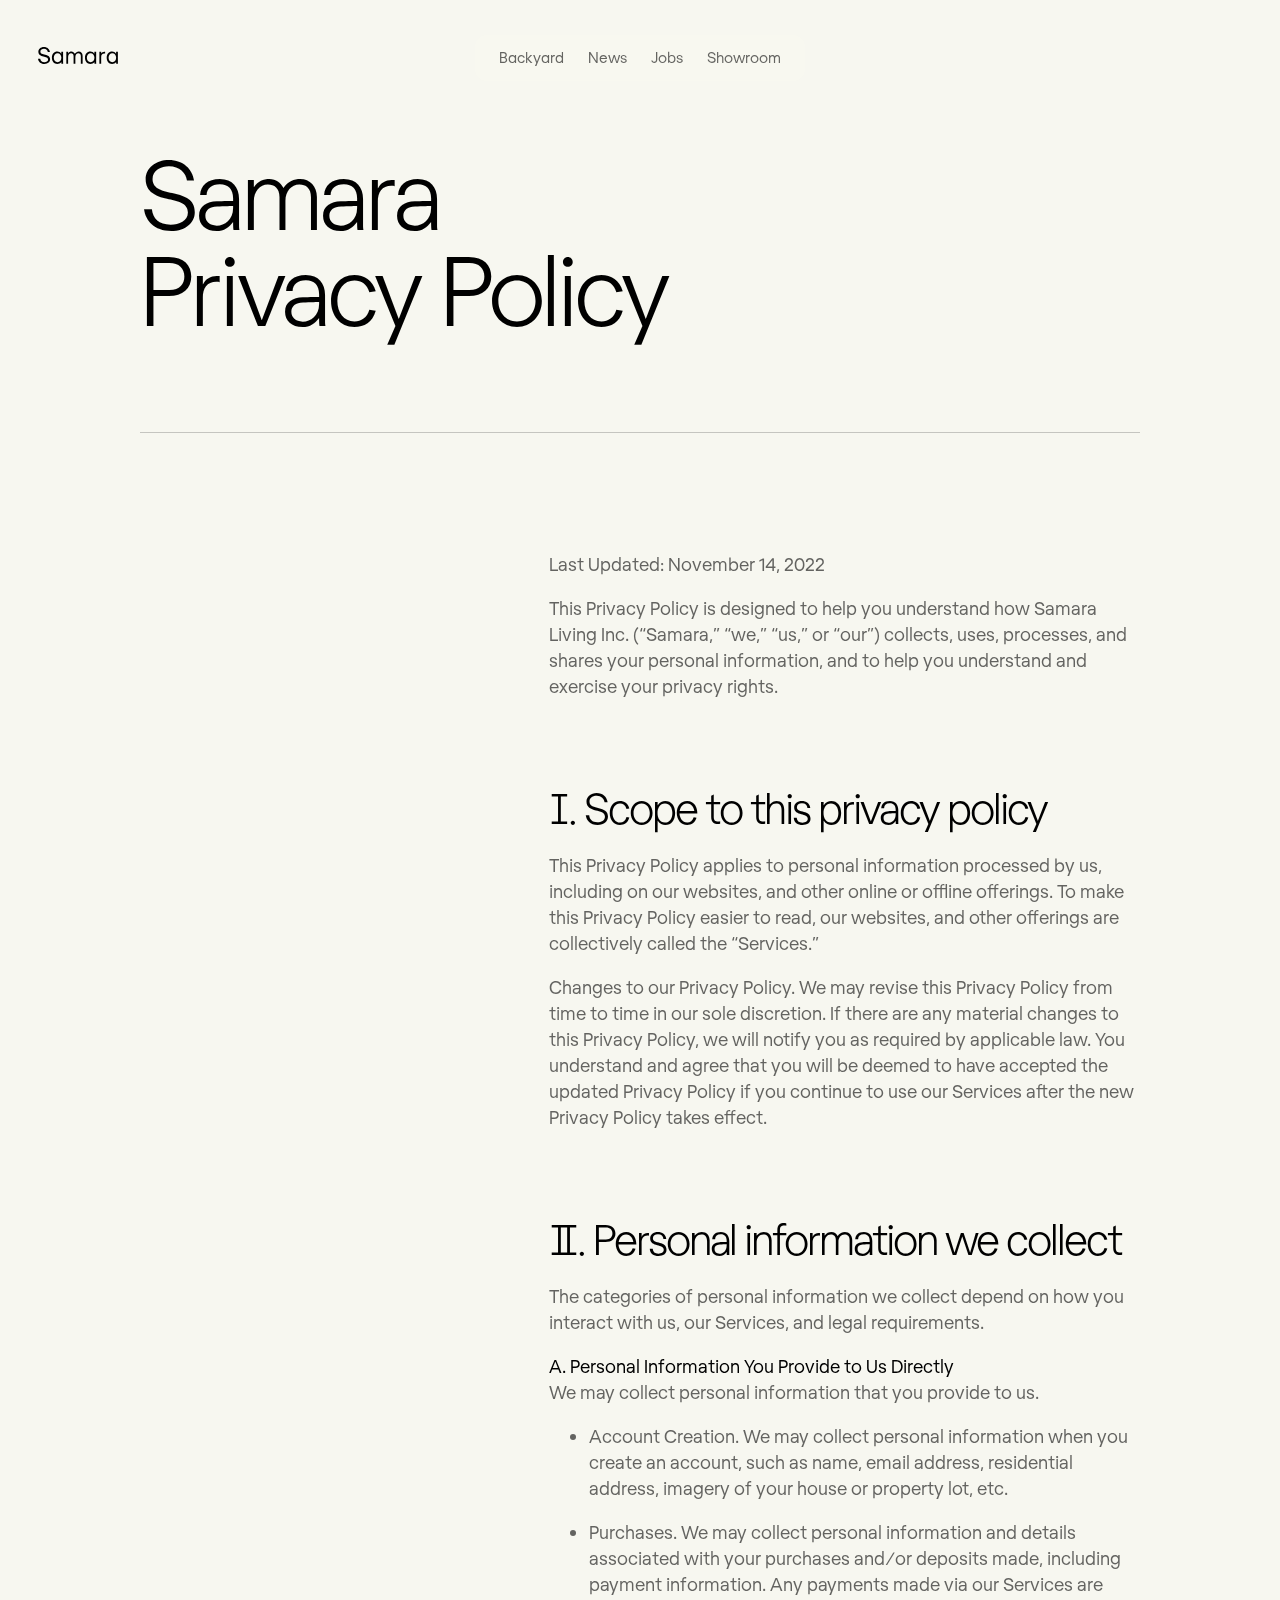
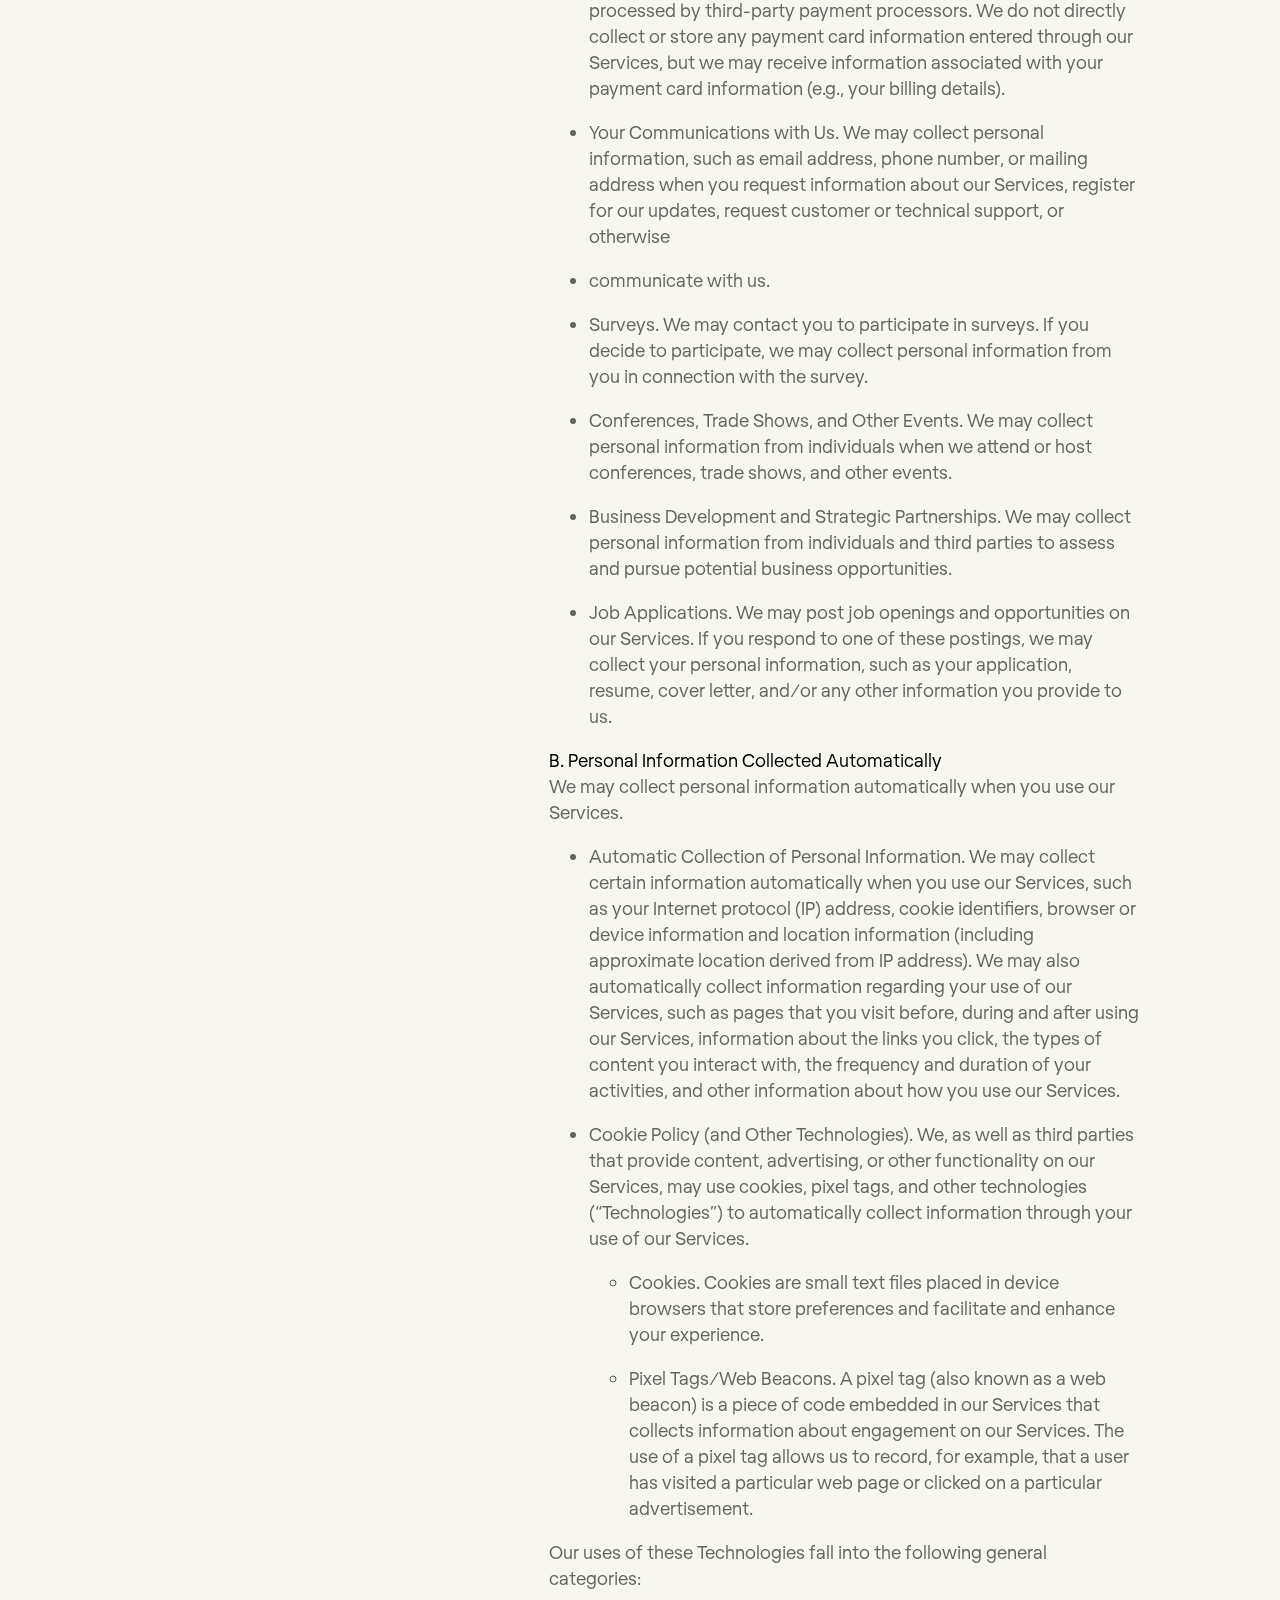
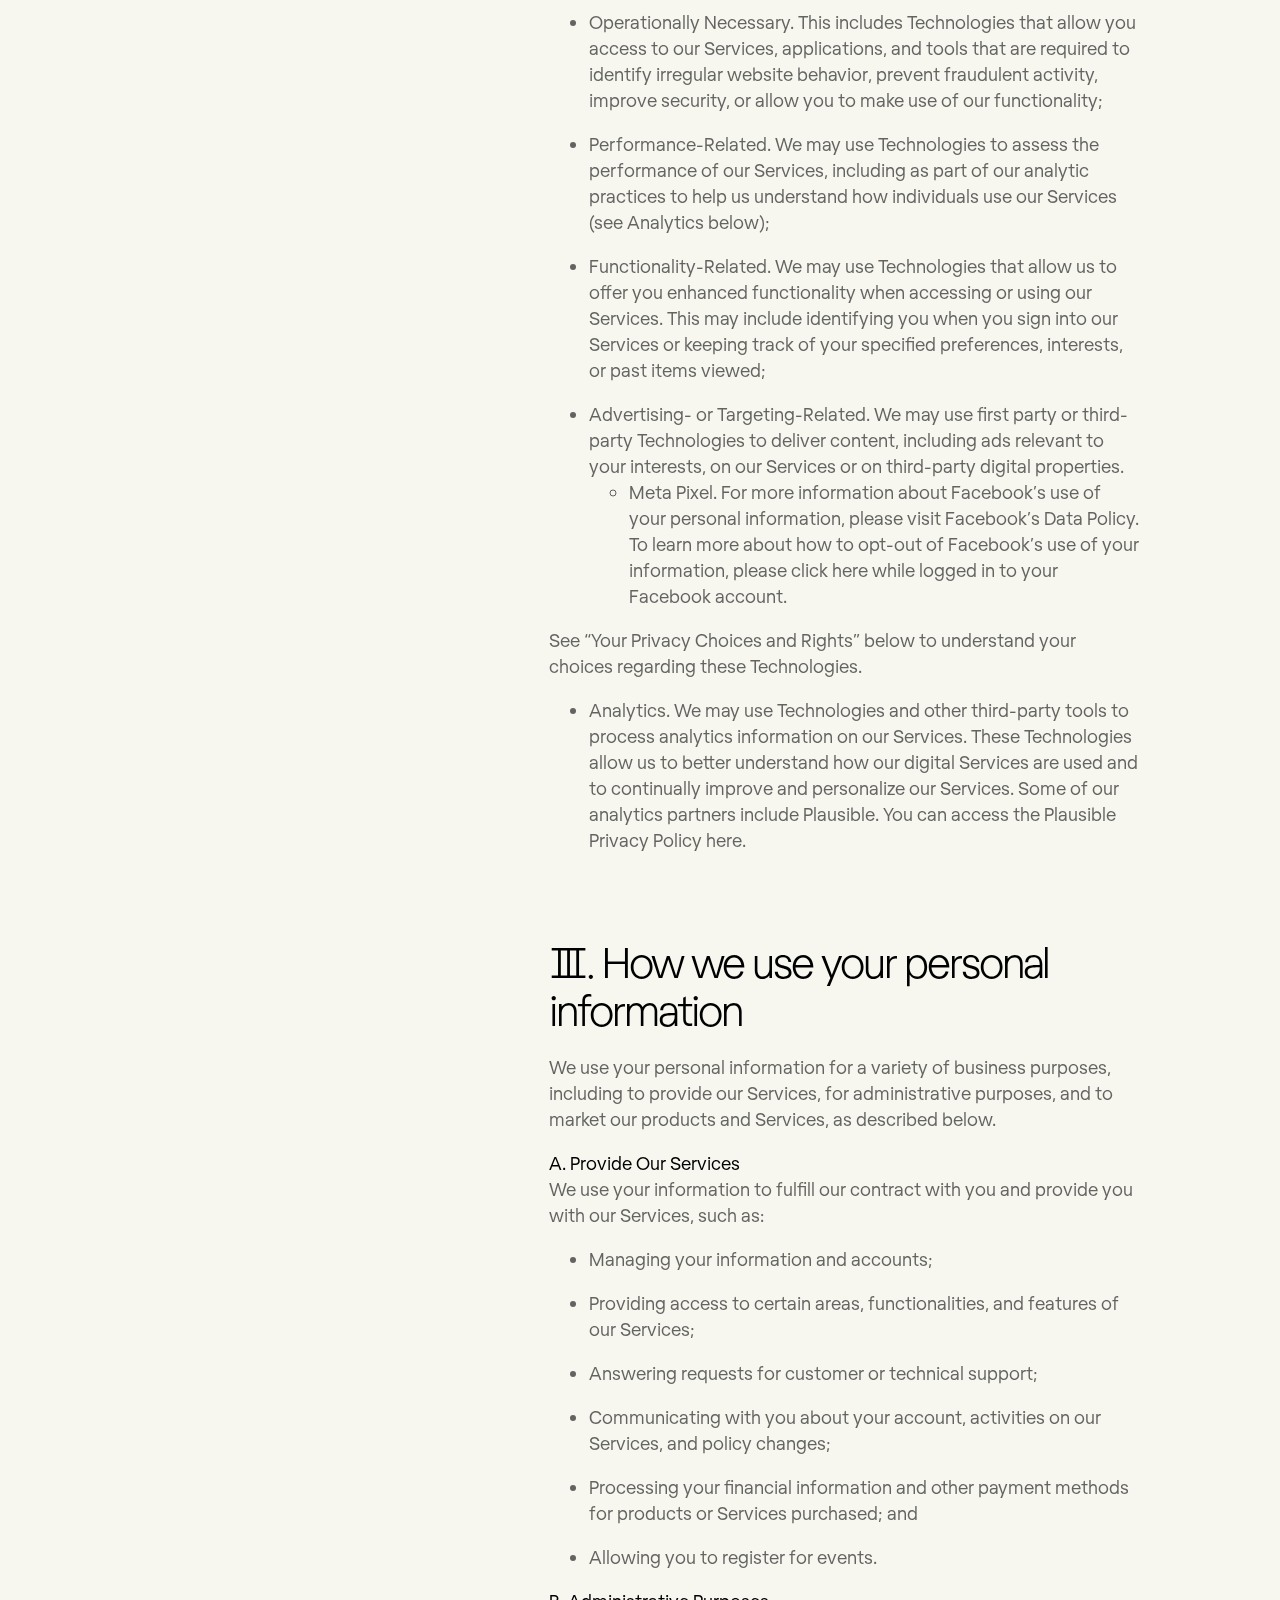
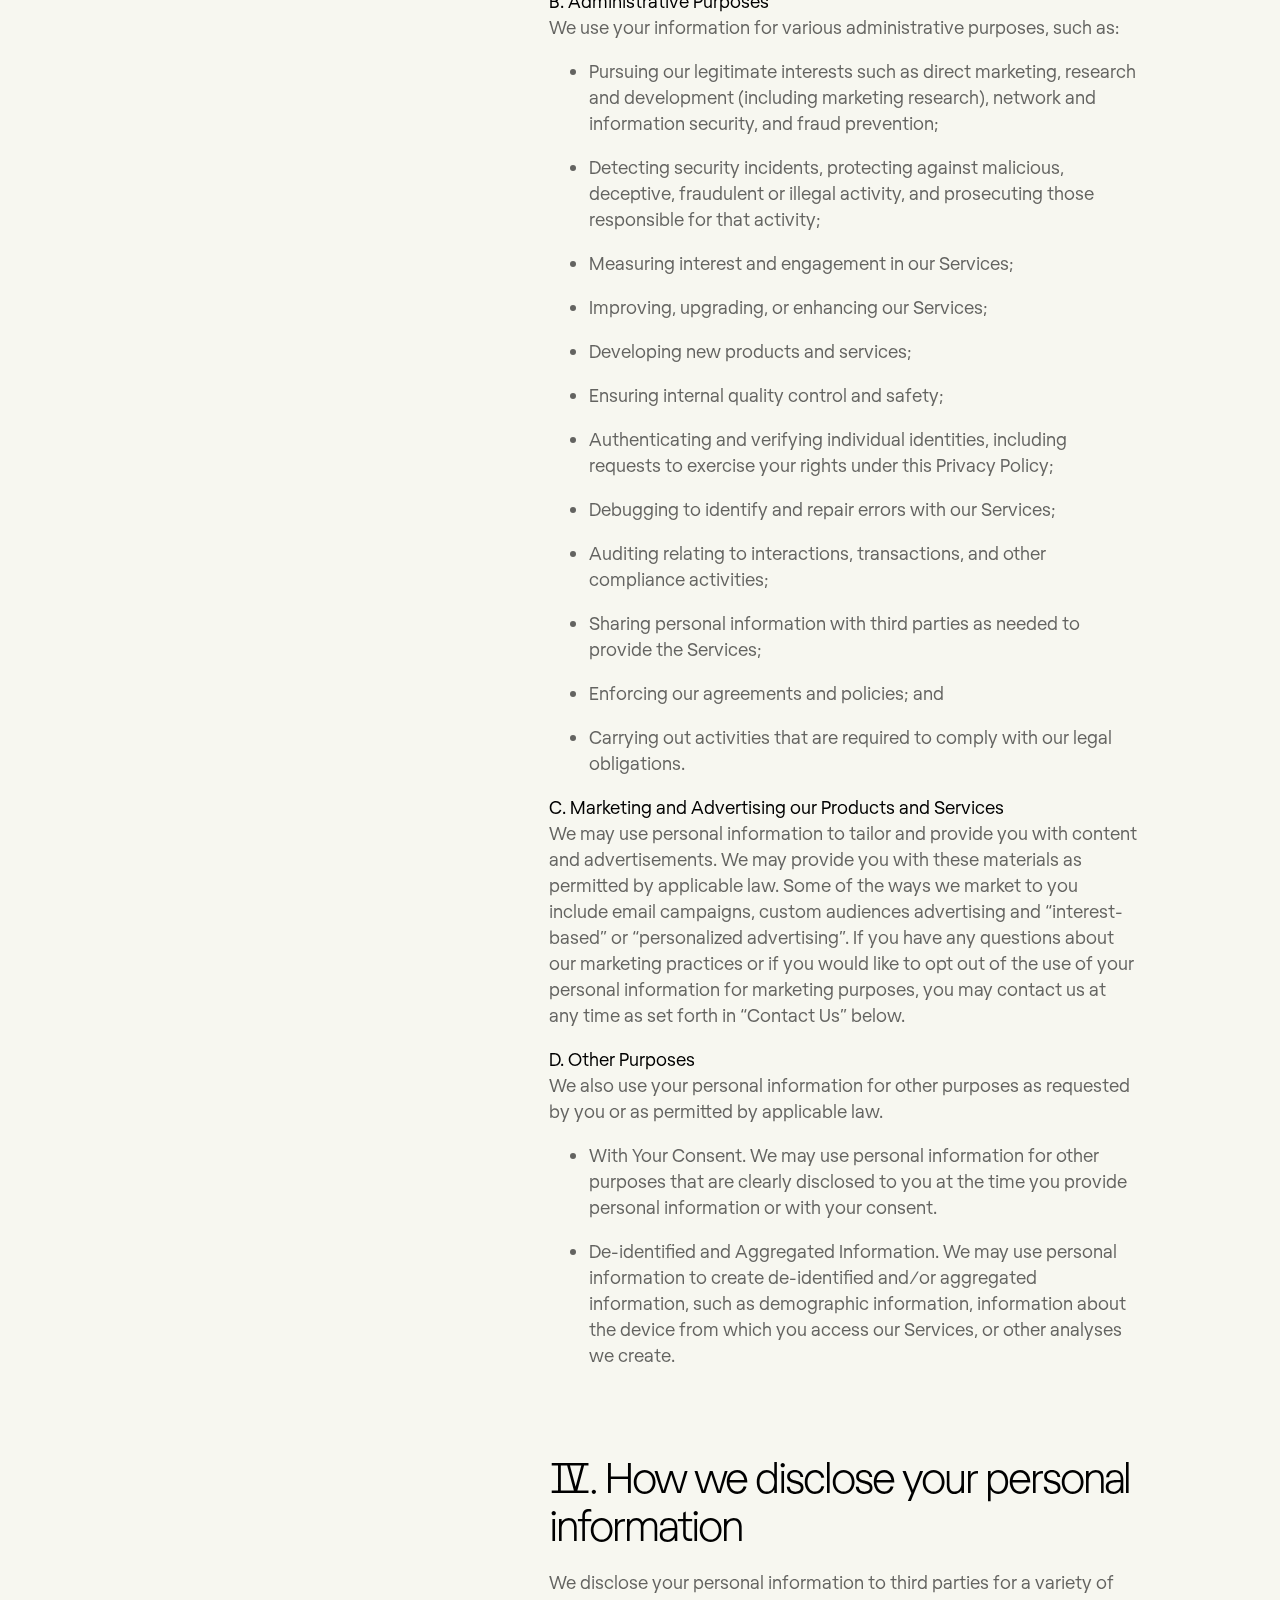
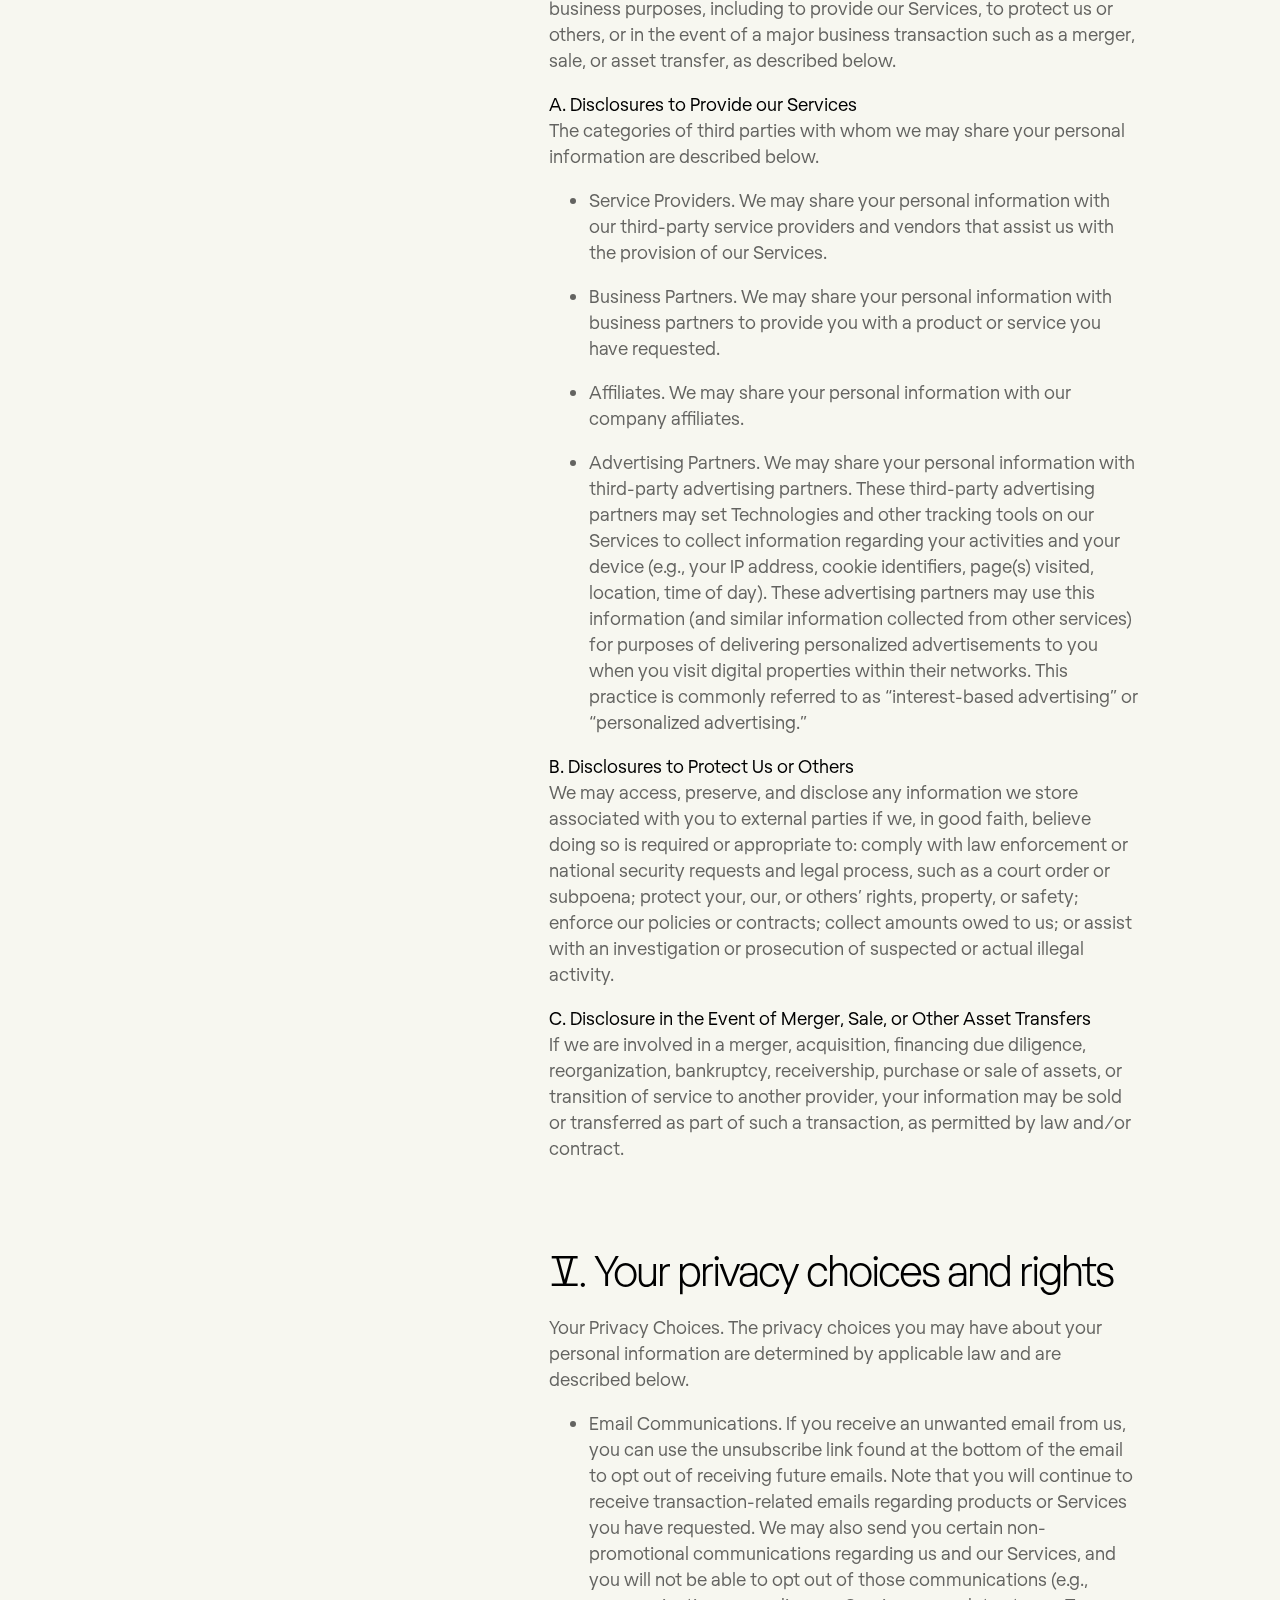
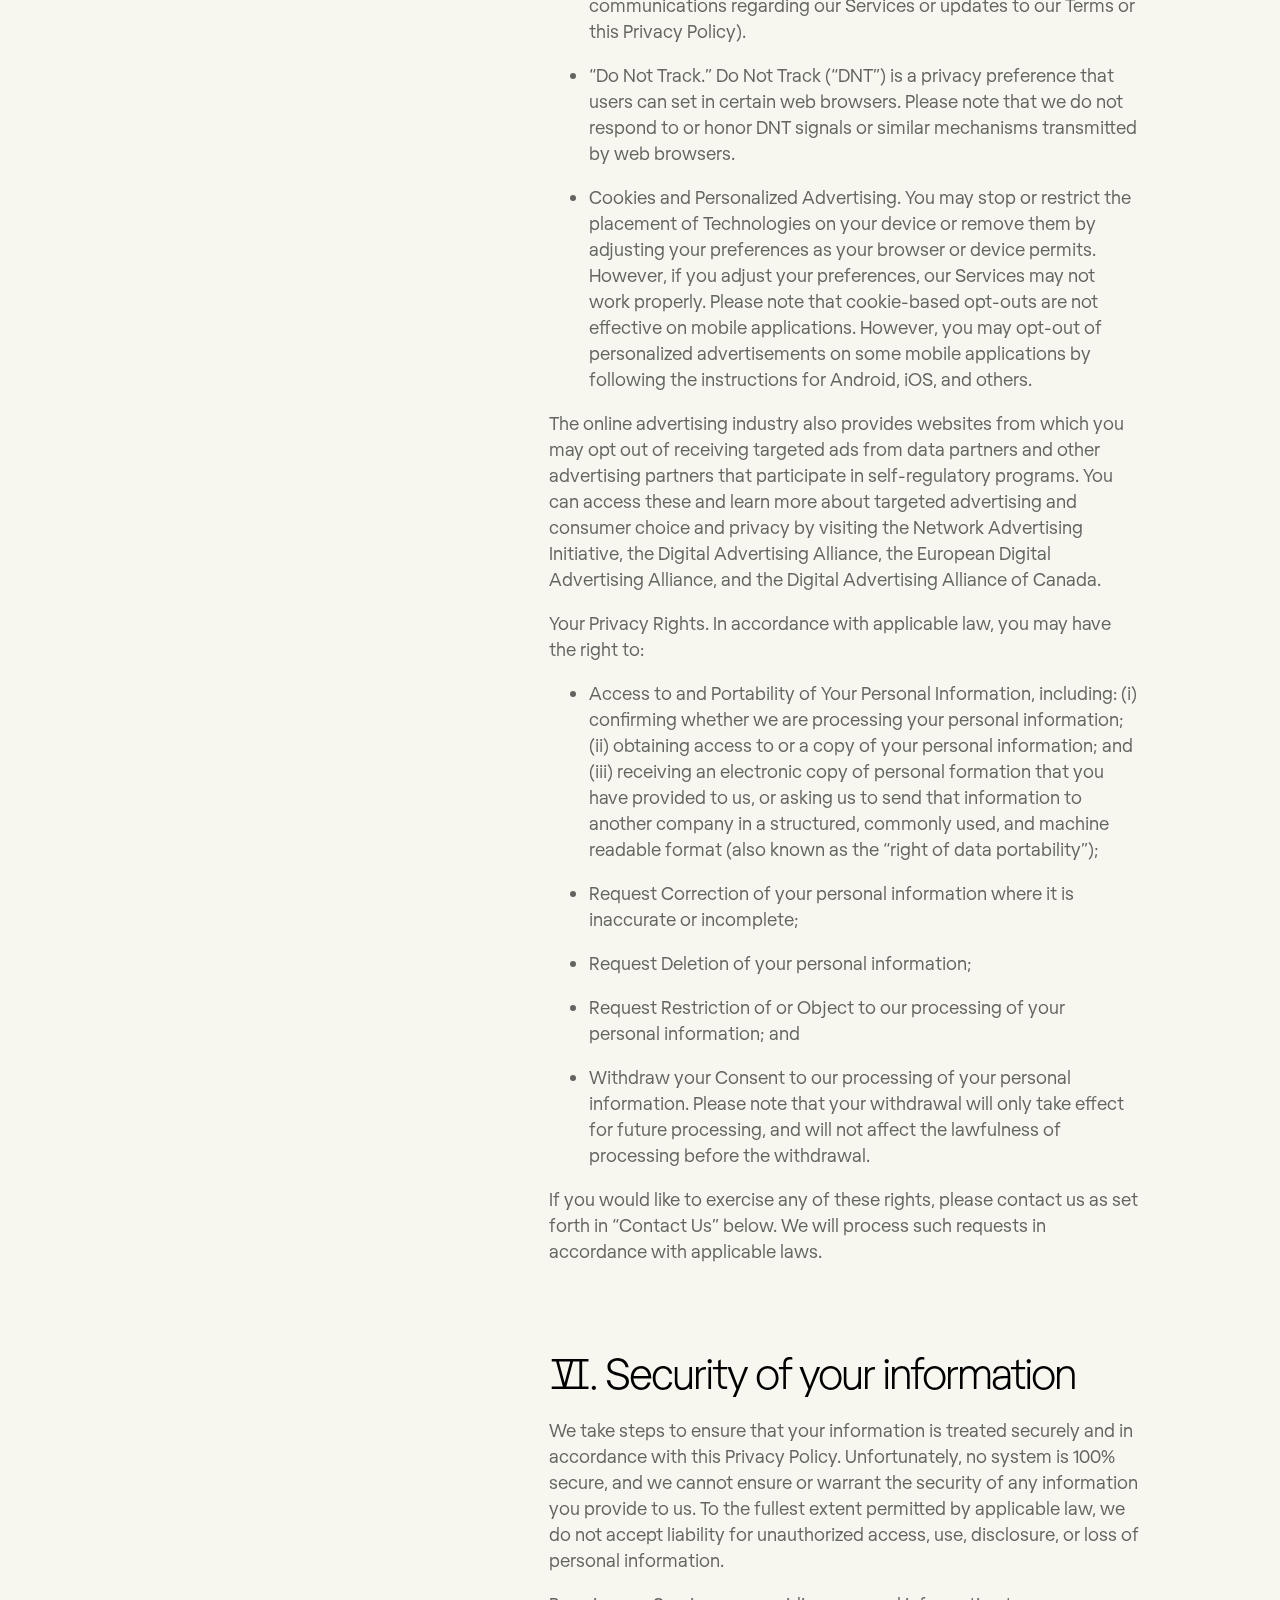
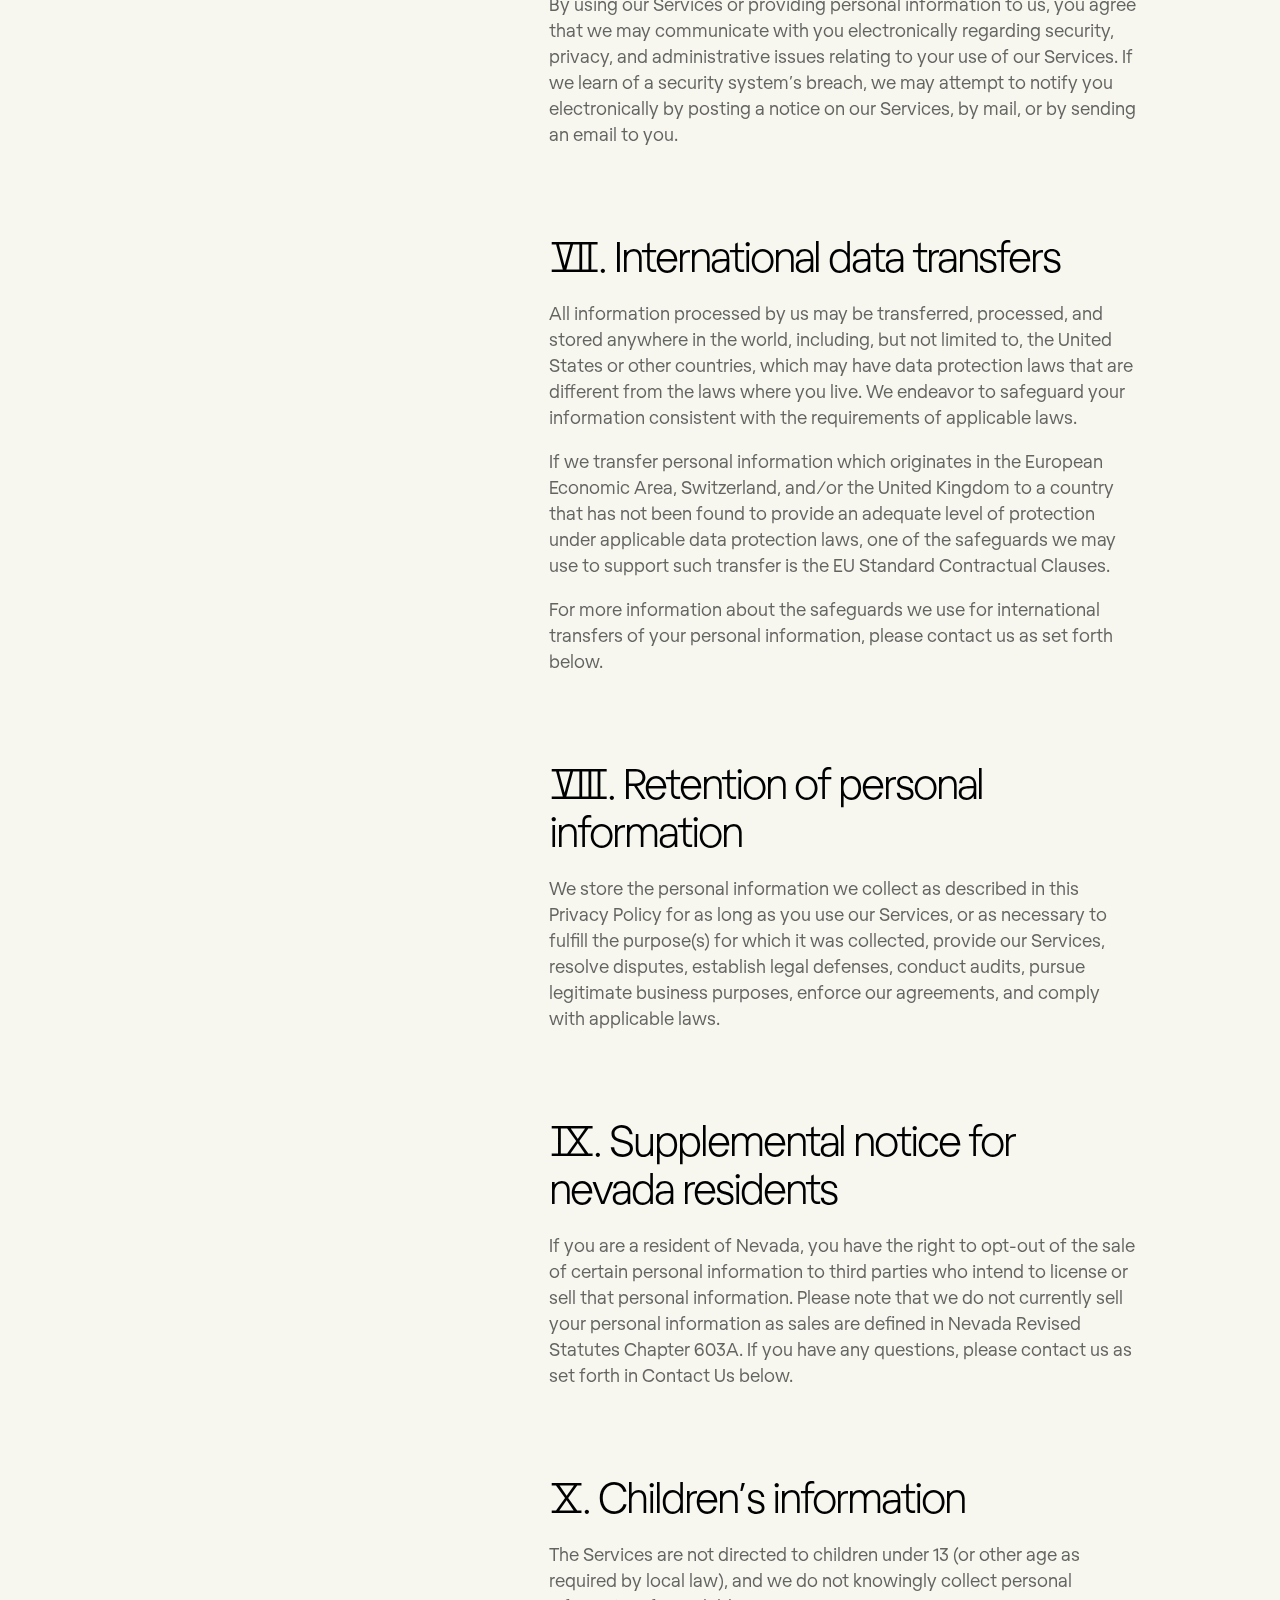
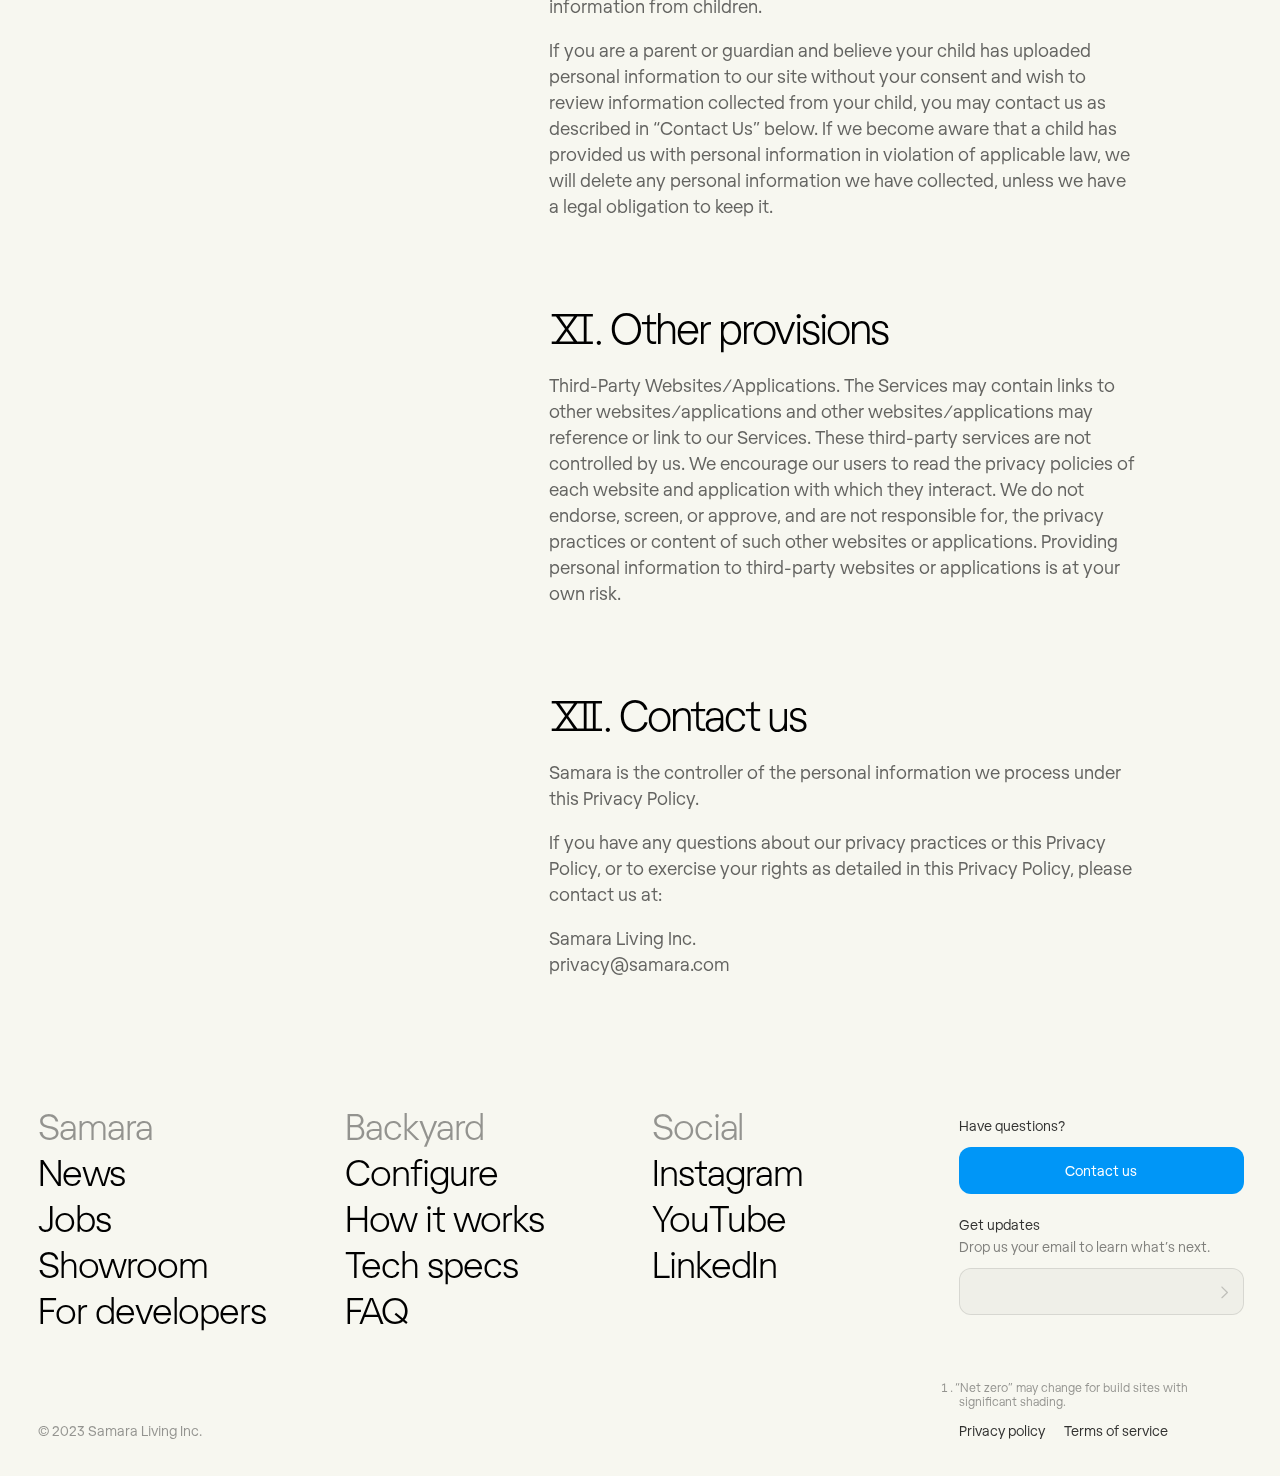
<file: privacy-policy.html>
<!DOCTYPE html>
<html xmlns="http://www.w3.org/1999/xhtml" lang="en">
    <!-- Added by HTTrack --><meta http-equiv="content-type" content="text/html;charset=utf-8" /><!-- /Added by HTTrack -->
<head>
        <meta charset="utf-8" />
        <meta
            name="viewport"
            content="initial-scale=1, width=device-width, viewport-fit=cover"
        />


        <meta name="author" content="Samara" />
        <meta name="copyright" content="Samara, Inc." />

        <meta property="og:site_name" content="Samara" />
        <meta property="og:title" content="Privacy Policy – Samara" />
        <meta property="og:type" content="website" />
        <meta property="og:image" content="https://samara.com/assets/images/banner.jpg?-858947523128953736" />
        <meta
            property="og:url"
            content="https://samara.com/privacy-policy/"
        />


        <meta property="fb:app_id" content="495582180645280" />

        <meta name="twitter:card" content="summary_large_image" />
        <meta name="twitter:site" content="@samara" />
        <meta name="twitter:title" content="Privacy Policy – Samara" />


        <meta name="twitter:image" content="https://samara.com/assets/images/banner.jpg?-858947523128953736" />

        <meta name="theme-color" content="#000000" />

        <link
            rel="apple-touch-icon"
            href="assets/images/favicons/icon76x.png"
        />
        <link
            rel="apple-touch-icon"
            href="assets/images/favicons/icon180x.png"
            sizes="180x180"
        />
        <link
            rel="apple-touch-icon"
            href="assets/images/favicons/icon152x.png"
            sizes="152x152"
        />
        <link
            rel="apple-touch-icon"
            href="assets/images/favicons/icon120x.png"
            sizes="120x120"
        />
        <link
            rel="shortcut icon"
            href="assets/images/favicons/icon64x.png"
            sizes="64x64"
            type="image/png"
        />
        <link
            rel="icon"
            type="image/png"
            href="assets/images/favicons/favicon.png"
        />
        <link
            rel="preload"
            href="assets/fonts/regola-book.woff2"
            as="font"
            type="font/woff2"
            crossorigin
        />
        <link
            rel="preload"
            href="assets/fonts/regola-light.woff2"
            as="font"
            type="font/woff2"
            crossorigin
        />

        <title>Privacy Policy – Samara</title>

        <style>
            html {
                opacity: 0;
            }
        </style>

        <link href="assets/stylesheets/index.css" rel="stylesheet" />

            <script
                src="https://js.sentry-cdn.com/0fccc211890a4ab5be5384d5d01f2041.min.js"
                crossorigin="anonymous"
            ></script>

            <script src="assets/javascripts/index.js"></script>
            <script src="assets/javascripts/calculator/bundle.js" defer="defer"></script>
            <script src="assets/javascripts/contact/bundle.js" defer="defer"></script>

            <script src="assets/javascripts/trackers.js" defer="defer"></script>
            <script
                defer
                src="https://www.googletagmanager.com/gtag/js?id=G-Y1SW8E75MN"
            ></script>
    </head>

    <body class="no-javascript legal">
    <nav class="main-navigation collapsed" data-tooltip-disabled>
        <button class="toggle">
            <span class="top">
                <span></span>
            </span>
            <span class="bottom">
                <span></span>
            </span>
        </button>

    <a href="index.html" class="logo">
        <img
            src="assets/images/logo.svg"
            width="116"
            height="24"
            alt="Samara"
            loading="lazy"
        />
    </a>

    <img
        class="multiunit logo"
        src="assets/images/logo-multiunit.svg"
        loading="lazy"
        width="265"
        height="23"
        alt="Samara for developers"
    />

    <div class="main-navigation-list">
        <ul>
            <li><a href="backyard" class="alt">Backyard</a></li>
            <li class="backyard-menu-item"><a href="backyard/how-it-works">How it works</a></li>
            <li class="backyard-menu-item"><a href="backyard/tech-specs">Tech specs</a></li>
            <li class="backyard-menu-item"><a href="backyard/faq">FAQ</a></li>
            <li class="pages-menu-item"><a href="newsroom">News</a></li>
            <li class="pages-menu-item"><a href="jobs">Jobs</a></li>
            <li class="pages-menu-item"><a href="showroom">Showroom</a></li>
        </ul>
    </div>

    <a href="backyard/configure" class="backyard-configure button-rounded button-rounded-blue m-type-12">Configure now</a>

    <a href="developers" class="multiunit backyard-configure button-rounded button-rounded-blue">
        <img src="assets/images/icons/phone-white.svg" loading="lazy" />
        <span>Get in touch</span>
    </a>
</nav>


    <main>
        <div class="page">
                <div class="row">
<h1>Samara<br>Privacy Policy</h1>

<div class="text">
<p>Last Updated: November 14, 2022</p>

<p>This Privacy Policy is designed to help you understand how Samara Living Inc. (“Samara,” “we,” “us,” or “our”) collects, uses, processes, and shares your personal information, and to help you understand and exercise your privacy rights.</p>

<h2>Ⅰ. Scope to this privacy policy</h2>

<p>This Privacy Policy applies to personal information processed by us, including on our websites, and other online or offline offerings. To make this Privacy Policy easier to read, our websites, and other offerings are collectively called the “Services.”</p>





<p>Changes to our Privacy Policy. We may revise this Privacy Policy from time to time in our sole discretion. If there are any material changes to this Privacy Policy, we will notify you as required by applicable law. You understand and agree that you will be deemed to have accepted the updated Privacy Policy if you continue to use our Services after the new Privacy Policy takes effect.</p>

<h2>Ⅱ. Personal information we collect</h2>

<p>The categories of personal information we collect depend on how you interact with us, our Services, and legal requirements.</p>

<h3>A. Personal Information You Provide to Us Directly</h3>

<p>We may collect personal information that you provide to us.</p>

<ul>
<li>Account Creation. We may collect personal information when you create an account, such as name, email address, residential address, imagery of your house or property lot, etc.</li>
<li>Purchases. We may collect personal information and details associated with your purchases and/or deposits made, including payment information. Any payments made via our Services are processed by third-party payment processors. We do not directly collect or store any payment card information entered through our Services, but we may receive information associated with your payment card information (e.g., your billing details).</li>
<li>Your Communications with Us. We may collect personal information, such as email address, phone number, or mailing address when you request information about our Services, register for our updates, request customer or technical support, or otherwise <li>communicate with us.</li>
<li>Surveys. We may contact you to participate in surveys. If you decide to participate, we may collect personal information from you in connection with the survey.</li>
<li>Conferences, Trade Shows, and Other Events. We may collect personal information from individuals when we attend or host conferences, trade shows, and other events.</li>
<li>Business Development and Strategic Partnerships. We may collect personal information from individuals and third parties to assess and pursue potential business opportunities.</li>
<li>Job Applications. We may post job openings and opportunities on our Services. If you respond to one of these postings, we may collect your personal information, such as your application, resume, cover letter, and/or any other information you provide to us.</li>
</ul>

<h3>B. Personal Information Collected Automatically</h3>

<p>We may collect personal information automatically when you use our Services.</p>

<ul>
<li>Automatic Collection of Personal Information. We may collect certain information automatically when you use our Services, such as your Internet protocol (IP) address, cookie identifiers, browser or device information and location information (including approximate location derived from IP address). We may also automatically collect information regarding your use of our Services, such as pages that you visit before, during and after using our Services, information about the links you click, the types of content you interact with, the frequency and duration of your activities, and other information about how you use our Services.</li>

<li>Cookie Policy (and Other Technologies). We, as well as third parties that provide content, advertising, or other functionality on our Services, may use cookies, pixel tags, and other technologies (“Technologies”) to automatically collect information through your use of our Services.</li>

<ul>
    <li>Cookies. Cookies are small text files placed in device browsers that store preferences and facilitate and enhance your experience.

    <li>Pixel Tags/Web Beacons. A pixel tag (also known as a web beacon) is a piece of code embedded in our Services that collects information about engagement on our Services. The use of a pixel tag allows us to record, for example, that a user has visited a particular web page or clicked on a particular advertisement.
    </li></ul></li>
</ul>

<p>Our uses of these Technologies fall into the following general categories:</p>

<ul>
<li>Operationally Necessary. This includes Technologies that allow you access to our Services, applications, and tools that are required to identify irregular website behavior, prevent fraudulent activity, improve security, or allow you to make use of our functionality;</li>

<li>Performance-Related. We may use Technologies to assess the performance of our Services, including as part of our analytic practices to help us understand how individuals use our Services (see Analytics below);</li>

<li>Functionality-Related. We may use Technologies that allow us to offer you enhanced functionality when accessing or using our Services. This may include identifying you when you sign into our Services or keeping track of your specified preferences, interests, or past items viewed;</li>

<li>Advertising- or Targeting-Related. We may use first party or third-party Technologies to deliver content, including ads relevant to your interests, on our Services or on third-party digital properties.

<ul>
<li>Meta Pixel. For more information about Facebook’s use of your personal information, please visit Facebook’s <a href="https://www.facebook.com/policy.php">Data Policy</a>. To learn more about how to opt-out of Facebook’s use of your information, please click <a href="https://www.facebook.com/settings?tab=ads">here</a> while logged in to your Facebook account.</li>
</ul></li></ul>

<p>See “Your Privacy Choices and Rights” below to understand your choices regarding these Technologies.</p>

<ul>
<li>Analytics. We may use Technologies and other third-party tools to process analytics information on our Services. These Technologies allow us to better understand how our digital Services are used and to continually improve and personalize our Services. Some of our analytics partners include Plausible. You can access the Plausible Privacy Policy <a href="https://plausible.io/data-policy">here</a>.</li></ul>

<h2>Ⅲ. How we use your personal information</h2>

<p>We use your personal information for a variety of business purposes, including to provide our Services, for administrative purposes, and to market our products and Services, as described below.</p>

<h3>A. Provide Our Services</h3>

<p>We use your information to fulfill our contract with you and provide you with our Services, such as:</p>

<ul>
<li>Managing your information and accounts;</li>
<li>Providing access to certain areas, functionalities, and features of our Services;</li>
<li>Answering requests for customer or technical support;</li>
<li>Communicating with you about your account, activities on our Services, and policy changes;</li>
<li>Processing your financial information and other payment methods for products or Services purchased; and</li>
<li>Allowing you to register for events.</li>
</ul>

<h3>B. Administrative Purposes</h3>

<p>We use your information for various administrative purposes, such as:</p>

<ul>
<li>Pursuing our legitimate interests such as direct marketing, research and development (including marketing research), network and information security, and fraud prevention;</li>
<li>Detecting security incidents, protecting against malicious, deceptive, fraudulent or illegal activity, and prosecuting those responsible for that activity;</li>
<li>Measuring interest and engagement in our Services;</li>
<li>Improving, upgrading, or enhancing our Services;</li>
<li>Developing new products and services;</li>
<li>Ensuring internal quality control and safety;</li>
<li>Authenticating and verifying individual identities, including requests to exercise your rights under this Privacy Policy;</li>
<li>Debugging to identify and repair errors with our Services;</li>
<li>Auditing relating to interactions, transactions, and other compliance activities;</li>
<li>Sharing personal information with third parties as needed to provide the Services;</li>
<li>Enforcing our agreements and policies; and</li>
<li>Carrying out activities that are required to comply with our legal obligations.</li>
</ul>

<h3>C. Marketing and Advertising our Products and Services</h3>

<p>We may use personal information to tailor and provide you with content and advertisements. We may provide you with these materials as permitted by applicable law. Some of the ways we market to you include email campaigns, custom audiences advertising and “interest-based” or “personalized advertising”. If you have any questions about our marketing practices or if you would like to opt out of the use of your personal information for marketing purposes, you may contact us at any time as set forth in “Contact Us” below.</p>

<h3>D. Other Purposes</h3>

<p>We also use your personal information for other purposes as requested by you or as permitted by applicable law.</p>

<ul>
<li>With Your Consent. We may use personal information for other purposes that are clearly disclosed to you at the time you provide personal information or with your consent.</li>
<li>De-identified and Aggregated Information. We may use personal information to create de-identified and/or aggregated information, such as demographic information, information about the device from which you access our Services, or other analyses we create.</li>
</ul>

<h2>Ⅳ. How we disclose your personal information</h2>

<p>We disclose your personal information to third parties for a variety of business purposes, including to provide our Services, to protect us or others, or in the event of a major business transaction such as a merger, sale, or asset transfer, as described below.</p>

<h3>A. Disclosures to Provide our Services</h3>

<p>The categories of third parties with whom we may share your personal information are described below.</p>

<ul>
<li>Service Providers. We may share your personal information with our third-party service providers and vendors that assist us with the provision of our Services.</li>
<li>Business Partners. We may share your personal information with business partners to provide you with a product or service you have requested.</li>
<li>Affiliates. We may share your personal information with our company affiliates.</li>
<li>Advertising Partners. We may share your personal information with third-party advertising partners. These third-party advertising partners may set Technologies and other tracking tools on our Services to collect information regarding your activities and your device (e.g., your IP address, cookie identifiers, page(s) visited, location, time of day). These advertising partners may use this information (and similar information collected from other services) for purposes of delivering personalized advertisements to you when you visit digital properties within their networks. This practice is commonly referred to as “interest-based advertising” or “personalized advertising.”</li>
</ul>

<h3>B. Disclosures to Protect Us or Others</h3>

<p>We may access, preserve, and disclose any information we store associated with you to external parties if we, in good faith, believe doing so is required or appropriate to: comply with law enforcement or national security requests and legal process, such as a court order or subpoena; protect your, our, or others’ rights, property, or safety; enforce our policies or contracts; collect amounts owed to us; or assist with an investigation or prosecution of suspected or actual illegal activity.</p>

<h3>C. Disclosure in the Event of Merger, Sale, or Other Asset Transfers</h3>

<p>If we are involved in a merger, acquisition, financing due diligence, reorganization, bankruptcy, receivership, purchase or sale of assets, or transition of service to another provider, your information may be sold or transferred as part of such a transaction, as permitted by law and/or contract.</p>

<h2>Ⅴ. Your privacy choices and rights</h2>

<p>Your Privacy Choices. The privacy choices you may have about your personal information are determined by applicable law and are described below.</p>

<ul>
<li>Email Communications. If you receive an unwanted email from us, you can use the unsubscribe link found at the bottom of the email to opt out of receiving future emails. Note that you will continue to receive transaction-related emails regarding products or Services you have requested. We may also send you certain non-promotional communications regarding us and our Services, and you will not be able to opt out of those communications (e.g., communications regarding our Services or updates to our Terms or this Privacy Policy).</li>
<li>“Do Not Track.” Do Not Track (“DNT”) is a privacy preference that users can set in certain web browsers. Please note that we do not respond to or honor DNT signals or similar mechanisms transmitted by web browsers.</li>
<li>Cookies and Personalized Advertising. You may stop or restrict the placement of Technologies on your device or remove them by adjusting your preferences as your browser or device permits. However, if you adjust your preferences, our Services may not work properly. Please note that cookie-based opt-outs are not effective on mobile applications. However, you may opt-out of personalized advertisements on some mobile applications by following the instructions for Android, iOS, and others.</li>
</ul>

<p>The online advertising industry also provides websites from which you may opt out of receiving targeted ads from data partners and other advertising partners that participate in self-regulatory programs. You can access these and learn more about targeted advertising and consumer choice and privacy by visiting the <a href="https://www.networkadvertising.org/managing/opt_out.asp">Network Advertising Initiative</a>, the <a href="https://www.aboutads.info/choices/">Digital Advertising Alliance</a>, the <a href="https://www.youronlinechoices.eu/">European Digital Advertising Alliance</a>, and the <a href="https://youradchoices.ca/choices/">Digital Advertising Alliance of Canada</a>.</p>

<p>Your Privacy Rights. In accordance with applicable law, you may have the right to:</p>

<ul>
<li>Access to and Portability of Your Personal Information, including: (i) confirming whether we are processing your personal information; (ii) obtaining access to or a copy of your personal information; and (iii) receiving an electronic copy of personal formation that you have provided to us, or asking us to send that information to another company in a structured, commonly used, and machine readable format (also known as the “right of data portability”);</li>
<li>Request Correction of your personal information where it is inaccurate or incomplete;</li>
<li>Request Deletion of your personal information;</li>
<li>Request Restriction of or Object to our processing of your personal information; and</li>
<li>Withdraw your Consent to our processing of your personal information. Please note that your withdrawal will only take effect for future processing, and will not affect the lawfulness of processing before the withdrawal.</li>
</ul>

<p>If you would like to exercise any of these rights, please contact us as set forth in “Contact Us” below. We will process such requests in accordance with applicable laws.</p>

<h2>Ⅵ. Security of your information</h2>

<p>We take steps to ensure that your information is treated securely and in accordance with this Privacy Policy. Unfortunately, no system is 100% secure, and we cannot ensure or warrant the security of any information you provide to us. To the fullest extent permitted by applicable law, we do not accept liability for unauthorized access, use, disclosure, or loss of personal information.</p>

<p>By using our Services or providing personal information to us, you agree that we may communicate with you electronically regarding security, privacy, and administrative issues relating to your use of our Services. If we learn of a security system’s breach, we may attempt to notify you electronically by posting a notice on our Services, by mail, or by sending an email to you.</p>

<h2>Ⅶ. International data transfers</h2>

<p>All information processed by us may be transferred, processed, and stored anywhere in the world, including, but not limited to, the United States or other countries, which may have data protection laws that are different from the laws where you live. We endeavor to safeguard your information consistent with the requirements of applicable laws.</p>

<p>If we transfer personal information which originates in the European Economic Area, Switzerland, and/or the United Kingdom to a country that has not been found to provide an adequate level of protection under applicable data protection laws, one of the safeguards we may use to support such transfer is the <a href="https://ec.europa.eu/info/law/law-topic/data-protection/international-dimension-data-protection/standard-contractual-clauses-scc/standard-contractual-clauses-international-transfers_en">EU Standard Contractual Clauses</a>.</p>

<p>For more information about the safeguards we use for international transfers of your personal information, please contact us as set forth below.</p>

<h2>Ⅷ. Retention of personal information</h2>

<p>We store the personal information we collect as described in this Privacy Policy for as long as you use our Services, or as necessary to fulfill the purpose(s) for which it was collected, provide our Services, resolve disputes, establish legal defenses, conduct audits, pursue legitimate business purposes, enforce our agreements, and comply with applicable laws.</p>

<h2>Ⅸ. Supplemental notice for nevada residents</h2>

<p>If you are a resident of Nevada, you have the right to opt-out of the sale of certain personal information to third parties who intend to license or sell that personal information. Please note that we do not currently sell your personal information as sales are defined in Nevada Revised Statutes Chapter 603A. If you have any questions, please contact us as set forth in Contact Us below.</p>

<h2>Ⅹ. Children’s information</h2>

<p>The Services are not directed to children under 13 (or other age as required by local law), and we do not knowingly collect personal information from children.</p>

<p>If you are a parent or guardian and believe your child has uploaded personal information to our site without your consent and wish to review information collected from your child, you may contact us as described in “Contact Us” below. If we become aware that a child has provided us with personal information in violation of applicable law, we will delete any personal information we have collected, unless we have a legal obligation to keep it.</p>

<h2>Ⅺ. Other provisions</h2>

<p>Third-Party Websites/Applications. The Services may contain links to other websites/applications and other websites/applications may reference or link to our Services. These third-party services are not controlled by us. We encourage our users to read the privacy policies of each website and application with which they interact. We do not endorse, screen, or approve, and are not responsible for, the privacy practices or content of such other websites or applications. Providing personal information to third-party websites or applications is at your own risk.</p>

<h2>Ⅻ. Contact us</h2>

<p>Samara is the controller of the personal information we process under this Privacy Policy.</p>

<p>If you have any questions about our privacy practices or this Privacy Policy, or to exercise your rights as detailed in this Privacy Policy, please contact us at:</p>

<p>
Samara Living Inc.<br>privacy@samara.com
</p>
</div>
</div>

<div class="footer-nav footer-nav-variant-light">
    <div class="modern-grid">
        <ul class="column-3">
                <li><a href="index.html">Samara</a></li>
                <li><a href="newsroom">News</a></li>
                <li><a href="jobs">Jobs</a></li>
                <li><a href="showroom">Showroom</a></li>
                <li><a href="developers">For developers</a></li>
        </ul>
        <ul class="column-3">
                <li><a href="backyard">Backyard</a></li>
                <li><a href="backyard/configure">Configure</a></li>
                <li><a href="backyard/how-it-works">How it works</a></li>
                <li><a href="backyard/tech-specs">Tech specs</a></li>
                <li><a href="backyard/faq">FAQ</a></li>
        </ul>
        <ul class="column-3">
                <li><div class="m-spacer-24"></div>Social</li>
                <li><a href="https://instagram.com/meetsamara" target="_blank">Instagram</a></li>
                <li><a href="https://www.youtube.com/@meetsamara/" target="_blank">YouTube</a></li>
                <li><a href="https://www.linkedin.com/company/meetsamara" target="_blank">LinkedIn</a></li>
        </ul>

        <div class="column-3 m-column-6 footer-contact">
            <div class="m-spacer-32"></div>
            <div class="m-spacer-16"></div>
            <div class="type-14">Have questions?</div>
            <button class="type-14" onclick="Contact.show({ variant: 'default' })">Contact us</button>
            <div class="spacer-8"></div>
            <div class="footer-contact-subscription">
                <div class="type-14">Get updates</div>
                <div class="type-14 footer-contact-secondary">Drop us your email to learn what’s next.</div>
                <form class="footer-contact-input" action="https://www.samara.com/">
                    <input type="email" class="type-14 m-type-16" required name="email" aria-label="Your email" />
                    <input loading="lazy" type="image" src="assets/images/icons/chevron-white.svg" alt="Submit">
                    <div class="loader">
                        <div></div>
                        <div></div>
                        <div></div>
                    </div>
                </form>
                <div class="type-14 footer-contact-secondary footer-contact-subscription-success-note">
                    <img loading="lazy" src="assets/images/icons/checkmark-white.svg" width="12" height="12" alt="Checkmark"> You’ve subscribed to Samara updates.
                </div>
            </div>
        </div>
    </div>
    <div class="spacer-32"></div>
    <div class="modern-grid type-14 footer-legal">
        <div class="column-9 m-column-6">
            © 2023 Samara Living Inc.
            <div class="m-spacer-8"></div>
        </div>
        <div class="column-3 m-column-6">
            <ol class="footnotes">
                <li>“Net zero” may change for build sites with significant shading.</li>
            </ol>
            <a href="privacy-policy">Privacy policy</a>
            <a href="terms-of-service">Terms of service</a>
        </div>
    </div>
    <div class="m-spacer-16"></div>
</div>


        </div>
    </main>

    <div id="calculator"></div>
    <div id="contact"></div>

    <div id="tooltip" >
    <div class="tooltip-container">
        <svg class="arrow-left" width="15" height="11" viewBox="0 0 15 11" fill="none" xmlns="http://www.w3.org/2000/svg">
            <path d="M4.87021 0.000151566L5.8403 1.01123L2.57369 4.46575L15 4.46575L15 5.89811L2.57369 5.89811L5.8601 9.37369L4.89001 10.3848L-4.54847e-07 5.18193L4.87021 0.000151566Z" fill="black" style="fill:black;fill:black;fill-opacity:1;"/>
        </svg>
        <span class="type-18"></span>
        <svg class="arrow-right" width="15" height="11" viewBox="0 0 15 11" fill="none" xmlns="http://www.w3.org/2000/svg">
            <path d="M10.1298 10.3846L9.1597 9.37354L12.4263 5.91902H0V4.48666H12.4263L9.1399 1.01108L10.11 0L15 5.20284L10.1298 10.3846Z" fill="black" style="fill:black;fill:black;fill-opacity:1;"/>
        </svg>
    </div>
</div>

</body>

</html>
</file>
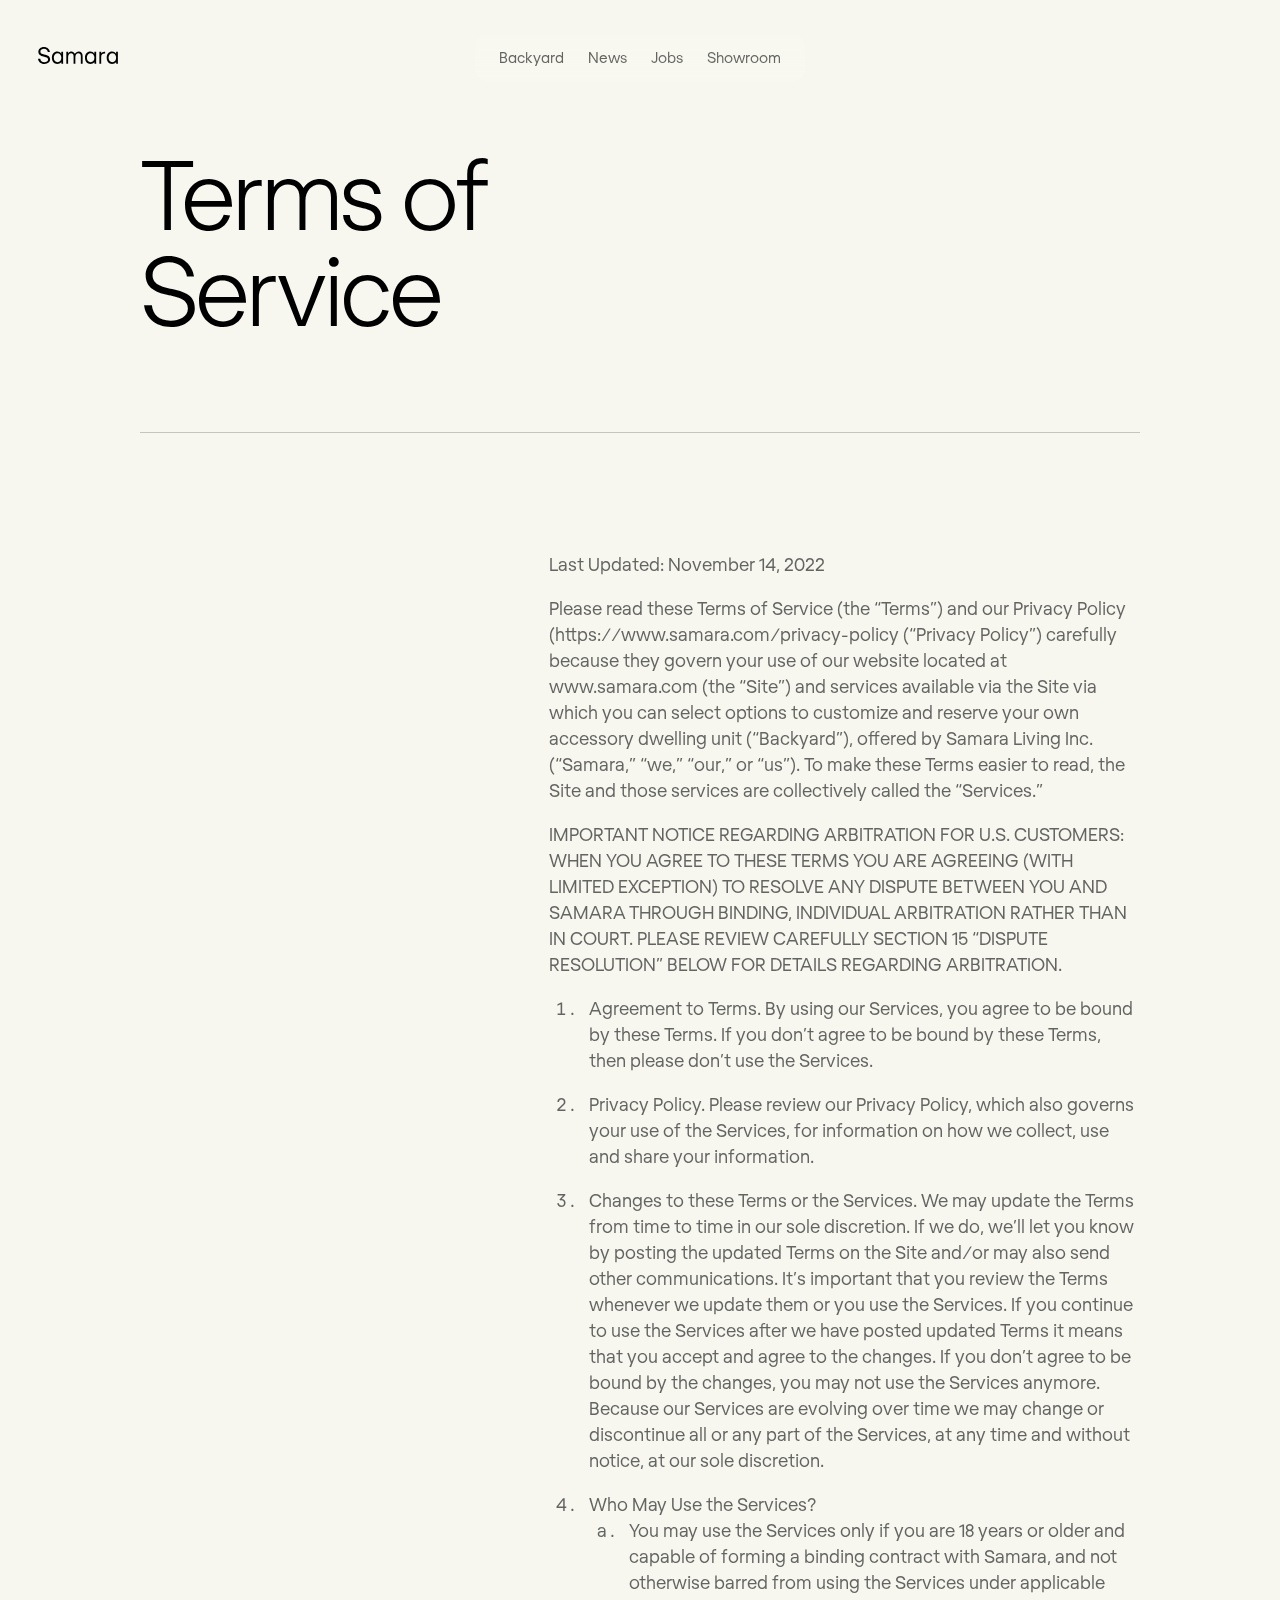
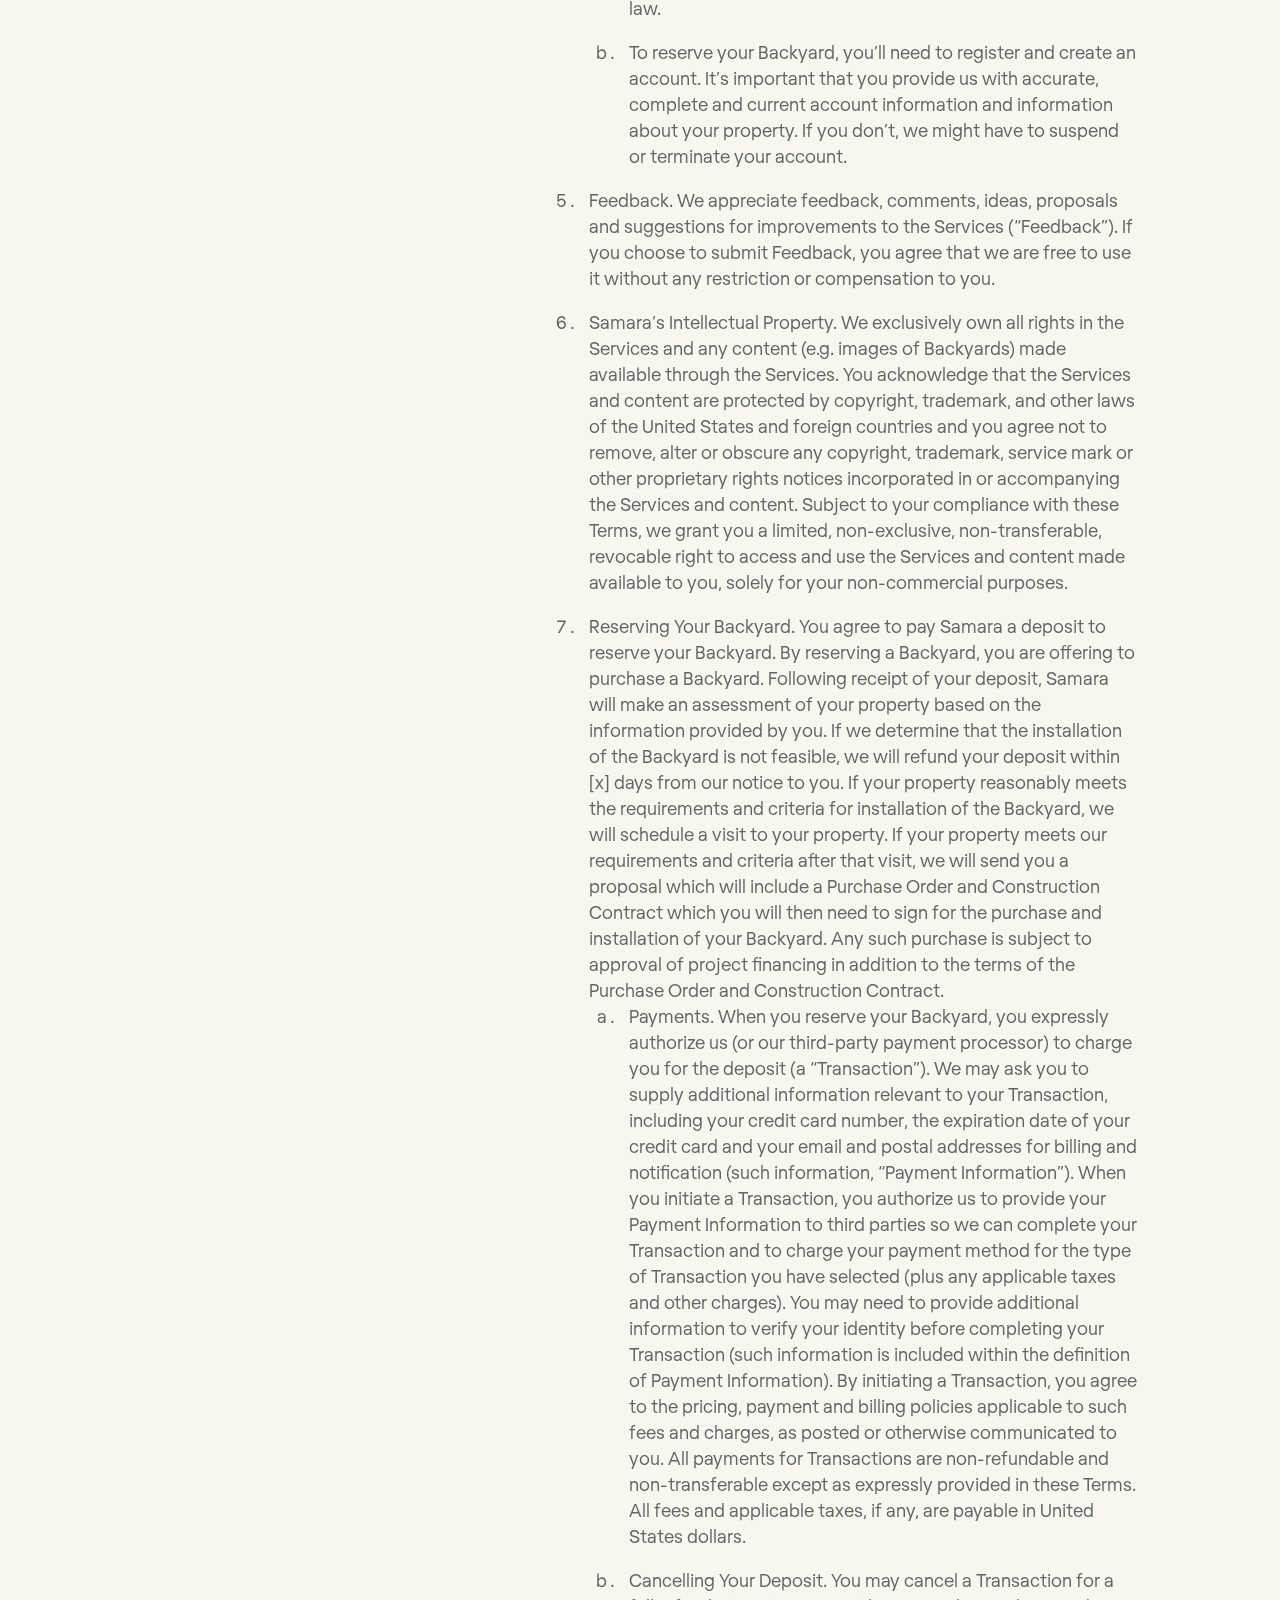
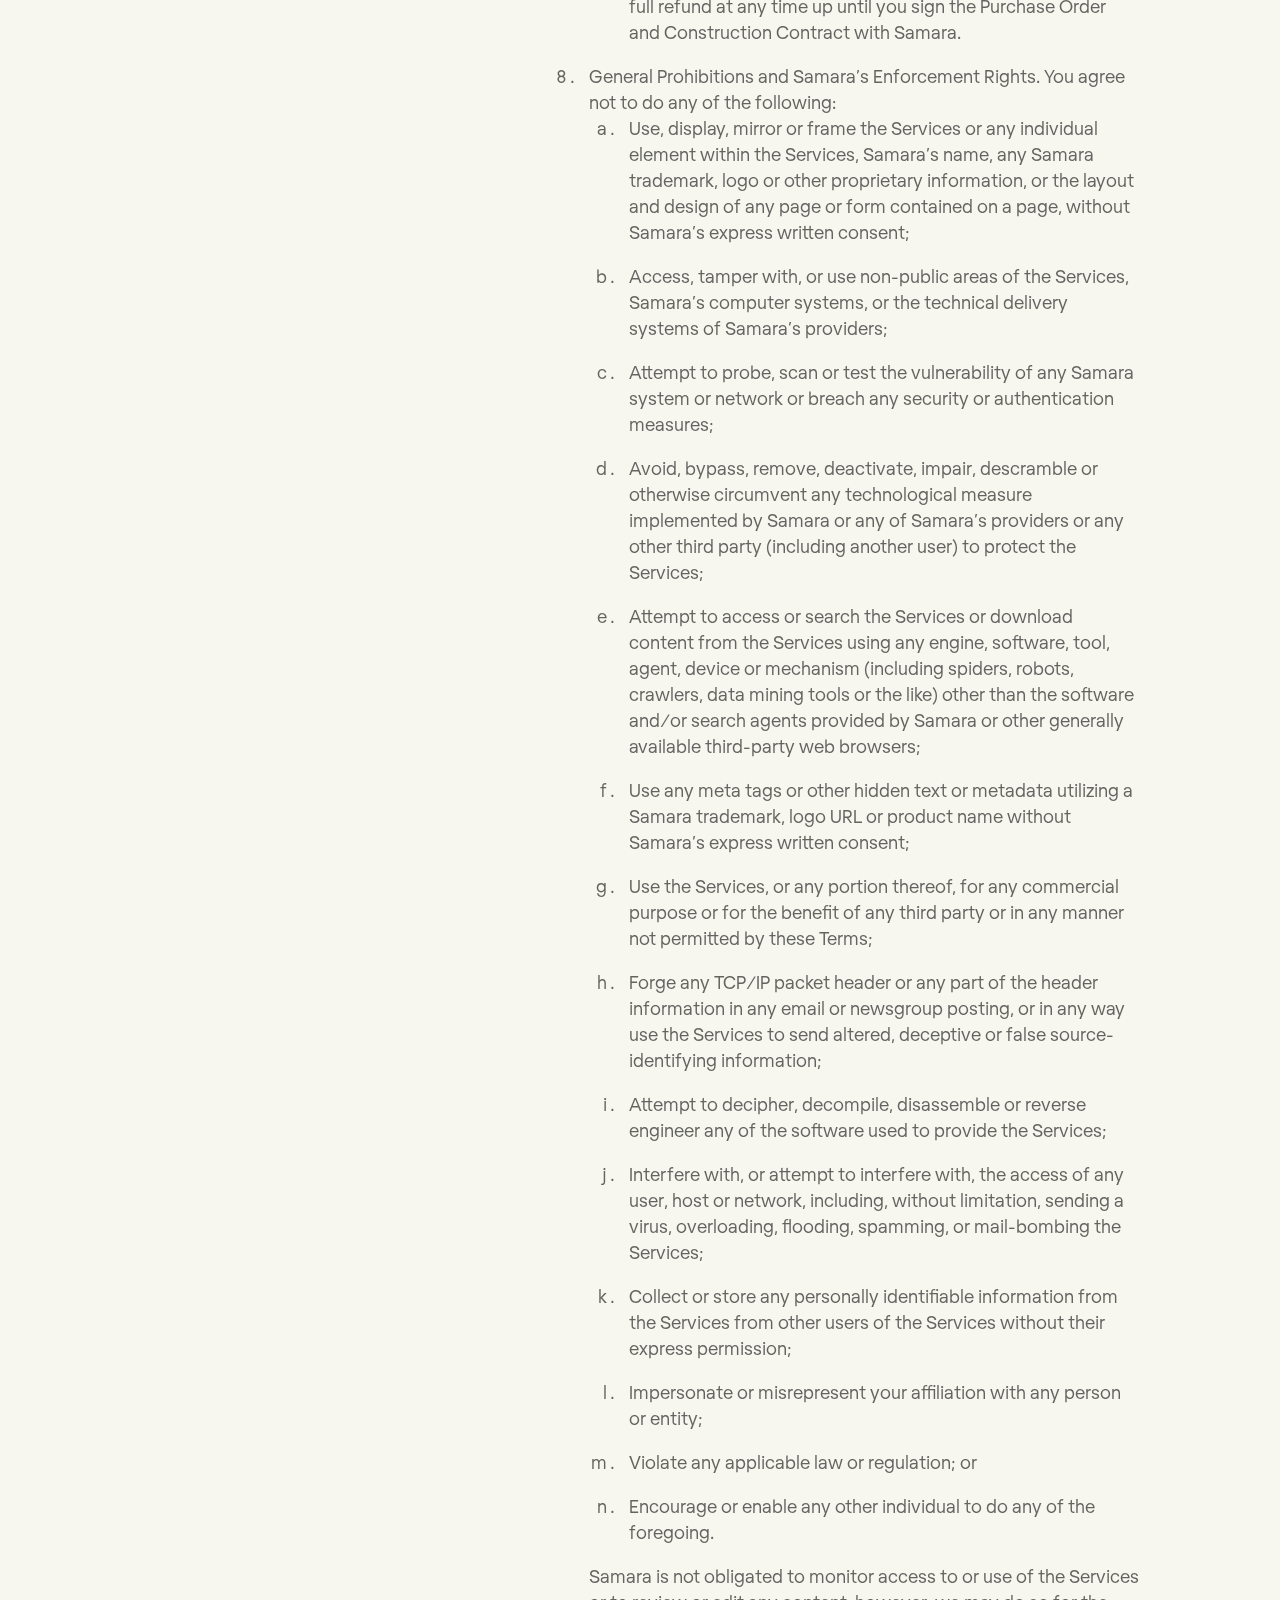
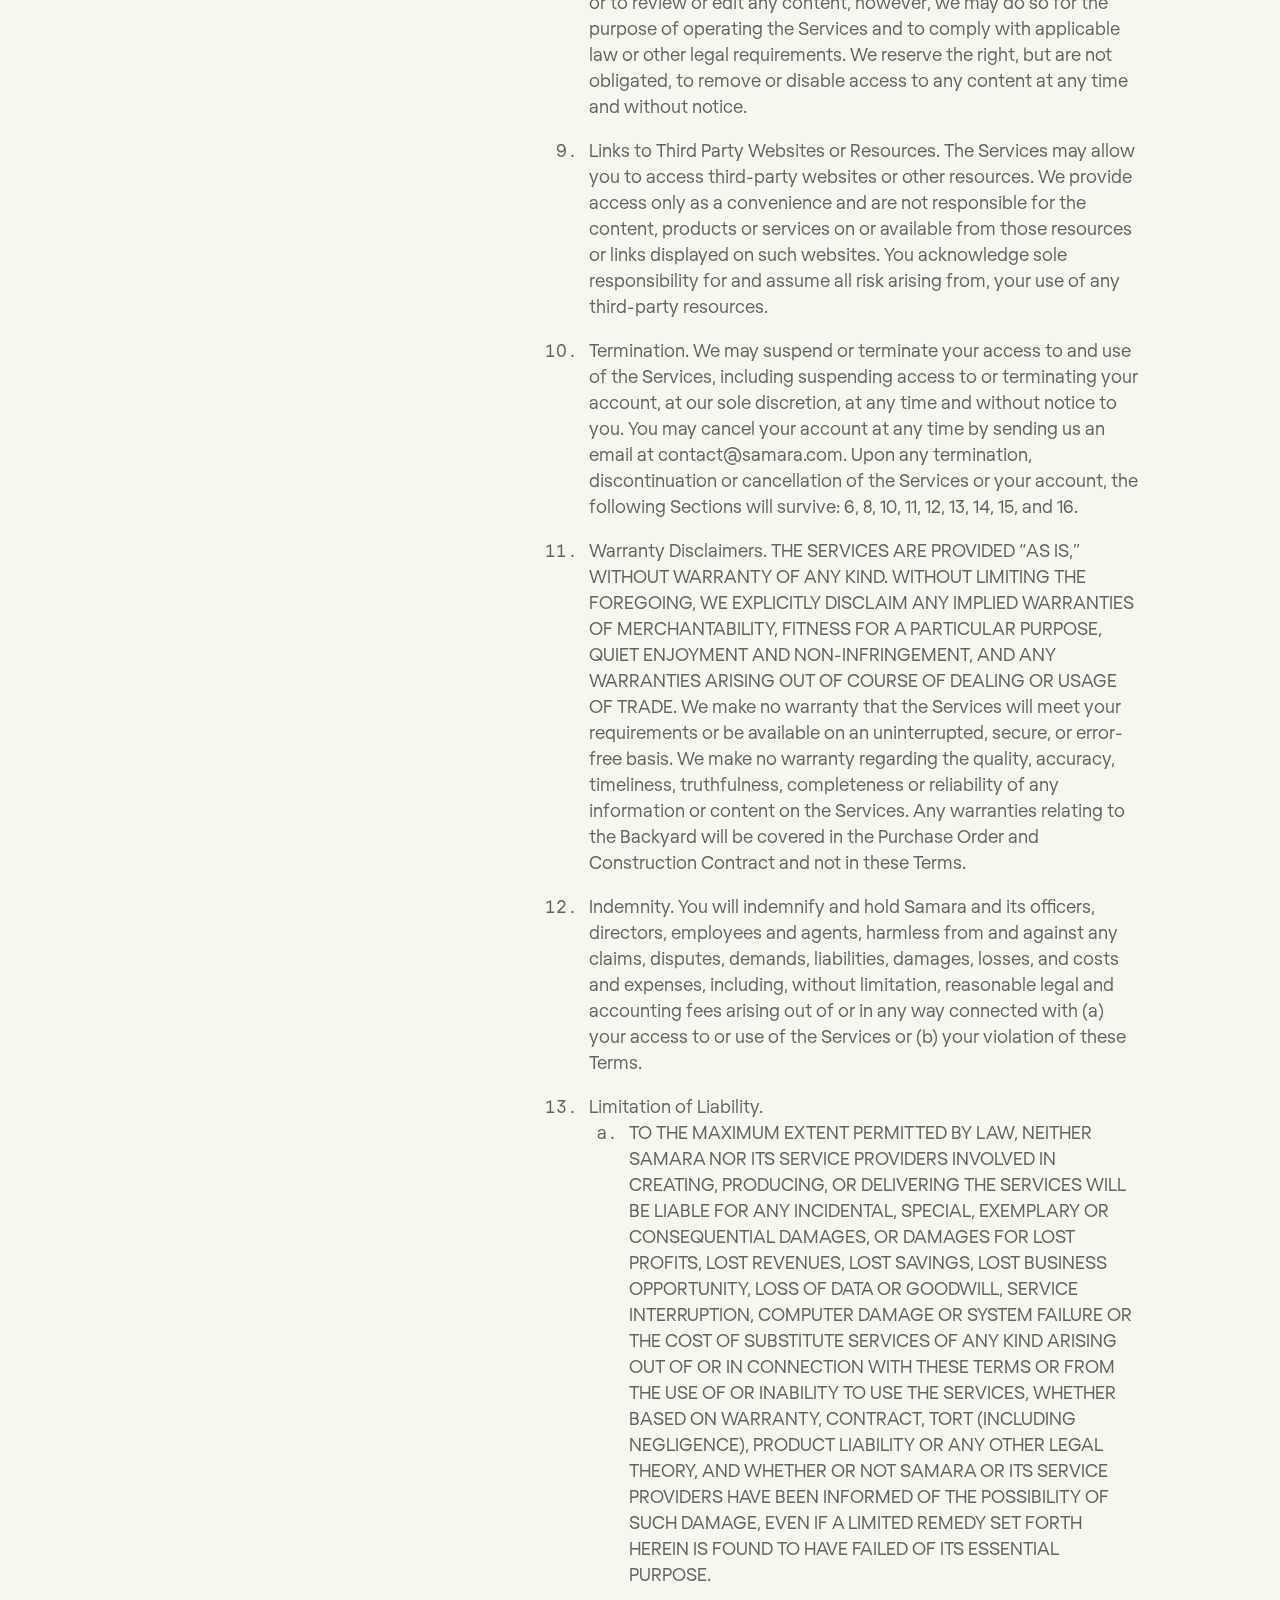
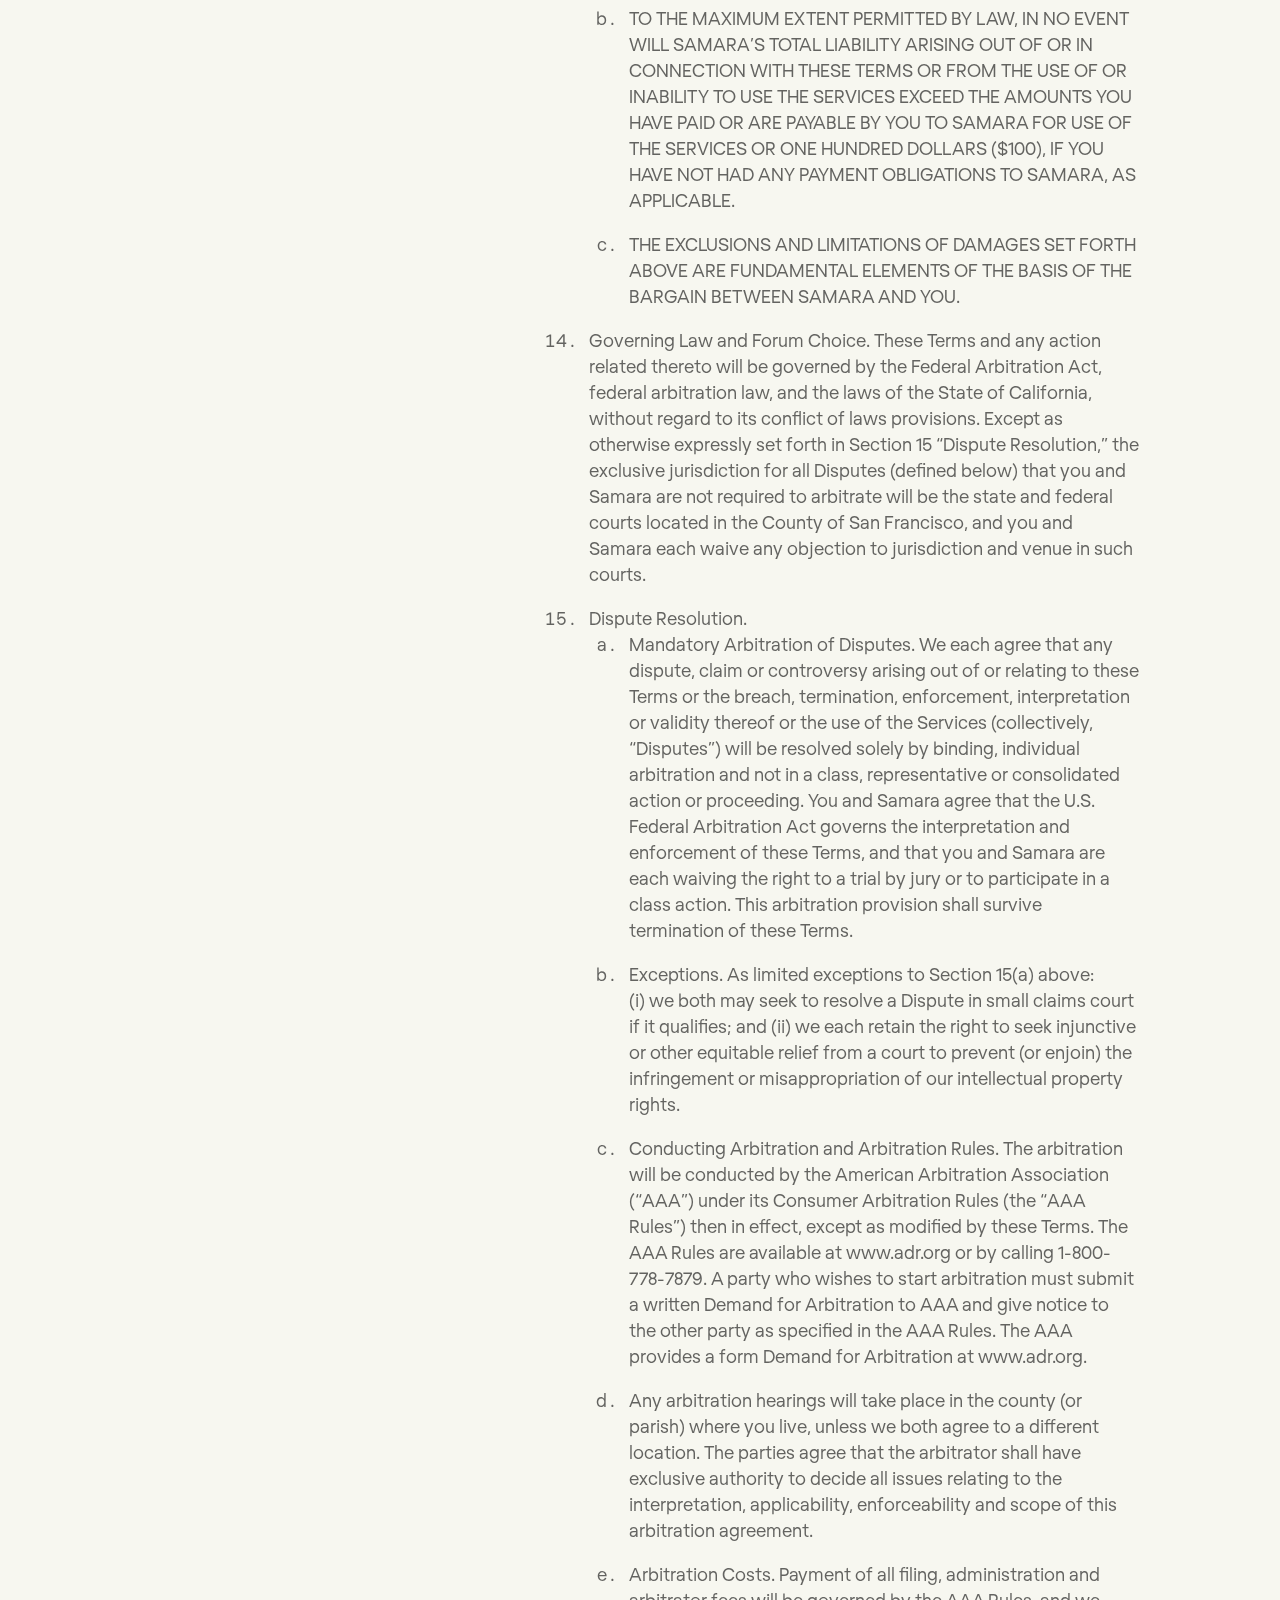
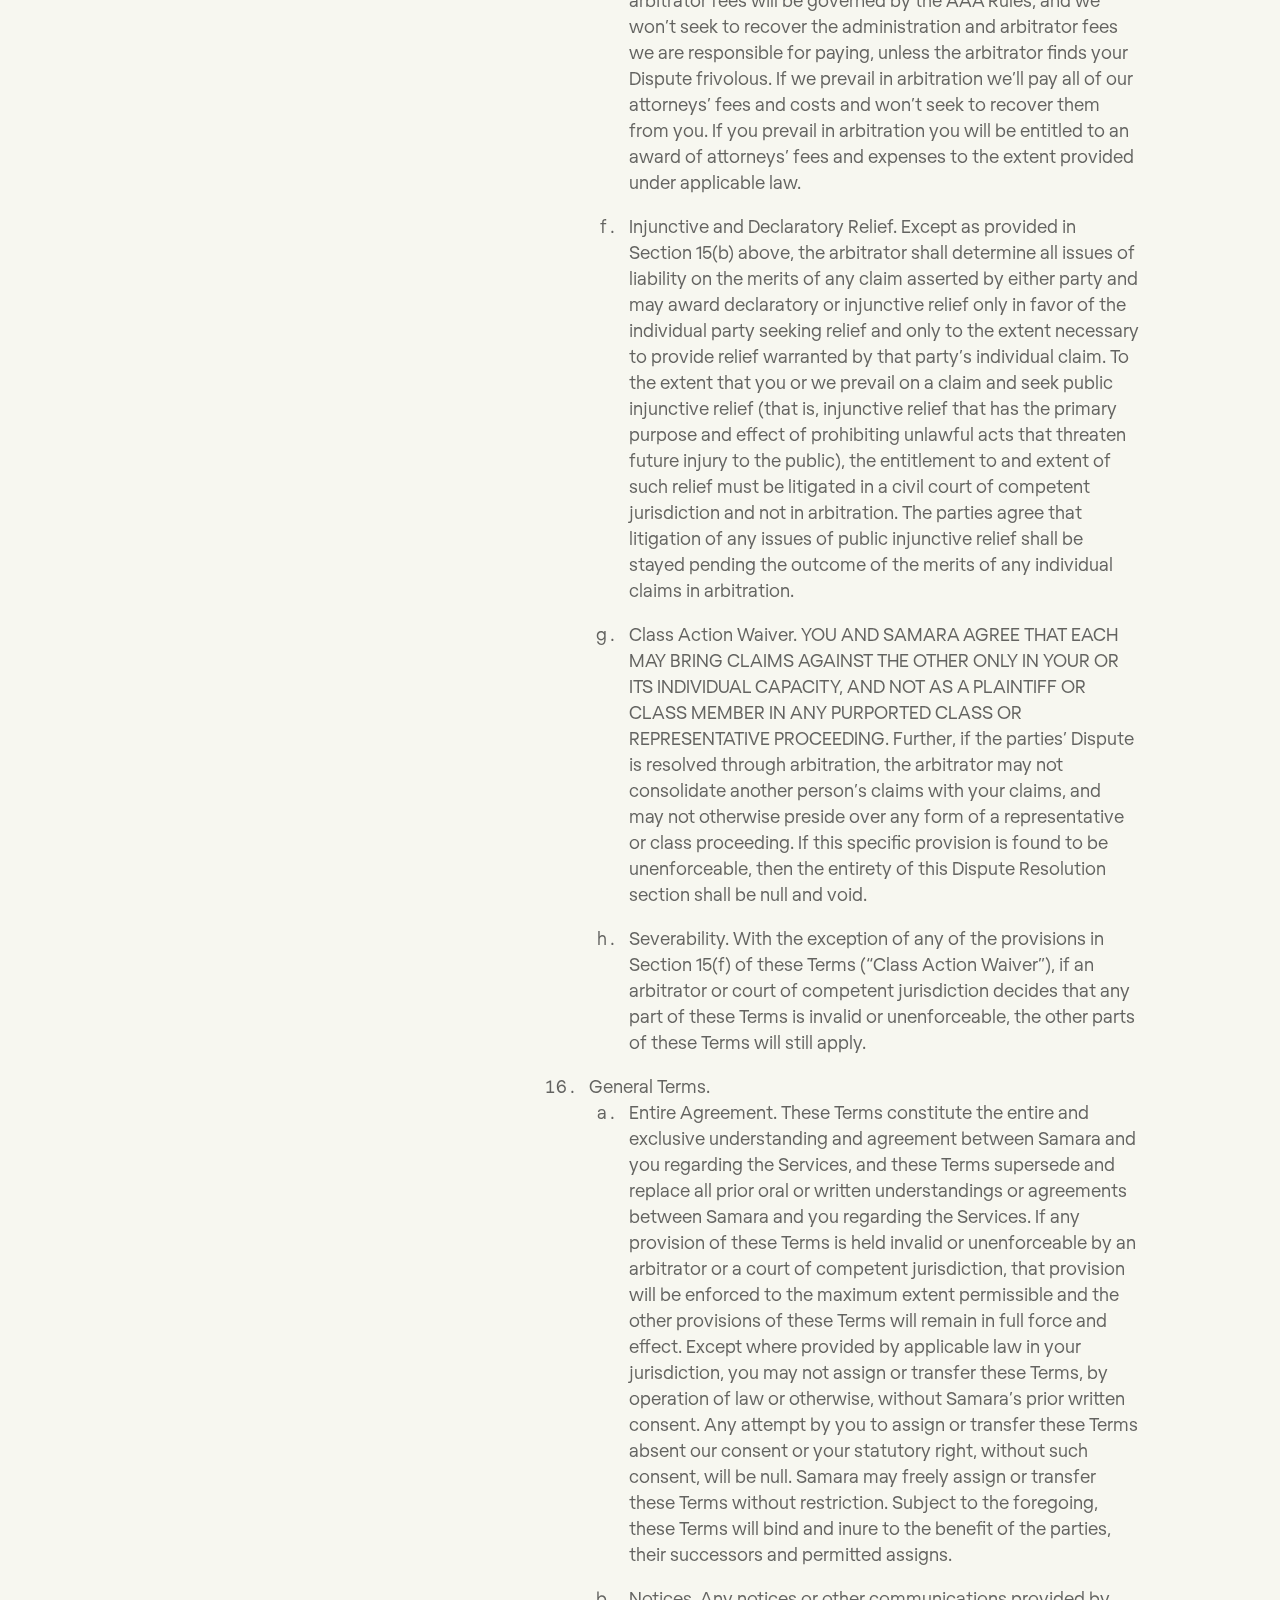
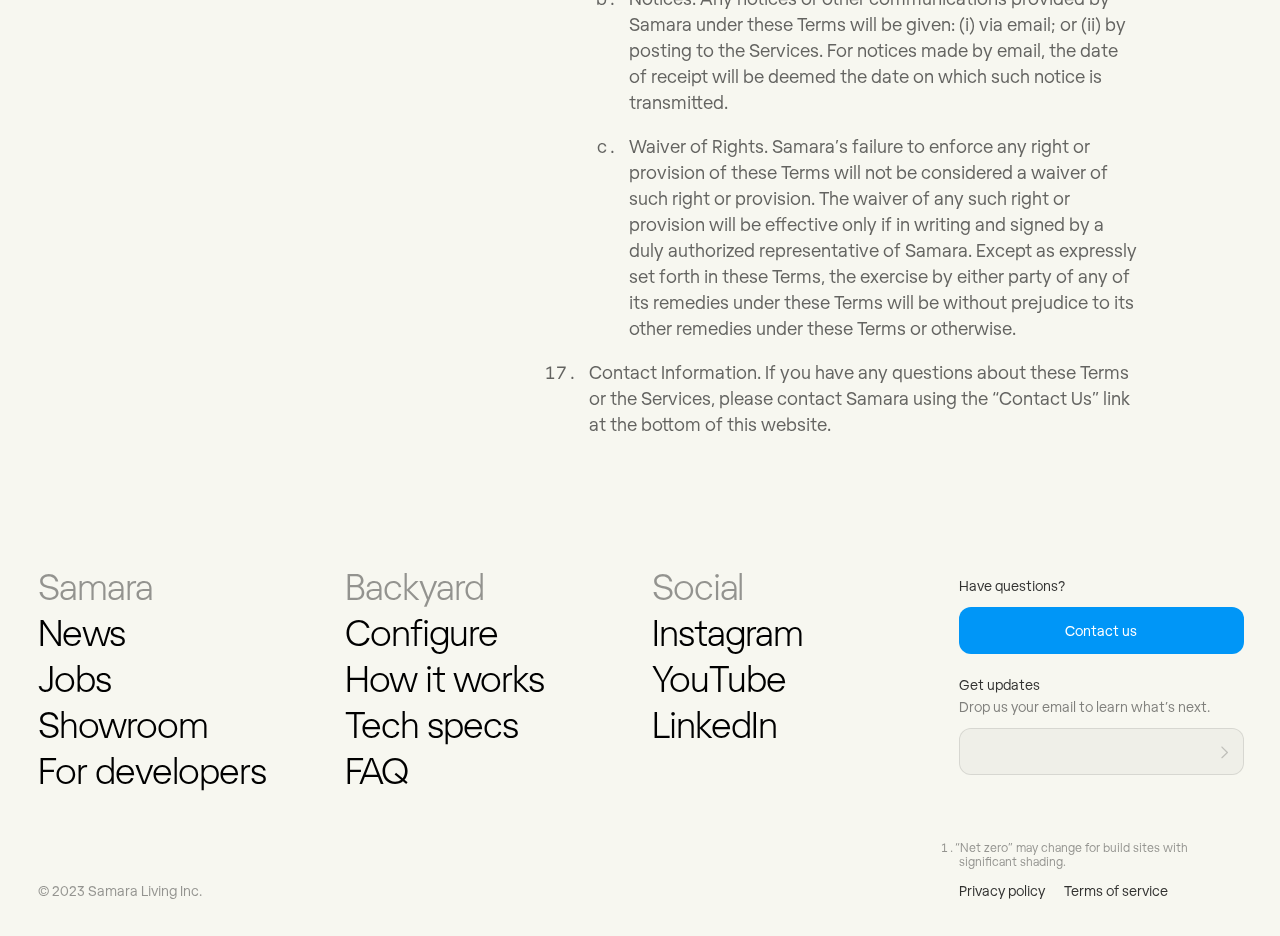
<file: terms-of-service.html>
<!DOCTYPE html>
<html xmlns="http://www.w3.org/1999/xhtml" lang="en">
    <!-- Added by HTTrack --><meta http-equiv="content-type" content="text/html;charset=utf-8" /><!-- /Added by HTTrack -->
<head>
        <meta charset="utf-8" />
        <meta
            name="viewport"
            content="initial-scale=1, width=device-width, viewport-fit=cover"
        />


        <meta name="author" content="Samara" />
        <meta name="copyright" content="Samara, Inc." />

        <meta property="og:site_name" content="Samara" />
        <meta property="og:title" content="Terms of Service – Samara" />
        <meta property="og:type" content="website" />
        <meta property="og:image" content="https://samara.com/assets/images/banner.jpg?-1891203968750214485" />
        <meta
            property="og:url"
            content="https://samara.com/terms-of-service/"
        />


        <meta property="fb:app_id" content="495582180645280" />

        <meta name="twitter:card" content="summary_large_image" />
        <meta name="twitter:site" content="@samara" />
        <meta name="twitter:title" content="Terms of Service – Samara" />


        <meta name="twitter:image" content="https://samara.com/assets/images/banner.jpg?-1891203968750214485" />

        <meta name="theme-color" content="#000000" />

        <link
            rel="apple-touch-icon"
            href="assets/images/favicons/icon76x.png"
        />
        <link
            rel="apple-touch-icon"
            href="assets/images/favicons/icon180x.png"
            sizes="180x180"
        />
        <link
            rel="apple-touch-icon"
            href="assets/images/favicons/icon152x.png"
            sizes="152x152"
        />
        <link
            rel="apple-touch-icon"
            href="assets/images/favicons/icon120x.png"
            sizes="120x120"
        />
        <link
            rel="shortcut icon"
            href="assets/images/favicons/icon64x.png"
            sizes="64x64"
            type="image/png"
        />
        <link
            rel="icon"
            type="image/png"
            href="assets/images/favicons/favicon.png"
        />
        <link
            rel="preload"
            href="assets/fonts/regola-book.woff2"
            as="font"
            type="font/woff2"
            crossorigin
        />
        <link
            rel="preload"
            href="assets/fonts/regola-light.woff2"
            as="font"
            type="font/woff2"
            crossorigin
        />

        <title>Terms of Service – Samara</title>

        <style>
            html {
                opacity: 0;
            }
        </style>

        <link href="assets/stylesheets/index.css" rel="stylesheet" />

            <script
                src="https://js.sentry-cdn.com/0fccc211890a4ab5be5384d5d01f2041.min.js"
                crossorigin="anonymous"
            ></script>

            <script src="assets/javascripts/index.js"></script>
            <script src="assets/javascripts/calculator/bundle.js" defer="defer"></script>
            <script src="assets/javascripts/contact/bundle.js" defer="defer"></script>

            <script src="assets/javascripts/trackers.js" defer="defer"></script>
            <script
                defer
                src="https://www.googletagmanager.com/gtag/js?id=G-Y1SW8E75MN"
            ></script>
    </head>

    <body class="no-javascript legal">
    <nav class="main-navigation collapsed" data-tooltip-disabled>
        <button class="toggle">
            <span class="top">
                <span></span>
            </span>
            <span class="bottom">
                <span></span>
            </span>
        </button>

    <a href="index.html" class="logo">
        <img
            src="assets/images/logo.svg"
            width="116"
            height="24"
            alt="Samara"
            loading="lazy"
        />
    </a>

    <img
        class="multiunit logo"
        src="assets/images/logo-multiunit.svg"
        loading="lazy"
        width="265"
        height="23"
        alt="Samara for developers"
    />

    <div class="main-navigation-list">
        <ul>
            <li><a href="backyard" class="alt">Backyard</a></li>
            <li class="backyard-menu-item"><a href="backyard/how-it-works">How it works</a></li>
            <li class="backyard-menu-item"><a href="backyard/tech-specs">Tech specs</a></li>
            <li class="backyard-menu-item"><a href="backyard/faq">FAQ</a></li>
            <li class="pages-menu-item"><a href="newsroom">News</a></li>
            <li class="pages-menu-item"><a href="jobs">Jobs</a></li>
            <li class="pages-menu-item"><a href="showroom">Showroom</a></li>
        </ul>
    </div>

    <a href="backyard/configure" class="backyard-configure button-rounded button-rounded-blue m-type-12">Configure now</a>

    <a href="developers" class="multiunit backyard-configure button-rounded button-rounded-blue">
        <img src="assets/images/icons/phone-white.svg" loading="lazy" />
        <span>Get in touch</span>
    </a>
</nav>


    <main>
        <div class="page">
                <div class="row">
  <h1>Terms of <br>Service </h1>
  <div class="text">
    <p>Last Updated: November 14, 2022</p>
    <p>Please read these Terms of Service (the “Terms”) and our Privacy Policy (https://www.samara.com/privacy-policy (“Privacy Policy”) carefully because they govern your use of our website located at www.samara.com (the “Site”) and services available via the Site via which you can select options to customize and reserve your own accessory dwelling unit (“Backyard”), offered by Samara Living Inc. (“Samara,” “we,” “our,” or “us”). To make these Terms easier to read, the Site and those services are collectively called the “Services.”</p>
    <p>IMPORTANT NOTICE REGARDING ARBITRATION FOR U.S. CUSTOMERS: WHEN YOU AGREE TO THESE TERMS YOU ARE AGREEING (WITH LIMITED EXCEPTION) TO RESOLVE ANY DISPUTE BETWEEN YOU AND SAMARA THROUGH BINDING, INDIVIDUAL ARBITRATION RATHER THAN IN COURT. PLEASE REVIEW CAREFULLY SECTION 15 “DISPUTE RESOLUTION” BELOW FOR DETAILS REGARDING ARBITRATION.</p>
    <ol>
      <li>Agreement to Terms. By using our Services, you agree to be bound by these Terms. If you don’t agree to be bound by these Terms, then please don’t use the Services.</li>
      <li>Privacy Policy. Please review our Privacy Policy, which also governs your use of the Services, for information on how we collect, use and share your information.</li>
      <li>Changes to these Terms or the Services. We may update the Terms from time to time in our sole discretion. If we do, we’ll let you know by posting the updated Terms on the Site and/or may also send other communications. It’s important that you review the Terms whenever we update them or you use the Services. If you continue to use the Services after we have posted updated Terms it means that you accept and agree to the changes. If you don’t agree to be bound by the changes, you may not use the Services anymore. Because our Services are evolving over time we may change or discontinue all or any part of the Services, at any time and without notice, at our sole discretion.</li>
      <li>Who May Use the Services? <ol type="a">
          <li>You may use the Services only if you are 18 years or older and capable of forming a binding contract with Samara, and not otherwise barred from using the Services under applicable law.</li>
          <li>To reserve your Backyard, you’ll need to register and create an account. It’s important that you provide us with accurate, complete and current account information and information about your property. If you don’t, we might have to suspend or terminate your account.</li>
        </ol>
      </li>
      <li>Feedback. We appreciate feedback, comments, ideas, proposals and suggestions for improvements to the Services (“Feedback”). If you choose to submit Feedback, you agree that we are free to use it without any restriction or compensation to you.</li>
      <li>Samara’s Intellectual Property. We exclusively own all rights in the Services and any content (e.g. images of Backyards) made available through the Services. You acknowledge that the Services and content are protected by copyright, trademark, and other laws of the United States and foreign countries and you agree not to remove, alter or obscure any copyright, trademark, service mark or other proprietary rights notices incorporated in or accompanying the Services and content. Subject to your compliance with these Terms, we grant you a limited, non-exclusive, non-transferable, revocable right to access and use the Services and content made available to you, solely for your non-commercial purposes.</li>
      <li>Reserving Your Backyard. You agree to pay Samara a deposit to reserve your Backyard. By reserving a Backyard, you are offering to purchase a Backyard. Following receipt of your deposit, Samara will make an assessment of your property based on the information provided by you. If we determine that the installation of the Backyard is not feasible, we will refund your deposit within [x] days from our notice to you. If your property reasonably meets the requirements and criteria for installation of the Backyard, we will schedule a visit to your property. If your property meets our requirements and criteria after that visit, we will send you a proposal which will include a Purchase Order and Construction Contract which you will then need to sign for the purchase and installation of your Backyard. Any such purchase is subject to approval of project financing in addition to the terms of the Purchase Order and Construction Contract. <ol type="a">
          <li>Payments. When you reserve your Backyard, you expressly authorize us (or our third-party payment processor) to charge you for the deposit (a “Transaction”). We may ask you to supply additional information relevant to your Transaction, including your credit card number, the expiration date of your credit card and your email and postal addresses for billing and notification (such information, “Payment Information”). When you initiate a Transaction, you authorize us to provide your Payment Information to third parties so we can complete your Transaction and to charge your payment method for the type of Transaction you have selected (plus any applicable taxes and other charges). You may need to provide additional information to verify your identity before completing your Transaction (such information is included within the definition of Payment Information). By initiating a Transaction, you agree to the pricing, payment and billing policies applicable to such fees and charges, as posted or otherwise communicated to you. All payments for Transactions are non-refundable and non-transferable except as expressly provided in these Terms. All fees and applicable taxes, if any, are payable in United States dollars.</li>
          <li>Cancelling Your Deposit. You may cancel a Transaction for a full refund at any time up until you sign the Purchase Order and Construction Contract with Samara.</li>
        </ol>
      </li>
      <li>General Prohibitions and Samara’s Enforcement Rights. You agree not to do any of the following: <ol type="a">
          <li>Use, display, mirror or frame the Services or any individual element within the Services, Samara’s name, any Samara trademark, logo or other proprietary information, or the layout and design of any page or form contained on a page, without Samara’s express written consent;</li>
          <li>Access, tamper with, or use non-public areas of the Services, Samara’s computer systems, or the technical delivery systems of Samara’s providers;</li>
          <li>Attempt to probe, scan or test the vulnerability of any Samara system or network or breach any security or authentication measures;</li>
          <li>Avoid, bypass, remove, deactivate, impair, descramble or otherwise circumvent any technological measure implemented by Samara or any of Samara’s providers or any other third party (including another user) to protect the Services;</li>
          <li>Attempt to access or search the Services or download content from the Services using any engine, software, tool, agent, device or mechanism (including spiders, robots, crawlers, data mining tools or the like) other than the software and/or search agents provided by Samara or other generally available third-party web browsers;</li>
          <li>Use any meta tags or other hidden text or metadata utilizing a Samara trademark, logo URL or product name without Samara’s express written consent;</li>
          <li>Use the Services, or any portion thereof, for any commercial purpose or for the benefit of any third party or in any manner not permitted by these Terms;</li>
          <li>Forge any TCP/IP packet header or any part of the header information in any email or newsgroup posting, or in any way use the Services to send altered, deceptive or false source-identifying information;</li>
          <li>Attempt to decipher, decompile, disassemble or reverse engineer any of the software used to provide the Services;</li>
          <li>Interfere with, or attempt to interfere with, the access of any user, host or network, including, without limitation, sending a virus, overloading, flooding, spamming, or mail-bombing the Services;</li>
          <li>Collect or store any personally identifiable information from the Services from other users of the Services without their express permission;</li>
          <li>Impersonate or misrepresent your affiliation with any person or entity;</li>
          <li>Violate any applicable law or regulation; or</li>
          <li>Encourage or enable any other individual to do any of the foregoing.</li>
        </ol>
        <p>Samara is not obligated to monitor access to or use of the Services or to review or edit any content, however, we may do so for the purpose of operating the Services and to comply with applicable law or other legal requirements. We reserve the right, but are not obligated, to remove or disable access to any content at any time and without notice.</p>
      </li>
      <li>Links to Third Party Websites or Resources. The Services may allow you to access third-party websites or other resources. We provide access only as a convenience and are not responsible for the content, products or services on or available from those resources or links displayed on such websites. You acknowledge sole responsibility for and assume all risk arising from, your use of any third-party resources.</li>
      <li>Termination. We may suspend or terminate your access to and use of the Services, including suspending access to or terminating your account, at our sole discretion, at any time and without notice to you. You may cancel your account at any time by sending us an email at contact@samara.com. Upon any termination, discontinuation or cancellation of the Services or your account, the following Sections will survive: 6, 8, 10, 11, 12, 13, 14, 15, and 16.</li>
      <li>Warranty Disclaimers. THE SERVICES ARE PROVIDED “AS IS,” WITHOUT WARRANTY OF ANY KIND. WITHOUT LIMITING THE FOREGOING, WE EXPLICITLY DISCLAIM ANY IMPLIED WARRANTIES OF MERCHANTABILITY, FITNESS FOR A PARTICULAR PURPOSE, QUIET ENJOYMENT AND NON-INFRINGEMENT, AND ANY WARRANTIES ARISING OUT OF COURSE OF DEALING OR USAGE OF TRADE. We make no warranty that the Services will meet your requirements or be available on an uninterrupted, secure, or error-free basis. We make no warranty regarding the quality, accuracy, timeliness, truthfulness, completeness or reliability of any information or content on the Services. Any warranties relating to the Backyard will be covered in the Purchase Order and Construction Contract and not in these Terms.</li>
      <li>Indemnity. You will indemnify and hold Samara and its officers, directors, employees and agents, harmless from and against any claims, disputes, demands, liabilities, damages, losses, and costs and expenses, including, without limitation, reasonable legal and accounting fees arising out of or in any way connected with (a) your access to or use of the Services or (b) your violation of these Terms.</li>
      <li>Limitation of Liability. <ol type="a">
          <li>TO THE MAXIMUM EXTENT PERMITTED BY LAW, NEITHER SAMARA NOR ITS SERVICE PROVIDERS INVOLVED IN CREATING, PRODUCING, OR DELIVERING THE SERVICES WILL BE LIABLE FOR ANY INCIDENTAL, SPECIAL, EXEMPLARY OR CONSEQUENTIAL DAMAGES, OR DAMAGES FOR LOST PROFITS, LOST REVENUES, LOST SAVINGS, LOST BUSINESS OPPORTUNITY, LOSS OF DATA OR GOODWILL, SERVICE INTERRUPTION, COMPUTER DAMAGE OR SYSTEM FAILURE OR THE COST OF SUBSTITUTE SERVICES OF ANY KIND ARISING OUT OF OR IN CONNECTION WITH THESE TERMS OR FROM THE USE OF OR INABILITY TO USE THE SERVICES, WHETHER BASED ON WARRANTY, CONTRACT, TORT (INCLUDING NEGLIGENCE), PRODUCT LIABILITY OR ANY OTHER LEGAL THEORY, AND WHETHER OR NOT SAMARA OR ITS SERVICE PROVIDERS HAVE BEEN INFORMED OF THE POSSIBILITY OF SUCH DAMAGE, EVEN IF A LIMITED REMEDY SET FORTH HEREIN IS FOUND TO HAVE FAILED OF ITS ESSENTIAL PURPOSE.</li>
          <li>TO THE MAXIMUM EXTENT PERMITTED BY LAW, IN NO EVENT WILL SAMARA’S TOTAL LIABILITY ARISING OUT OF OR IN CONNECTION WITH THESE TERMS OR FROM THE USE OF OR INABILITY TO USE THE SERVICES EXCEED THE AMOUNTS YOU HAVE PAID OR ARE PAYABLE BY YOU TO SAMARA FOR USE OF THE SERVICES OR ONE HUNDRED DOLLARS ($100), IF YOU HAVE NOT HAD ANY PAYMENT OBLIGATIONS TO SAMARA, AS APPLICABLE.</li>
          <li>THE EXCLUSIONS AND LIMITATIONS OF DAMAGES SET FORTH ABOVE ARE FUNDAMENTAL ELEMENTS OF THE BASIS OF THE BARGAIN BETWEEN SAMARA AND YOU.</li>
        </ol>
      </li>
      <li>Governing Law and Forum Choice. These Terms and any action related thereto will be governed by the Federal Arbitration Act, federal arbitration law, and the laws of the State of California, without regard to its conflict of laws provisions. Except as otherwise expressly set forth in Section 15 “Dispute Resolution,” the exclusive jurisdiction for all Disputes (defined below) that you and Samara are not required to arbitrate will be the state and federal courts located in the County of San Francisco, and you and Samara each waive any objection to jurisdiction and venue in such courts.</li>
      <li>Dispute Resolution. <ol type="a">
          <li>Mandatory Arbitration of Disputes. We each agree that any dispute, claim or controversy arising out of or relating to these Terms or the breach, termination, enforcement, interpretation or validity thereof or the use of the Services (collectively, “Disputes”) will be resolved solely by binding, individual arbitration and not in a class, representative or consolidated action or proceeding. You and Samara agree that the U.S. Federal Arbitration Act governs the interpretation and enforcement of these Terms, and that you and Samara are each waiving the right to a trial by jury or to participate in a class action. This arbitration provision shall survive termination of these Terms.</li>
          <li>Exceptions. As limited exceptions to Section 15(a) above: (i) we both may seek to resolve a Dispute in small claims court if it qualifies; and (ii) we each retain the right to seek injunctive or other equitable relief from a court to prevent (or enjoin) the infringement or misappropriation of our intellectual property rights.</li>
          <li>Conducting Arbitration and Arbitration Rules. The arbitration will be conducted by the American Arbitration Association (“AAA”) under its Consumer Arbitration Rules (the “AAA Rules”) then in effect, except as modified by these Terms. The AAA Rules are available at www.adr.org or by calling 1-800-778-7879. A party who wishes to start arbitration must submit a written Demand for Arbitration to AAA and give notice to the other party as specified in the AAA Rules. The AAA provides a form Demand for Arbitration at www.adr.org.</li>
          <li>Any arbitration hearings will take place in the county (or parish) where you live, unless we both agree to a different location. The parties agree that the arbitrator shall have exclusive authority to decide all issues relating to the interpretation, applicability, enforceability and scope of this arbitration agreement.</li>
          <li>Arbitration Costs. Payment of all filing, administration and arbitrator fees will be governed by the AAA Rules, and we won’t seek to recover the administration and arbitrator fees we are responsible for paying, unless the arbitrator finds your Dispute frivolous. If we prevail in arbitration we’ll pay all of our attorneys’ fees and costs and won’t seek to recover them from you. If you prevail in arbitration you will be entitled to an award of attorneys’ fees and expenses to the extent provided under applicable law.</li>
          <li>Injunctive and Declaratory Relief. Except as provided in Section 15(b) above, the arbitrator shall determine all issues of liability on the merits of any claim asserted by either party and may award declaratory or injunctive relief only in favor of the individual party seeking relief and only to the extent necessary to provide relief warranted by that party’s individual claim. To the extent that you or we prevail on a claim and seek public injunctive relief (that is, injunctive relief that has the primary purpose and effect of prohibiting unlawful acts that threaten future injury to the public), the entitlement to and extent of such relief must be litigated in a civil court of competent jurisdiction and not in arbitration. The parties agree that litigation of any issues of public injunctive relief shall be stayed pending the outcome of the merits of any individual claims in arbitration.</li>
          <li>Class Action Waiver. YOU AND SAMARA AGREE THAT EACH MAY BRING CLAIMS AGAINST THE OTHER ONLY IN YOUR OR ITS INDIVIDUAL CAPACITY, AND NOT AS A PLAINTIFF OR CLASS MEMBER IN ANY PURPORTED CLASS OR REPRESENTATIVE PROCEEDING. Further, if the parties’ Dispute is resolved through arbitration, the arbitrator may not consolidate another person’s claims with your claims, and may not otherwise preside over any form of a representative or class proceeding. If this specific provision is found to be unenforceable, then the entirety of this Dispute Resolution section shall be null and void.</li>
          <li>Severability. With the exception of any of the provisions in Section 15(f) of these Terms (“Class Action Waiver”), if an arbitrator or court of competent jurisdiction decides that any part of these Terms is invalid or unenforceable, the other parts of these Terms will still apply.</li>
        </ol>
      </li>
      <li>General Terms. <ol type="a">
          <li>Entire Agreement. These Terms constitute the entire and exclusive understanding and agreement between Samara and you regarding the Services, and these Terms supersede and replace all prior oral or written understandings or agreements between Samara and you regarding the Services. If any provision of these Terms is held invalid or unenforceable by an arbitrator or a court of competent jurisdiction, that provision will be enforced to the maximum extent permissible and the other provisions of these Terms will remain in full force and effect. Except where provided by applicable law in your jurisdiction, you may not assign or transfer these Terms, by operation of law or otherwise, without Samara’s prior written consent. Any attempt by you to assign or transfer these Terms absent our consent or your statutory right, without such consent, will be null. Samara may freely assign or transfer these Terms without restriction. Subject to the foregoing, these Terms will bind and inure to the benefit of the parties, their successors and permitted assigns.</li>
          <li>Notices. Any notices or other communications provided by Samara under these Terms will be given: (i) via email; or (ii) by posting to the Services. For notices made by email, the date of receipt will be deemed the date on which such notice is transmitted.</li>
          <li>Waiver of Rights. Samara’s failure to enforce any right or provision of these Terms will not be considered a waiver of such right or provision. The waiver of any such right or provision will be effective only if in writing and signed by a duly authorized representative of Samara. Except as expressly set forth in these Terms, the exercise by either party of any of its remedies under these Terms will be without prejudice to its other remedies under these Terms or otherwise.</li>
        </ol>
      </li>
      <li>Contact Information. If you have any questions about these Terms or the Services, please contact Samara using the “Contact Us” link at the bottom of this website.</li>
    </ol>
  </div>
</div>

<div class="footer-nav footer-nav-variant-light">
    <div class="modern-grid">
        <ul class="column-3">
                <li><a href="index.html">Samara</a></li>
                <li><a href="newsroom">News</a></li>
                <li><a href="jobs">Jobs</a></li>
                <li><a href="showroom">Showroom</a></li>
                <li><a href="developers">For developers</a></li>
        </ul>
        <ul class="column-3">
                <li><a href="backyard">Backyard</a></li>
                <li><a href="backyard/configure">Configure</a></li>
                <li><a href="backyard/how-it-works">How it works</a></li>
                <li><a href="backyard/tech-specs">Tech specs</a></li>
                <li><a href="backyard/faq">FAQ</a></li>
        </ul>
        <ul class="column-3">
                <li><div class="m-spacer-24"></div>Social</li>
                <li><a href="https://instagram.com/meetsamara" target="_blank">Instagram</a></li>
                <li><a href="https://www.youtube.com/@meetsamara/" target="_blank">YouTube</a></li>
                <li><a href="https://www.linkedin.com/company/meetsamara" target="_blank">LinkedIn</a></li>
        </ul>

        <div class="column-3 m-column-6 footer-contact">
            <div class="m-spacer-32"></div>
            <div class="m-spacer-16"></div>
            <div class="type-14">Have questions?</div>
            <button class="type-14" onclick="Contact.show({ variant: 'default' })">Contact us</button>
            <div class="spacer-8"></div>
            <div class="footer-contact-subscription">
                <div class="type-14">Get updates</div>
                <div class="type-14 footer-contact-secondary">Drop us your email to learn what’s next.</div>
                <form class="footer-contact-input" action="https://www.samara.com/">
                    <input type="email" class="type-14 m-type-16" required name="email" aria-label="Your email" />
                    <input loading="lazy" type="image" src="assets/images/icons/chevron-white.svg" alt="Submit">
                    <div class="loader">
                        <div></div>
                        <div></div>
                        <div></div>
                    </div>
                </form>
                <div class="type-14 footer-contact-secondary footer-contact-subscription-success-note">
                    <img loading="lazy" src="assets/images/icons/checkmark-white.svg" width="12" height="12" alt="Checkmark"> You’ve subscribed to Samara updates.
                </div>
            </div>
        </div>
    </div>
    <div class="spacer-32"></div>
    <div class="modern-grid type-14 footer-legal">
        <div class="column-9 m-column-6">
            © 2023 Samara Living Inc.
            <div class="m-spacer-8"></div>
        </div>
        <div class="column-3 m-column-6">
            <ol class="footnotes">
                <li>“Net zero” may change for build sites with significant shading.</li>
            </ol>
            <a href="privacy-policy">Privacy policy</a>
            <a href="terms-of-service">Terms of service</a>
        </div>
    </div>
    <div class="m-spacer-16"></div>
</div>


        </div>
    </main>

    <div id="calculator"></div>
    <div id="contact"></div>

    <div id="tooltip" >
    <div class="tooltip-container">
        <svg class="arrow-left" width="15" height="11" viewBox="0 0 15 11" fill="none" xmlns="http://www.w3.org/2000/svg">
            <path d="M4.87021 0.000151566L5.8403 1.01123L2.57369 4.46575L15 4.46575L15 5.89811L2.57369 5.89811L5.8601 9.37369L4.89001 10.3848L-4.54847e-07 5.18193L4.87021 0.000151566Z" fill="black" style="fill:black;fill:black;fill-opacity:1;"/>
        </svg>
        <span class="type-18"></span>
        <svg class="arrow-right" width="15" height="11" viewBox="0 0 15 11" fill="none" xmlns="http://www.w3.org/2000/svg">
            <path d="M10.1298 10.3846L9.1597 9.37354L12.4263 5.91902H0V4.48666H12.4263L9.1399 1.01108L10.11 0L15 5.20284L10.1298 10.3846Z" fill="black" style="fill:black;fill:black;fill-opacity:1;"/>
        </svg>
    </div>
</div>

</body>

</html>
</file>
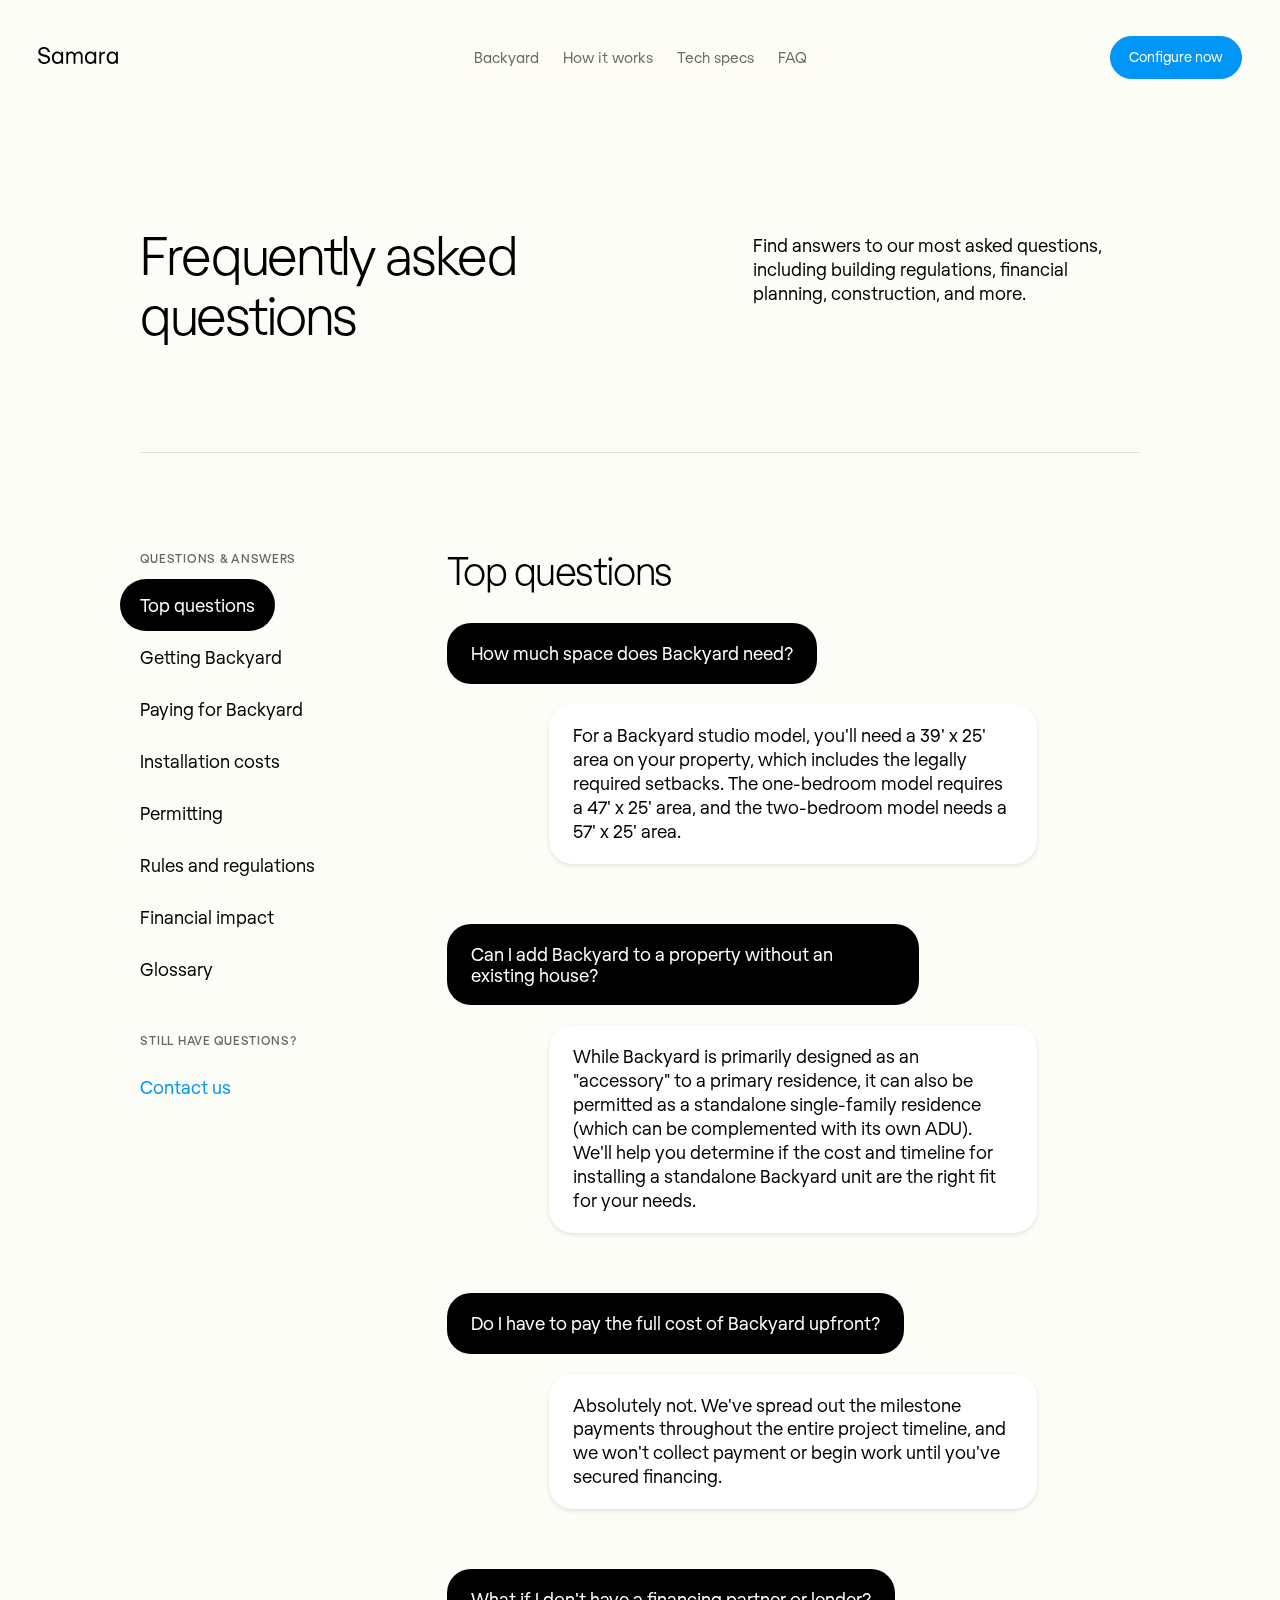
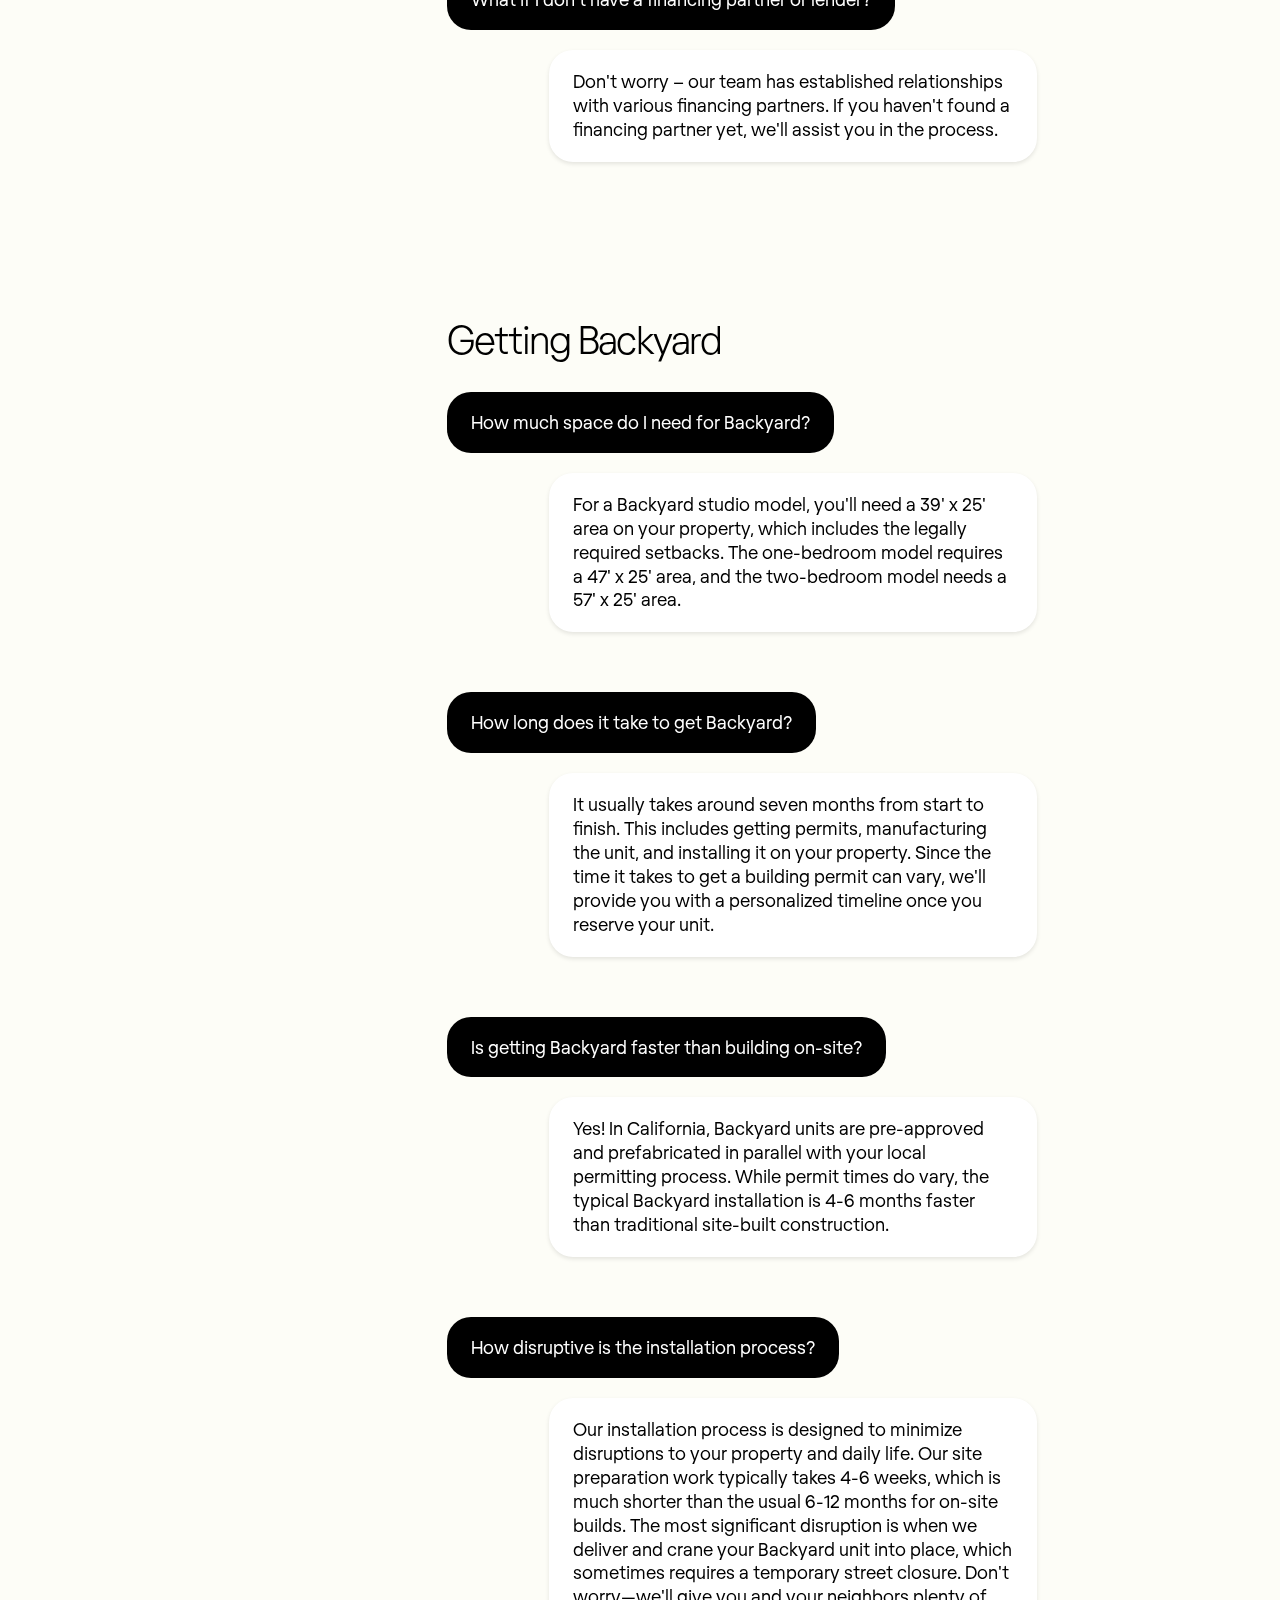
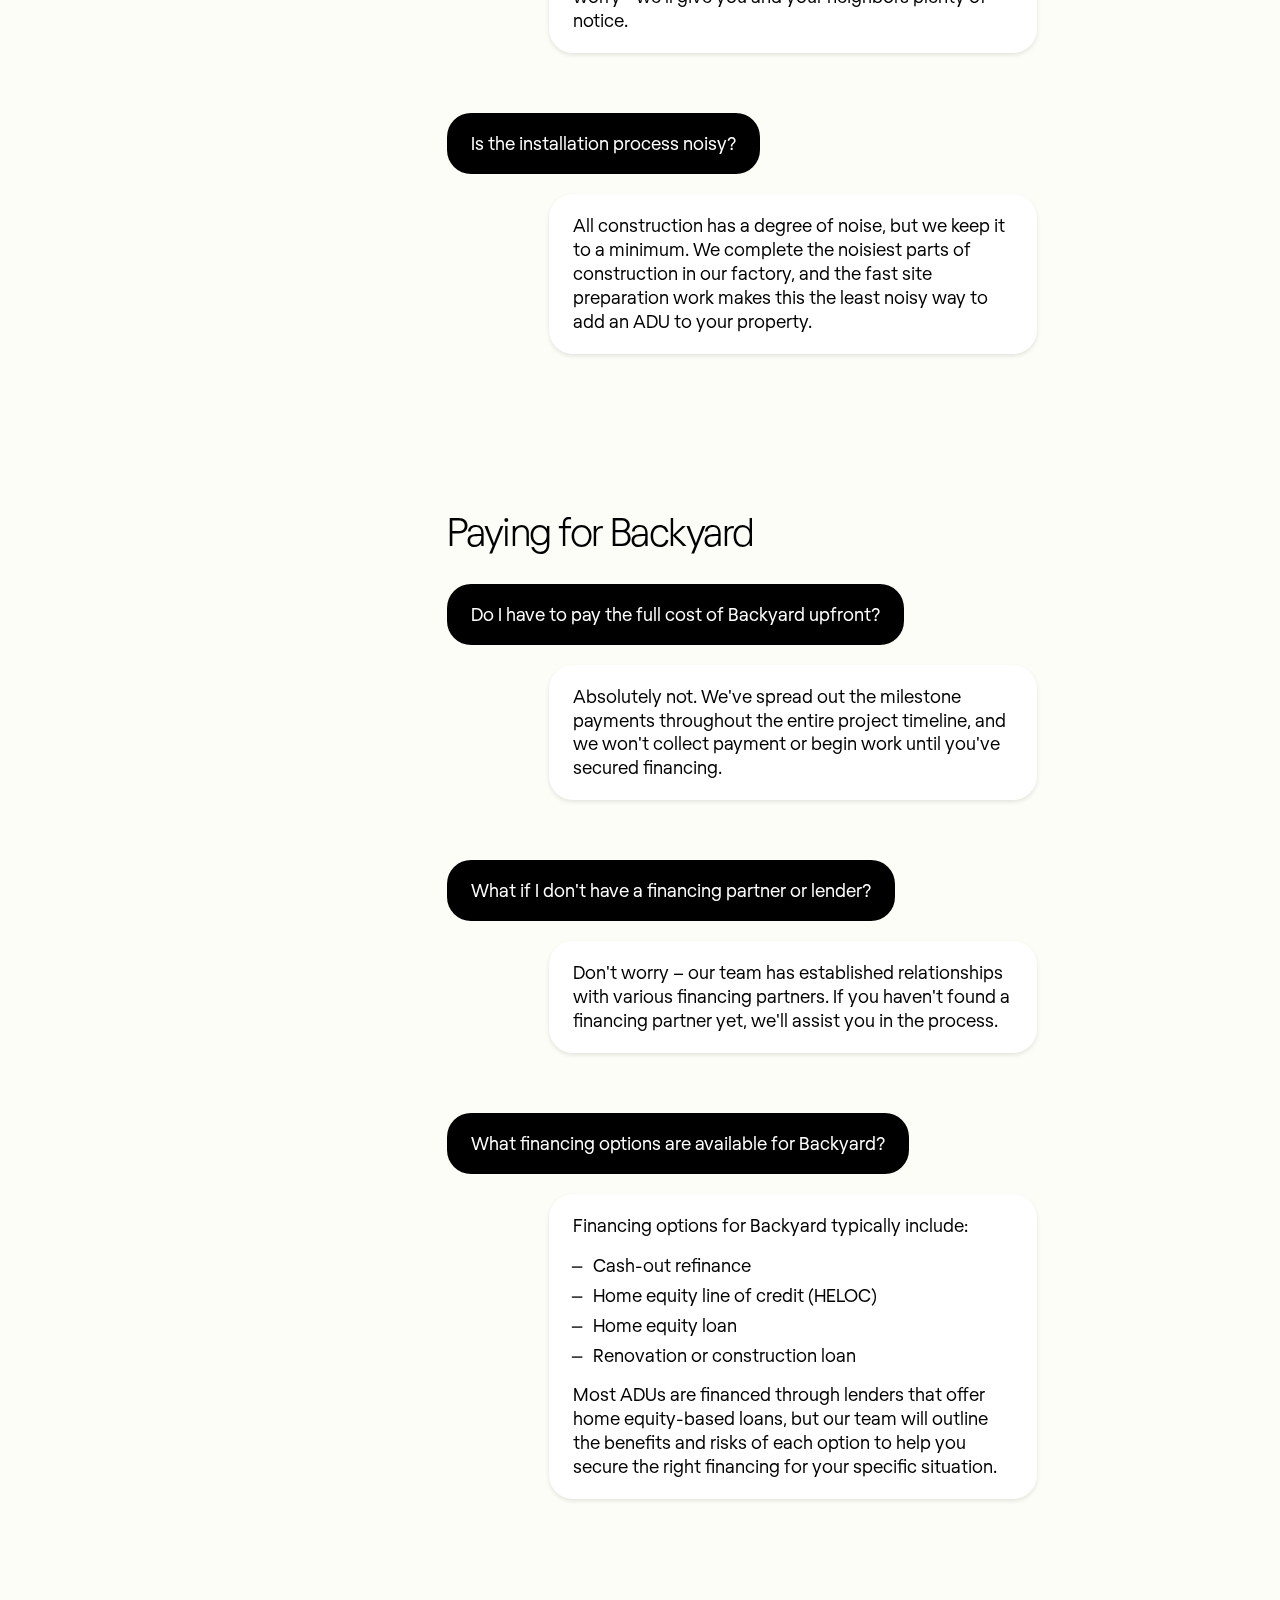
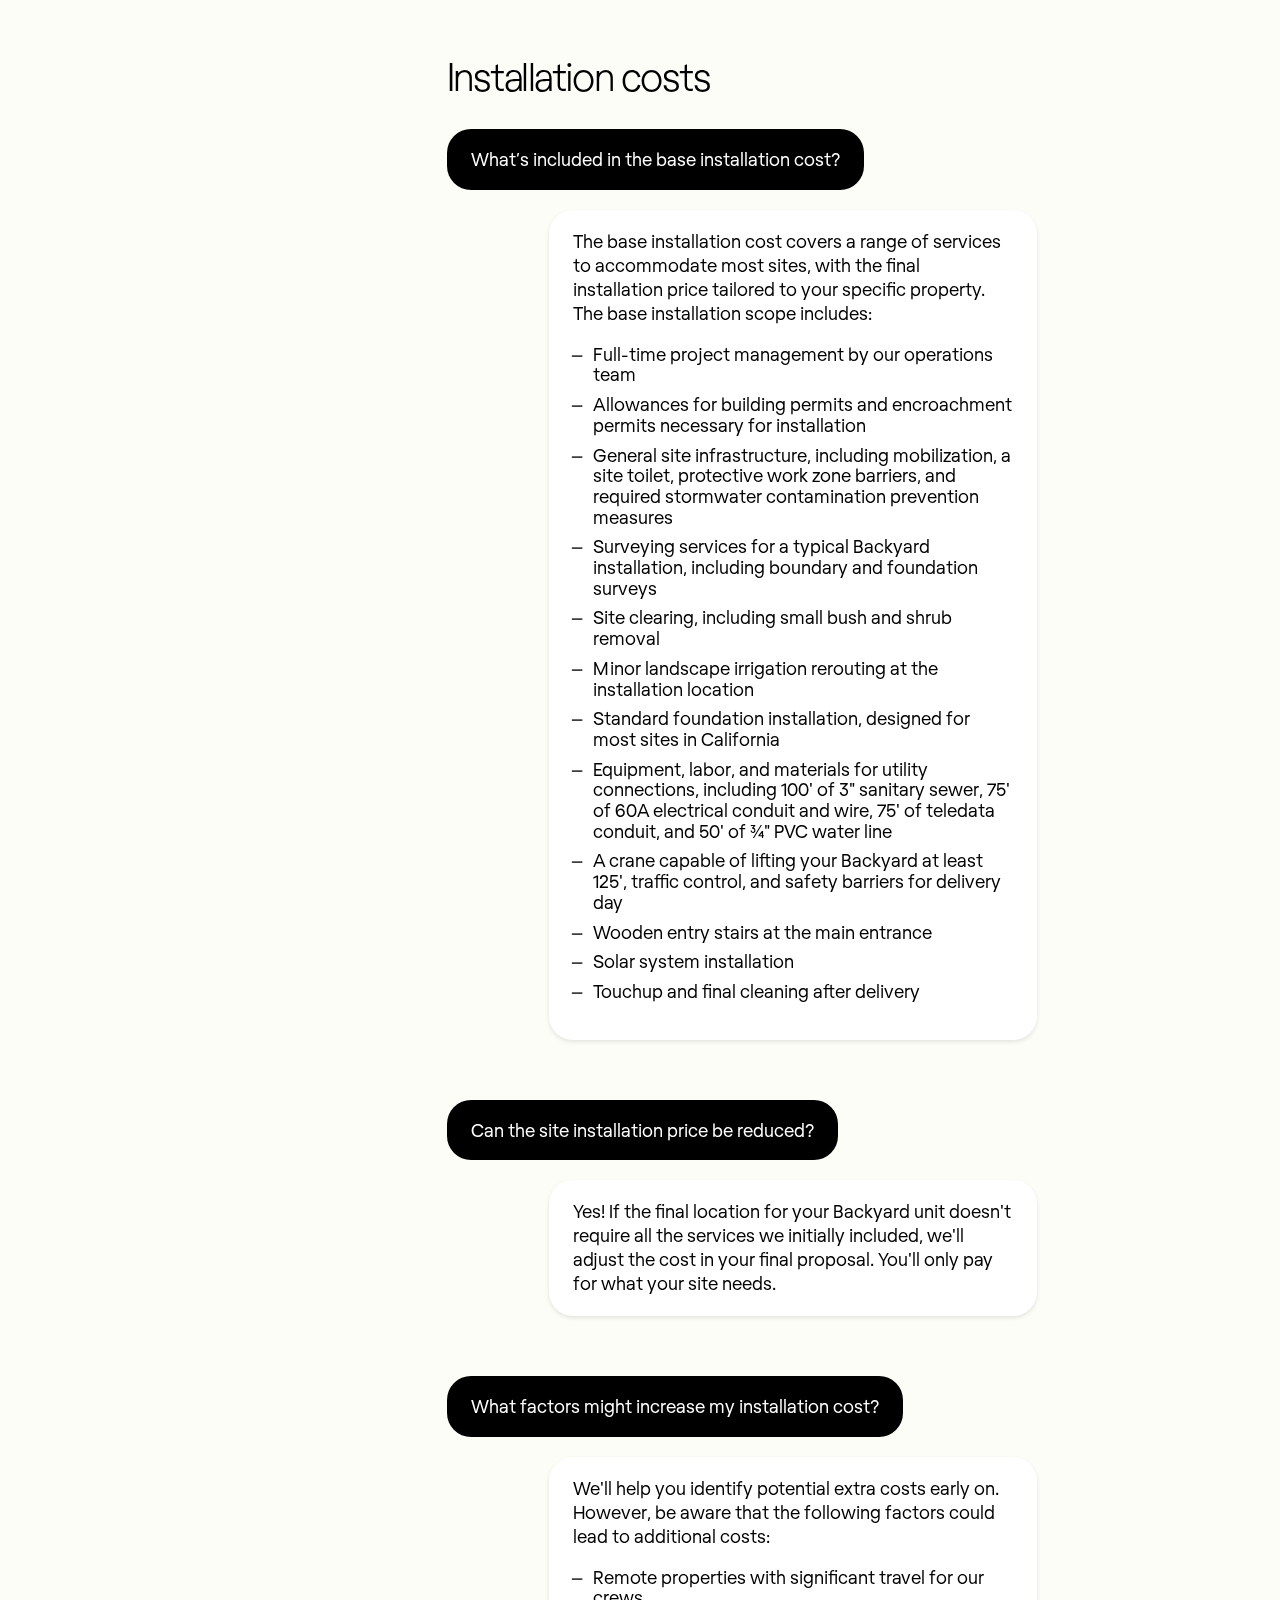
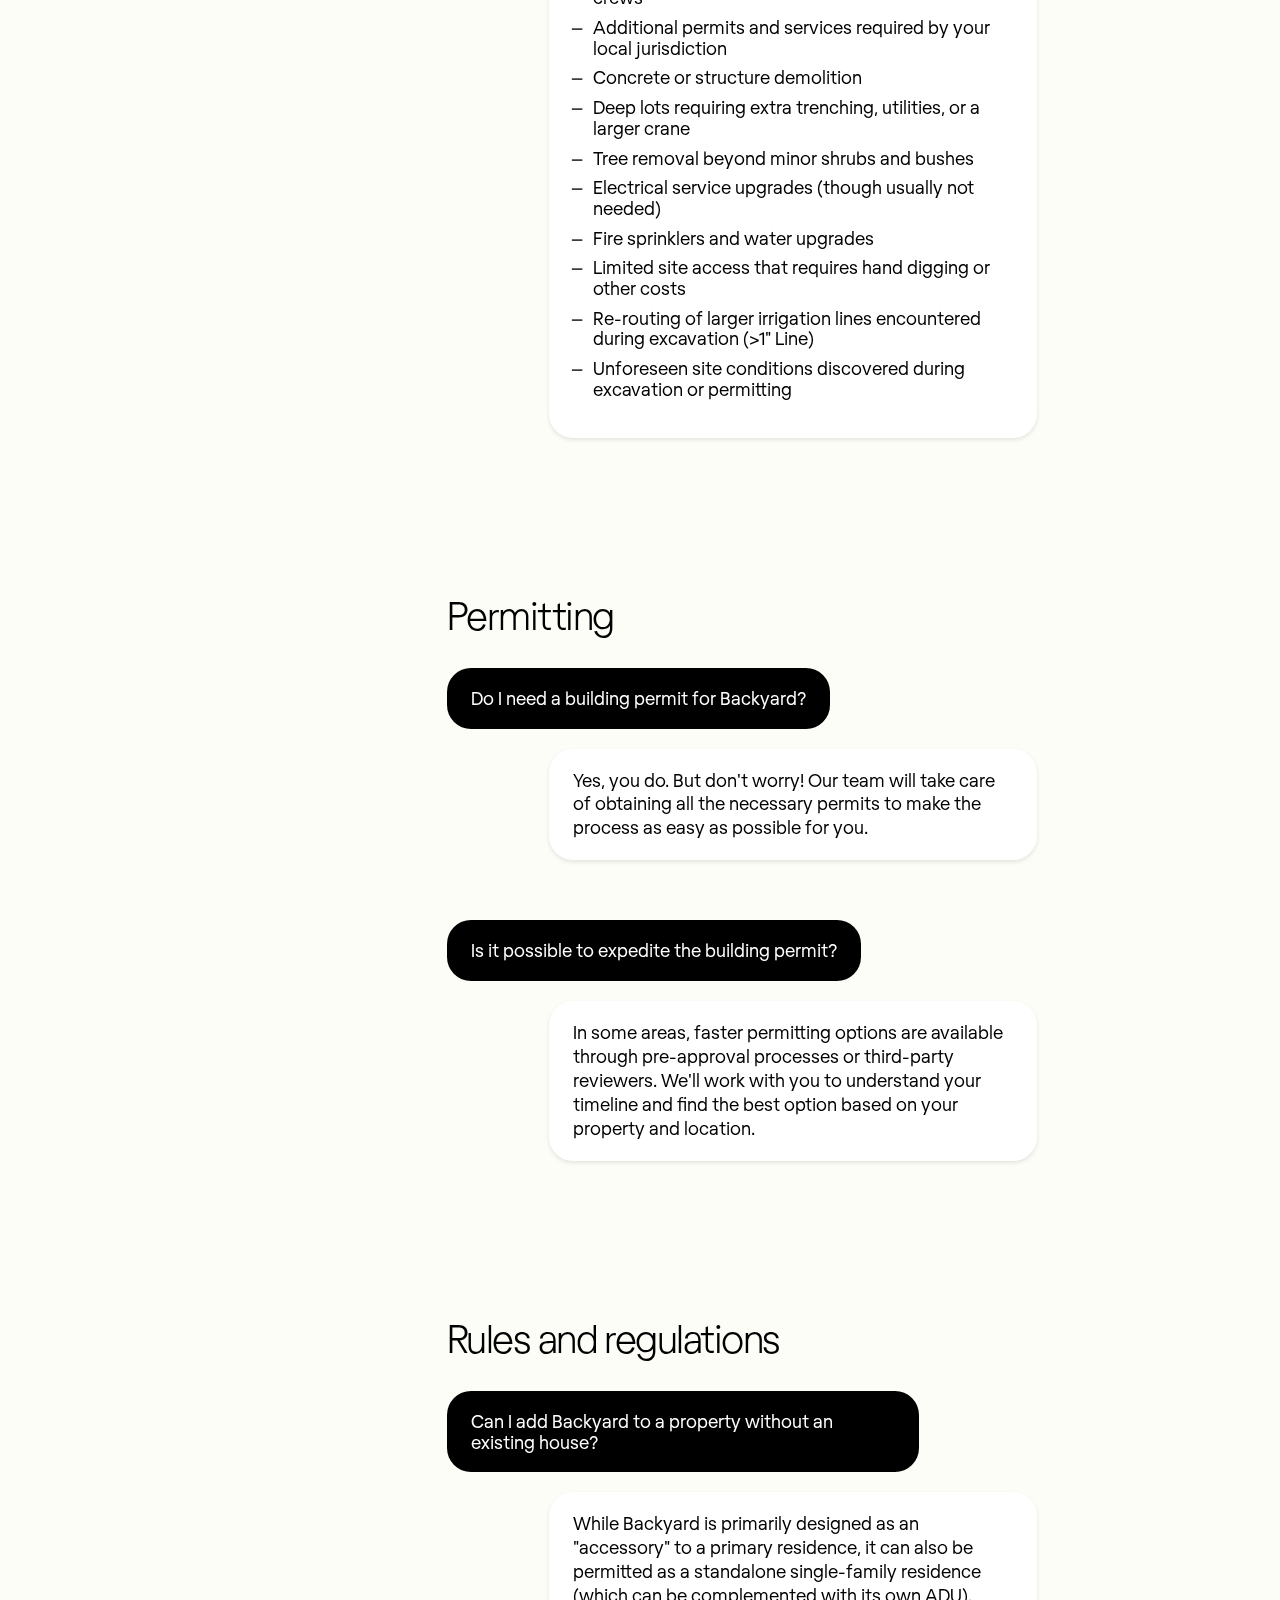
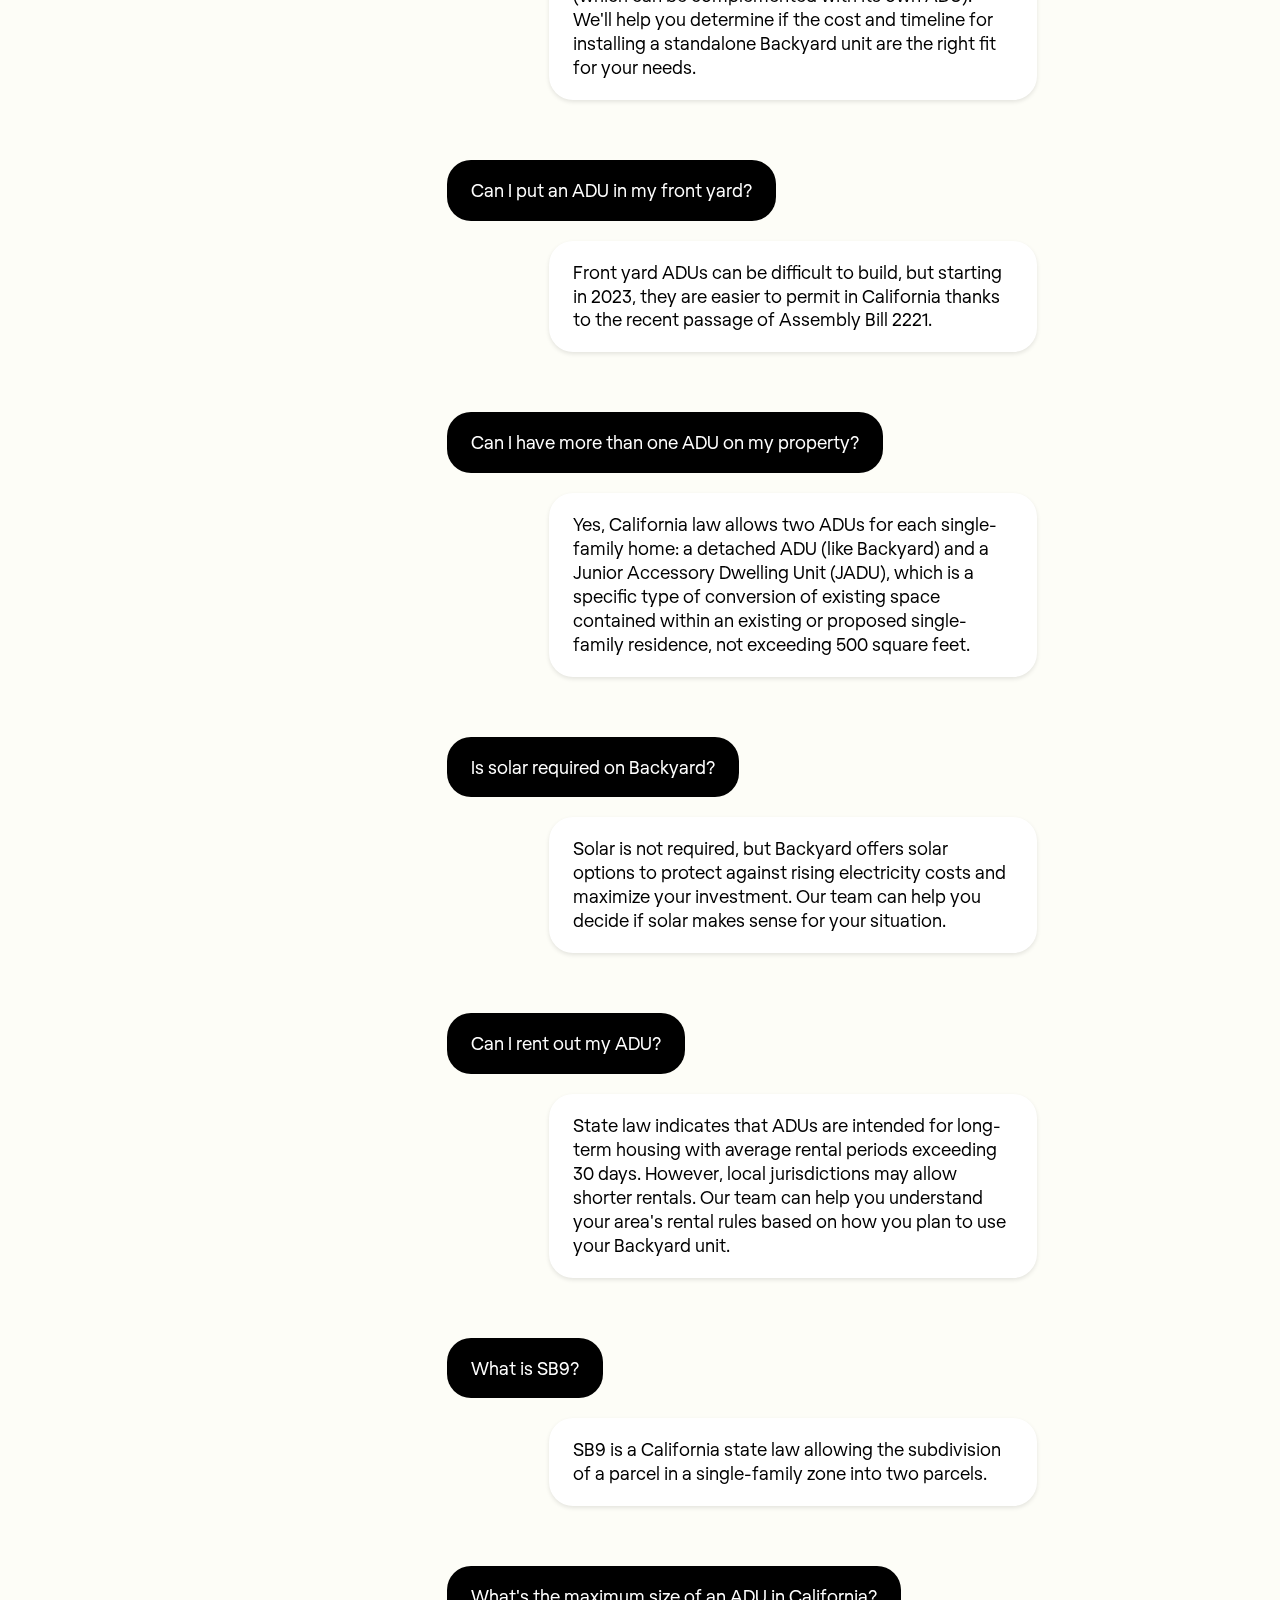
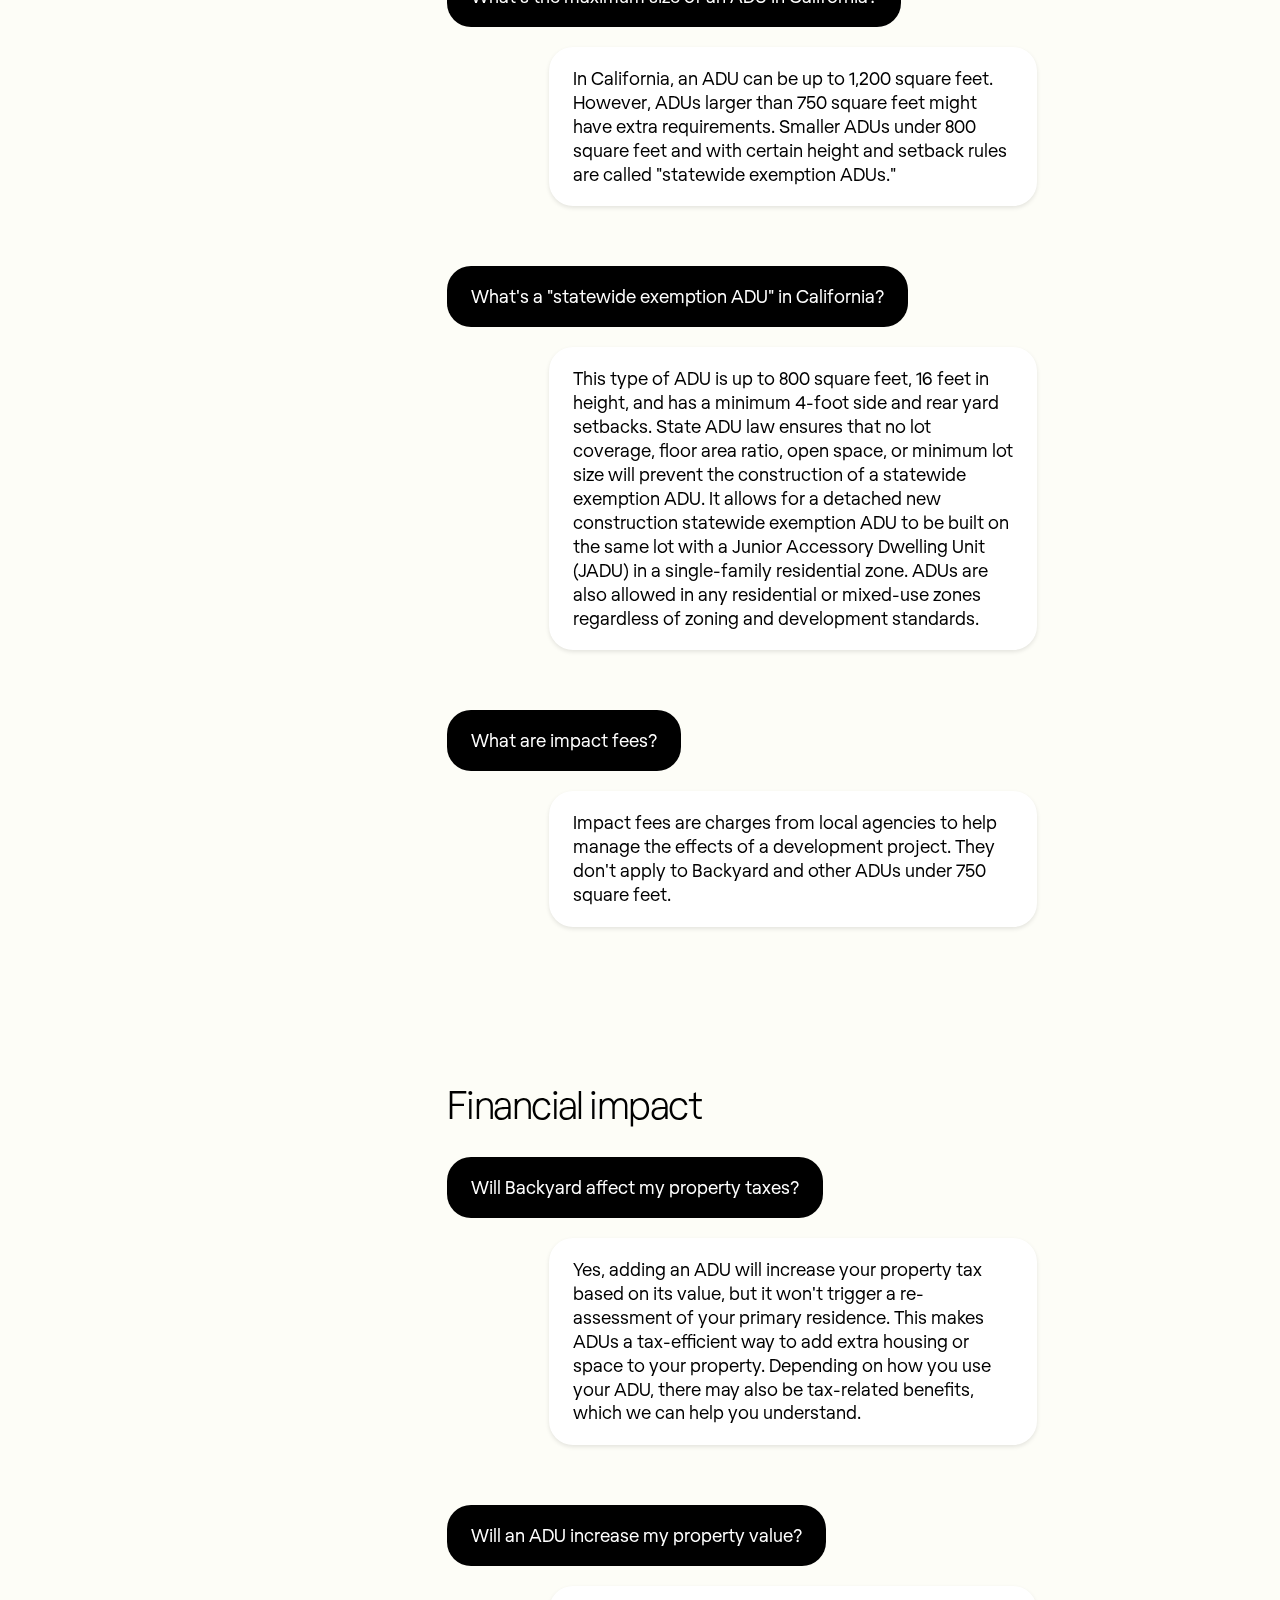
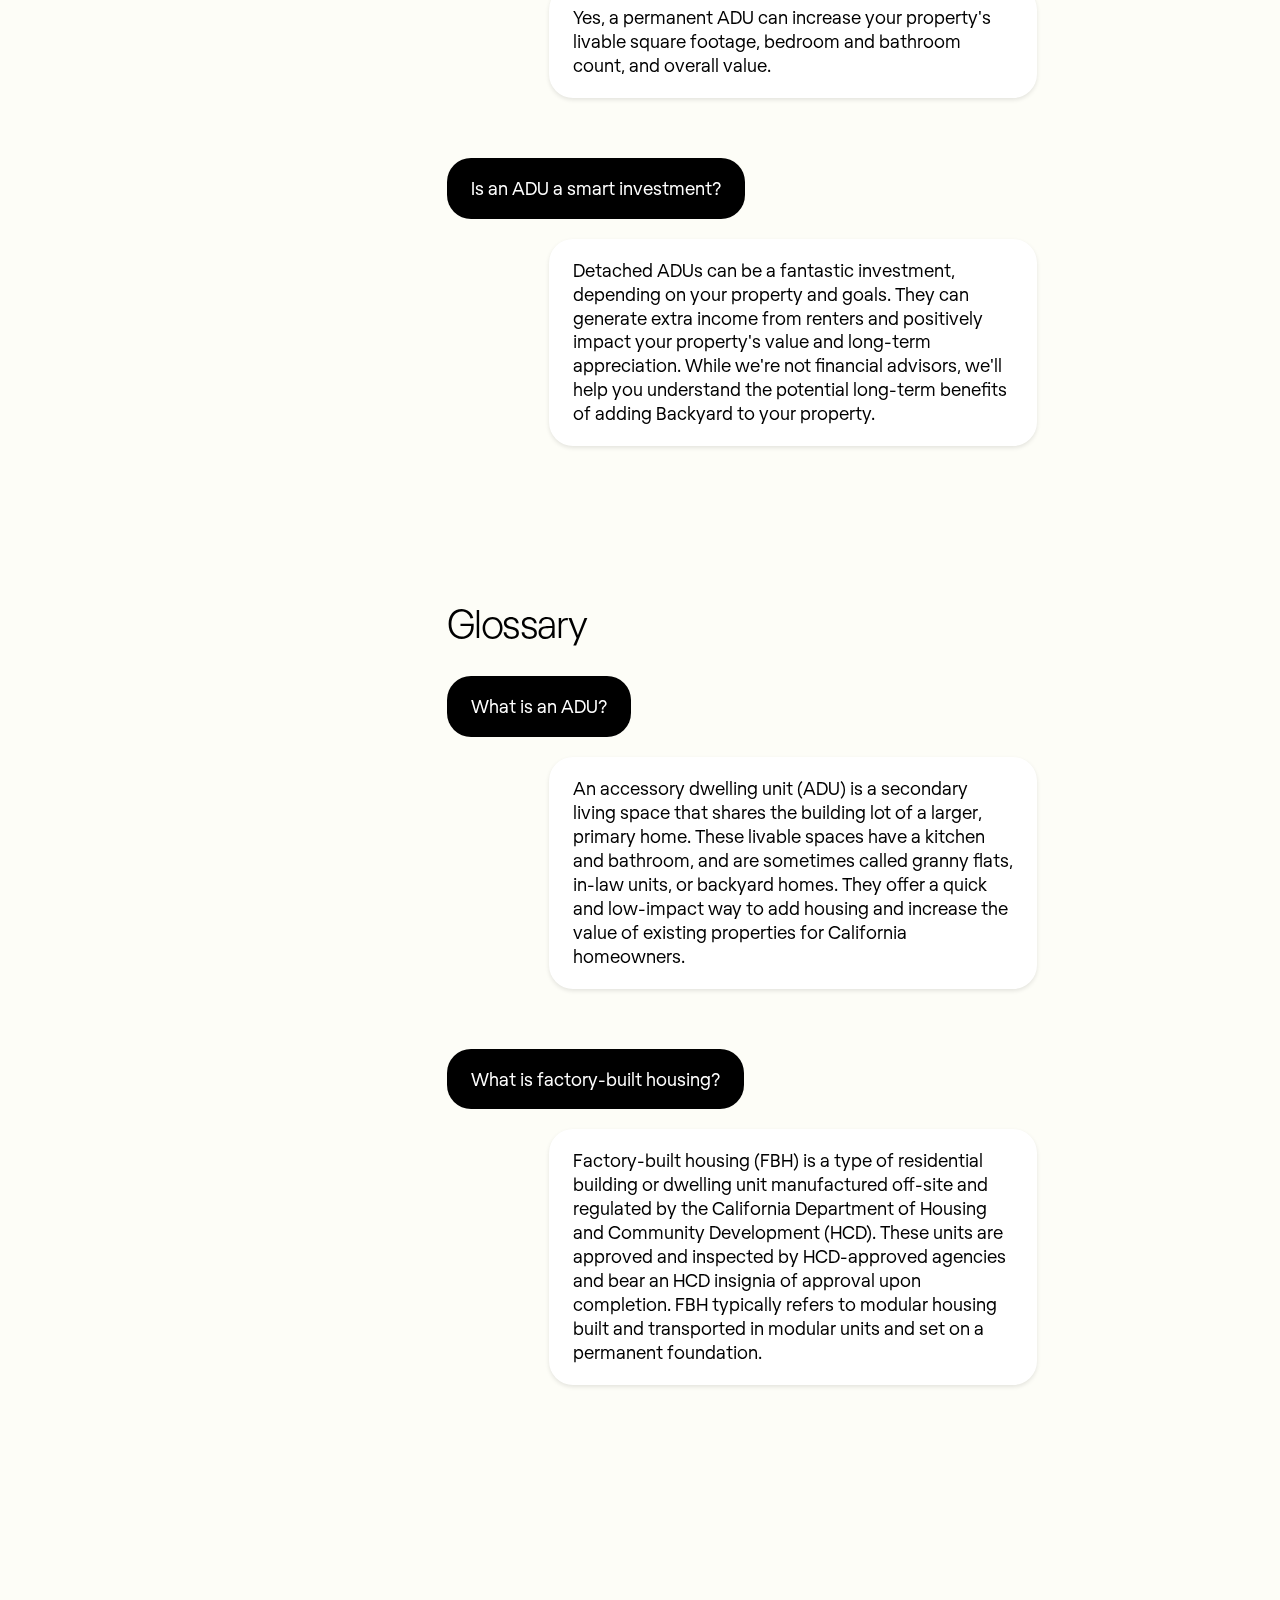
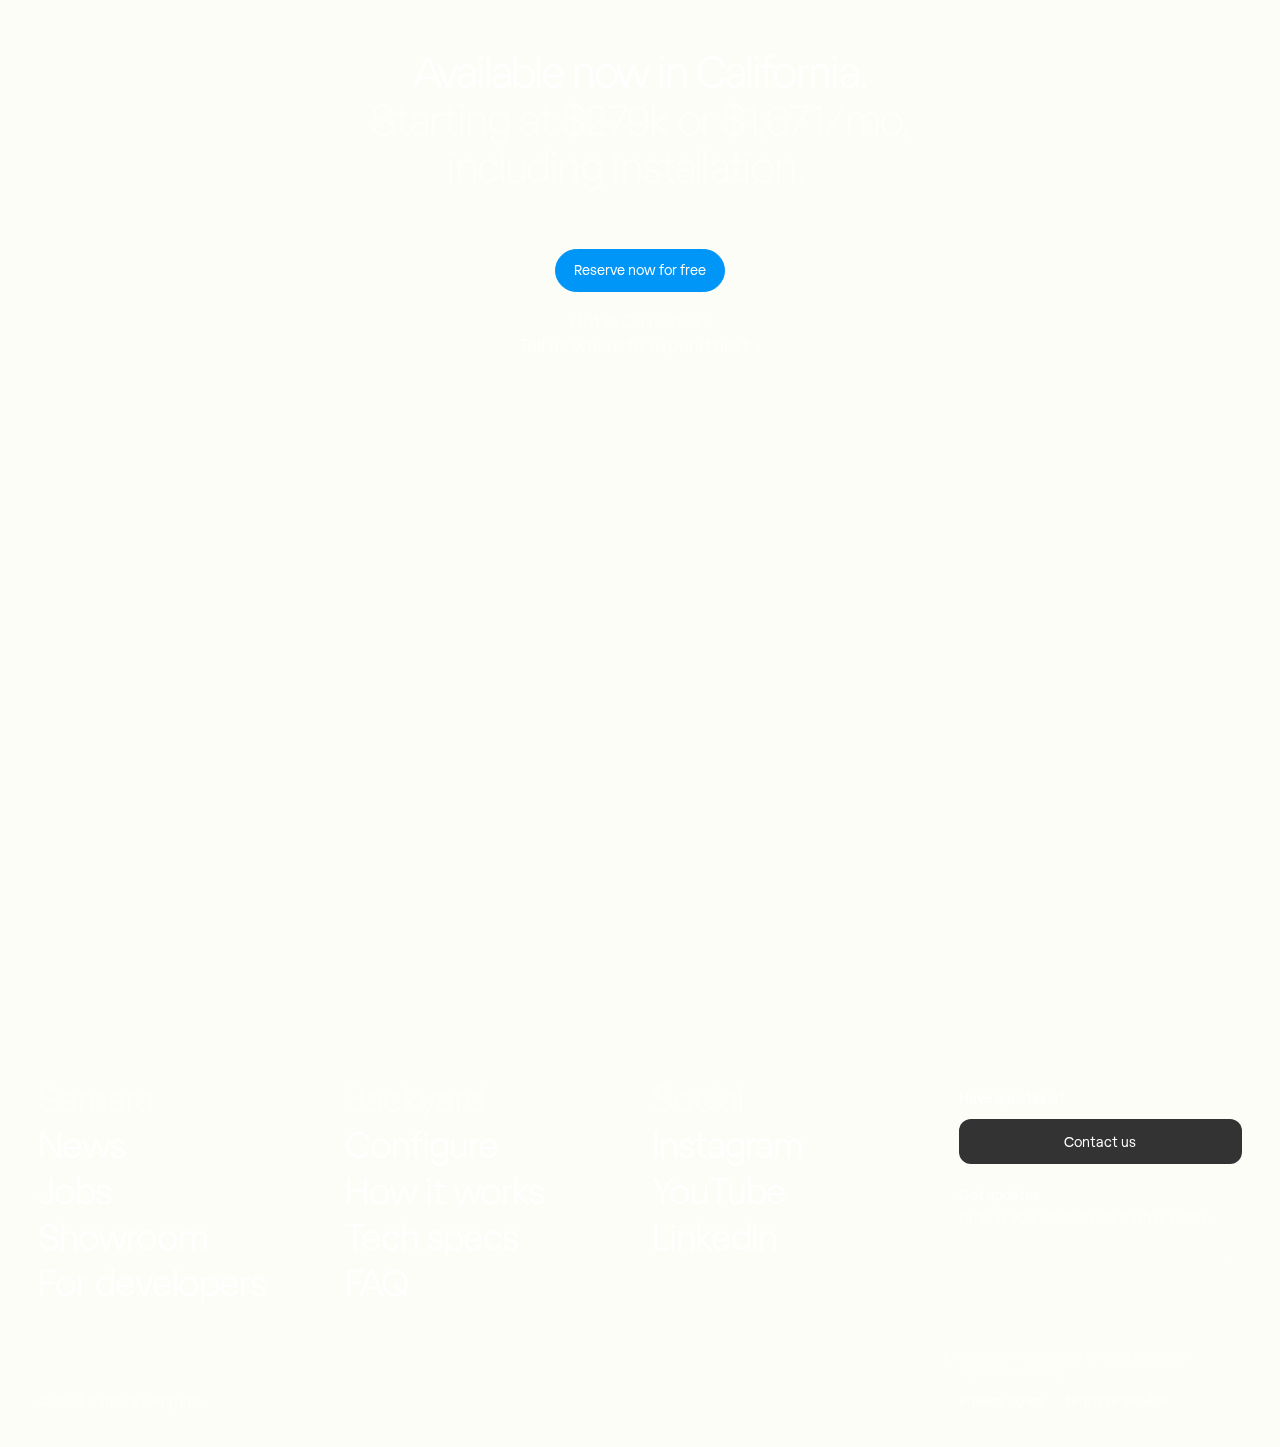
<file: backyard/faq.html>
<!DOCTYPE html>
<html xmlns="http://www.w3.org/1999/xhtml" lang="en">
    <!-- Added by HTTrack --><meta http-equiv="content-type" content="text/html;charset=utf-8" /><!-- /Added by HTTrack -->
<head>
        <meta charset="utf-8" />
        <meta
            name="viewport"
            content="initial-scale=1, width=device-width, viewport-fit=cover"
        />

            <meta name="description" content="Find answers to the most asked questions about Backyard: building regulations, financial planning, construction, and more." />

        <meta name="author" content="Samara" />
        <meta name="copyright" content="Samara, Inc." />

        <meta property="og:site_name" content="Samara" />
        <meta property="og:title" content="FAQ – Backyard" />
        <meta property="og:type" content="website" />
        <meta property="og:image" content="https://samara.com/assets/images/banner.jpg?-1891203968750214485" />
        <meta
            property="og:url"
            content="https://samara.com/backyard/faq/"
        />

            <meta property="og:description" content="Find answers to the most asked questions about Backyard: building regulations, financial planning, construction, and more." />

        <meta property="fb:app_id" content="495582180645280" />

        <meta name="twitter:card" content="summary_large_image" />
        <meta name="twitter:site" content="@samara" />
        <meta name="twitter:title" content="FAQ – Backyard" />

            <meta name="twitter:description" content="Find answers to the most asked questions about Backyard: building regulations, financial planning, construction, and more." />

        <meta name="twitter:image" content="https://samara.com/assets/images/banner.jpg?-1891203968750214485" />

        <meta name="theme-color" content="#000000" />

        <link
            rel="apple-touch-icon"
            href="../assets/images/favicons/icon76x.png"
        />
        <link
            rel="apple-touch-icon"
            href="../assets/images/favicons/icon180x.png"
            sizes="180x180"
        />
        <link
            rel="apple-touch-icon"
            href="../assets/images/favicons/icon152x.png"
            sizes="152x152"
        />
        <link
            rel="apple-touch-icon"
            href="../assets/images/favicons/icon120x.png"
            sizes="120x120"
        />
        <link
            rel="shortcut icon"
            href="../assets/images/favicons/icon64x.png"
            sizes="64x64"
            type="image/png"
        />
        <link
            rel="icon"
            type="image/png"
            href="../assets/images/favicons/favicon.png"
        />
        <link
            rel="preload"
            href="../assets/fonts/regola-book.woff2"
            as="font"
            type="font/woff2"
            crossorigin
        />
        <link
            rel="preload"
            href="../assets/fonts/regola-light.woff2"
            as="font"
            type="font/woff2"
            crossorigin
        />

        <title>FAQ – Backyard</title>

        <style>
            html {
                opacity: 0;
            }
        </style>

        <link href="../assets/stylesheets/index.css" rel="stylesheet" />

            <script
                src="https://js.sentry-cdn.com/0fccc211890a4ab5be5384d5d01f2041.min.js"
                crossorigin="anonymous"
            ></script>

            <script src="../assets/javascripts/index.js"></script>
            <script src="../assets/javascripts/calculator/bundle.js" defer="defer"></script>
            <script src="../assets/javascripts/contact/bundle.js" defer="defer"></script>

            <script src="../assets/javascripts/trackers.js" defer="defer"></script>
            <script
                defer
                src="https://www.googletagmanager.com/gtag/js?id=G-Y1SW8E75MN"
            ></script>
    </head>

    <body class="no-javascript backyard faq">
    <nav class="main-navigation collapsed" data-tooltip-disabled>
        <button class="toggle">
            <span class="top">
                <span></span>
            </span>
            <span class="bottom">
                <span></span>
            </span>
        </button>

    <a href="../index.html" class="logo">
        <img
            src="../assets/images/logo.svg"
            width="116"
            height="24"
            alt="Samara"
            loading="lazy"
        />
    </a>

    <img
        class="multiunit logo"
        src="../assets/images/logo-multiunit.svg"
        loading="lazy"
        width="265"
        height="23"
        alt="Samara for developers"
    />

    <div class="main-navigation-list">
        <ul>
            <li><a href="../backyard" class="alt">Backyard</a></li>
            <li class="backyard-menu-item"><a href="how-it-works">How it works</a></li>
            <li class="backyard-menu-item"><a href="tech-specs">Tech specs</a></li>
            <li class="backyard-menu-item"><a href="faq">FAQ</a></li>
            <li class="pages-menu-item"><a href="../newsroom">News</a></li>
            <li class="pages-menu-item"><a href="../jobs">Jobs</a></li>
            <li class="pages-menu-item"><a href="../showroom">Showroom</a></li>
        </ul>
    </div>

    <a href="configure" class="backyard-configure button-rounded button-rounded-blue m-type-12">Configure now</a>

    <a href="../developers" class="multiunit backyard-configure button-rounded button-rounded-blue">
        <img src="../assets/images/icons/phone-white.svg" loading="lazy" />
        <span>Get in touch</span>
    </a>
</nav>


    <main>
        <div class="page">
                
<div class="slides backyard-faq">
    <div class="slide faq-top">
        <div class="row">
            <h1 class="h3">Frequently asked questions</h1>
            <p>Find answers to our most asked questions, including building regulations, financial planning, construction, and more.</p>
        </div>
        <div class="row">
            <hr />
        </div>
    </div>

    <div class="slide faq-hr">
        <div class="row">
            <div class="sidebar visible">
                <div class="wrapper">
                    <h3>Questions & Answers</h3>
                    <ul class="menu">
                            <li class="active">
                                Top questions
                            </li>
                            <li class="">
                                Getting Backyard
                            </li>
                            <li class="">
                                Paying for Backyard
                            </li>
                            <li class="">
                                Installation costs
                            </li>
                            <li class="">
                                Permitting
                            </li>
                            <li class="">
                                Rules and regulations
                            </li>
                            <li class="">
                                Financial impact
                            </li>
                            <li class="">
                                Glossary
                            </li>
                    </ul>
                    <h3>Still have questions?</h3>
                    <ul>
                        <li>
                            <a onclick="Contact.show({ variant: 'default' })">
                                Contact us
                            </a>
                        </li>
                    </ul>
                </div>
            </div>
        </div>
    </div>

        <div class="slide faq-group visible">
            <div class="row">
                <h2 class="h5">
                    <input type="checkbox" />
                    Top questions
                </h2>
            </div>

            <div class="items">
                    <div class="item">
                        <div class="row">
                            <div class="question">
                                <div class="bubble">
                                    How much space does Backyard need?
                                </div>
                            </div>
                        </div>
                        <div class="row">
                            <div class="answer">
                                <div class="bubble">
                                    <p>For a Backyard studio model, you'll need a 39' x 25' area on your property, which includes the legally required setbacks. The one-bedroom model requires a 47' x 25' area, and the two-bedroom model needs a 57' x 25' area.</p>
                                </div>
                            </div>
                        </div>
                    </div>
                    <div class="item">
                        <div class="row">
                            <div class="question">
                                <div class="bubble">
                                    Can I add Backyard to a property without an existing house?
                                </div>
                            </div>
                        </div>
                        <div class="row">
                            <div class="answer">
                                <div class="bubble">
                                    <p>While Backyard is primarily designed as an "accessory" to a primary residence, it can also be permitted as a standalone single-family residence (which can be complemented with its own ADU). We'll help you determine if the cost and timeline for installing a standalone Backyard unit are the right fit for your needs.</p>
                                </div>
                            </div>
                        </div>
                    </div>
                    <div class="item">
                        <div class="row">
                            <div class="question">
                                <div class="bubble">
                                    Do I have to pay the full cost of Backyard upfront?
                                </div>
                            </div>
                        </div>
                        <div class="row">
                            <div class="answer">
                                <div class="bubble">
                                    <p>Absolutely not. We've spread out the milestone payments throughout the entire project timeline, and we won't collect payment or begin work until you've secured financing.</p>
                                </div>
                            </div>
                        </div>
                    </div>
                    <div class="item">
                        <div class="row">
                            <div class="question">
                                <div class="bubble">
                                    What if I don't have a financing partner or lender?
                                </div>
                            </div>
                        </div>
                        <div class="row">
                            <div class="answer">
                                <div class="bubble">
                                    <p>Don't worry – our team has established relationships with various financing partners. If you haven't found a financing partner yet, we'll assist you in the process.</p>
                                </div>
                            </div>
                        </div>
                    </div>
            </div>
        </div>
        <div class="slide faq-group visible">
            <div class="row">
                <h2 class="h5">
                    <input type="checkbox" />
                    Getting Backyard
                </h2>
            </div>

            <div class="items">
                    <div class="item">
                        <div class="row">
                            <div class="question">
                                <div class="bubble">
                                    How much space do I need for Backyard?
                                </div>
                            </div>
                        </div>
                        <div class="row">
                            <div class="answer">
                                <div class="bubble">
                                    <p>For a Backyard studio model, you'll need a 39' x 25' area on your property, which includes the legally required setbacks. The one-bedroom model requires a 47' x 25' area, and the two-bedroom model needs a 57' x 25' area.</p>
                                </div>
                            </div>
                        </div>
                    </div>
                    <div class="item">
                        <div class="row">
                            <div class="question">
                                <div class="bubble">
                                    How long does it take to get Backyard?
                                </div>
                            </div>
                        </div>
                        <div class="row">
                            <div class="answer">
                                <div class="bubble">
                                    <p>It usually takes around seven months from start to finish. This includes getting permits, manufacturing the unit, and installing it on your property. Since the time it takes to get a building permit can vary, we'll provide you with a personalized timeline once you reserve your unit.</p>
                                </div>
                            </div>
                        </div>
                    </div>
                    <div class="item">
                        <div class="row">
                            <div class="question">
                                <div class="bubble">
                                    Is getting Backyard faster than building on-site?
                                </div>
                            </div>
                        </div>
                        <div class="row">
                            <div class="answer">
                                <div class="bubble">
                                    <p>Yes! In California, Backyard units are pre-approved and prefabricated in parallel with your local permitting process. While permit times do vary, the typical Backyard installation is 4-6 months faster than traditional site-built construction.</p>
                                </div>
                            </div>
                        </div>
                    </div>
                    <div class="item">
                        <div class="row">
                            <div class="question">
                                <div class="bubble">
                                    How disruptive is the installation process?
                                </div>
                            </div>
                        </div>
                        <div class="row">
                            <div class="answer">
                                <div class="bubble">
                                    <p>Our installation process is designed to minimize disruptions to your property and daily life. Our site preparation work typically takes 4-6 weeks, which is much shorter than the usual 6-12 months for on-site builds. The most significant disruption is when we deliver and crane your Backyard unit into place, which sometimes requires a temporary street closure. Don't worry—we'll give you and your neighbors plenty of notice.</p>
                                </div>
                            </div>
                        </div>
                    </div>
                    <div class="item">
                        <div class="row">
                            <div class="question">
                                <div class="bubble">
                                    Is the installation process noisy?
                                </div>
                            </div>
                        </div>
                        <div class="row">
                            <div class="answer">
                                <div class="bubble">
                                    <p>All construction has a degree of noise, but we keep it to a minimum. We complete the noisiest parts of construction in our factory, and the fast site preparation work makes this the least noisy way to add an ADU to your property.</p>
                                </div>
                            </div>
                        </div>
                    </div>
            </div>
        </div>
        <div class="slide faq-group visible">
            <div class="row">
                <h2 class="h5">
                    <input type="checkbox" />
                    Paying for Backyard
                </h2>
            </div>

            <div class="items">
                    <div class="item">
                        <div class="row">
                            <div class="question">
                                <div class="bubble">
                                    Do I have to pay the full cost of Backyard upfront?
                                </div>
                            </div>
                        </div>
                        <div class="row">
                            <div class="answer">
                                <div class="bubble">
                                    <p>Absolutely not. We've spread out the milestone payments throughout the entire project timeline, and we won't collect payment or begin work until you've secured financing.</p>
                                </div>
                            </div>
                        </div>
                    </div>
                    <div class="item">
                        <div class="row">
                            <div class="question">
                                <div class="bubble">
                                    What if I don't have a financing partner or lender?
                                </div>
                            </div>
                        </div>
                        <div class="row">
                            <div class="answer">
                                <div class="bubble">
                                    <p>Don't worry – our team has established relationships with various financing partners. If you haven't found a financing partner yet, we'll assist you in the process.</p>
                                </div>
                            </div>
                        </div>
                    </div>
                    <div class="item">
                        <div class="row">
                            <div class="question">
                                <div class="bubble">
                                    What financing options are available for Backyard?
                                </div>
                            </div>
                        </div>
                        <div class="row">
                            <div class="answer">
                                <div class="bubble">
                                    <p>Financing options for Backyard typically include:</p><ul> <li>Cash-out refinance</li> <li>Home equity line of credit (HELOC)</li> <li>Home equity loan</li> <li>Renovation or construction loan</li></ul><p>Most ADUs are financed through lenders that offer home equity-based loans, but our team will outline the benefits and risks of each option to help you secure the right financing for your specific situation.</p>
                                </div>
                            </div>
                        </div>
                    </div>
            </div>
        </div>
        <div class="slide faq-group visible">
            <div class="row">
                <h2 class="h5">
                    <input type="checkbox" />
                    Installation costs
                </h2>
            </div>

            <div class="items">
                    <div class="item">
                        <div class="row">
                            <div class="question">
                                <div class="bubble">
                                    What’s included in the base installation cost?
                                </div>
                            </div>
                        </div>
                        <div class="row">
                            <div class="answer">
                                <div class="bubble">
                                    <p>The base installation cost covers a range of services to accommodate most sites, with the final installation price tailored to your specific property. The base installation scope includes:</p><ul> <li>Full-time project management by our operations team</li> <li>Allowances for building permits and encroachment permits necessary for installation</li> <li>General site infrastructure, including mobilization, a site toilet, protective work zone barriers, and required stormwater contamination prevention measures</li> <li>Surveying services for a typical Backyard installation, including boundary and foundation surveys</li> <li>Site clearing, including small bush and shrub removal</li> <li>Minor landscape irrigation rerouting at the installation location</li> <li>Standard foundation installation, designed for most sites in California</li> <li>Equipment, labor, and materials for utility connections, including 100' of 3" sanitary sewer, 75' of 60A electrical conduit and wire, 75' of teledata conduit, and 50' of ¾" PVC water line</li> <li>A crane capable of lifting your Backyard at least 125', traffic control, and safety barriers for delivery day</li> <li>Wooden entry stairs at the main entrance</li> <li>Solar system installation</li> <li>Touchup and final cleaning after delivery</li></ul>
                                </div>
                            </div>
                        </div>
                    </div>
                    <div class="item">
                        <div class="row">
                            <div class="question">
                                <div class="bubble">
                                    Can the site installation price be reduced?
                                </div>
                            </div>
                        </div>
                        <div class="row">
                            <div class="answer">
                                <div class="bubble">
                                    <p>Yes! If the final location for your Backyard unit doesn't require all the services we initially included, we'll adjust the cost in your final proposal. You'll only pay for what your site needs.</p>
                                </div>
                            </div>
                        </div>
                    </div>
                    <div class="item">
                        <div class="row">
                            <div class="question">
                                <div class="bubble">
                                    What factors might increase my installation cost?
                                </div>
                            </div>
                        </div>
                        <div class="row">
                            <div class="answer">
                                <div class="bubble">
                                    <p>We'll help you identify potential extra costs early on. However, be aware that the following factors could lead to additional costs:</p><ul> <li>Remote properties with significant travel for our crews</li> <li>Additional permits and services required by your local jurisdiction</li> <li>Concrete or structure demolition</li> <li>Deep lots requiring extra trenching, utilities, or a larger crane</li> <li>Tree removal beyond minor shrubs and bushes</li> <li>Electrical service upgrades (though usually not needed)</li> <li>Fire sprinklers and water upgrades</li> <li>Limited site access that requires hand digging or other costs</li> <li>Re-routing of larger irrigation lines encountered during excavation (&gt;1" Line)</li> <li>Unforeseen site conditions discovered during excavation or permitting</li></ul>
                                </div>
                            </div>
                        </div>
                    </div>
            </div>
        </div>
        <div class="slide faq-group visible">
            <div class="row">
                <h2 class="h5">
                    <input type="checkbox" />
                    Permitting
                </h2>
            </div>

            <div class="items">
                    <div class="item">
                        <div class="row">
                            <div class="question">
                                <div class="bubble">
                                    Do I need a building permit for Backyard?
                                </div>
                            </div>
                        </div>
                        <div class="row">
                            <div class="answer">
                                <div class="bubble">
                                    <p>Yes, you do. But don't worry! Our team will take care of obtaining all the necessary permits to make the process as easy as possible for you.</p>
                                </div>
                            </div>
                        </div>
                    </div>
                    <div class="item">
                        <div class="row">
                            <div class="question">
                                <div class="bubble">
                                    Is it possible to expedite the building permit?
                                </div>
                            </div>
                        </div>
                        <div class="row">
                            <div class="answer">
                                <div class="bubble">
                                    <p>In some areas, faster permitting options are available through pre-approval processes or third-party reviewers. We'll work with you to understand your timeline and find the best option based on your property and location.</p>
                                </div>
                            </div>
                        </div>
                    </div>
            </div>
        </div>
        <div class="slide faq-group visible">
            <div class="row">
                <h2 class="h5">
                    <input type="checkbox" />
                    Rules and regulations
                </h2>
            </div>

            <div class="items">
                    <div class="item">
                        <div class="row">
                            <div class="question">
                                <div class="bubble">
                                    Can I add Backyard to a property without an existing house?
                                </div>
                            </div>
                        </div>
                        <div class="row">
                            <div class="answer">
                                <div class="bubble">
                                    <p>While Backyard is primarily designed as an "accessory" to a primary residence, it can also be permitted as a standalone single-family residence (which can be complemented with its own ADU). We'll help you determine if the cost and timeline for installing a standalone Backyard unit are the right fit for your needs.</p>
                                </div>
                            </div>
                        </div>
                    </div>
                    <div class="item">
                        <div class="row">
                            <div class="question">
                                <div class="bubble">
                                    Can I put an ADU in my front yard?
                                </div>
                            </div>
                        </div>
                        <div class="row">
                            <div class="answer">
                                <div class="bubble">
                                    <p>Front yard ADUs can be difficult to build, but starting in 2023, they are easier to permit in California thanks to the recent passage of Assembly Bill 2221.</p>
                                </div>
                            </div>
                        </div>
                    </div>
                    <div class="item">
                        <div class="row">
                            <div class="question">
                                <div class="bubble">
                                    Can I have more than one ADU on my property?
                                </div>
                            </div>
                        </div>
                        <div class="row">
                            <div class="answer">
                                <div class="bubble">
                                    <p>Yes, California law allows two ADUs for each single-family home: a detached ADU (like Backyard) and a Junior Accessory Dwelling Unit (JADU), which is a specific type of conversion of existing space contained within an existing or proposed single-family residence, not exceeding 500 square feet.</p>
                                </div>
                            </div>
                        </div>
                    </div>
                    <div class="item">
                        <div class="row">
                            <div class="question">
                                <div class="bubble">
                                    Is solar required on Backyard?
                                </div>
                            </div>
                        </div>
                        <div class="row">
                            <div class="answer">
                                <div class="bubble">
                                    <p>Solar is not required, but Backyard offers solar options to protect against rising electricity costs and maximize your investment. Our team can help you decide if solar makes sense for your situation.</p>
                                </div>
                            </div>
                        </div>
                    </div>
                    <div class="item">
                        <div class="row">
                            <div class="question">
                                <div class="bubble">
                                    Can I rent out my ADU?
                                </div>
                            </div>
                        </div>
                        <div class="row">
                            <div class="answer">
                                <div class="bubble">
                                    <p>State law indicates that ADUs are intended for long-term housing with average rental periods exceeding 30 days. However, local jurisdictions may allow shorter rentals. Our team can help you understand your area's rental rules based on how you plan to use your Backyard unit.</p>
                                </div>
                            </div>
                        </div>
                    </div>
                    <div class="item">
                        <div class="row">
                            <div class="question">
                                <div class="bubble">
                                    What is SB9?
                                </div>
                            </div>
                        </div>
                        <div class="row">
                            <div class="answer">
                                <div class="bubble">
                                    <p>SB9 is a California state law allowing the subdivision of a parcel in a single-family zone into two parcels.</p>
                                </div>
                            </div>
                        </div>
                    </div>
                    <div class="item">
                        <div class="row">
                            <div class="question">
                                <div class="bubble">
                                    What's the maximum size of an ADU in California?
                                </div>
                            </div>
                        </div>
                        <div class="row">
                            <div class="answer">
                                <div class="bubble">
                                    <p>In California, an ADU can be up to 1,200 square feet. However, ADUs larger than 750 square feet might have extra requirements. Smaller ADUs under 800 square feet and with certain height and setback rules are called "statewide exemption ADUs."</p>
                                </div>
                            </div>
                        </div>
                    </div>
                    <div class="item">
                        <div class="row">
                            <div class="question">
                                <div class="bubble">
                                    What's a "statewide exemption ADU" in California?
                                </div>
                            </div>
                        </div>
                        <div class="row">
                            <div class="answer">
                                <div class="bubble">
                                    <p>This type of ADU is up to 800 square feet, 16 feet in height, and has a minimum 4-foot side and rear yard setbacks. State ADU law ensures that no lot coverage, floor area ratio, open space, or minimum lot size will prevent the construction of a statewide exemption ADU. It allows for a detached new construction statewide exemption ADU to be built on the same lot with a Junior Accessory Dwelling Unit (JADU) in a single-family residential zone. ADUs are also allowed in any residential or mixed-use zones regardless of zoning and development standards.</p>
                                </div>
                            </div>
                        </div>
                    </div>
                    <div class="item">
                        <div class="row">
                            <div class="question">
                                <div class="bubble">
                                    What are impact fees?
                                </div>
                            </div>
                        </div>
                        <div class="row">
                            <div class="answer">
                                <div class="bubble">
                                    <p>Impact fees are charges from local agencies to help manage the effects of a development project. They don't apply to Backyard and other ADUs under 750 square feet.</p>
                                </div>
                            </div>
                        </div>
                    </div>
            </div>
        </div>
        <div class="slide faq-group visible">
            <div class="row">
                <h2 class="h5">
                    <input type="checkbox" />
                    Financial impact
                </h2>
            </div>

            <div class="items">
                    <div class="item">
                        <div class="row">
                            <div class="question">
                                <div class="bubble">
                                    Will Backyard affect my property taxes?
                                </div>
                            </div>
                        </div>
                        <div class="row">
                            <div class="answer">
                                <div class="bubble">
                                    <p>Yes, adding an ADU will increase your property tax based on its value, but it won't trigger a re-assessment of your primary residence. This makes ADUs a tax-efficient way to add extra housing or space to your property. Depending on how you use your ADU, there may also be tax-related benefits, which we can help you understand.</p>
                                </div>
                            </div>
                        </div>
                    </div>
                    <div class="item">
                        <div class="row">
                            <div class="question">
                                <div class="bubble">
                                    Will an ADU increase my property value?
                                </div>
                            </div>
                        </div>
                        <div class="row">
                            <div class="answer">
                                <div class="bubble">
                                    <p>Yes, a permanent ADU can increase your property's livable square footage, bedroom and bathroom count, and overall value.</p>
                                </div>
                            </div>
                        </div>
                    </div>
                    <div class="item">
                        <div class="row">
                            <div class="question">
                                <div class="bubble">
                                    Is an ADU a smart investment?
                                </div>
                            </div>
                        </div>
                        <div class="row">
                            <div class="answer">
                                <div class="bubble">
                                    <p>Detached ADUs can be a fantastic investment, depending on your property and goals. They can generate extra income from renters and positively impact your property's value and long-term appreciation. While we're not financial advisors, we'll help you understand the potential long-term benefits of adding Backyard to your property.</p>
                                </div>
                            </div>
                        </div>
                    </div>
            </div>
        </div>
        <div class="slide faq-group visible">
            <div class="row">
                <h2 class="h5">
                    <input type="checkbox" />
                    Glossary
                </h2>
            </div>

            <div class="items">
                    <div class="item">
                        <div class="row">
                            <div class="question">
                                <div class="bubble">
                                    What is an ADU?
                                </div>
                            </div>
                        </div>
                        <div class="row">
                            <div class="answer">
                                <div class="bubble">
                                    <p>An accessory dwelling unit (ADU) is a secondary living space that shares the building lot of a larger, primary home. These livable spaces have a kitchen and bathroom, and are sometimes called granny flats, in-law units, or backyard homes. They offer a quick and low-impact way to add housing and increase the value of existing properties for California homeowners.</p>
                                </div>
                            </div>
                        </div>
                    </div>
                    <div class="item">
                        <div class="row">
                            <div class="question">
                                <div class="bubble">
                                    What is factory-built housing?
                                </div>
                            </div>
                        </div>
                        <div class="row">
                            <div class="answer">
                                <div class="bubble">
                                    <p>Factory-built housing (FBH) is a type of residential building or dwelling unit manufactured off-site and regulated by the California Department of Housing and Community Development (HCD). These units are approved and inspected by HCD-approved agencies and bear an HCD insignia of approval upon completion. FBH typically refers to modular housing built and transported in modular units and set on a permanent foundation.</p>
                                </div>
                            </div>
                        </div>
                    </div>
            </div>
        </div>

    <div class="spacer"></div>

    <div class="backyard-footer" data-invert="true">
    <div class="top">
        <h1 class="h4">Available now in&nbsp;California.</h1>
        <h1 class="h4">
            Starting at $279k or $1,671/mo,<br class="desktop">
            including installation.
            <img
                class="intro-cta-info-button"
                src="../assets/images/icons/info-white.svg"
                width="21"
                height="21"
                onclick="Calculator.show('both')"
                alt="More infromation"
                style="opacity: 0.4; cursor: pointer"
                loading="lazy"
            />
        </h1>
        <div class="text">
            <a href="configure" class="button-rounded button-rounded-blue">
                Reserve now for free
            </a>
            <p>
                Not in California?<br />
                <a onclick="Contact.show({ page: 'expand' })">
                    Tell us where to expand next&nbsp;›
                </a>
            </p>
        </div>
    </div>
    <div class="footer-nav footer-nav-variant-default">
    <div class="modern-grid">
        <ul class="column-3">
                <li><a href="../index.html">Samara</a></li>
                <li><a href="../newsroom">News</a></li>
                <li><a href="../jobs">Jobs</a></li>
                <li><a href="../showroom">Showroom</a></li>
                <li><a href="../developers">For developers</a></li>
        </ul>
        <ul class="column-3">
                <li><a href="../backyard">Backyard</a></li>
                <li><a href="configure">Configure</a></li>
                <li><a href="how-it-works">How it works</a></li>
                <li><a href="tech-specs">Tech specs</a></li>
                <li><a href="faq">FAQ</a></li>
        </ul>
        <ul class="column-3">
                <li><div class="m-spacer-24"></div>Social</li>
                <li><a href="https://instagram.com/meetsamara" target="_blank">Instagram</a></li>
                <li><a href="https://www.youtube.com/@meetsamara/" target="_blank">YouTube</a></li>
                <li><a href="https://www.linkedin.com/company/meetsamara" target="_blank">LinkedIn</a></li>
        </ul>

        <div class="column-3 m-column-6 footer-contact">
            <div class="m-spacer-32"></div>
            <div class="m-spacer-16"></div>
            <div class="type-14">Have questions?</div>
            <button class="type-14" onclick="Contact.show({ variant: 'default' })">Contact us</button>
            <div class="spacer-8"></div>
            <div class="footer-contact-subscription">
                <div class="type-14">Get updates</div>
                <div class="type-14 footer-contact-secondary">Drop us your email to learn what’s next.</div>
                <form class="footer-contact-input" action="https://www.samara.com/">
                    <input type="email" class="type-14 m-type-16" required name="email" aria-label="Your email" />
                    <input loading="lazy" type="image" src="../assets/images/icons/chevron-white.svg" alt="Submit">
                    <div class="loader">
                        <div></div>
                        <div></div>
                        <div></div>
                    </div>
                </form>
                <div class="type-14 footer-contact-secondary footer-contact-subscription-success-note">
                    <img loading="lazy" src="../assets/images/icons/checkmark-white.svg" width="12" height="12" alt="Checkmark"> You’ve subscribed to Samara updates.
                </div>
            </div>
        </div>
    </div>
    <div class="spacer-32"></div>
    <div class="modern-grid type-14 footer-legal">
        <div class="column-9 m-column-6">
            © 2023 Samara Living Inc.
            <div class="m-spacer-8"></div>
        </div>
        <div class="column-3 m-column-6">
            <ol class="footnotes">
                <li>“Net zero” may change for build sites with significant shading.</li>
            </ol>
            <a href="../privacy-policy">Privacy policy</a>
            <a href="../terms-of-service">Terms of service</a>
        </div>
    </div>
    <div class="m-spacer-16"></div>
</div>

</div>

</div>

        </div>
    </main>

    <div id="calculator"></div>
    <div id="contact"></div>

    <div id="tooltip" >
    <div class="tooltip-container">
        <svg class="arrow-left" width="15" height="11" viewBox="0 0 15 11" fill="none" xmlns="http://www.w3.org/2000/svg">
            <path d="M4.87021 0.000151566L5.8403 1.01123L2.57369 4.46575L15 4.46575L15 5.89811L2.57369 5.89811L5.8601 9.37369L4.89001 10.3848L-4.54847e-07 5.18193L4.87021 0.000151566Z" fill="black" style="fill:black;fill:black;fill-opacity:1;"/>
        </svg>
        <span class="type-18"></span>
        <svg class="arrow-right" width="15" height="11" viewBox="0 0 15 11" fill="none" xmlns="http://www.w3.org/2000/svg">
            <path d="M10.1298 10.3846L9.1597 9.37354L12.4263 5.91902H0V4.48666H12.4263L9.1399 1.01108L10.11 0L15 5.20284L10.1298 10.3846Z" fill="black" style="fill:black;fill:black;fill-opacity:1;"/>
        </svg>
    </div>
</div>

</body>

</html>
</file>
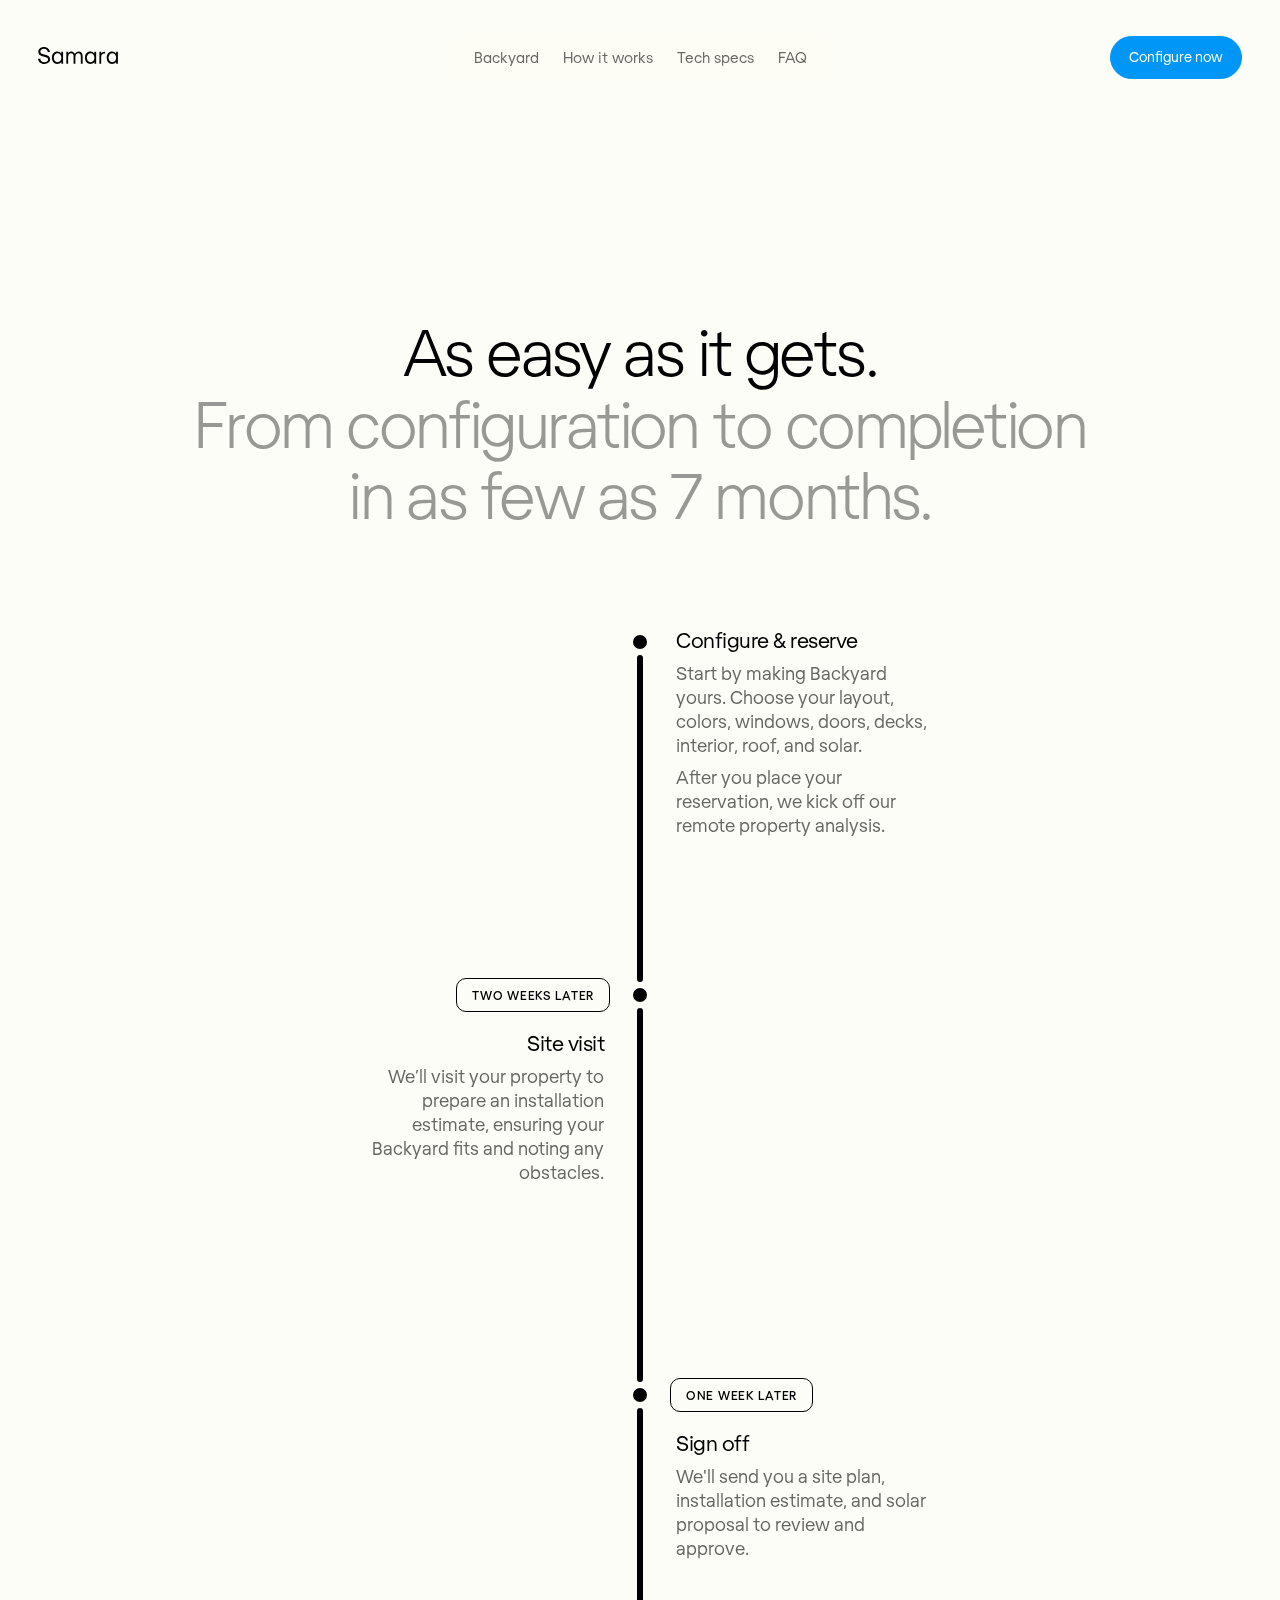
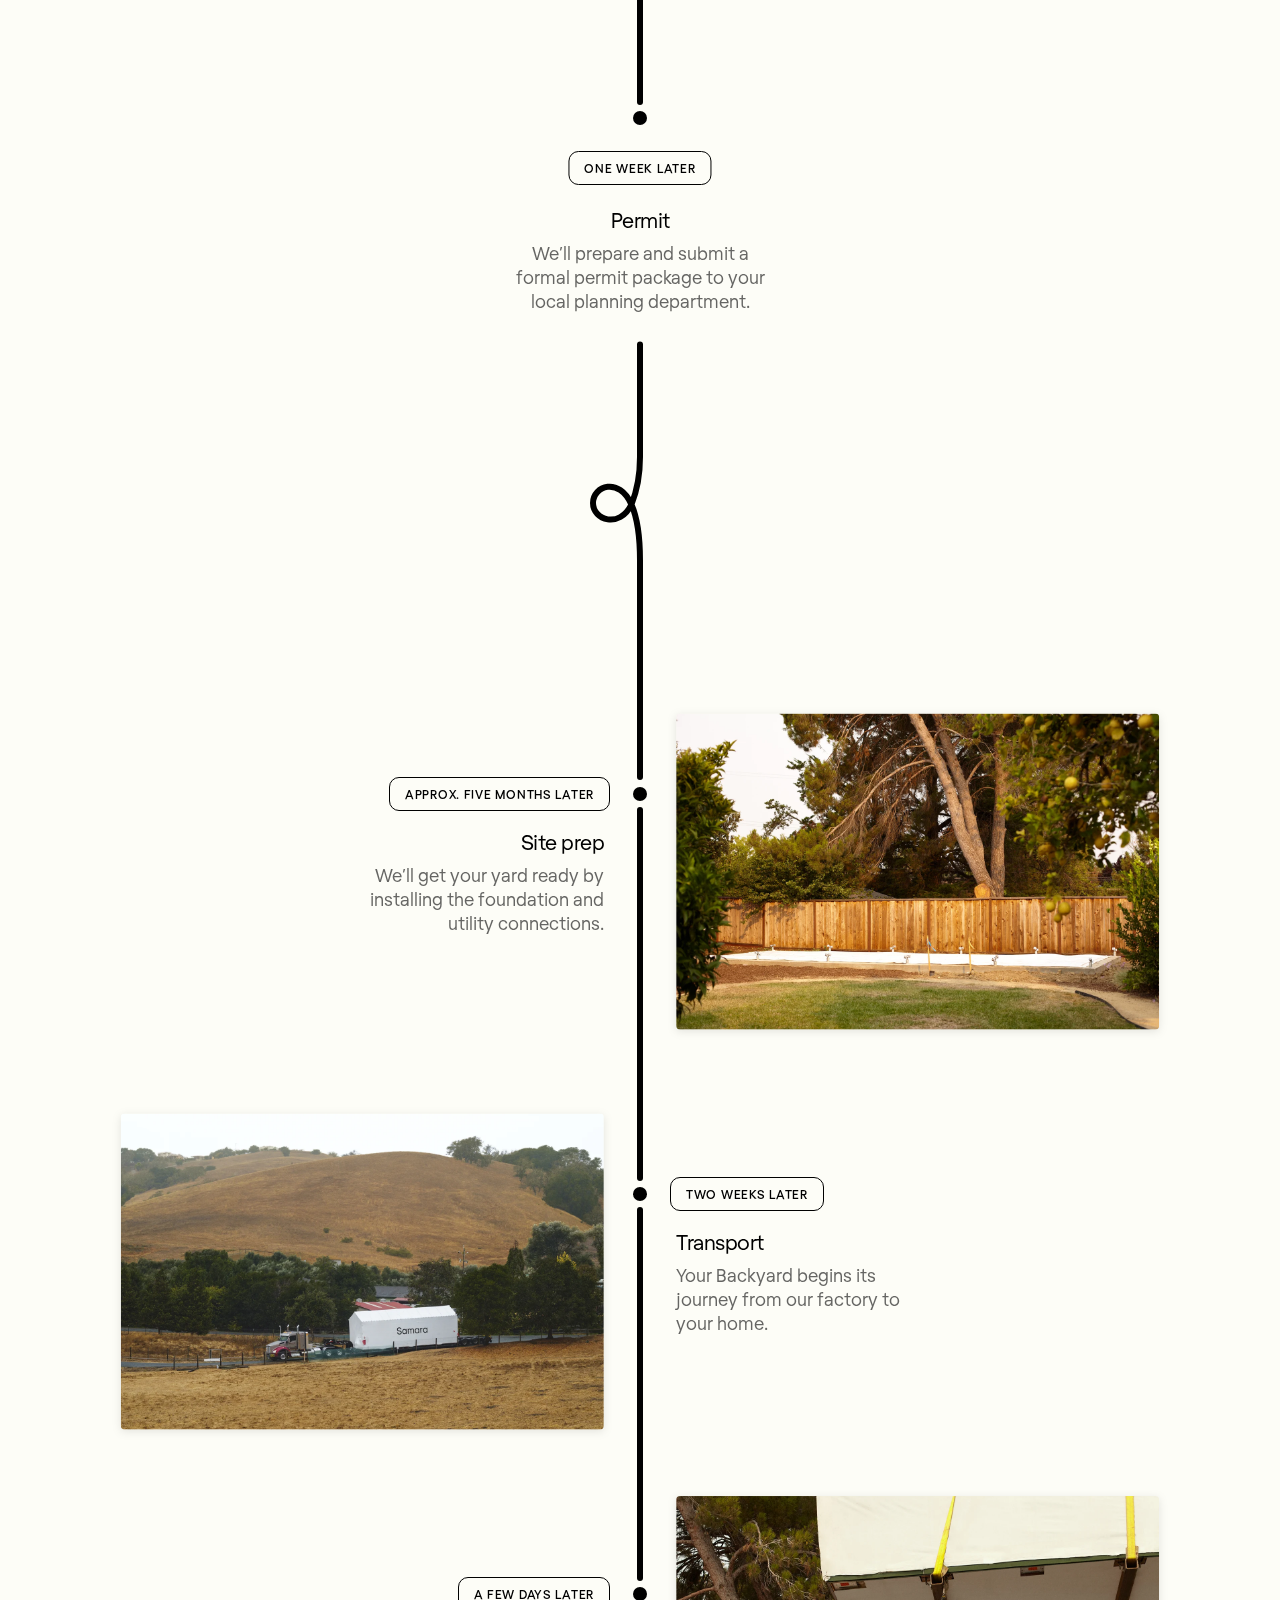
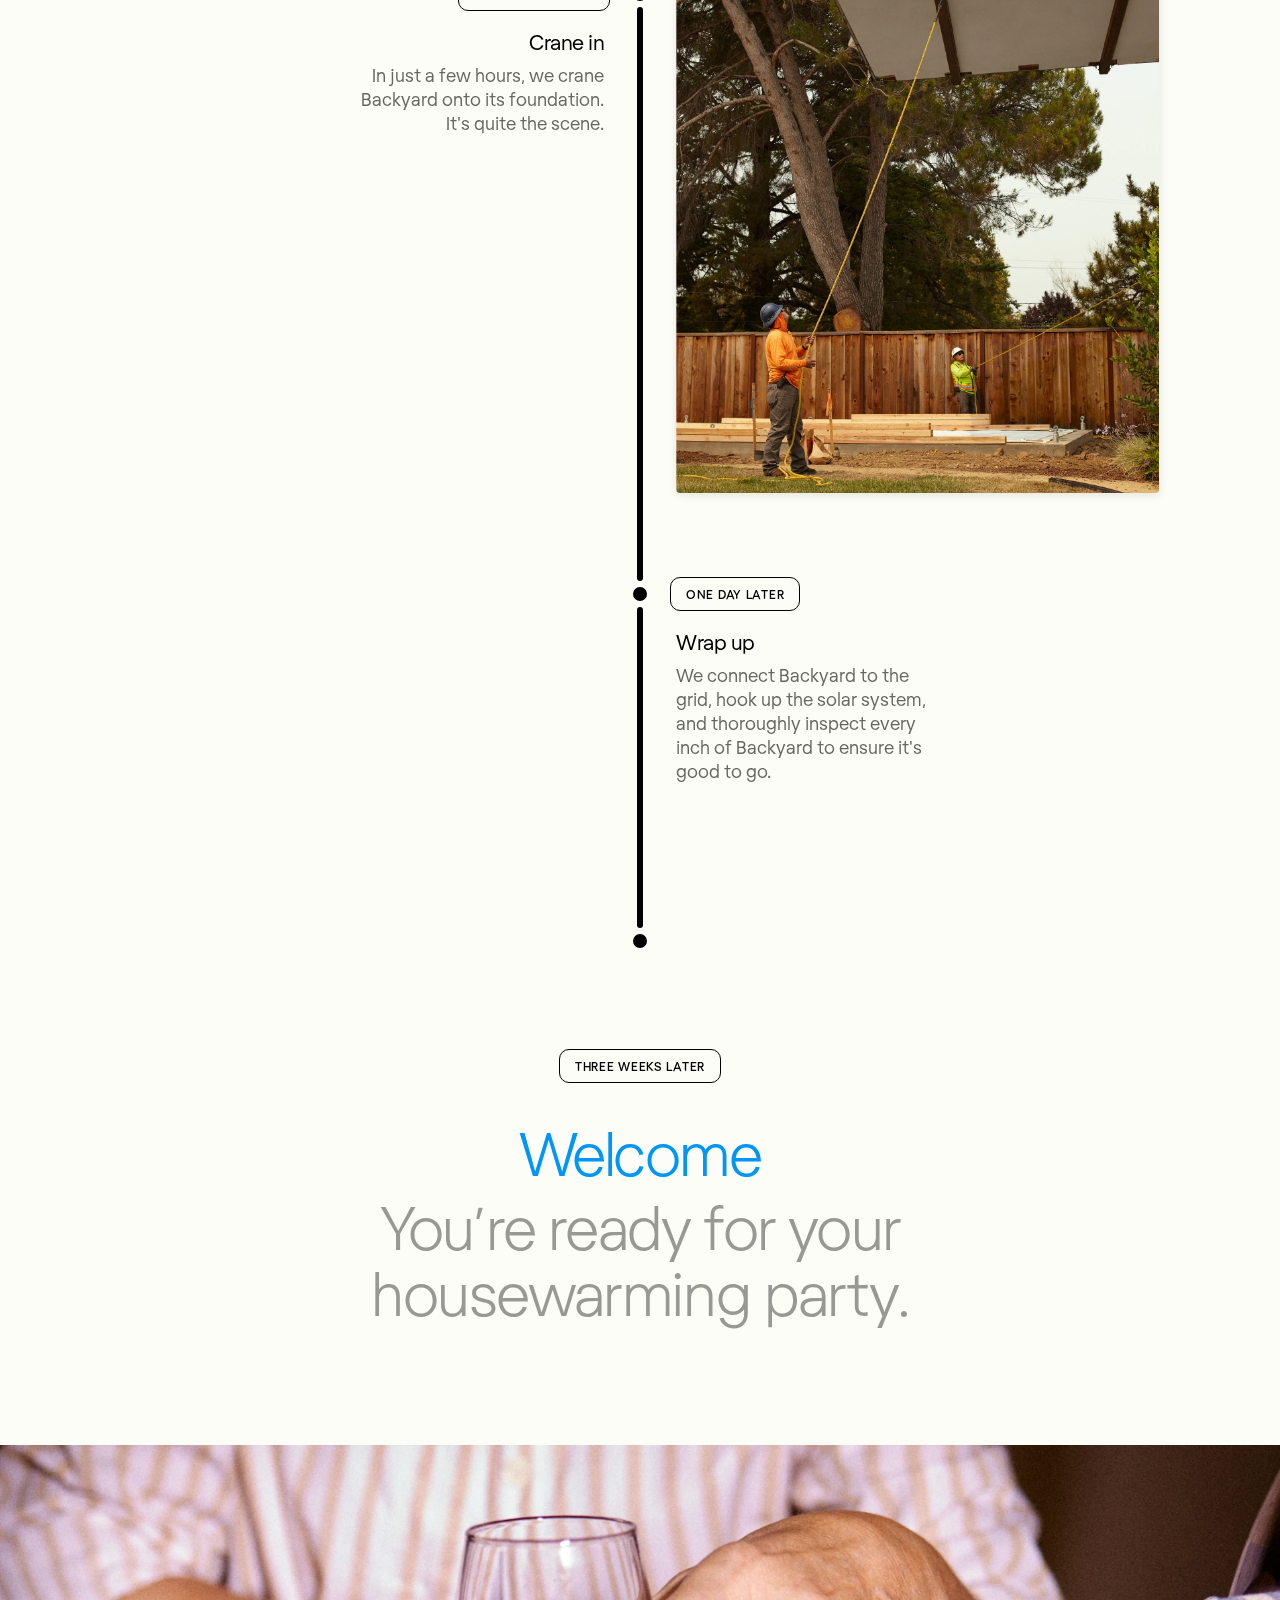
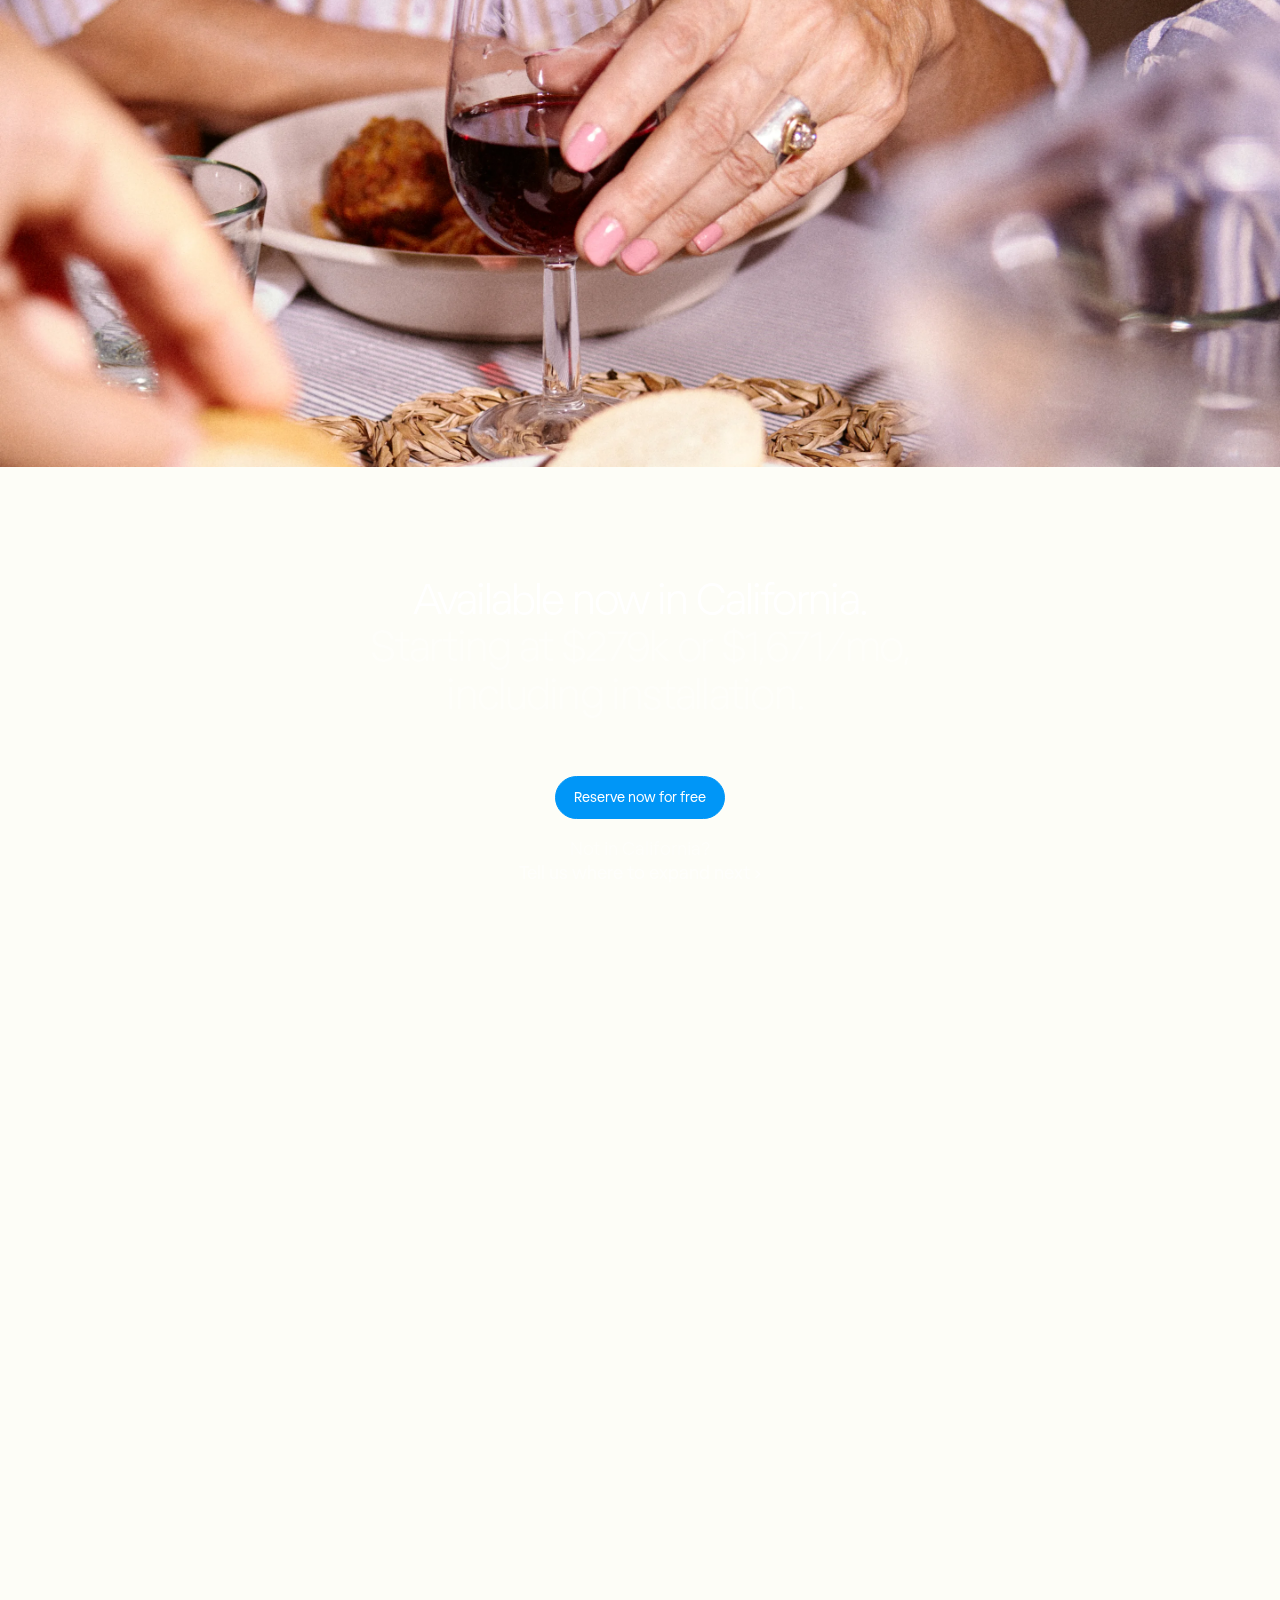
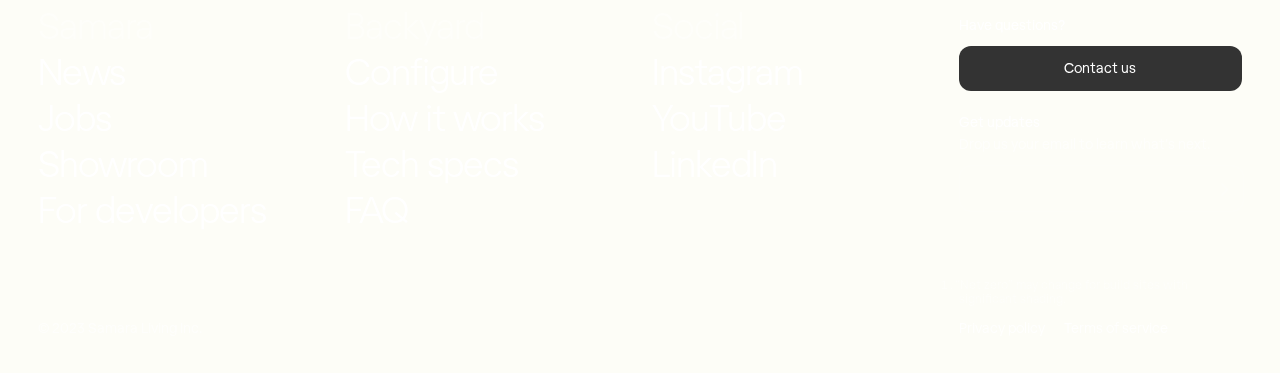
<file: backyard/how-it-works.html>
<!DOCTYPE html>
<html xmlns="http://www.w3.org/1999/xhtml" lang="en">
    <!-- Added by HTTrack --><meta http-equiv="content-type" content="text/html;charset=utf-8" /><!-- /Added by HTTrack -->
<head>
        <meta charset="utf-8" />
        <meta
            name="viewport"
            content="initial-scale=1, width=device-width, viewport-fit=cover"
        />

            <meta name="description" content="Learn how easy it is to install an accessory dwelling unit from Samara. From configuration to completion in as few as seven months." />

        <meta name="author" content="Samara" />
        <meta name="copyright" content="Samara, Inc." />

        <meta property="og:site_name" content="Samara" />
        <meta property="og:title" content="How it works – Backyard" />
        <meta property="og:type" content="website" />
        <meta property="og:image" content="https://samara.com/assets/images/banner.jpg?-1891203968750214485" />
        <meta
            property="og:url"
            content="https://samara.com/backyard/how-it-works/"
        />

            <meta property="og:description" content="Learn how easy it is to install an accessory dwelling unit from Samara. From configuration to completion in as few as seven months." />

        <meta property="fb:app_id" content="495582180645280" />

        <meta name="twitter:card" content="summary_large_image" />
        <meta name="twitter:site" content="@samara" />
        <meta name="twitter:title" content="How it works – Backyard" />

            <meta name="twitter:description" content="Learn how easy it is to install an accessory dwelling unit from Samara. From configuration to completion in as few as seven months." />

        <meta name="twitter:image" content="https://samara.com/assets/images/banner.jpg?-1891203968750214485" />

        <meta name="theme-color" content="#000000" />

        <link
            rel="apple-touch-icon"
            href="../assets/images/favicons/icon76x.png"
        />
        <link
            rel="apple-touch-icon"
            href="../assets/images/favicons/icon180x.png"
            sizes="180x180"
        />
        <link
            rel="apple-touch-icon"
            href="../assets/images/favicons/icon152x.png"
            sizes="152x152"
        />
        <link
            rel="apple-touch-icon"
            href="../assets/images/favicons/icon120x.png"
            sizes="120x120"
        />
        <link
            rel="shortcut icon"
            href="../assets/images/favicons/icon64x.png"
            sizes="64x64"
            type="image/png"
        />
        <link
            rel="icon"
            type="image/png"
            href="../assets/images/favicons/favicon.png"
        />
        <link
            rel="preload"
            href="../assets/fonts/regola-book.woff2"
            as="font"
            type="font/woff2"
            crossorigin
        />
        <link
            rel="preload"
            href="../assets/fonts/regola-light.woff2"
            as="font"
            type="font/woff2"
            crossorigin
        />

        <title>How it works – Backyard</title>

        <style>
            html {
                opacity: 0;
            }
        </style>

        <link href="../assets/stylesheets/index.css" rel="stylesheet" />

            <script
                src="https://js.sentry-cdn.com/0fccc211890a4ab5be5384d5d01f2041.min.js"
                crossorigin="anonymous"
            ></script>

            <script src="../assets/javascripts/index.js"></script>
            <script src="../assets/javascripts/calculator/bundle.js" defer="defer"></script>
            <script src="../assets/javascripts/contact/bundle.js" defer="defer"></script>

            <script src="../assets/javascripts/trackers.js" defer="defer"></script>
            <script
                defer
                src="https://www.googletagmanager.com/gtag/js?id=G-Y1SW8E75MN"
            ></script>
    </head>

    <body class="no-javascript backyard how-it-works">
    <nav class="main-navigation collapsed" data-tooltip-disabled>
        <button class="toggle">
            <span class="top">
                <span></span>
            </span>
            <span class="bottom">
                <span></span>
            </span>
        </button>

    <a href="../index.html" class="logo">
        <img
            src="../assets/images/logo.svg"
            width="116"
            height="24"
            alt="Samara"
            loading="lazy"
        />
    </a>

    <img
        class="multiunit logo"
        src="../assets/images/logo-multiunit.svg"
        loading="lazy"
        width="265"
        height="23"
        alt="Samara for developers"
    />

    <div class="main-navigation-list">
        <ul>
            <li><a href="../backyard" class="alt">Backyard</a></li>
            <li class="backyard-menu-item"><a href="how-it-works">How it works</a></li>
            <li class="backyard-menu-item"><a href="tech-specs">Tech specs</a></li>
            <li class="backyard-menu-item"><a href="faq">FAQ</a></li>
            <li class="pages-menu-item"><a href="../newsroom">News</a></li>
            <li class="pages-menu-item"><a href="../jobs">Jobs</a></li>
            <li class="pages-menu-item"><a href="../showroom">Showroom</a></li>
        </ul>
    </div>

    <a href="configure" class="backyard-configure button-rounded button-rounded-blue m-type-12">Configure now</a>

    <a href="../developers" class="multiunit backyard-configure button-rounded button-rounded-blue">
        <img src="../assets/images/icons/phone-white.svg" loading="lazy" />
        <span>Get in touch</span>
    </a>
</nav>


    <main>
        <div class="page">
                <div class="slides how-it-works">
    <h1 class="h2">As easy as it gets.</h1>
    <h1 class="h2 subtitle">From configuration to completion in as few as 7 months.</h1>

    <ul class="timeline">
        <li class="right start">
            <h2>Configure & reserve</h2>
            <p>Start by making Backyard yours. Choose your layout, colors, windows, doors, decks, interior, roof, and solar.</p>
            <p>After you place your reservation, we kick off our remote property analysis.</p>
            <div class="line"></div>
            <div class="bullet"></div>
        </li>
        <li class="left site-visit">
            <h2>Site visit</h2>
            <p>We’ll visit your property to prepare an installation estimate, ensuring your Backyard fits and noting any obstacles.</p>
            <time>TWO WEEKS LATER</time>
            <div class="line"></div>
            <div class="bullet"></div>
        </li>
        <li class="right">
            <h2>Sign off</h2>
            <p>We'll send you a site plan, installation estimate, and solar proposal to review and approve.</p>
            <time>ONE WEEK LATER</time>
            <div class="line"></div>
            <div class="bullet"></div>
        </li>
        <li class="center">
            <h2>Permit</h2>
            <p>We’ll prepare and submit  a formal permit package to your local planning department.</p>
            <time>ONE WEEK LATER</time>
            <div class="bullet"></div>
            <svg width="53" height="439" viewBox="0 0 53 439" fill="none" xmlns="http://www.w3.org/2000/svg">
                <path d="M50 436C50 436 50 281.9 50 219.5C50 192.976 46.5 175 41.4424 163.504M50 3.5V116C50 138.431 46.5 151 41.4424 163.504M41.4424 163.504C29.1216 135.5 3 144.927 3 162C3 179.073 29.5 188 41.4424 163.504Z" stroke="black" stroke-width="6" stroke-linecap="round"/>
            </svg>
        </li>
        <li class="left site-prep">
            <h2>Site prep</h2>
            <p>We’ll get your yard ready by installing the foundation and utility connections.</p>
            <time>APPROX. FIVE MONTHS LATER</time>
            <div class="line"></div>
            <div class="bullet"></div>
            <img src="../assets/images/backyard/how-it-works-site-prep/how-it-works-site-prep-1440.webp" />
        </li>
        <li class="right transport">
            <h2>Transport</h2>
            <p>Your Backyard begins its journey from our factory to your home.</p>
            <time>TWO WEEKS LATER</time>
            <div class="line"></div>
            <div class="bullet"></div>
            <img src="../assets/images/backyard/how-it-works-truck/how-it-works-truck-1440.webp" />
        </li>
        <li class="left crane-in">
            <h2>Crane in</h2>
            <p>In just a few hours, we crane Backyard onto its foundation. It's quite the scene.</p>
            <time>A FEW DAYS LATER</time>
            <div class="line"></div>
            <div class="bullet"></div>
            <img src="../assets/images/backyard/how-it-works-crane-in/how-it-works-crane-in-1440.webp" />
        </li>
        <li class="right">
            <h2>Wrap up</h2>
            <p>We connect Backyard to the grid, hook up the solar system, and thoroughly inspect every inch of Backyard to ensure it's good to go.</p>
            <time>ONE DAY LATER</time>
            <div class="line"></div>
            <div class="bullet"></div>
        </li>
        <li class="final">
            <h2>Welcome</h2>
            <p>You’re ready for your housewarming party.</p>
            <time>THREE WEEKS LATER</time>
            <div class="bullet"></div>
        </li>
    </ul>

    <div
        class="slide visible party parallax"
        data-parallax-initial-offset="10%"
        data-invert="true"
    >
    </div>

    <div class="backyard-footer" data-invert="true">
    <div class="top">
        <h1 class="h4">Available now in&nbsp;California.</h1>
        <h1 class="h4">
            Starting at $279k or $1,671/mo,<br class="desktop">
            including installation.
            <img
                class="intro-cta-info-button"
                src="../assets/images/icons/info-white.svg"
                width="21"
                height="21"
                onclick="Calculator.show('both')"
                alt="More infromation"
                style="opacity: 0.4; cursor: pointer"
                loading="lazy"
            />
        </h1>
        <div class="text">
            <a href="configure" class="button-rounded button-rounded-blue">
                Reserve now for free
            </a>
            <p>
                Not in California?<br />
                <a onclick="Contact.show({ page: 'expand' })">
                    Tell us where to expand next&nbsp;›
                </a>
            </p>
        </div>
    </div>
    <div class="footer-nav footer-nav-variant-default">
    <div class="modern-grid">
        <ul class="column-3">
                <li><a href="../index.html">Samara</a></li>
                <li><a href="../newsroom">News</a></li>
                <li><a href="../jobs">Jobs</a></li>
                <li><a href="../showroom">Showroom</a></li>
                <li><a href="../developers">For developers</a></li>
        </ul>
        <ul class="column-3">
                <li><a href="../backyard">Backyard</a></li>
                <li><a href="configure">Configure</a></li>
                <li><a href="how-it-works">How it works</a></li>
                <li><a href="tech-specs">Tech specs</a></li>
                <li><a href="faq">FAQ</a></li>
        </ul>
        <ul class="column-3">
                <li><div class="m-spacer-24"></div>Social</li>
                <li><a href="https://instagram.com/meetsamara" target="_blank">Instagram</a></li>
                <li><a href="https://www.youtube.com/@meetsamara/" target="_blank">YouTube</a></li>
                <li><a href="https://www.linkedin.com/company/meetsamara" target="_blank">LinkedIn</a></li>
        </ul>

        <div class="column-3 m-column-6 footer-contact">
            <div class="m-spacer-32"></div>
            <div class="m-spacer-16"></div>
            <div class="type-14">Have questions?</div>
            <button class="type-14" onclick="Contact.show({ variant: 'default' })">Contact us</button>
            <div class="spacer-8"></div>
            <div class="footer-contact-subscription">
                <div class="type-14">Get updates</div>
                <div class="type-14 footer-contact-secondary">Drop us your email to learn what’s next.</div>
                <form class="footer-contact-input" action="https://www.samara.com/">
                    <input type="email" class="type-14 m-type-16" required name="email" aria-label="Your email" />
                    <input loading="lazy" type="image" src="../assets/images/icons/chevron-white.svg" alt="Submit">
                    <div class="loader">
                        <div></div>
                        <div></div>
                        <div></div>
                    </div>
                </form>
                <div class="type-14 footer-contact-secondary footer-contact-subscription-success-note">
                    <img loading="lazy" src="../assets/images/icons/checkmark-white.svg" width="12" height="12" alt="Checkmark"> You’ve subscribed to Samara updates.
                </div>
            </div>
        </div>
    </div>
    <div class="spacer-32"></div>
    <div class="modern-grid type-14 footer-legal">
        <div class="column-9 m-column-6">
            © 2023 Samara Living Inc.
            <div class="m-spacer-8"></div>
        </div>
        <div class="column-3 m-column-6">
            <ol class="footnotes">
                <li>“Net zero” may change for build sites with significant shading.</li>
            </ol>
            <a href="../privacy-policy">Privacy policy</a>
            <a href="../terms-of-service">Terms of service</a>
        </div>
    </div>
    <div class="m-spacer-16"></div>
</div>

</div>

</div>

        </div>
    </main>

    <div id="calculator"></div>
    <div id="contact"></div>

    <div id="tooltip" >
    <div class="tooltip-container">
        <svg class="arrow-left" width="15" height="11" viewBox="0 0 15 11" fill="none" xmlns="http://www.w3.org/2000/svg">
            <path d="M4.87021 0.000151566L5.8403 1.01123L2.57369 4.46575L15 4.46575L15 5.89811L2.57369 5.89811L5.8601 9.37369L4.89001 10.3848L-4.54847e-07 5.18193L4.87021 0.000151566Z" fill="black" style="fill:black;fill:black;fill-opacity:1;"/>
        </svg>
        <span class="type-18"></span>
        <svg class="arrow-right" width="15" height="11" viewBox="0 0 15 11" fill="none" xmlns="http://www.w3.org/2000/svg">
            <path d="M10.1298 10.3846L9.1597 9.37354L12.4263 5.91902H0V4.48666H12.4263L9.1399 1.01108L10.11 0L15 5.20284L10.1298 10.3846Z" fill="black" style="fill:black;fill:black;fill-opacity:1;"/>
        </svg>
    </div>
</div>

</body>

</html>
</file>
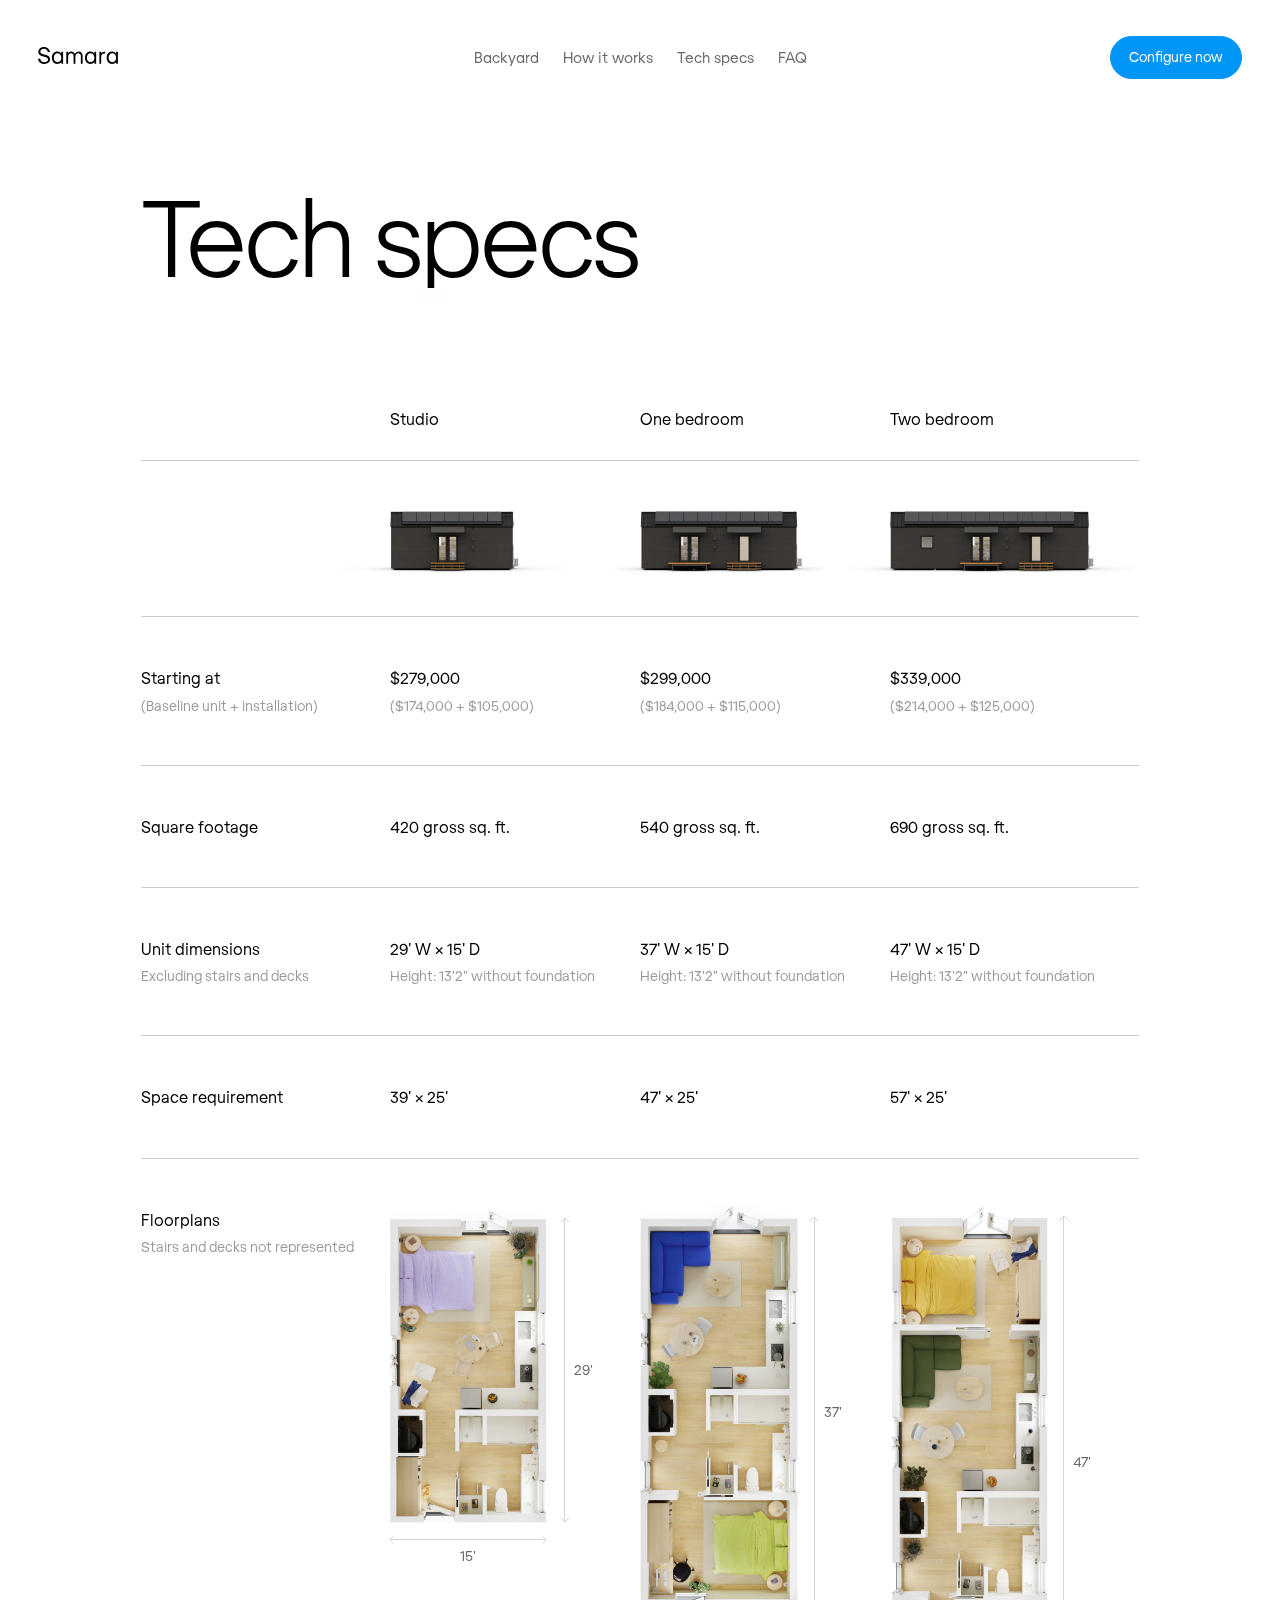
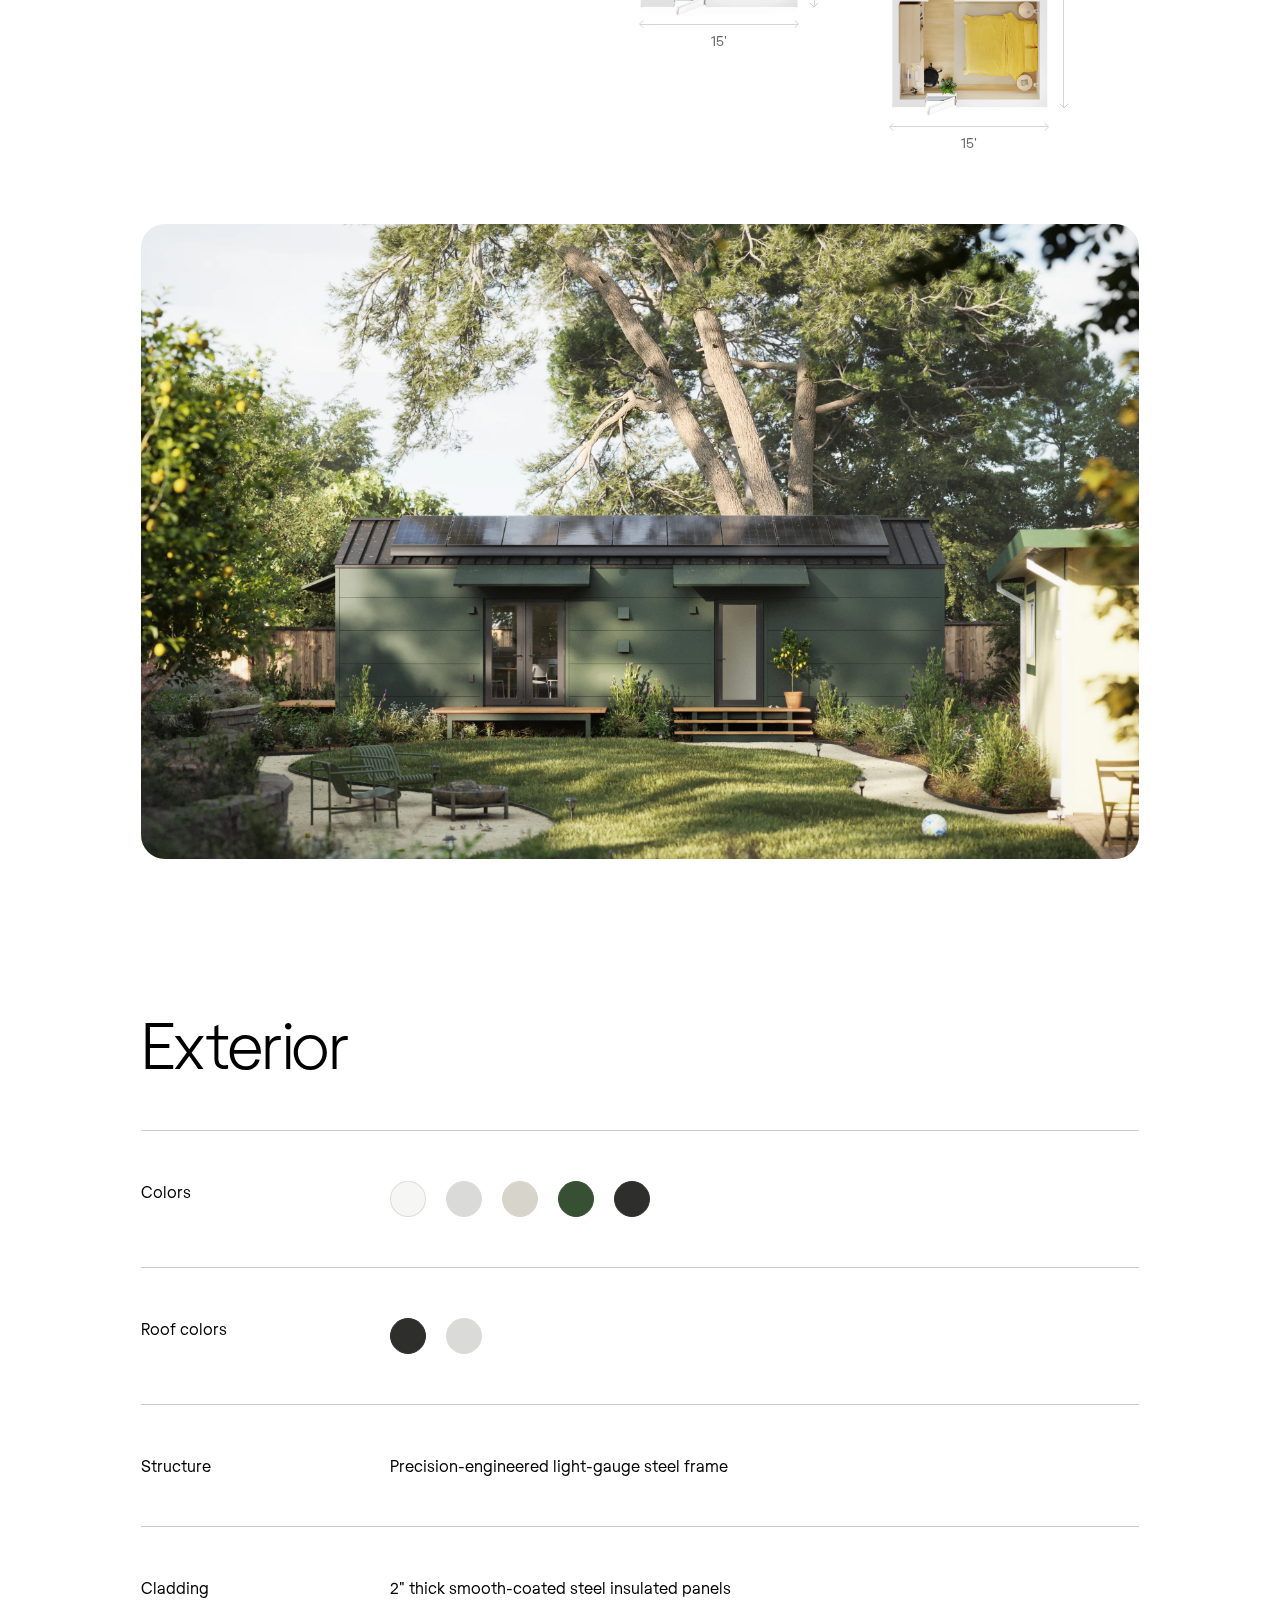
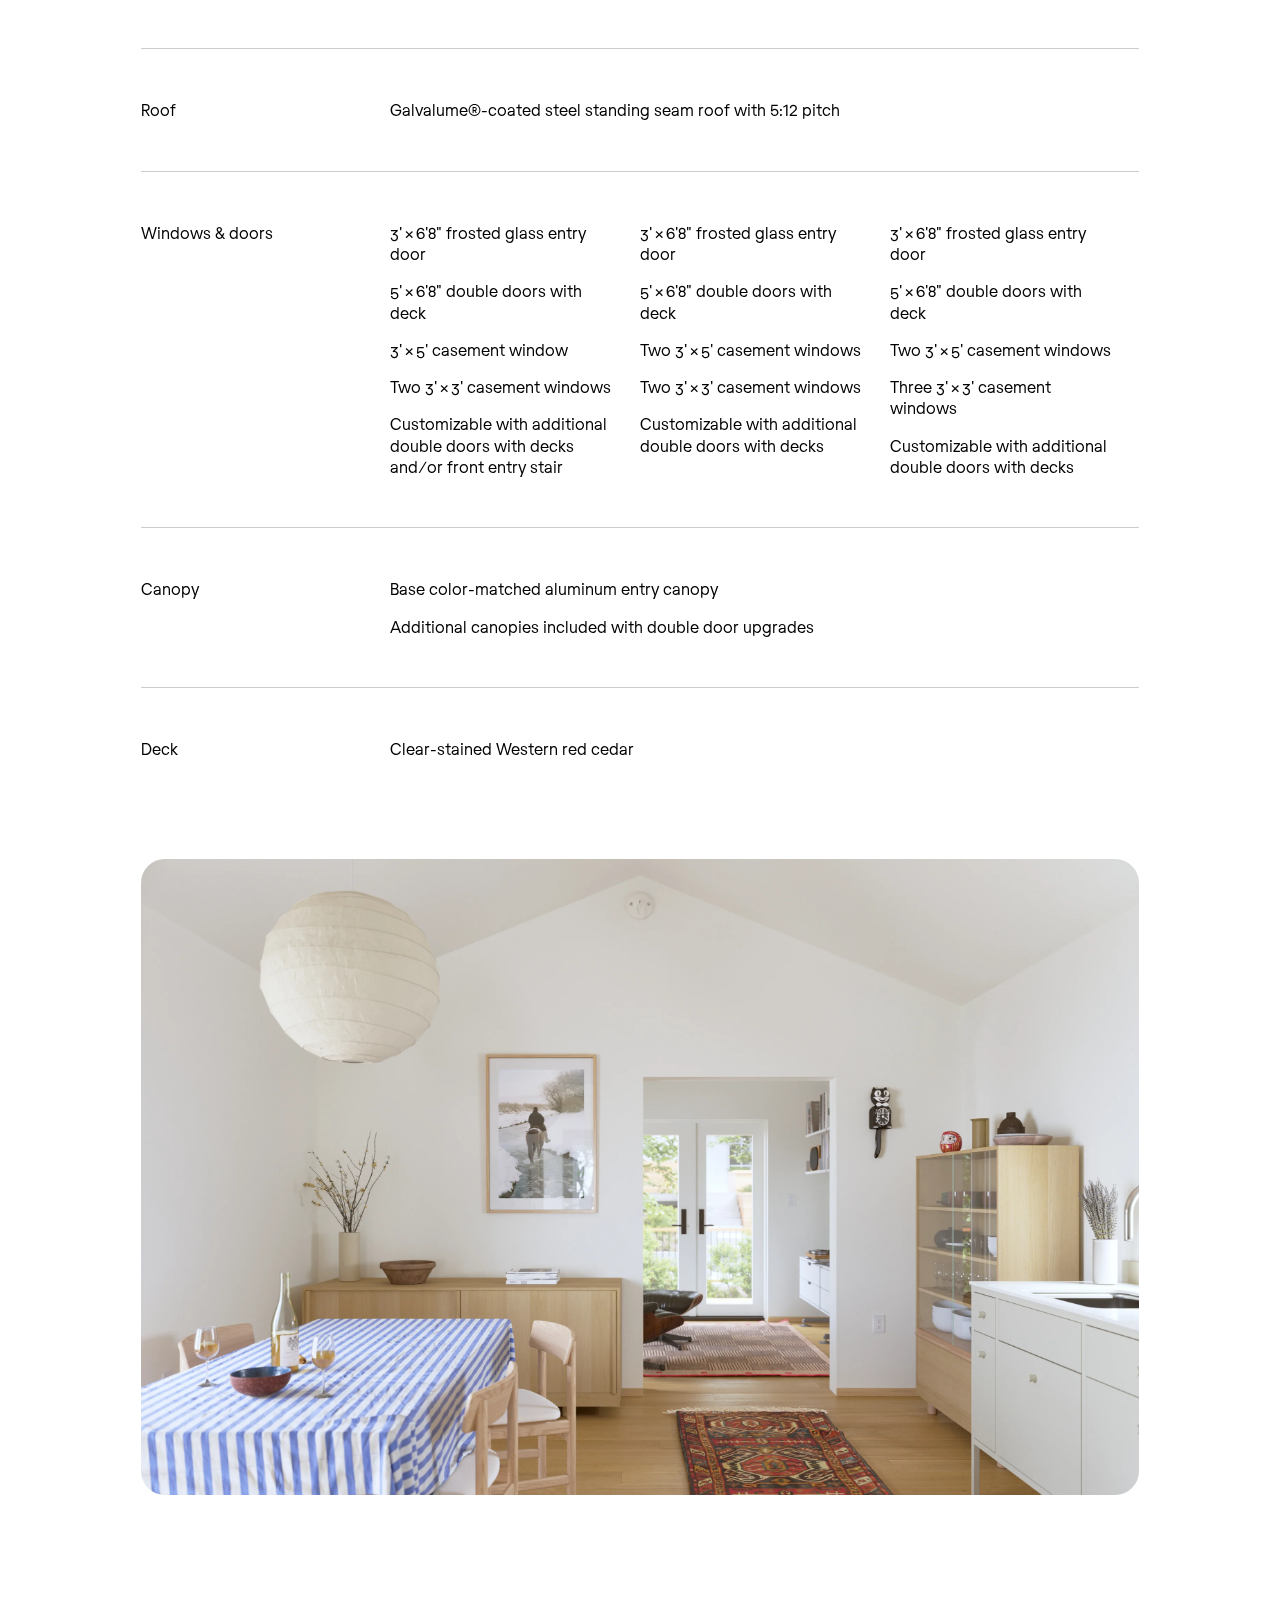
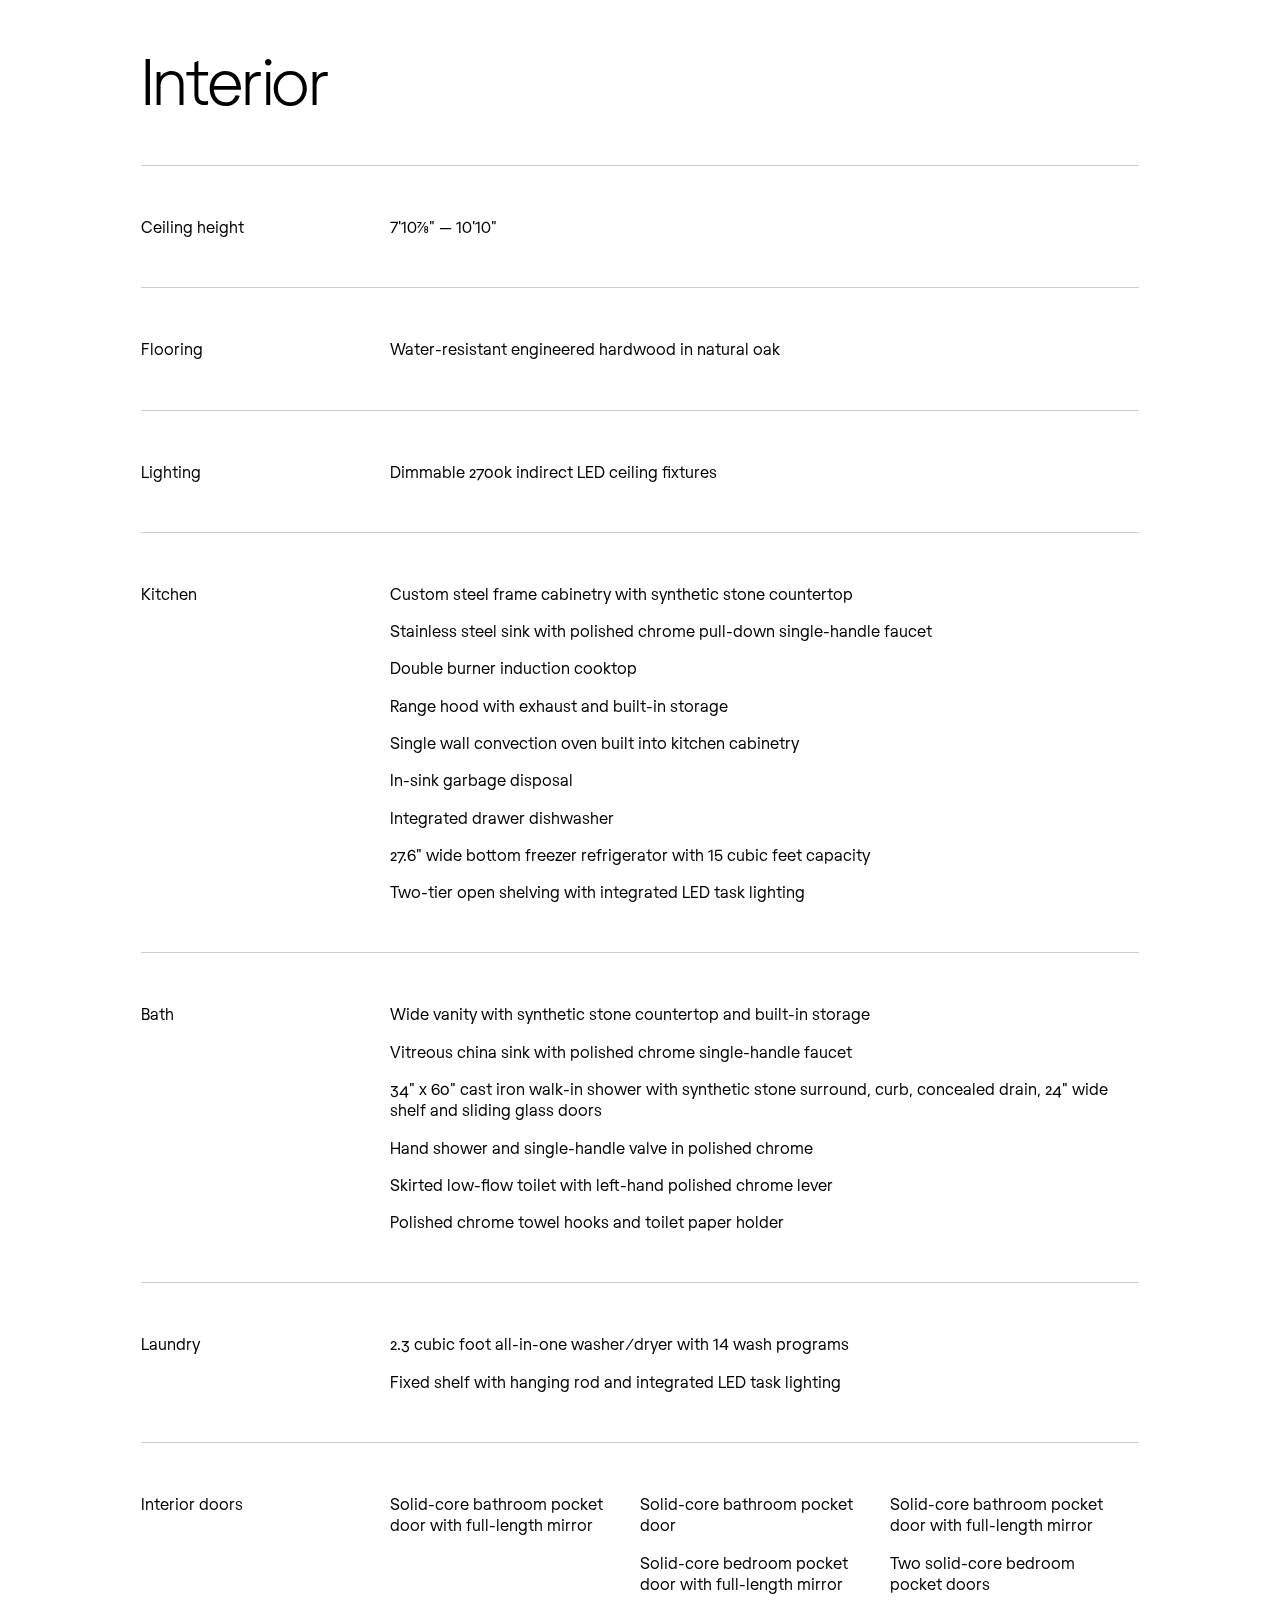
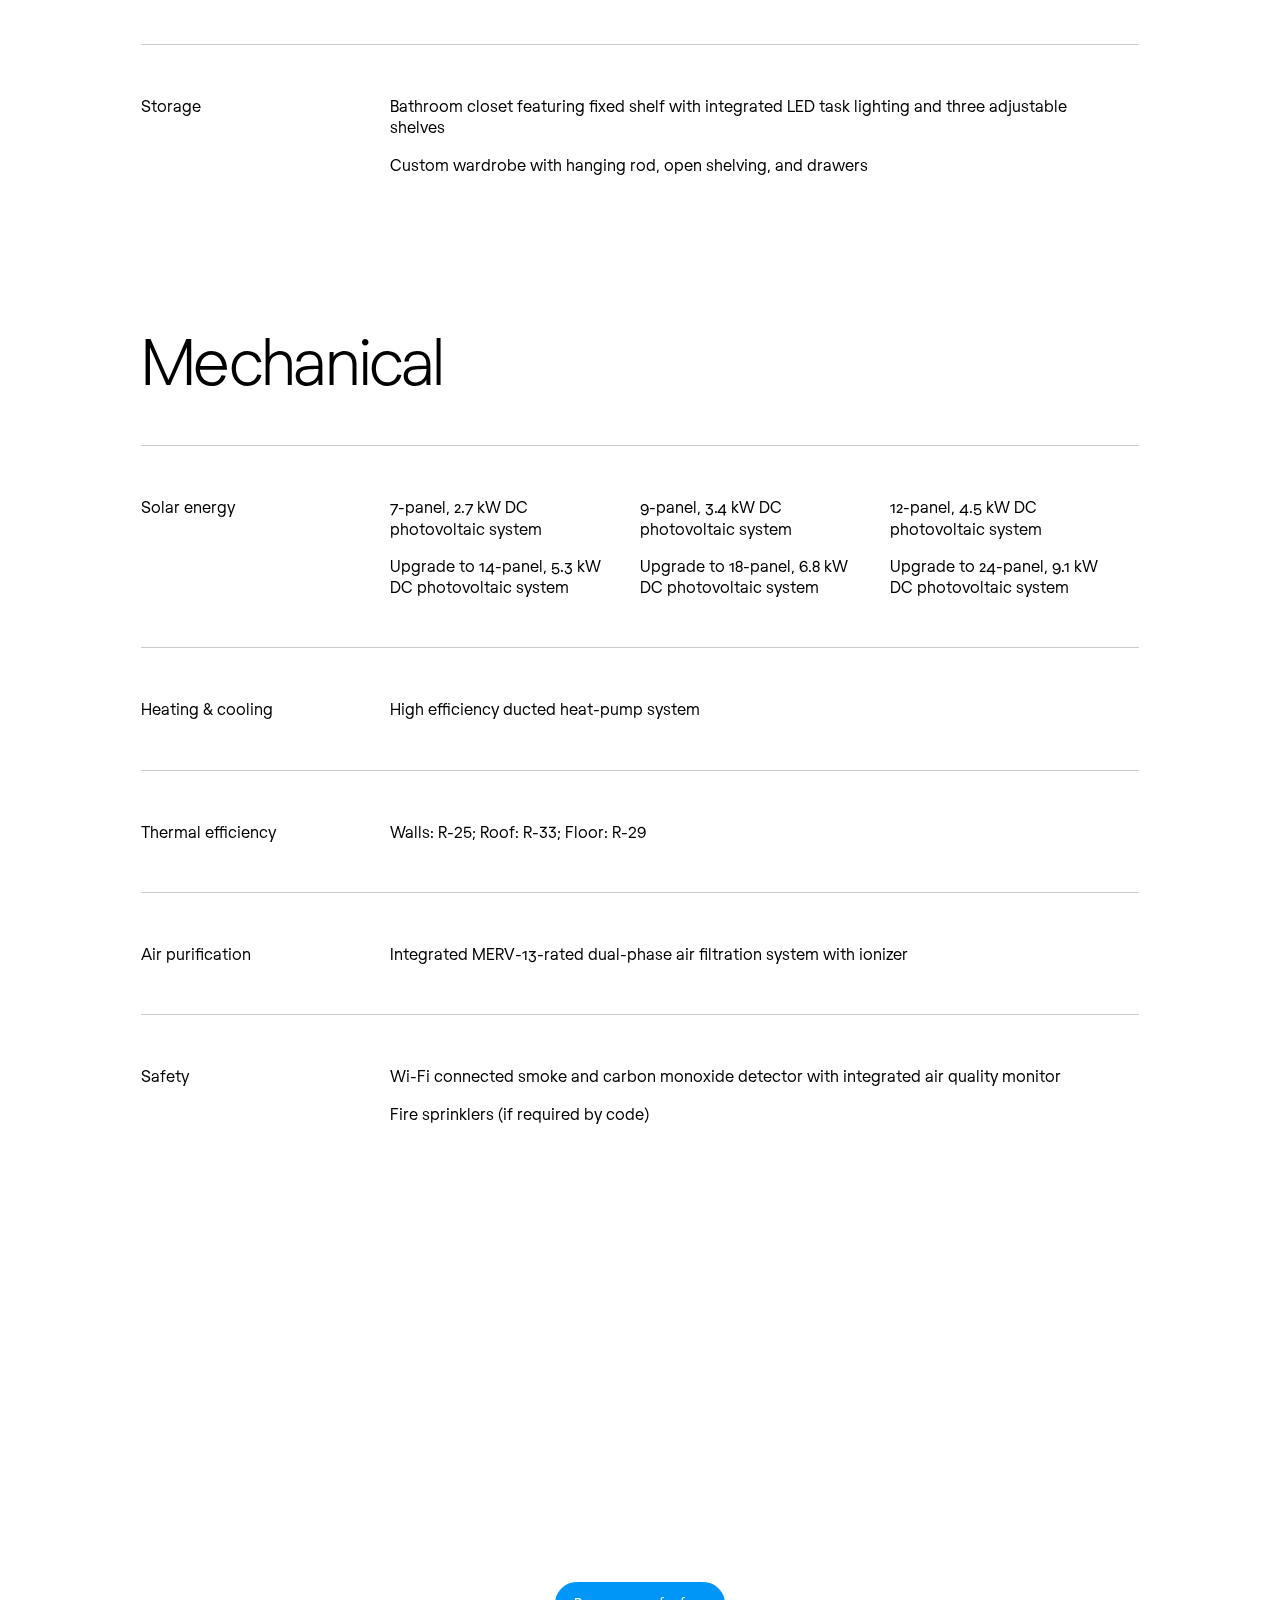
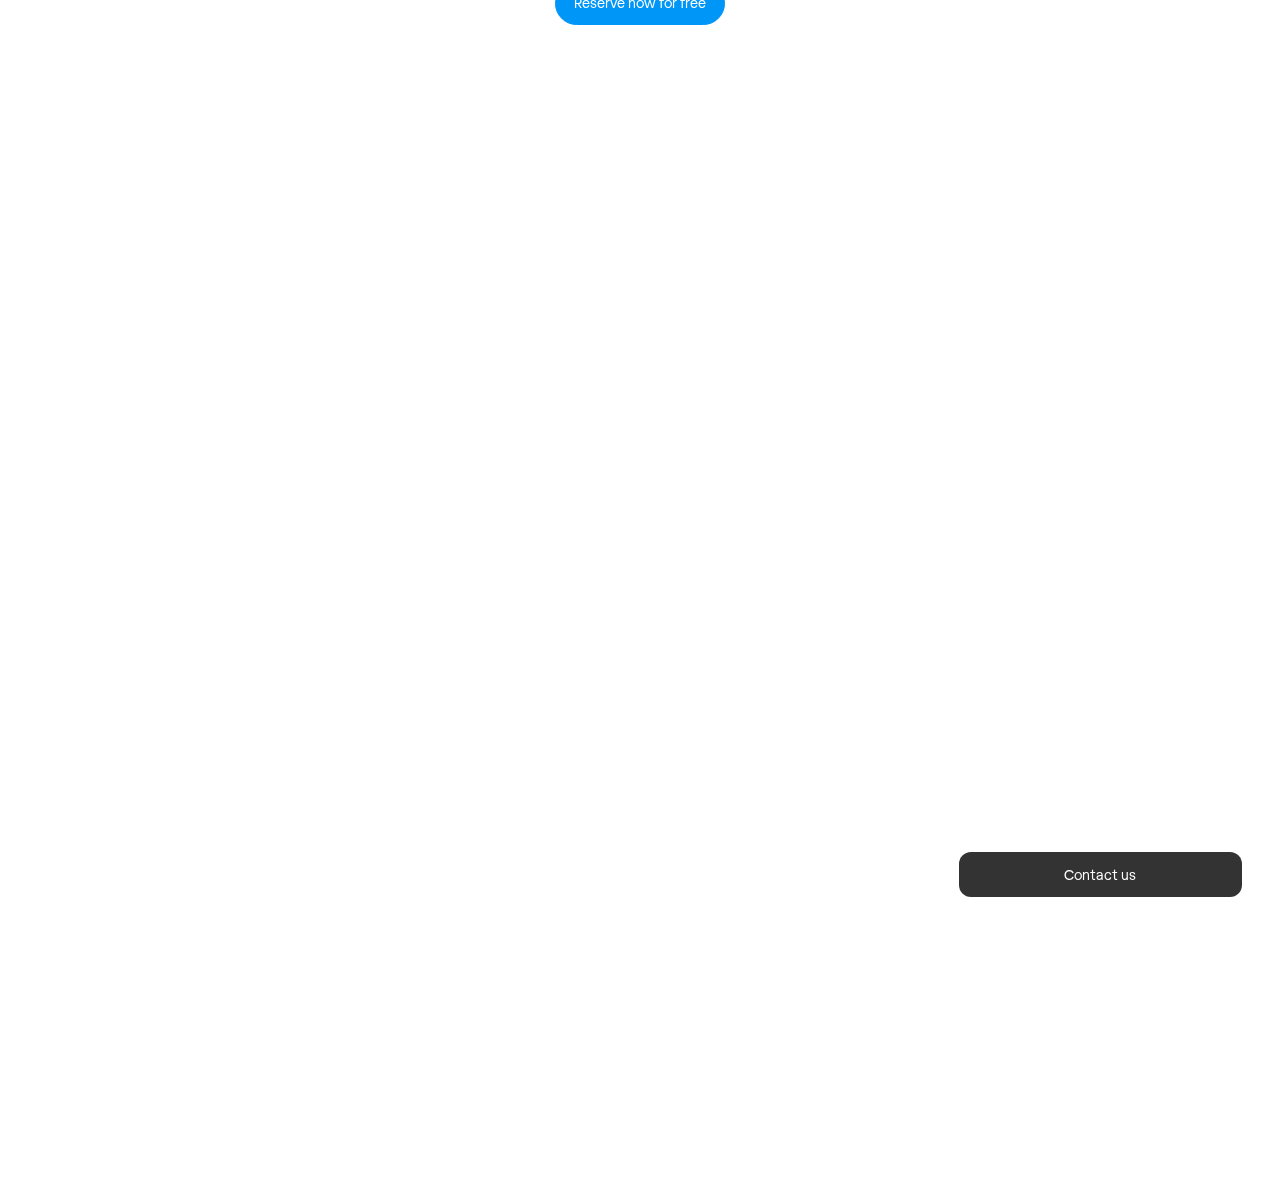
<file: backyard/tech-specs.html>
<!DOCTYPE html>
<html xmlns="http://www.w3.org/1999/xhtml" lang="en">
    <!-- Added by HTTrack --><meta http-equiv="content-type" content="text/html;charset=utf-8" /><!-- /Added by HTTrack -->
<head>
        <meta charset="utf-8" />
        <meta
            name="viewport"
            content="initial-scale=1, width=device-width, viewport-fit=cover"
        />

            <meta name="description" content="See technical specifications and learn what's included in Backyard's studio, one bedroom, and two bedroom models." />

        <meta name="author" content="Samara" />
        <meta name="copyright" content="Samara, Inc." />

        <meta property="og:site_name" content="Samara" />
        <meta property="og:title" content="Tech specs – Backyard" />
        <meta property="og:type" content="website" />
        <meta property="og:image" content="https://samara.com/assets/images/banner.jpg?-1891203968750214485" />
        <meta
            property="og:url"
            content="https://samara.com/backyard/tech-specs/"
        />

            <meta property="og:description" content="See technical specifications and learn what's included in Backyard's studio, one bedroom, and two bedroom models." />

        <meta property="fb:app_id" content="495582180645280" />

        <meta name="twitter:card" content="summary_large_image" />
        <meta name="twitter:site" content="@samara" />
        <meta name="twitter:title" content="Tech specs – Backyard" />

            <meta name="twitter:description" content="See technical specifications and learn what's included in Backyard's studio, one bedroom, and two bedroom models." />

        <meta name="twitter:image" content="https://samara.com/assets/images/banner.jpg?-1891203968750214485" />

        <meta name="theme-color" content="#000000" />

        <link
            rel="apple-touch-icon"
            href="../assets/images/favicons/icon76x.png"
        />
        <link
            rel="apple-touch-icon"
            href="../assets/images/favicons/icon180x.png"
            sizes="180x180"
        />
        <link
            rel="apple-touch-icon"
            href="../assets/images/favicons/icon152x.png"
            sizes="152x152"
        />
        <link
            rel="apple-touch-icon"
            href="../assets/images/favicons/icon120x.png"
            sizes="120x120"
        />
        <link
            rel="shortcut icon"
            href="../assets/images/favicons/icon64x.png"
            sizes="64x64"
            type="image/png"
        />
        <link
            rel="icon"
            type="image/png"
            href="../assets/images/favicons/favicon.png"
        />
        <link
            rel="preload"
            href="../assets/fonts/regola-book.woff2"
            as="font"
            type="font/woff2"
            crossorigin
        />
        <link
            rel="preload"
            href="../assets/fonts/regola-light.woff2"
            as="font"
            type="font/woff2"
            crossorigin
        />

        <title>Tech specs – Backyard</title>

        <style>
            html {
                opacity: 0;
            }
        </style>

        <link href="../assets/stylesheets/index.css" rel="stylesheet" />

            <script
                src="https://js.sentry-cdn.com/0fccc211890a4ab5be5384d5d01f2041.min.js"
                crossorigin="anonymous"
            ></script>

            <script src="../assets/javascripts/index.js"></script>
            <script src="../assets/javascripts/calculator/bundle.js" defer="defer"></script>
            <script src="../assets/javascripts/contact/bundle.js" defer="defer"></script>

            <script src="../assets/javascripts/trackers.js" defer="defer"></script>
            <script
                defer
                src="https://www.googletagmanager.com/gtag/js?id=G-Y1SW8E75MN"
            ></script>
    </head>

    <body class="no-javascript backyard tech-specs">
    <nav class="main-navigation collapsed" data-tooltip-disabled>
        <button class="toggle">
            <span class="top">
                <span></span>
            </span>
            <span class="bottom">
                <span></span>
            </span>
        </button>

    <a href="../index.html" class="logo">
        <img
            src="../assets/images/logo.svg"
            width="116"
            height="24"
            alt="Samara"
            loading="lazy"
        />
    </a>

    <img
        class="multiunit logo"
        src="../assets/images/logo-multiunit.svg"
        loading="lazy"
        width="265"
        height="23"
        alt="Samara for developers"
    />

    <div class="main-navigation-list">
        <ul>
            <li><a href="../backyard" class="alt">Backyard</a></li>
            <li class="backyard-menu-item"><a href="how-it-works">How it works</a></li>
            <li class="backyard-menu-item"><a href="tech-specs">Tech specs</a></li>
            <li class="backyard-menu-item"><a href="faq">FAQ</a></li>
            <li class="pages-menu-item"><a href="../newsroom">News</a></li>
            <li class="pages-menu-item"><a href="../jobs">Jobs</a></li>
            <li class="pages-menu-item"><a href="../showroom">Showroom</a></li>
        </ul>
    </div>

    <a href="configure" class="backyard-configure button-rounded button-rounded-blue m-type-12">Configure now</a>

    <a href="../developers" class="multiunit backyard-configure button-rounded button-rounded-blue">
        <img src="../assets/images/icons/phone-white.svg" loading="lazy" />
        <span>Get in touch</span>
    </a>
</nav>


    <main>
        <div class="page">
                <div class="slides">
    <div class="slide specs">
        <div class="specs-content">
            <div class="spacer-32 m-spacer-0"></div>
            <div class="spacer-150 m-spacer-100"></div>
            <h1 class="type-120 m-type-96">Tech specs</h1>

            <div class="specs-content-row specs-content-header">
                <div></div>
                <div>
                    <div class="type-18 m-type-15">Studio</div>
                </div>
                <div>
                    <div class="type-18 m-type-15">One bedroom</div>
                </div>
                <div>
                    <div class="type-18 m-type-15">Two bedroom</div>
                </div>
                <div class="specs-content-header-backdrop"></div>
            </div>

            <div class="specs-content-mobile-divider">
                <div class="spacer-100 m-spacer-50"></div>
                <div class="m-spacer-16"></div>
                <hr />
            </div>

            <div class="spacer-50 m-spacer-32"></div>

            <div class="specs-content-row specs-content-row-elevations">
                <div>
                    <div class="type-18 m-type-15 color-text-60">Models</div>
                </div>
                <div>
                    <div>
                        <div class="specs-content-label">Studio</div>
                        <img src="../assets/images/backyard/specs/header-studio/header-studio-1000.webp" style="transform: translateX(-29%)" />
                    </div>
                </div>
                <div>
                    <div>
                        <div class="specs-content-label">One bedroom</div>
                        <img src="../assets/images/backyard/specs/header-onebed/header-onebed-1000.webp" style="transform: translateX(-23%)" />
                    </div>
                </div>
                <div>
                    <div>
                        <div class="specs-content-label">Two bedroom</div>
                        <img src="../assets/images/backyard/specs/header-twobed/header-twobed-1000.webp" style="transform: translateX(-16%)" />
                    </div>
                </div>
            </div>

            <div class="spacer-32"></div>
            <hr />
            <div class="spacer-50 m-spacer-32"></div>

            <div class="specs-content-row">
                <div>
                    <div class="type-18 m-type-15">Starting at</div>
                    <div class="type-14 m-type-12 color-text-40">(Baseline unit + installation)</div>
                </div>
                <div>
                    <div class="specs-content-label">Studio</div>
                    <div class="type-18 m-type-15">$279,000</div>
                    <div class="type-14 m-type-12 color-text-40">($174,000 + $105,000)</div>
                </div>
                <div>
                    <div class="specs-content-label">One bedroom</div>
                    <div class="type-18 m-type-15">$299,000</div>
                    <div class="type-14 m-type-12 color-text-40">($184,000 + $115,000)</div>
                </div>
                <div>
                    <div class="specs-content-label">Two bedroom</div>
                    <div class="type-18 m-type-15">$339,000</div>
                    <div class="type-14 m-type-12 color-text-40">($214,000 + $125,000)</div>
                </div>
            </div>

            <div class="spacer-50 m-spacer-32"></div>
            <hr />
            <div class="spacer-50 m-spacer-32"></div>

            <div class="specs-content-row">
                <div>
                    <div class="type-18 m-type-15">Square footage</div>
                </div>
                <div>
                    <div class="specs-content-label">Studio</div>
                    <div class="type-18 m-type-15">420 gross sq. ft.</div>
                </div>
                <div>
                    <div class="specs-content-label">One bedroom</div>
                    <div class="type-18 m-type-15">540 gross sq. ft.</div>
                </div>
                <div>
                    <div class="specs-content-label">Two bedroom</div>
                    <div class="type-18 m-type-15">690 gross sq. ft.</div>
                </div>
            </div>

            <div class="spacer-50 m-spacer-32"></div>
            <hr />
            <div class="spacer-50 m-spacer-32"></div>

            <div class="specs-content-row">
                <div>
                    <div class="type-18 m-type-15">Unit dimensions</div>
                    <div class="type-14 m-type-12 color-text-40">Excluding stairs and decks</div>
                </div>
                <div>
                    <div class="specs-content-label">Studio</div>
                    <div class="type-18 m-type-15">29' W × 15' D</div>
                    <div class="type-14 m-type-12 color-text-40">Height: 13'2" without foundation</div>
                </div>
                <div>
                    <div class="specs-content-label">One bedroom</div>
                    <div class="type-18 m-type-15">37' W × 15' D</div>
                    <div class="type-14 m-type-12 color-text-40">Height: 13'2" without foundation</div>
                </div>
                <div>
                    <div class="specs-content-label">Two bedroom</div>
                    <div class="type-18 m-type-15">47' W × 15' D</div>
                    <div class="type-14 m-type-12 color-text-40">Height: 13'2" without foundation</div>
                </div>
            </div>

            <div class="spacer-50 m-spacer-32"></div>
            <hr />
            <div class="spacer-50 m-spacer-32"></div>

            <div class="specs-content-row">
                <div>
                    <div class="type-18 m-type-15">Space requirement</div>
                </div>
                <div>
                    <div class="specs-content-label">Studio</div>
                    <div class="type-18 m-type-15">39' × 25'</div>
                </div>
                <div>
                    <div class="specs-content-label">One bedroom</div>
                    <div class="type-18 m-type-15">47' × 25'</div>
                </div>
                <div>
                    <div class="specs-content-label">Two bedroom</div>
                    <div class="type-18 m-type-15">57' × 25'</div>
                </div>
            </div>

            <div class="spacer-50 m-spacer-32"></div>
            <hr />
            <div class="spacer-50 m-spacer-32"></div>

            <div class="specs-content-row specs-content-floorplans">
                <div>
                    <div class="type-18 m-type-15">Floorplans</div>
                    <div class="type-14 m-type-12 color-text-40">Stairs and decks not represented</div>
                    <!--div class="type-14 m-type-12">
                        <a href="/assets/documents/floorplans.pdf">
                            Dimensioned plans (PDF)
                            <img
                                src="/assets/images/icons/download-blue.svg"
                                widht="14"
                                height="14"
                                align="center" />
                        </a>
                    </div-->
                </div>
                <div>
                    <div class="specs-content-floorplans-vertical" style="transform: translateY(2px)">
                        <img src="../assets/images/backyard/floorplan-studio/floorplan-studio-1050.webp" />
                        <div class="specs-content-floorplans-dimension-vertical" style="height: 96%; top: 2.5%; left: 77%">
                            <div class="type-14 m-type-12">29'</div>
                            <img src="../assets/images/backyard/dimension-arrow-top.svg" />
                            <img src="../assets/images/backyard/dimension-arrow-top.svg" />
                        </div>
                        <div class="specs-content-floorplans-dimension-horizontal" style="top: 104%; width: 69%">
                            <div class="type-14 m-type-12">15'</div>
                            <img src="../assets/images/backyard/dimension-arrow-right.svg" />
                            <img src="../assets/images/backyard/dimension-arrow-right.svg" />
                        </div>
                    </div>
                    <div class="specs-content-floorplans-horizontal">
                        <div class="specs-content-label">Studio</div>
                        <img src="../assets/images/backyard/floorplan-studio-horizontal/floorplan-studio-horizontal-1050.webp" />
                        <div class="specs-content-floorplans-dimension-vertical" style="left: calc(15vw * 203 / 103 + 15px)">
                            <div class="type-14 m-type-12">15'</div>
                            <img src="../assets/images/backyard/dimension-arrow-top.svg" />
                            <img src="../assets/images/backyard/dimension-arrow-top.svg" />
                        </div>
                        <div class="specs-content-floorplans-dimension-horizontal" style="transform: translateX(5px); width: calc(15vw * 203 / 103 - 5px)">
                            <div class="type-14 m-type-12">29'</div>
                            <img src="../assets/images/backyard/dimension-arrow-right.svg" />
                            <img src="../assets/images/backyard/dimension-arrow-right.svg" />
                        </div>
                    </div>
                </div>
                <div>
                    <div class="specs-content-floorplans-vertical">
                        <img src="../assets/images/backyard/floorplan-onebed/floorplan-onebed-1050.webp" />
                        <div class="specs-content-floorplans-dimension-vertical" style="height: 94%; left: 77%">
                            <div class="type-14 m-type-12">37'</div>
                            <img src="../assets/images/backyard/dimension-arrow-top.svg" />
                            <img src="../assets/images/backyard/dimension-arrow-top.svg" />
                        </div>
                        <div class="specs-content-floorplans-dimension-horizontal" style="top: 100%; width: 70%">
                            <div class="type-14 m-type-12">15'</div>
                            <img src="../assets/images/backyard/dimension-arrow-right.svg" />
                            <img src="../assets/images/backyard/dimension-arrow-right.svg" />
                        </div>
                    </div>
                    <div class="specs-content-floorplans-horizontal">
                        <div class="specs-content-label">One bedroom</div>
                        <img style="transform: translateX(-2px)" src="../assets/images/backyard/floorplan-onebed-horizontal/floorplan-onebed-horizontal-1050.webp" />
                        <div class="specs-content-floorplans-dimension-vertical" style="transform: translateY(27px); left: calc(15vw * 240 / 92 + 10px)">
                            <div class="type-14 m-type-12">15'</div>
                            <img src="../assets/images/backyard/dimension-arrow-top.svg" />
                            <img src="../assets/images/backyard/dimension-arrow-top.svg" />
                        </div>
                        <div class="specs-content-floorplans-dimension-horizontal" style="transform: translateY(30px) translateX(5px); width: calc(15vw * 240 / 92 - 11px)">
                            <div class="type-14 m-type-12">37'</div>
                            <img src="../assets/images/backyard/dimension-arrow-right.svg" />
                            <img src="../assets/images/backyard/dimension-arrow-right.svg" />
                        </div>
                    </div>
                </div>
                <div>
                    <div class="specs-content-floorplans-vertical" style="transform: translateY(-3px)">
                        <img src="../assets/images/backyard/floorplan-twobed/floorplan-twobed-1050.webp" />
                        <div class="specs-content-floorplans-dimension-vertical" style="height: 95.5%; left: 77%">
                            <div class="type-14 m-type-12">47'</div>
                            <img src="../assets/images/backyard/dimension-arrow-top.svg" />
                            <img src="../assets/images/backyard/dimension-arrow-top.svg" />
                        </div>
                        <div class="specs-content-floorplans-dimension-horizontal" style="top: 101%; width: 70%">
                            <div class="type-14 m-type-12">15'</div>
                            <img src="../assets/images/backyard/dimension-arrow-right.svg" />
                            <img src="../assets/images/backyard/dimension-arrow-right.svg" />
                        </div>
                    </div>
                    <div class="specs-content-floorplans-horizontal">
                        <div class="specs-content-label">Two bedroom</div>
                        <img src="../assets/images/backyard/floorplan-twobed-horizontal/floorplan-twobed-horizontal-1050.webp" />
                        <div class="specs-content-floorplans-dimension-vertical" style="transform: translateY(27px); left: calc(15vw * 300 / 92 + 10px)">
                            <div class="type-14 m-type-12">15'</div>
                            <img src="../assets/images/backyard/dimension-arrow-top.svg" />
                            <img src="../assets/images/backyard/dimension-arrow-top.svg" />
                        </div>
                        <div class="specs-content-floorplans-dimension-horizontal" style="transform: translateY(30px) translateX(5px); width: calc(15vw * 300 / 92 - 11px)">
                            <div class="type-14 m-type-12">47'</div>
                            <img src="../assets/images/backyard/dimension-arrow-right.svg" />
                            <img src="../assets/images/backyard/dimension-arrow-right.svg" />
                        </div>
                    </div>
                </div>
            </div>

            <div class="spacer-100"></div>
            <div class="specs-content-image">
                <img src="../assets/images/backyard/green/green-2880.webp" />
            </div>
            <div class="spacer-150 m-spacer-64"></div>

            <h2 class="type-72 m-type-48">Exterior</h2>
            <div class="spacer-50"></div>
            <hr />
            <div class="spacer-50 m-spacer-32"></div>

            <div class="specs-content-row">
                <div>
                    <div class="type-18 m-type-15">Colors</div>
                </div>
                <div class="specs-content-column-3 specs-content-colors">
                    <div class="specs-content-colors-bone-white">
                        <div class="type-12">Bone white</div>
                    </div>
                    <div class="specs-content-colors-driftwood">
                        <div class="type-12">Driftwood</div>
                    </div>
                    <div class="specs-content-colors-parchment">
                        <div class="type-12">Parchment</div>
                    </div>
                    <div class="specs-content-colors-evergreen">
                        <div class="type-12">Evergreen</div>
                    </div>
                    <div class="specs-content-colors-dark-bronze">
                        <div class="type-12">Dark bronze</div>
                    </div>
                </div>
            </div>

            <div class="spacer-50 m-spacer-32"></div>
            <hr />
            <div class="spacer-50 m-spacer-32"></div>

            <div class="specs-content-row">
                <div>
                    <div class="type-18 m-type-15">Roof colors</div>
                </div>
                <div class="specs-content-column-3 specs-content-colors">
                    <div class="specs-content-colors-dark-bronze">
                        <div class="type-12">Dark bronze</div>
                    </div>
                    <div class="specs-content-colors-metallic-silver">
                        <div class="type-12">Metallic silver</div>
                    </div>
                </div>
            </div>

            <div class="spacer-50 m-spacer-32"></div>
            <hr />
            <div class="spacer-50 m-spacer-32"></div>

            <div class="specs-content-row">
                <div>
                    <div class="type-18 m-type-15">Structure</div>
                </div>
                <div class="specs-content-column-3">
                    <div class="type-18 m-type-15">Precision-engineered light-gauge steel frame</div>
                </div>
            </div>

            <div class="spacer-50 m-spacer-32"></div>
            <hr />
            <div class="spacer-50 m-spacer-32"></div>

            <div class="specs-content-row">
                <div>
                    <div class="type-18 m-type-15">Cladding</div>
                </div>
                <div class="specs-content-column-3">
                    <div class="type-18 m-type-15">2" thick smooth-coated steel insulated panels</div>
                </div>
            </div>

            <div class="spacer-50 m-spacer-32"></div>
            <hr />
            <div class="spacer-50 m-spacer-32"></div>

            <div class="specs-content-row">
                <div>
                    <div class="type-18 m-type-15">Roof</div>
                </div>
                <div class="specs-content-column-3">
                    <div class="type-18 m-type-15">Galvalume®-coated steel standing seam roof with 5:12 pitch</div>
                </div>
            </div>

            <div class="spacer-50 m-spacer-32"></div>
            <hr />
            <div class="spacer-50 m-spacer-32"></div>

            <div class="specs-content-row">
                <div>
                    <div class="type-18 m-type-15">Windows & doors</div>
                </div>
                <div>
                    <div class="specs-content-label">Studio</div>
                    <ul class="type-18 m-type-15">
                        <li>
                            <span class="prop-nums">3'&thinsp;×&thinsp;6'8"</span>
                            frosted glass entry door
                        </li>
                        <li>
                            <span class="prop-nums">5'&thinsp;×&thinsp;6'8"</span>
                            double doors with deck
                        </li>
                        <li>
                            <span class="prop-nums">3'&thinsp;×&thinsp;5'</span>
                            casement window
                        </li>
                        <li>
                            Two
                            <span class="prop-nums">3'&thinsp;×&thinsp;3'</span>
                            casement windows
                        </li>
                        <li>Customizable with additional double doors with decks and/or front entry stair</li>
                    </ul>
                </div>
                <div>
                    <div class="specs-content-label">One bedroom</div>
                    <ul class="type-18 m-type-15">
                        <li>
                            <span class="prop-nums">3'&thinsp;×&thinsp;6'8"</span>
                            frosted glass entry door
                        </li>
                        <li>
                            <span class="prop-nums">5'&thinsp;×&thinsp;6'8"</span>
                            double doors with deck
                        </li>
                        <li>
                            Two
                            <span class="prop-nums">3'&thinsp;×&thinsp;5'</span>
                            casement windows
                        </li>
                        <li>
                            Two
                            <span class="prop-nums">3'&thinsp;×&thinsp;3'</span>
                            casement windows
                        </li>
                        <li>Customizable with additional double doors with decks</li>
                    </ul>
                </div>
                <div>
                    <div class="specs-content-label">Two bedroom</div>
                    <ul class="type-18 m-type-15">
                        <li>
                            <span class="prop-nums">3'&thinsp;×&thinsp;6'8"</span>
                            frosted glass entry door
                        </li>
                        <li>
                            <span class="prop-nums">5'&thinsp;×&thinsp;6'8"</span>
                            double doors with deck
                        </li>
                        <li>
                            Two
                            <span class="prop-nums">3'&thinsp;×&thinsp;5'</span>
                            casement windows
                        </li>
                        <li>
                            Three
                            <span class="prop-nums">3'&thinsp;×&thinsp;3'</span>
                            casement windows
                        </li>
                        <li>Customizable with additional double doors with decks</li>
                    </ul>
                </div>
            </div>

            <div class="spacer-50 m-spacer-32"></div>
            <hr />
            <div class="spacer-50 m-spacer-32"></div>

            <div class="specs-content-row">
                <div>
                    <div class="type-18 m-type-15">Canopy</div>
                </div>
                <div class="specs-content-column-3">
                    <ul class="type-18 m-type-15">
                        <li>Base color-matched aluminum entry canopy</li>
                        <li>Additional canopies included with double door upgrades</li>
                    </ul>
                </div>
            </div>

            <div class="spacer-50 m-spacer-32"></div>
            <hr />
            <div class="spacer-50 m-spacer-32"></div>

            <div class="specs-content-row">
                <div>
                    <div class="type-18 m-type-15">Deck</div>
                </div>
                <div class="specs-content-column-3">
                    <div class="type-18 m-type-15">Clear-stained Western red cedar</div>
                </div>
            </div>

            <div class="spacer-100"></div>
            <div class="specs-content-image">
                <img src="../assets/images/backyard/interior-twobed/interior-twobed-2880.webp" />
            </div>
            <div class="spacer-150 m-spacer-64"></div>

            <h2 class="type-72 m-type-48">Interior</h2>
            <div class="spacer-50"></div>
            <hr />
            <div class="spacer-50 m-spacer-32"></div>

            <div class="specs-content-row">
                <div>
                    <div class="type-18 m-type-15">Ceiling height</div>
                </div>
                <div class="specs-content-column-3">
                    <div class="type-18 m-type-15">7'10⅞" — 10'10"</div>
                </div>
            </div>

            <div class="spacer-50 m-spacer-32"></div>
            <hr />
            <div class="spacer-50 m-spacer-32"></div>

            <div class="specs-content-row">
                <div>
                    <div class="type-18 m-type-15">Flooring</div>
                </div>
                <div class="specs-content-column-3">
                    <div class="type-18 m-type-15">Water-resistant engineered hardwood in natural oak</div>
                </div>
            </div>

            <div class="spacer-50 m-spacer-32"></div>
            <hr />
            <div class="spacer-50 m-spacer-32"></div>

            <div class="specs-content-row">
                <div>
                    <div class="type-18 m-type-15">Lighting</div>
                </div>
                <div class="specs-content-column-3">
                    <div class="type-18 m-type-15">
                        Dimmable
                        <span class="prop-nums">2700k</span> indirect LED ceiling fixtures
                    </div>
                </div>
            </div>

            <div class="spacer-50 m-spacer-32"></div>
            <hr />
            <div class="spacer-50 m-spacer-32"></div>

            <div class="specs-content-row">
                <div>
                    <div class="type-18 m-type-15">Kitchen</div>
                </div>
                <div class="specs-content-column-3">
                    <ul class="type-18 m-type-15">
                        <li>Custom steel frame cabinetry with synthetic stone countertop</li>
                        <li>Stainless steel sink with polished chrome pull-down single-handle faucet</li>
                        <li>Double burner induction cooktop</li>
                        <li>Range hood with exhaust and built-in storage</li>
                        <li>Single wall convection oven built into kitchen cabinetry</li>
                        <li>In-sink garbage disposal</li>
                        <li>Integrated drawer dishwasher</li>
                        <li><span class="prop-nums">27.6"</span> wide bottom freezer refrigerator with 15 cubic feet capacity</li>
                        <li>Two-tier open shelving with integrated LED task lighting</li>
                    </ul>
                </div>
            </div>

            <div class="spacer-50 m-spacer-32"></div>
            <hr />
            <div class="spacer-50 m-spacer-32"></div>

            <div class="specs-content-row">
                <div>
                    <div class="type-18 m-type-15">Bath</div>
                </div>
                <div class="specs-content-column-3">
                    <ul class="type-18 m-type-15">
                        <li>Wide vanity with synthetic stone countertop and built-in storage</li>
                        <li>Vitreous china sink with polished chrome single-handle faucet</li>
                        <li><span class="prop-nums">34" x 60"</span> cast iron walk-in shower with synthetic stone surround, curb, concealed drain, <span class="prop-nums">24"</span> wide shelf and sliding glass doors</li>
                        <li>Hand shower and single-handle valve in polished chrome</li>
                        <li>Skirted low-flow toilet with left-hand polished chrome lever</li>
                        <li>Polished chrome towel hooks and toilet paper holder</li>
                    </ul>
                </div>
            </div>

            <div class="spacer-50 m-spacer-32"></div>
            <hr />
            <div class="spacer-50 m-spacer-32"></div>

            <div class="specs-content-row">
                <div>
                    <div class="type-18 m-type-15">Laundry</div>
                </div>
                <div class="specs-content-column-3">
                    <ul class="type-18 m-type-15">
                        <li><span class="prop-nums">2.3</span> cubic foot all-in-one washer/dryer with 14 wash programs</li>
                        <li>Fixed shelf with hanging rod and integrated LED task lighting</li>
                    </ul>
                </div>
            </div>

            <div class="spacer-50 m-spacer-32"></div>
            <hr />
            <div class="spacer-50 m-spacer-32"></div>

            <div class="specs-content-row">
                <div>
                    <div class="type-18 m-type-15">Interior doors</div>
                </div>
                <div>
                    <div class="specs-content-label">Studio</div>
                    <ul class="type-18 m-type-15">
                        <li>Solid-core bathroom pocket door with full-length mirror</li>
                    </ul>
                </div>
                <div>
                    <div class="specs-content-label">One bedroom</div>
                    <ul class="type-18 m-type-15">
                        <li>Solid-core bathroom pocket door</li>
                        <li>Solid-core bedroom pocket door with full-length mirror</li>
                    </ul>
                </div>
                <div>
                    <div class="specs-content-label">Two bedroom</div>
                    <ul class="type-18 m-type-15">
                        <li>Solid-core bathroom pocket door with full-length mirror</li>
                        <li>Two solid-core bedroom pocket doors</li>
                    </ul>
                </div>
            </div>

            <div class="spacer-50 m-spacer-32"></div>
            <hr />
            <div class="spacer-50 m-spacer-32"></div>

            <div class="specs-content-row">
                <div>
                    <div class="type-18 m-type-15">Storage</div>
                </div>
                <div class="specs-content-column-3">
                    <ul class="type-18 m-type-15">
                        <li>Bathroom closet featuring fixed shelf with integrated LED task lighting and three adjustable shelves</li>
                        <li>Custom wardrobe with hanging rod, open shelving, and drawers</li>
                    </ul>
                </div>
            </div>
            <div class="spacer-150 m-spacer-64"></div>

            <h2 class="type-72 m-type-48">Mechanical</h2>
            <div class="spacer-50 m-spacer-32"></div>
            <hr />
            <div class="spacer-50 m-spacer-32"></div>

            <div class="specs-content-row">
                <div>
                    <div class="type-18 m-type-15">Solar energy</div>
                </div>
                <div>
                    <div class="specs-content-label">Studio</div>
                    <ul class="type-18 m-type-15">
                        <li>
                            <span class="prop-nums">7-panel, 2.7 kW DC</span>
                            photovoltaic system
                        </li>
                        <li>
                            Upgrade to
                            <span class="prop-nums">14-panel, 5.3 kW DC</span>
                            photovoltaic system
                        </li>
                    </ul>
                </div>
                <div>
                    <div class="specs-content-label">One bedroom</div>
                    <ul class="type-18 m-type-15">
                        <li>
                            <span class="prop-nums">9-panel, 3.4 kW DC</span>
                            photovoltaic system
                        </li>
                        <li>
                            Upgrade to
                            <span class="prop-nums">18-panel, 6.8 kW DC</span>
                            photovoltaic system
                        </li>
                    </ul>
                </div>
                <div>
                    <div class="specs-content-label">Two bedroom</div>
                    <ul class="type-18 m-type-15">
                        <li>
                            <span class="prop-nums">12-panel, 4.5 kW DC</span>
                            photovoltaic system
                        </li>
                        <li>
                            Upgrade to
                            <span class="prop-nums">24-panel, 9.1 kW DC</span>
                            photovoltaic system
                        </li>
                    </ul>
                </div>
            </div>

            <div class="spacer-50 m-spacer-32"></div>
            <hr />
            <div class="spacer-50 m-spacer-32"></div>

            <div class="specs-content-row">
                <div>
                    <div class="type-18 m-type-15">Heating & cooling</div>
                </div>
                <div class="specs-content-column-3">
                    <div class="type-18 m-type-15">High efficiency ducted heat-pump system</div>
                </div>
            </div>

            <div class="spacer-50 m-spacer-32"></div>
            <hr />
            <div class="spacer-50 m-spacer-32"></div>

            <div class="specs-content-row">
                <div>
                    <div class="type-18 m-type-15">Thermal efficiency</div>
                </div>
                <div class="specs-content-column-3">
                    <div class="type-18 m-type-15">Walls: R-25; Roof: R-33; Floor: R-29</div>
                </div>
            </div>

            <div class="spacer-50 m-spacer-32"></div>
            <hr />
            <div class="spacer-50 m-spacer-32"></div>

            <div class="specs-content-row">
                <div>
                    <div class="type-18 m-type-15">Air purification</div>
                </div>
                <div class="specs-content-column-3">
                    <div class="type-18 m-type-15">
                        Integrated
                        <span class="prop-nums">MERV-13-rated</span>
                        dual-phase air filtration system with ionizer
                    </div>
                </div>
            </div>

            <div class="spacer-50 m-spacer-32"></div>
            <hr />
            <div class="spacer-50 m-spacer-32"></div>

            <div class="specs-content-row">
                <div>
                    <div class="type-18 m-type-15">Safety</div>
                </div>
                <div class="specs-content-column-3">
                    <ul class="type-18 m-type-15">
                        <li>Wi-Fi connected smoke and carbon monoxide detector with integrated air quality monitor</li>
                        <li>Fire sprinklers (if required by code)</li>
                    </ul>
                </div>
            </div>

            <div class="spacer-150"></div>
        </div>
    </div>

    <div class="backyard-footer" data-invert="true">
    <div class="top">
        <h1 class="h4">Available now in&nbsp;California.</h1>
        <h1 class="h4">
            Starting at $279k or $1,671/mo,<br class="desktop">
            including installation.
            <img
                class="intro-cta-info-button"
                src="../assets/images/icons/info-white.svg"
                width="21"
                height="21"
                onclick="Calculator.show('both')"
                alt="More infromation"
                style="opacity: 0.4; cursor: pointer"
                loading="lazy"
            />
        </h1>
        <div class="text">
            <a href="configure" class="button-rounded button-rounded-blue">
                Reserve now for free
            </a>
            <p>
                Not in California?<br />
                <a onclick="Contact.show({ page: 'expand' })">
                    Tell us where to expand next&nbsp;›
                </a>
            </p>
        </div>
    </div>
    <div class="footer-nav footer-nav-variant-default">
    <div class="modern-grid">
        <ul class="column-3">
                <li><a href="../index.html">Samara</a></li>
                <li><a href="../newsroom">News</a></li>
                <li><a href="../jobs">Jobs</a></li>
                <li><a href="../showroom">Showroom</a></li>
                <li><a href="../developers">For developers</a></li>
        </ul>
        <ul class="column-3">
                <li><a href="../backyard">Backyard</a></li>
                <li><a href="configure">Configure</a></li>
                <li><a href="how-it-works">How it works</a></li>
                <li><a href="tech-specs">Tech specs</a></li>
                <li><a href="faq">FAQ</a></li>
        </ul>
        <ul class="column-3">
                <li><div class="m-spacer-24"></div>Social</li>
                <li><a href="https://instagram.com/meetsamara" target="_blank">Instagram</a></li>
                <li><a href="https://www.youtube.com/@meetsamara/" target="_blank">YouTube</a></li>
                <li><a href="https://www.linkedin.com/company/meetsamara" target="_blank">LinkedIn</a></li>
        </ul>

        <div class="column-3 m-column-6 footer-contact">
            <div class="m-spacer-32"></div>
            <div class="m-spacer-16"></div>
            <div class="type-14">Have questions?</div>
            <button class="type-14" onclick="Contact.show({ variant: 'default' })">Contact us</button>
            <div class="spacer-8"></div>
            <div class="footer-contact-subscription">
                <div class="type-14">Get updates</div>
                <div class="type-14 footer-contact-secondary">Drop us your email to learn what’s next.</div>
                <form class="footer-contact-input" action="https://www.samara.com/">
                    <input type="email" class="type-14 m-type-16" required name="email" aria-label="Your email" />
                    <input loading="lazy" type="image" src="../assets/images/icons/chevron-white.svg" alt="Submit">
                    <div class="loader">
                        <div></div>
                        <div></div>
                        <div></div>
                    </div>
                </form>
                <div class="type-14 footer-contact-secondary footer-contact-subscription-success-note">
                    <img loading="lazy" src="../assets/images/icons/checkmark-white.svg" width="12" height="12" alt="Checkmark"> You’ve subscribed to Samara updates.
                </div>
            </div>
        </div>
    </div>
    <div class="spacer-32"></div>
    <div class="modern-grid type-14 footer-legal">
        <div class="column-9 m-column-6">
            © 2023 Samara Living Inc.
            <div class="m-spacer-8"></div>
        </div>
        <div class="column-3 m-column-6">
            <ol class="footnotes">
                <li>“Net zero” may change for build sites with significant shading.</li>
            </ol>
            <a href="../privacy-policy">Privacy policy</a>
            <a href="../terms-of-service">Terms of service</a>
        </div>
    </div>
    <div class="m-spacer-16"></div>
</div>

</div>

</div>

        </div>
    </main>

    <div id="calculator"></div>
    <div id="contact"></div>

    <div id="tooltip" >
    <div class="tooltip-container">
        <svg class="arrow-left" width="15" height="11" viewBox="0 0 15 11" fill="none" xmlns="http://www.w3.org/2000/svg">
            <path d="M4.87021 0.000151566L5.8403 1.01123L2.57369 4.46575L15 4.46575L15 5.89811L2.57369 5.89811L5.8601 9.37369L4.89001 10.3848L-4.54847e-07 5.18193L4.87021 0.000151566Z" fill="black" style="fill:black;fill:black;fill-opacity:1;"/>
        </svg>
        <span class="type-18"></span>
        <svg class="arrow-right" width="15" height="11" viewBox="0 0 15 11" fill="none" xmlns="http://www.w3.org/2000/svg">
            <path d="M10.1298 10.3846L9.1597 9.37354L12.4263 5.91902H0V4.48666H12.4263L9.1399 1.01108L10.11 0L15 5.20284L10.1298 10.3846Z" fill="black" style="fill:black;fill:black;fill-opacity:1;"/>
        </svg>
    </div>
</div>

</body>

</html>
</file>
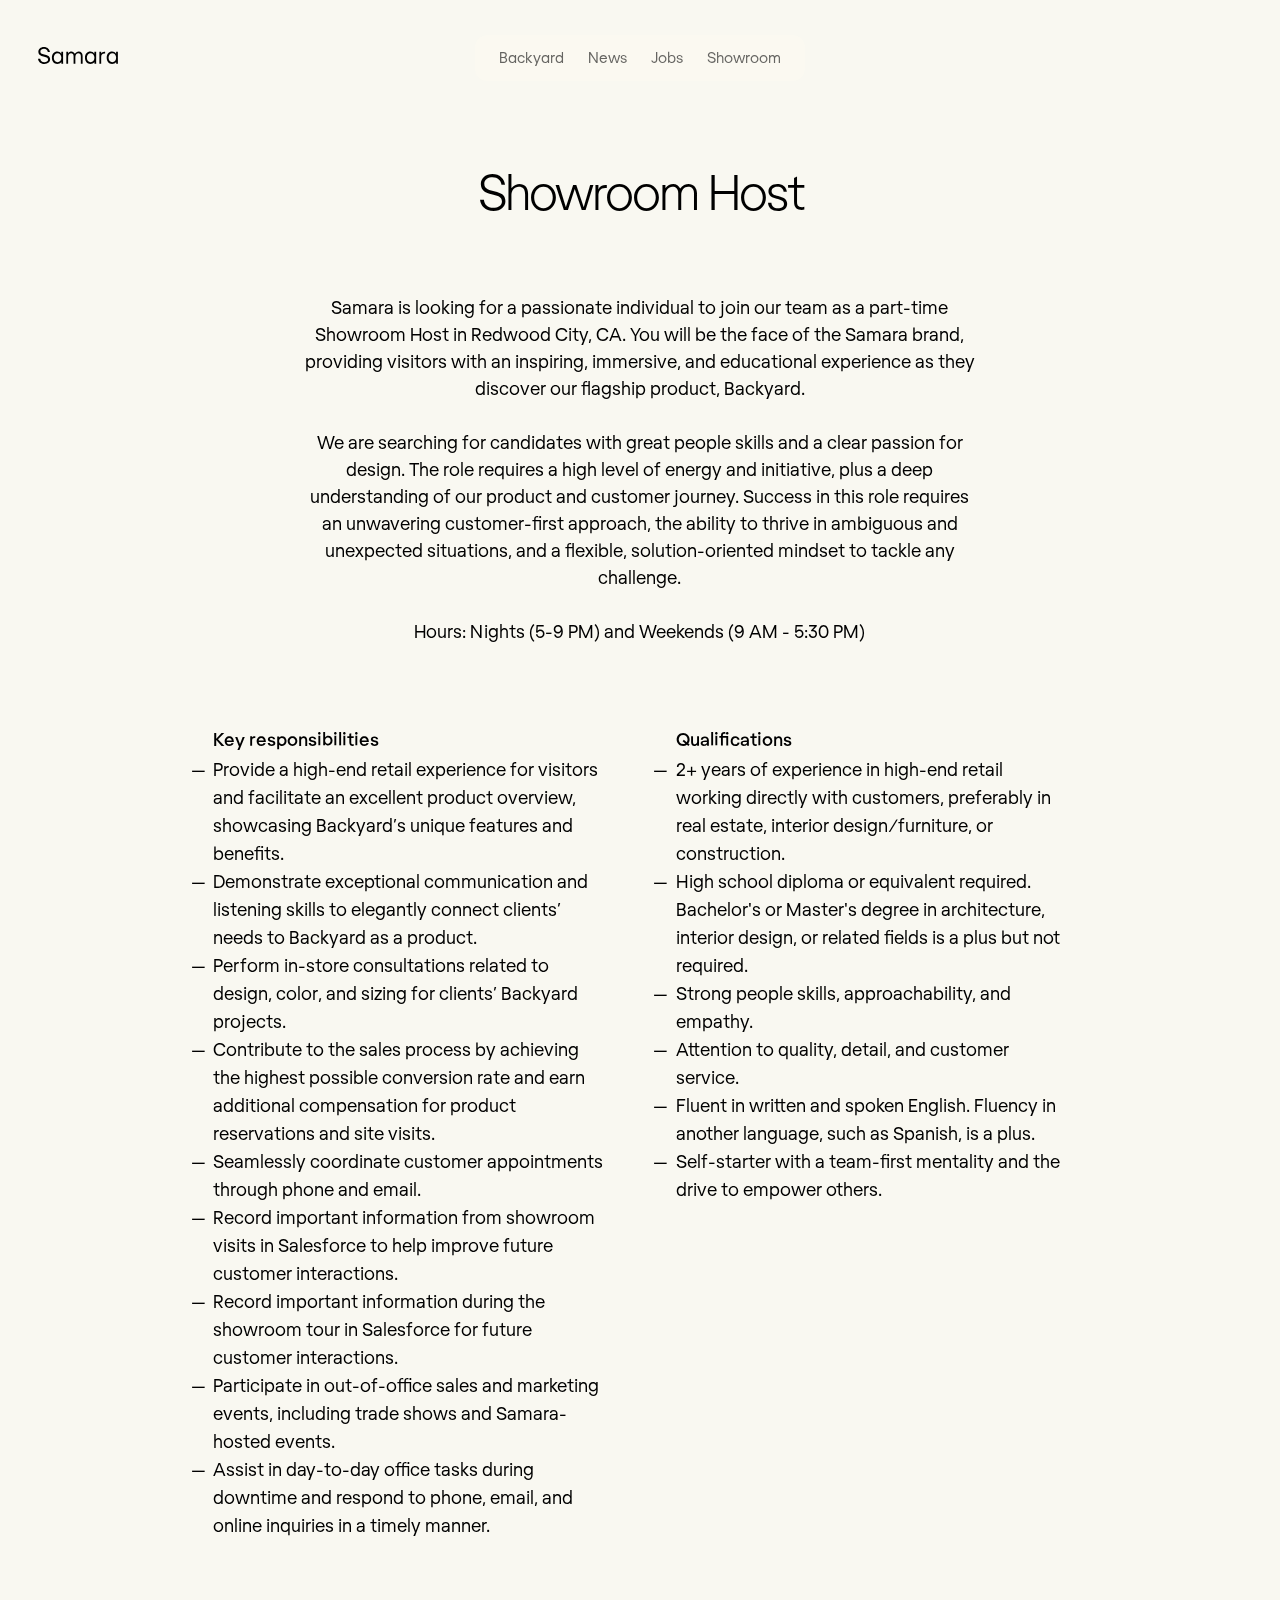
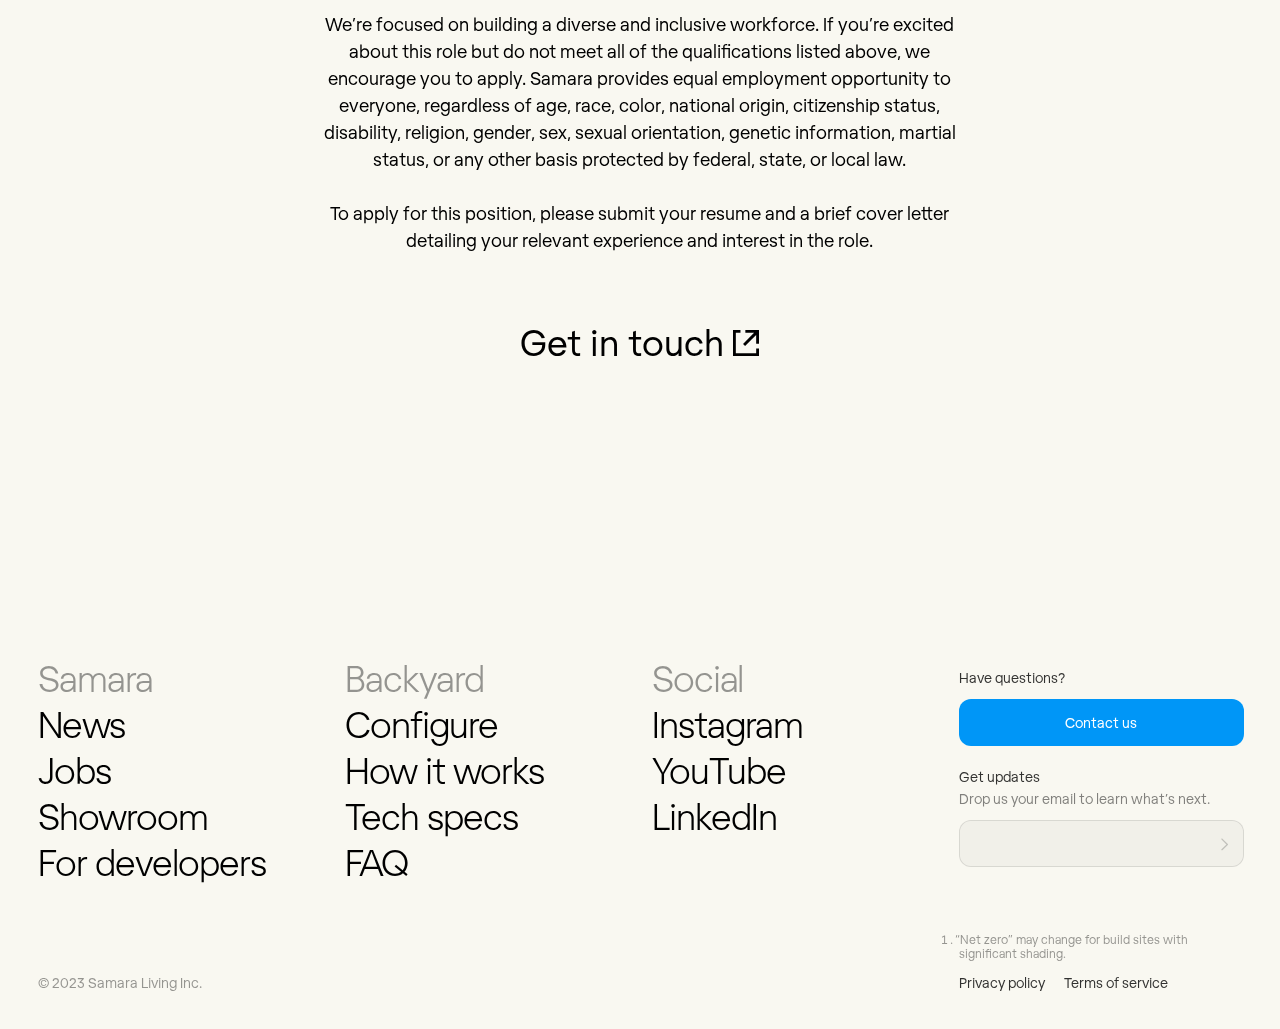
<file: jobs/experience-specialist.html>
<!DOCTYPE html>
<html xmlns="http://www.w3.org/1999/xhtml" lang="en">
    <!-- Added by HTTrack --><meta http-equiv="content-type" content="text/html;charset=utf-8" /><!-- /Added by HTTrack -->
<head>
        <meta charset="utf-8" />
        <meta
            name="viewport"
            content="initial-scale=1, width=device-width, viewport-fit=cover"
        />

            <meta name="description" content="Samara is looking for a passionate individual to join our team as a part-time Showroom Host in Redwood City, CA. You will be the face of the Samara brand, providing visitors with an inspiring, immersive, and educational experience as they discover our flagship product, Backyard." />

        <meta name="author" content="Samara" />
        <meta name="copyright" content="Samara, Inc." />

        <meta property="og:site_name" content="Samara" />
        <meta property="og:title" content="Showroom Host – Jobs – Samara" />
        <meta property="og:type" content="website" />
        <meta property="og:image" content="https://samara.com/assets/images/jobs/experience-specialist.png" />
        <meta
            property="og:url"
            content="https://samara.com/jobs/experience-specialist/"
        />

            <meta property="og:description" content="Samara is looking for a passionate individual to join our team as a part-time Showroom Host in Redwood City, CA. You will be the face of the Samara brand, providing visitors with an inspiring, immersive, and educational experience as they discover our flagship product, Backyard." />

        <meta property="fb:app_id" content="495582180645280" />

        <meta name="twitter:card" content="summary_large_image" />
        <meta name="twitter:site" content="@samara" />
        <meta name="twitter:title" content="Showroom Host – Jobs – Samara" />

            <meta name="twitter:description" content="Samara is looking for a passionate individual to join our team as a part-time Showroom Host in Redwood City, CA. You will be the face of the Samara brand, providing visitors with an inspiring, immersive, and educational experience as they discover our flagship product, Backyard." />

        <meta name="twitter:image" content="https://samara.com/assets/images/jobs/experience-specialist.png" />

        <meta name="theme-color" content="#000000" />

        <link
            rel="apple-touch-icon"
            href="../assets/images/favicons/icon76x.png"
        />
        <link
            rel="apple-touch-icon"
            href="../assets/images/favicons/icon180x.png"
            sizes="180x180"
        />
        <link
            rel="apple-touch-icon"
            href="../assets/images/favicons/icon152x.png"
            sizes="152x152"
        />
        <link
            rel="apple-touch-icon"
            href="../assets/images/favicons/icon120x.png"
            sizes="120x120"
        />
        <link
            rel="shortcut icon"
            href="../assets/images/favicons/icon64x.png"
            sizes="64x64"
            type="image/png"
        />
        <link
            rel="icon"
            type="image/png"
            href="../assets/images/favicons/favicon.png"
        />
        <link
            rel="preload"
            href="../assets/fonts/regola-book.woff2"
            as="font"
            type="font/woff2"
            crossorigin
        />
        <link
            rel="preload"
            href="../assets/fonts/regola-light.woff2"
            as="font"
            type="font/woff2"
            crossorigin
        />

        <title>Showroom Host – Jobs – Samara</title>

        <style>
            html {
                opacity: 0;
            }
        </style>

        <link href="../assets/stylesheets/index.css" rel="stylesheet" />

            <script
                src="https://js.sentry-cdn.com/0fccc211890a4ab5be5384d5d01f2041.min.js"
                crossorigin="anonymous"
            ></script>

            <script src="../assets/javascripts/index.js"></script>
            <script src="../assets/javascripts/calculator/bundle.js" defer="defer"></script>
            <script src="../assets/javascripts/contact/bundle.js" defer="defer"></script>

            <script src="../assets/javascripts/trackers.js" defer="defer"></script>
            <script
                defer
                src="https://www.googletagmanager.com/gtag/js?id=G-Y1SW8E75MN"
            ></script>
    </head>

    <body class="no-javascript jobs job">
    <nav class="main-navigation collapsed" data-tooltip-disabled>
        <button class="toggle">
            <span class="top">
                <span></span>
            </span>
            <span class="bottom">
                <span></span>
            </span>
        </button>

    <a href="../index.html" class="logo">
        <img
            src="../assets/images/logo.svg"
            width="116"
            height="24"
            alt="Samara"
            loading="lazy"
        />
    </a>

    <img
        class="multiunit logo"
        src="../assets/images/logo-multiunit.svg"
        loading="lazy"
        width="265"
        height="23"
        alt="Samara for developers"
    />

    <div class="main-navigation-list">
        <ul>
            <li><a href="../backyard" class="alt">Backyard</a></li>
            <li class="backyard-menu-item"><a href="../backyard/how-it-works">How it works</a></li>
            <li class="backyard-menu-item"><a href="../backyard/tech-specs">Tech specs</a></li>
            <li class="backyard-menu-item"><a href="../backyard/faq">FAQ</a></li>
            <li class="pages-menu-item"><a href="../newsroom">News</a></li>
            <li class="pages-menu-item"><a href="../jobs">Jobs</a></li>
            <li class="pages-menu-item"><a href="../showroom">Showroom</a></li>
        </ul>
    </div>

    <a href="../backyard/configure" class="backyard-configure button-rounded button-rounded-blue m-type-12">Configure now</a>

    <a href="../developers" class="multiunit backyard-configure button-rounded button-rounded-blue">
        <img src="../assets/images/icons/phone-white.svg" loading="lazy" />
        <span>Get in touch</span>
    </a>
</nav>


    <main>
        <div class="page">
                <article class="single">
    <div class="content text jobs">
        <div class="wrapper">
            <h1>Showroom Host</h1><div class="description"><p>Samara is looking for a passionate individual to join our team as a part-time Showroom Host in Redwood City, CA. You will be the face of the Samara brand, providing visitors with an inspiring, immersive, and educational experience as they discover our flagship product, Backyard.</p><p>We are searching for candidates with great people skills and a clear passion for design. The role requires a high level of energy and initiative, plus a deep understanding of our product and customer journey. Success in this role requires an unwavering customer-first approach, the ability to thrive in ambiguous and unexpected situations, and a flexible, solution-oriented mindset to tackle any challenge.</p><p>Hours: Nights (5-9 PM) and Weekends (9 AM - 5:30 PM)</p><div class="column"><h2>Key responsibilities</h2><ul> <li>Provide a high-end retail experience for visitors and facilitate an excellent product overview, showcasing Backyard’s unique features and benefits.</li> <li>Demonstrate exceptional communication and listening skills to elegantly connect clients’ needs to Backyard as a product.</li> <li>Perform in-store consultations related to design, color, and sizing for clients’ Backyard projects.</li> <li>Contribute to the sales process by achieving the highest possible conversion rate and earn additional compensation for product reservations and site visits.</li> <li>Seamlessly coordinate customer appointments through phone and email.</li> <li>Record important information from showroom visits in Salesforce to help improve future customer interactions.</li> <li>Record important information during the showroom tour in Salesforce for future customer interactions.</li> <li>Participate in out-of-office sales and marketing events, including trade shows and Samara-hosted events.</li> <li>Assist in day-to-day office tasks during downtime and respond to phone, email, and online inquiries in a timely manner.</li></ul></div><div class="column"><h2>Qualifications</h2><ul> <li>2+ years of experience in high-end retail working directly with customers, preferably in real estate, interior design/furniture, or construction.</li> <li>High school diploma or equivalent required. Bachelor&#39;s or Master&#39;s degree in architecture, interior design, or related fields is a plus but not required.</li> <li>Strong people skills, approachability, and empathy.</li> <li>Attention to quality, detail, and customer service.</li> <li>Fluent in written and spoken English. Fluency in another language, such as Spanish, is a plus.</li> <li>Self-starter with a team-first mentality and the drive to empower others.</li></ul></div><p>We’re focused on building a diverse and inclusive workforce. If you’re excited about this role but do not meet all of the qualifications listed above, we encourage you to apply. Samara provides equal employment opportunity to everyone, regardless of age, race, color, national origin, citizenship status, disability, religion, gender, sex, sexual orientation, genetic information, martial status, or any other basis protected by federal, state, or local law.</p><p>To apply for this position, please submit your resume and a brief cover letter detailing your relevant experience and interest in the role.</p><div class="apply">
        <a href="mailto:jobs-experience-specialist@samara.com" target="_blank">
            Get in touch
            <img src="../assets/images/box.svg" alt="External Link">
        </a>
    </div></div>
        </div>
    </div>
</article>

<div class="footer-nav footer-nav-variant-light">
    <div class="modern-grid">
        <ul class="column-3">
                <li><a href="../index.html">Samara</a></li>
                <li><a href="../newsroom">News</a></li>
                <li><a href="../jobs">Jobs</a></li>
                <li><a href="../showroom">Showroom</a></li>
                <li><a href="../developers">For developers</a></li>
        </ul>
        <ul class="column-3">
                <li><a href="../backyard">Backyard</a></li>
                <li><a href="../backyard/configure">Configure</a></li>
                <li><a href="../backyard/how-it-works">How it works</a></li>
                <li><a href="../backyard/tech-specs">Tech specs</a></li>
                <li><a href="../backyard/faq">FAQ</a></li>
        </ul>
        <ul class="column-3">
                <li><div class="m-spacer-24"></div>Social</li>
                <li><a href="https://instagram.com/meetsamara" target="_blank">Instagram</a></li>
                <li><a href="https://www.youtube.com/@meetsamara/" target="_blank">YouTube</a></li>
                <li><a href="https://www.linkedin.com/company/meetsamara" target="_blank">LinkedIn</a></li>
        </ul>

        <div class="column-3 m-column-6 footer-contact">
            <div class="m-spacer-32"></div>
            <div class="m-spacer-16"></div>
            <div class="type-14">Have questions?</div>
            <button class="type-14" onclick="Contact.show({ variant: 'default' })">Contact us</button>
            <div class="spacer-8"></div>
            <div class="footer-contact-subscription">
                <div class="type-14">Get updates</div>
                <div class="type-14 footer-contact-secondary">Drop us your email to learn what’s next.</div>
                <form class="footer-contact-input" action="https://www.samara.com/">
                    <input type="email" class="type-14 m-type-16" required name="email" aria-label="Your email" />
                    <input loading="lazy" type="image" src="../assets/images/icons/chevron-white.svg" alt="Submit">
                    <div class="loader">
                        <div></div>
                        <div></div>
                        <div></div>
                    </div>
                </form>
                <div class="type-14 footer-contact-secondary footer-contact-subscription-success-note">
                    <img loading="lazy" src="../assets/images/icons/checkmark-white.svg" width="12" height="12" alt="Checkmark"> You’ve subscribed to Samara updates.
                </div>
            </div>
        </div>
    </div>
    <div class="spacer-32"></div>
    <div class="modern-grid type-14 footer-legal">
        <div class="column-9 m-column-6">
            © 2023 Samara Living Inc.
            <div class="m-spacer-8"></div>
        </div>
        <div class="column-3 m-column-6">
            <ol class="footnotes">
                <li>“Net zero” may change for build sites with significant shading.</li>
            </ol>
            <a href="../privacy-policy">Privacy policy</a>
            <a href="../terms-of-service">Terms of service</a>
        </div>
    </div>
    <div class="m-spacer-16"></div>
</div>



        </div>
    </main>

    <div id="calculator"></div>
    <div id="contact"></div>

    <div id="tooltip" >
    <div class="tooltip-container">
        <svg class="arrow-left" width="15" height="11" viewBox="0 0 15 11" fill="none" xmlns="http://www.w3.org/2000/svg">
            <path d="M4.87021 0.000151566L5.8403 1.01123L2.57369 4.46575L15 4.46575L15 5.89811L2.57369 5.89811L5.8601 9.37369L4.89001 10.3848L-4.54847e-07 5.18193L4.87021 0.000151566Z" fill="black" style="fill:black;fill:black;fill-opacity:1;"/>
        </svg>
        <span class="type-18"></span>
        <svg class="arrow-right" width="15" height="11" viewBox="0 0 15 11" fill="none" xmlns="http://www.w3.org/2000/svg">
            <path d="M10.1298 10.3846L9.1597 9.37354L12.4263 5.91902H0V4.48666H12.4263L9.1399 1.01108L10.11 0L15 5.20284L10.1298 10.3846Z" fill="black" style="fill:black;fill:black;fill-opacity:1;"/>
        </svg>
    </div>
</div>

</body>

</html>
</file>
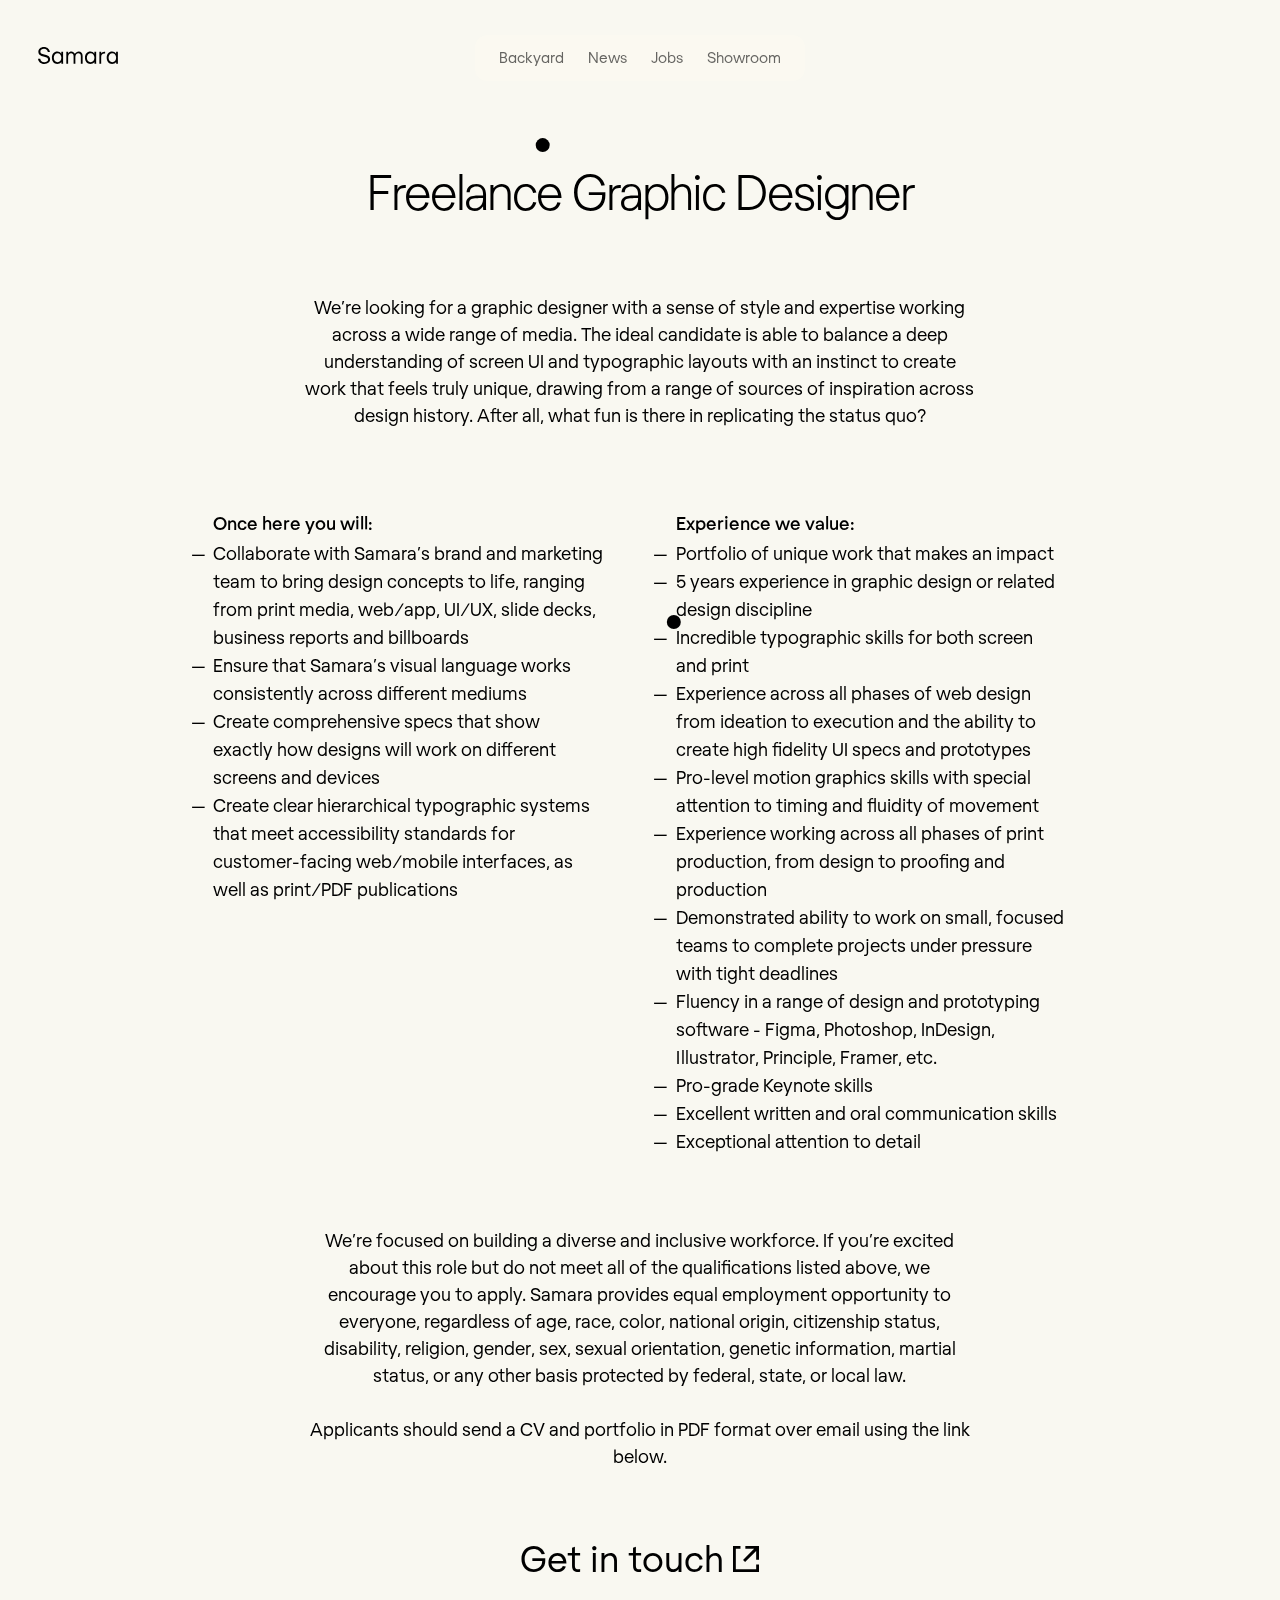
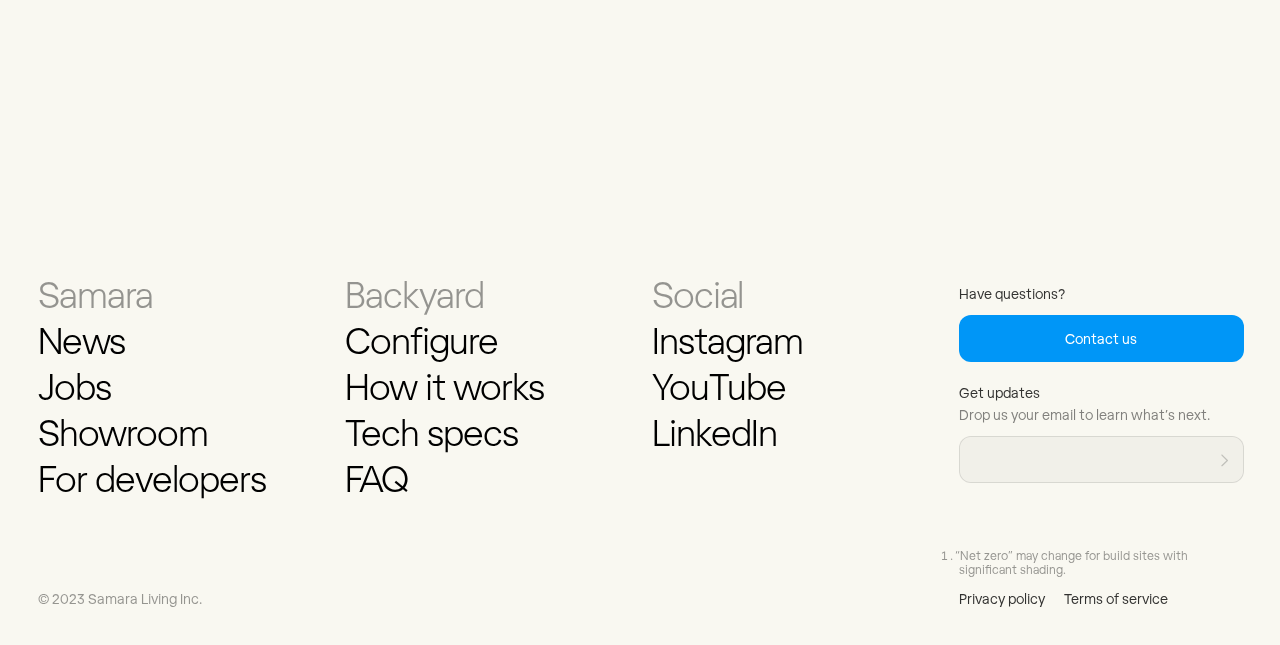
<file: jobs/freelance-graphic-designer.html>
<!DOCTYPE html>
<html xmlns="http://www.w3.org/1999/xhtml" lang="en">
    <!-- Added by HTTrack --><meta http-equiv="content-type" content="text/html;charset=utf-8" /><!-- /Added by HTTrack -->
<head>
        <meta charset="utf-8" />
        <meta
            name="viewport"
            content="initial-scale=1, width=device-width, viewport-fit=cover"
        />

            <meta name="description" content="We’re looking for a graphic designer with a sense of style and expertise working across a wide range of media. The ideal candidate is able to balance a deep understanding of screen UI and typographic layouts with an instinct to create work that feels truly unique, drawing from a range of sources of inspiration across design history. After all, what fun is there in replicating the status quo?" />

        <meta name="author" content="Samara" />
        <meta name="copyright" content="Samara, Inc." />

        <meta property="og:site_name" content="Samara" />
        <meta property="og:title" content="Freelance Graphic Designer – Jobs – Samara" />
        <meta property="og:type" content="website" />
        <meta property="og:image" content="https://samara.com/assets/images/jobs/freelance-graphic-designer.png" />
        <meta
            property="og:url"
            content="https://samara.com/jobs/freelance-graphic-designer/"
        />

            <meta property="og:description" content="We’re looking for a graphic designer with a sense of style and expertise working across a wide range of media. The ideal candidate is able to balance a deep understanding of screen UI and typographic layouts with an instinct to create work that feels truly unique, drawing from a range of sources of inspiration across design history. After all, what fun is there in replicating the status quo?" />

        <meta property="fb:app_id" content="495582180645280" />

        <meta name="twitter:card" content="summary_large_image" />
        <meta name="twitter:site" content="@samara" />
        <meta name="twitter:title" content="Freelance Graphic Designer – Jobs – Samara" />

            <meta name="twitter:description" content="We’re looking for a graphic designer with a sense of style and expertise working across a wide range of media. The ideal candidate is able to balance a deep understanding of screen UI and typographic layouts with an instinct to create work that feels truly unique, drawing from a range of sources of inspiration across design history. After all, what fun is there in replicating the status quo?" />

        <meta name="twitter:image" content="https://samara.com/assets/images/jobs/freelance-graphic-designer.png" />

        <meta name="theme-color" content="#000000" />

        <link
            rel="apple-touch-icon"
            href="../assets/images/favicons/icon76x.png"
        />
        <link
            rel="apple-touch-icon"
            href="../assets/images/favicons/icon180x.png"
            sizes="180x180"
        />
        <link
            rel="apple-touch-icon"
            href="../assets/images/favicons/icon152x.png"
            sizes="152x152"
        />
        <link
            rel="apple-touch-icon"
            href="../assets/images/favicons/icon120x.png"
            sizes="120x120"
        />
        <link
            rel="shortcut icon"
            href="../assets/images/favicons/icon64x.png"
            sizes="64x64"
            type="image/png"
        />
        <link
            rel="icon"
            type="image/png"
            href="../assets/images/favicons/favicon.png"
        />
        <link
            rel="preload"
            href="../assets/fonts/regola-book.woff2"
            as="font"
            type="font/woff2"
            crossorigin
        />
        <link
            rel="preload"
            href="../assets/fonts/regola-light.woff2"
            as="font"
            type="font/woff2"
            crossorigin
        />

        <title>Freelance Graphic Designer – Jobs – Samara</title>

        <style>
            html {
                opacity: 0;
            }
        </style>

        <link href="../assets/stylesheets/index.css" rel="stylesheet" />

            <script
                src="https://js.sentry-cdn.com/0fccc211890a4ab5be5384d5d01f2041.min.js"
                crossorigin="anonymous"
            ></script>

            <script src="../assets/javascripts/index.js"></script>
            <script src="../assets/javascripts/calculator/bundle.js" defer="defer"></script>
            <script src="../assets/javascripts/contact/bundle.js" defer="defer"></script>

            <script src="../assets/javascripts/trackers.js" defer="defer"></script>
            <script
                defer
                src="https://www.googletagmanager.com/gtag/js?id=G-Y1SW8E75MN"
            ></script>
    </head>

    <body class="no-javascript jobs job">
    <nav class="main-navigation collapsed" data-tooltip-disabled>
        <button class="toggle">
            <span class="top">
                <span></span>
            </span>
            <span class="bottom">
                <span></span>
            </span>
        </button>

    <a href="../index.html" class="logo">
        <img
            src="../assets/images/logo.svg"
            width="116"
            height="24"
            alt="Samara"
            loading="lazy"
        />
    </a>

    <img
        class="multiunit logo"
        src="../assets/images/logo-multiunit.svg"
        loading="lazy"
        width="265"
        height="23"
        alt="Samara for developers"
    />

    <div class="main-navigation-list">
        <ul>
            <li><a href="../backyard" class="alt">Backyard</a></li>
            <li class="backyard-menu-item"><a href="../backyard/how-it-works">How it works</a></li>
            <li class="backyard-menu-item"><a href="../backyard/tech-specs">Tech specs</a></li>
            <li class="backyard-menu-item"><a href="../backyard/faq">FAQ</a></li>
            <li class="pages-menu-item"><a href="../newsroom">News</a></li>
            <li class="pages-menu-item"><a href="../jobs">Jobs</a></li>
            <li class="pages-menu-item"><a href="../showroom">Showroom</a></li>
        </ul>
    </div>

    <a href="../backyard/configure" class="backyard-configure button-rounded button-rounded-blue m-type-12">Configure now</a>

    <a href="../developers" class="multiunit backyard-configure button-rounded button-rounded-blue">
        <img src="../assets/images/icons/phone-white.svg" loading="lazy" />
        <span>Get in touch</span>
    </a>
</nav>


    <main>
        <div class="page">
                <article class="single">
    <div class="content text jobs">
        <div class="wrapper">
            <h1>Freelance Graphic Designer</h1><div class="description"><p>We’re looking for a graphic designer with a sense of style and expertise working across a wide range of media. The ideal candidate is able to balance a deep understanding of screen UI and typographic layouts with an instinct to create work that feels truly unique, drawing from a range of sources of inspiration across design history. After all, what fun is there in replicating the status quo?</p><div class="column"><h2>Once here you will:</h2><ul> <li>Collaborate with Samara’s brand and marketing team to bring design concepts to life, ranging from print media, web/app, UI/UX, slide decks, business reports and billboards</li> <li>Ensure that Samara’s visual language works consistently across different mediums</li> <li>Create comprehensive specs that show exactly how designs will work on different screens and devices</li> <li>Create clear hierarchical typographic systems that meet accessibility standards for customer-facing web/mobile interfaces, as well as print/PDF publications</li></ul></div><div class="column"><h2>Experience we value:</h2><ul> <li>Portfolio of unique work that makes an impact</li> <li>5 years experience in graphic design or related design discipline</li> <li>Incredible typographic skills for both screen and print</li> <li>Experience across all phases of web design from ideation to execution and the ability to create high fidelity UI specs and prototypes</li> <li>Pro-level motion graphics skills with special attention to timing and fluidity of movement</li> <li>Experience working across all phases of print production, from design to proofing and production</li> <li>Demonstrated ability to work on small, focused teams to complete projects under pressure with tight deadlines</li> <li>Fluency in a range of design and prototyping software - Figma, Photoshop, InDesign, Illustrator, Principle, Framer, etc.</li> <li>Pro-grade Keynote skills</li> <li>Excellent written and oral communication skills</li> <li>Exceptional attention to detail</li></ul></div><p>We’re focused on building a diverse and inclusive workforce. If you’re excited about this role but do not meet all of the qualifications listed above, we encourage you to apply. Samara provides equal employment opportunity to everyone, regardless of age, race, color, national origin, citizenship status, disability, religion, gender, sex, sexual orientation, genetic information, martial status, or any other basis protected by federal, state, or local law.</p><p>Applicants should send a CV and portfolio in PDF format over email using the link below.</p><div class="apply">
        <a href="mailto:brand+freelance-graphic-designer@samara.com" target="_blank">
            Get in touch
            <img src="../assets/images/box.svg" alt="External Link">
        </a>
    </div></div>
        </div>
    </div>
</article>

<div class="footer-nav footer-nav-variant-light">
    <div class="modern-grid">
        <ul class="column-3">
                <li><a href="../index.html">Samara</a></li>
                <li><a href="../newsroom">News</a></li>
                <li><a href="../jobs">Jobs</a></li>
                <li><a href="../showroom">Showroom</a></li>
                <li><a href="../developers">For developers</a></li>
        </ul>
        <ul class="column-3">
                <li><a href="../backyard">Backyard</a></li>
                <li><a href="../backyard/configure">Configure</a></li>
                <li><a href="../backyard/how-it-works">How it works</a></li>
                <li><a href="../backyard/tech-specs">Tech specs</a></li>
                <li><a href="../backyard/faq">FAQ</a></li>
        </ul>
        <ul class="column-3">
                <li><div class="m-spacer-24"></div>Social</li>
                <li><a href="https://instagram.com/meetsamara" target="_blank">Instagram</a></li>
                <li><a href="https://www.youtube.com/@meetsamara/" target="_blank">YouTube</a></li>
                <li><a href="https://www.linkedin.com/company/meetsamara" target="_blank">LinkedIn</a></li>
        </ul>

        <div class="column-3 m-column-6 footer-contact">
            <div class="m-spacer-32"></div>
            <div class="m-spacer-16"></div>
            <div class="type-14">Have questions?</div>
            <button class="type-14" onclick="Contact.show({ variant: 'default' })">Contact us</button>
            <div class="spacer-8"></div>
            <div class="footer-contact-subscription">
                <div class="type-14">Get updates</div>
                <div class="type-14 footer-contact-secondary">Drop us your email to learn what’s next.</div>
                <form class="footer-contact-input" action="https://www.samara.com/">
                    <input type="email" class="type-14 m-type-16" required name="email" aria-label="Your email" />
                    <input loading="lazy" type="image" src="../assets/images/icons/chevron-white.svg" alt="Submit">
                    <div class="loader">
                        <div></div>
                        <div></div>
                        <div></div>
                    </div>
                </form>
                <div class="type-14 footer-contact-secondary footer-contact-subscription-success-note">
                    <img loading="lazy" src="../assets/images/icons/checkmark-white.svg" width="12" height="12" alt="Checkmark"> You’ve subscribed to Samara updates.
                </div>
            </div>
        </div>
    </div>
    <div class="spacer-32"></div>
    <div class="modern-grid type-14 footer-legal">
        <div class="column-9 m-column-6">
            © 2023 Samara Living Inc.
            <div class="m-spacer-8"></div>
        </div>
        <div class="column-3 m-column-6">
            <ol class="footnotes">
                <li>“Net zero” may change for build sites with significant shading.</li>
            </ol>
            <a href="../privacy-policy">Privacy policy</a>
            <a href="../terms-of-service">Terms of service</a>
        </div>
    </div>
    <div class="m-spacer-16"></div>
</div>



        </div>
    </main>

    <div id="calculator"></div>
    <div id="contact"></div>

    <div id="tooltip" >
    <div class="tooltip-container">
        <svg class="arrow-left" width="15" height="11" viewBox="0 0 15 11" fill="none" xmlns="http://www.w3.org/2000/svg">
            <path d="M4.87021 0.000151566L5.8403 1.01123L2.57369 4.46575L15 4.46575L15 5.89811L2.57369 5.89811L5.8601 9.37369L4.89001 10.3848L-4.54847e-07 5.18193L4.87021 0.000151566Z" fill="black" style="fill:black;fill:black;fill-opacity:1;"/>
        </svg>
        <span class="type-18"></span>
        <svg class="arrow-right" width="15" height="11" viewBox="0 0 15 11" fill="none" xmlns="http://www.w3.org/2000/svg">
            <path d="M10.1298 10.3846L9.1597 9.37354L12.4263 5.91902H0V4.48666H12.4263L9.1399 1.01108L10.11 0L15 5.20284L10.1298 10.3846Z" fill="black" style="fill:black;fill:black;fill-opacity:1;"/>
        </svg>
    </div>
</div>

</body>

</html>
</file>
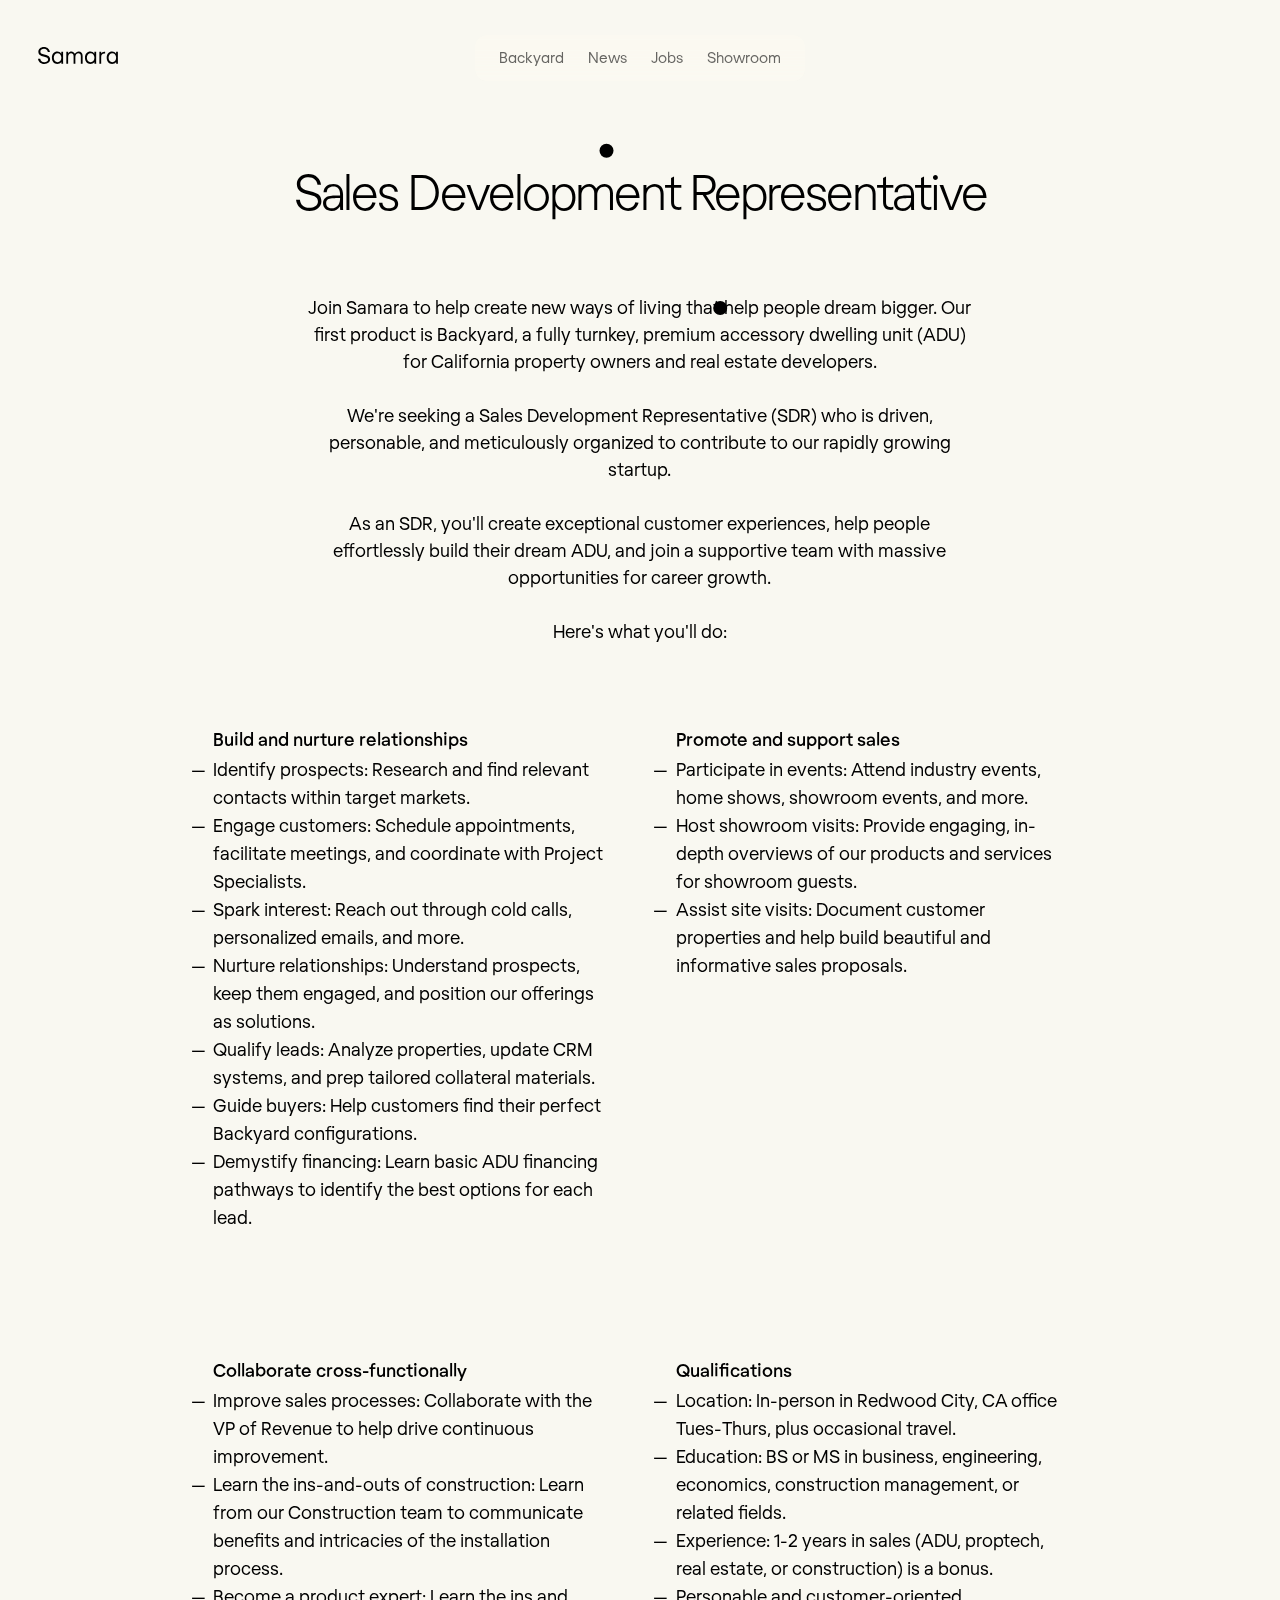
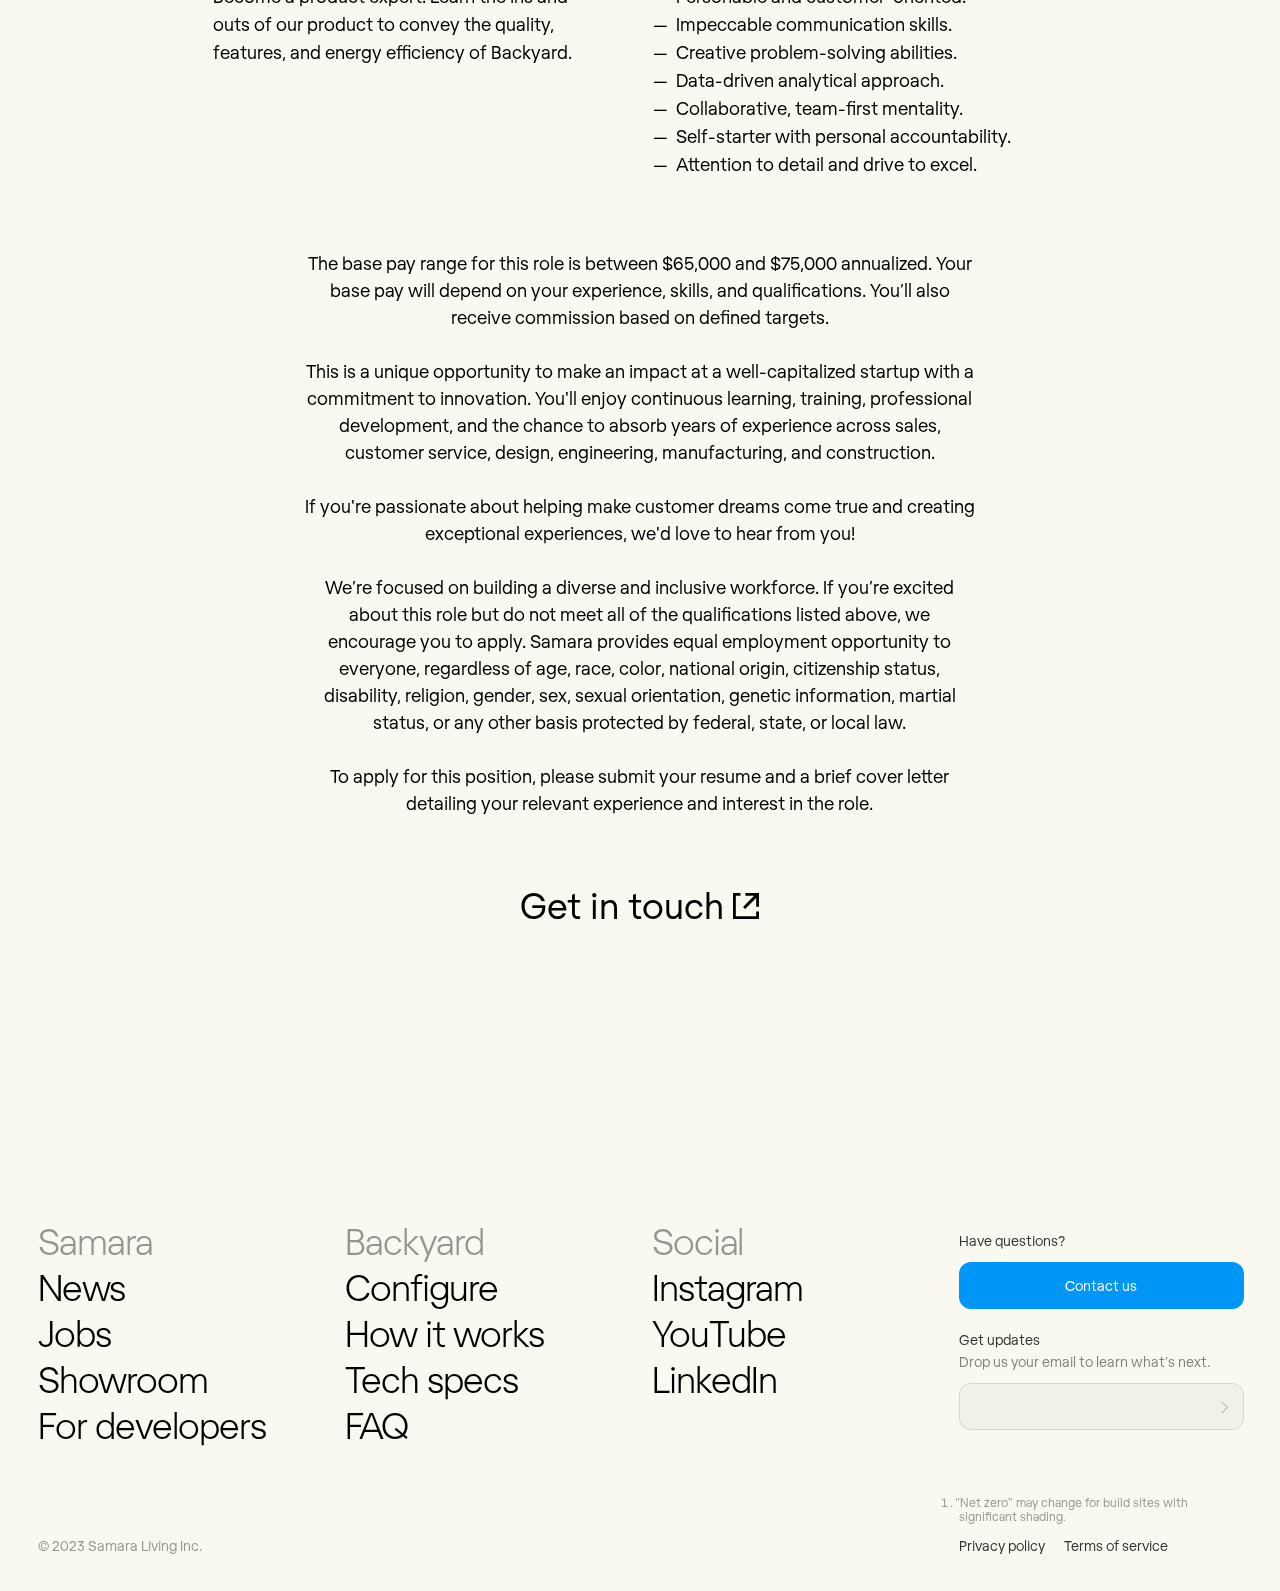
<file: jobs/sales-development-representative.html>
<!DOCTYPE html>
<html xmlns="http://www.w3.org/1999/xhtml" lang="en">
    <!-- Added by HTTrack --><meta http-equiv="content-type" content="text/html;charset=utf-8" /><!-- /Added by HTTrack -->
<head>
        <meta charset="utf-8" />
        <meta
            name="viewport"
            content="initial-scale=1, width=device-width, viewport-fit=cover"
        />

            <meta name="description" content="We&#39;re seeking a Sales Development Representative (SDR) who is driven, personable, and meticulously organized to contribute to our rapidly growing startup. As an SDR, you&#39;ll create exceptional customer experiences, help people effortlessly build their dream ADU, and join a supportive team with massive opportunities for career growth." />

        <meta name="author" content="Samara" />
        <meta name="copyright" content="Samara, Inc." />

        <meta property="og:site_name" content="Samara" />
        <meta property="og:title" content="Sales Development Representative – Jobs – Samara" />
        <meta property="og:type" content="website" />
        <meta property="og:image" content="https://samara.com/assets/images/jobs/sales-development-representative.png" />
        <meta
            property="og:url"
            content="https://samara.com/jobs/sales-development-representative/"
        />

            <meta property="og:description" content="We&#39;re seeking a Sales Development Representative (SDR) who is driven, personable, and meticulously organized to contribute to our rapidly growing startup. As an SDR, you&#39;ll create exceptional customer experiences, help people effortlessly build their dream ADU, and join a supportive team with massive opportunities for career growth." />

        <meta property="fb:app_id" content="495582180645280" />

        <meta name="twitter:card" content="summary_large_image" />
        <meta name="twitter:site" content="@samara" />
        <meta name="twitter:title" content="Sales Development Representative – Jobs – Samara" />

            <meta name="twitter:description" content="We&#39;re seeking a Sales Development Representative (SDR) who is driven, personable, and meticulously organized to contribute to our rapidly growing startup. As an SDR, you&#39;ll create exceptional customer experiences, help people effortlessly build their dream ADU, and join a supportive team with massive opportunities for career growth." />

        <meta name="twitter:image" content="https://samara.com/assets/images/jobs/sales-development-representative.png" />

        <meta name="theme-color" content="#000000" />

        <link
            rel="apple-touch-icon"
            href="../assets/images/favicons/icon76x.png"
        />
        <link
            rel="apple-touch-icon"
            href="../assets/images/favicons/icon180x.png"
            sizes="180x180"
        />
        <link
            rel="apple-touch-icon"
            href="../assets/images/favicons/icon152x.png"
            sizes="152x152"
        />
        <link
            rel="apple-touch-icon"
            href="../assets/images/favicons/icon120x.png"
            sizes="120x120"
        />
        <link
            rel="shortcut icon"
            href="../assets/images/favicons/icon64x.png"
            sizes="64x64"
            type="image/png"
        />
        <link
            rel="icon"
            type="image/png"
            href="../assets/images/favicons/favicon.png"
        />
        <link
            rel="preload"
            href="../assets/fonts/regola-book.woff2"
            as="font"
            type="font/woff2"
            crossorigin
        />
        <link
            rel="preload"
            href="../assets/fonts/regola-light.woff2"
            as="font"
            type="font/woff2"
            crossorigin
        />

        <title>Sales Development Representative – Jobs – Samara</title>

        <style>
            html {
                opacity: 0;
            }
        </style>

        <link href="../assets/stylesheets/index.css" rel="stylesheet" />

            <script
                src="https://js.sentry-cdn.com/0fccc211890a4ab5be5384d5d01f2041.min.js"
                crossorigin="anonymous"
            ></script>

            <script src="../assets/javascripts/index.js"></script>
            <script src="../assets/javascripts/calculator/bundle.js" defer="defer"></script>
            <script src="../assets/javascripts/contact/bundle.js" defer="defer"></script>

            <script src="../assets/javascripts/trackers.js" defer="defer"></script>
            <script
                defer
                src="https://www.googletagmanager.com/gtag/js?id=G-Y1SW8E75MN"
            ></script>
    </head>

    <body class="no-javascript jobs job">
    <nav class="main-navigation collapsed" data-tooltip-disabled>
        <button class="toggle">
            <span class="top">
                <span></span>
            </span>
            <span class="bottom">
                <span></span>
            </span>
        </button>

    <a href="../index.html" class="logo">
        <img
            src="../assets/images/logo.svg"
            width="116"
            height="24"
            alt="Samara"
            loading="lazy"
        />
    </a>

    <img
        class="multiunit logo"
        src="../assets/images/logo-multiunit.svg"
        loading="lazy"
        width="265"
        height="23"
        alt="Samara for developers"
    />

    <div class="main-navigation-list">
        <ul>
            <li><a href="../backyard" class="alt">Backyard</a></li>
            <li class="backyard-menu-item"><a href="../backyard/how-it-works">How it works</a></li>
            <li class="backyard-menu-item"><a href="../backyard/tech-specs">Tech specs</a></li>
            <li class="backyard-menu-item"><a href="../backyard/faq">FAQ</a></li>
            <li class="pages-menu-item"><a href="../newsroom">News</a></li>
            <li class="pages-menu-item"><a href="../jobs">Jobs</a></li>
            <li class="pages-menu-item"><a href="../showroom">Showroom</a></li>
        </ul>
    </div>

    <a href="../backyard/configure" class="backyard-configure button-rounded button-rounded-blue m-type-12">Configure now</a>

    <a href="../developers" class="multiunit backyard-configure button-rounded button-rounded-blue">
        <img src="../assets/images/icons/phone-white.svg" loading="lazy" />
        <span>Get in touch</span>
    </a>
</nav>


    <main>
        <div class="page">
                <article class="single">
    <div class="content text jobs">
        <div class="wrapper">
            <h1>Sales Development Representative</h1><div class="description"><p>Join Samara to help create new ways of living that help people dream bigger. Our first product is Backyard, a fully turnkey, premium accessory dwelling unit (ADU) for California property owners and real estate developers.</p><p>We&#39;re seeking a Sales Development Representative (SDR) who is driven, personable, and meticulously organized to contribute to our rapidly growing startup.</p><p>As an SDR, you&#39;ll create exceptional customer experiences, help people effortlessly build their dream ADU, and join a supportive team with massive opportunities for career growth.</p><p>Here&#39;s what you&#39;ll do:</p><div class="column"><h2>Build and nurture relationships</h2><ul> <li>Identify prospects: Research and find relevant contacts within target markets.</li> <li>Engage customers: Schedule appointments, facilitate meetings, and coordinate with Project Specialists.</li> <li>Spark interest: Reach out through cold calls, personalized emails, and more.</li> <li>Nurture relationships: Understand prospects, keep them engaged, and position our offerings as solutions.</li> <li>Qualify leads: Analyze properties, update CRM systems, and prep tailored collateral materials.</li> <li>Guide buyers: Help customers find their perfect Backyard configurations.</li> <li>Demystify financing: Learn basic ADU financing pathways to identify the best options for each lead.</li></ul></div><div class="column"><h2>Promote and support sales</h2><ul> <li>Participate in events: Attend industry events, home shows, showroom events, and more.</li> <li>Host showroom visits: Provide engaging, in-depth overviews of our products and services for showroom guests.</li> <li>Assist site visits: Document customer properties and help build beautiful and informative sales proposals.</li></ul></div><div class="column"><h2>Collaborate cross-functionally</h2><ul> <li>Improve sales processes: Collaborate with the VP of Revenue to help drive continuous improvement.</li> <li>Learn the ins-and-outs of construction: Learn from our Construction team to communicate benefits and intricacies of the installation process.</li> <li>Become a product expert: Learn the ins and outs of our product to convey the quality, features, and energy efficiency of Backyard.</li></ul></div><div class="column"><h2>Qualifications</h2><ul> <li>Location: In-person in Redwood City, CA office Tues-Thurs, plus occasional travel.</li> <li>Education: BS or MS in business, engineering, economics, construction management, or related fields.</li> <li>Experience: 1-2 years in sales (ADU, proptech, real estate, or construction) is a bonus.</li> <li>Personable and customer-oriented.</li> <li>Impeccable communication skills.</li> <li>Creative problem-solving abilities.</li> <li>Data-driven analytical approach.</li> <li>Collaborative, team-first mentality.</li> <li>Self-starter with personal accountability.</li> <li>Attention to detail and drive to excel.</li></ul></div><p>The base pay range for this role is between $65,000 and $75,000 annualized. Your base pay will depend on your experience, skills, and qualifications. You’ll also receive commission based on defined targets.</p><p>This is a unique opportunity to make an impact at a well-capitalized startup with a commitment to innovation. You&#39;ll enjoy continuous learning, training, professional development, and the chance to absorb years of experience across sales, customer service, design, engineering, manufacturing, and construction.</p><p>If you&#39;re passionate about helping make customer dreams come true and creating exceptional experiences, we&#39;d love to hear from you!</p><p>We’re focused on building a diverse and inclusive workforce. If you’re excited about this role but do not meet all of the qualifications listed above, we encourage you to apply. Samara provides equal employment opportunity to everyone, regardless of age, race, color, national origin, citizenship status, disability, religion, gender, sex, sexual orientation, genetic information, martial status, or any other basis protected by federal, state, or local law.</p><p>To apply for this position, please submit your resume and a brief cover letter detailing your relevant experience and interest in the role.</p><div class="apply">
        <a href="mailto:jobs-sales-development-representative@samara.com" target="_blank">
            Get in touch
            <img src="../assets/images/box.svg" alt="External Link">
        </a>
    </div></div>
        </div>
    </div>
</article>

<div class="footer-nav footer-nav-variant-light">
    <div class="modern-grid">
        <ul class="column-3">
                <li><a href="../index.html">Samara</a></li>
                <li><a href="../newsroom">News</a></li>
                <li><a href="../jobs">Jobs</a></li>
                <li><a href="../showroom">Showroom</a></li>
                <li><a href="../developers">For developers</a></li>
        </ul>
        <ul class="column-3">
                <li><a href="../backyard">Backyard</a></li>
                <li><a href="../backyard/configure">Configure</a></li>
                <li><a href="../backyard/how-it-works">How it works</a></li>
                <li><a href="../backyard/tech-specs">Tech specs</a></li>
                <li><a href="../backyard/faq">FAQ</a></li>
        </ul>
        <ul class="column-3">
                <li><div class="m-spacer-24"></div>Social</li>
                <li><a href="https://instagram.com/meetsamara" target="_blank">Instagram</a></li>
                <li><a href="https://www.youtube.com/@meetsamara/" target="_blank">YouTube</a></li>
                <li><a href="https://www.linkedin.com/company/meetsamara" target="_blank">LinkedIn</a></li>
        </ul>

        <div class="column-3 m-column-6 footer-contact">
            <div class="m-spacer-32"></div>
            <div class="m-spacer-16"></div>
            <div class="type-14">Have questions?</div>
            <button class="type-14" onclick="Contact.show({ variant: 'default' })">Contact us</button>
            <div class="spacer-8"></div>
            <div class="footer-contact-subscription">
                <div class="type-14">Get updates</div>
                <div class="type-14 footer-contact-secondary">Drop us your email to learn what’s next.</div>
                <form class="footer-contact-input" action="https://www.samara.com/">
                    <input type="email" class="type-14 m-type-16" required name="email" aria-label="Your email" />
                    <input loading="lazy" type="image" src="../assets/images/icons/chevron-white.svg" alt="Submit">
                    <div class="loader">
                        <div></div>
                        <div></div>
                        <div></div>
                    </div>
                </form>
                <div class="type-14 footer-contact-secondary footer-contact-subscription-success-note">
                    <img loading="lazy" src="../assets/images/icons/checkmark-white.svg" width="12" height="12" alt="Checkmark"> You’ve subscribed to Samara updates.
                </div>
            </div>
        </div>
    </div>
    <div class="spacer-32"></div>
    <div class="modern-grid type-14 footer-legal">
        <div class="column-9 m-column-6">
            © 2023 Samara Living Inc.
            <div class="m-spacer-8"></div>
        </div>
        <div class="column-3 m-column-6">
            <ol class="footnotes">
                <li>“Net zero” may change for build sites with significant shading.</li>
            </ol>
            <a href="../privacy-policy">Privacy policy</a>
            <a href="../terms-of-service">Terms of service</a>
        </div>
    </div>
    <div class="m-spacer-16"></div>
</div>



        </div>
    </main>

    <div id="calculator"></div>
    <div id="contact"></div>

    <div id="tooltip" >
    <div class="tooltip-container">
        <svg class="arrow-left" width="15" height="11" viewBox="0 0 15 11" fill="none" xmlns="http://www.w3.org/2000/svg">
            <path d="M4.87021 0.000151566L5.8403 1.01123L2.57369 4.46575L15 4.46575L15 5.89811L2.57369 5.89811L5.8601 9.37369L4.89001 10.3848L-4.54847e-07 5.18193L4.87021 0.000151566Z" fill="black" style="fill:black;fill:black;fill-opacity:1;"/>
        </svg>
        <span class="type-18"></span>
        <svg class="arrow-right" width="15" height="11" viewBox="0 0 15 11" fill="none" xmlns="http://www.w3.org/2000/svg">
            <path d="M10.1298 10.3846L9.1597 9.37354L12.4263 5.91902H0V4.48666H12.4263L9.1399 1.01108L10.11 0L15 5.20284L10.1298 10.3846Z" fill="black" style="fill:black;fill:black;fill-opacity:1;"/>
        </svg>
    </div>
</div>

</body>

</html>
</file>
<file: assets/stylesheets/index.css>
@font-face{font-style:normal;font-weight:400;src:url(../fonts/regola-light.woff2) format("woff2");font-family:regola-light;font-display:block}@font-face{font-style:normal;font-weight:400;src:url(../fonts/regola-book.woff2) format("woff2");font-family:regola-book;font-display:block}@font-face{font-style:normal;font-weight:400;src:url(../fonts/regola-regular.woff2) format("woff2");font-family:regola-regular;font-display:swap}@font-face{font-style:normal;font-weight:400;src:url(../fonts/regola-medium.woff2) format("woff2");font-family:regola-medium;font-display:swap}.content{transition:background-color .5s;font-family:regola-book,sans-serif}.content>.wrapper{opacity:1;transition:opacity .4s;will-change:opacity;min-height:100vh}.content.text>.wrapper{margin:0 auto;width:calc(100vw / 12 * 10);font-size:36px;line-height:50px}.row{display:flex;flex-flow:row wrap;justify-content:space-around;margin-bottom:12px;min-height:72px}.row:last-of-type{margin-bottom:0}.row.above-fold{margin-bottom:0;height:100vh}.row.above-fold .column{display:flex;flex-direction:column;justify-content:space-evenly}.row.bottom{align-items:flex-end}.grid .column{margin-right:6px;margin-left:6px}.grid .column:first-of-type{margin-left:0}.grid .column:last-of-type{margin-right:0}.grid .half{flex:0.5}.grid .one{flex:1}.grid .two{flex:2}.grid .two-half{flex:2.5}.grid .three{flex:3}.grid .four{flex:4}.grid .five{flex:5}.grid .five-half{flex:5.5}.grid .six{flex:6}.grid .seven{flex:7}.grid .eight{flex:8}.grid .nine{flex:9}.grid .ten{flex:10}.grid .eleven{flex:11}.grid .twelve{flex:12}.grid h1,.grid h2,.grid h3,.grid h4,.grid h5,.grid h6{margin:0;padding:0;font-weight:400}.grid h1{font-size:72px;line-height:78px;font-family:regola-light;letter-spacing:-3px}@media screen and (max-width:950px) and (orientation:portrait){.grid .row{flex-flow:column wrap;margin-bottom:0;min-height:0}.grid .column{flex:1;margin:0 0 12px}.grid .column:empty,.grid .column:last-of-type{margin:0}.grid h1,.grid h2,.grid h3,.grid h4,.grid h5,.grid h6{padding:40px 40px 20px}.grid h1{padding:0;font-size:8vmin;line-height:120%}}@media screen and (max-width:950px) and (orientation:landscape){.grid h1{padding:0;font-size:8vmin;line-height:120%}}.grid h2{font-size:64px;line-height:72px;font-family:regola-book}@media screen and (max-width:950px) and (orientation:portrait){.grid h2{padding:0 40px 20px;font-size:6vmin;line-height:120%}}.grid h3{margin-top:-12px;font-size:36px;line-height:36px;font-family:regola-book}@media screen and (max-width:950px) and (orientation:portrait){.grid h3{font-size:5vmin;line-height:120%}}.grid h6{font-size:14px;line-height:18px;font-family:regola-book;text-align:center;text-transform:uppercase}@media screen and (max-width:950px) and (orientation:portrait){.grid h6{padding:0;font-size:16px;line-height:120%}}.grid p{margin-bottom:30px;font-size:18px;line-height:30px;font-family:regola-book}.grid p:last-of-type{margin-bottom:0}body.jobs{background:#f9f8f1}.jobs footer{min-height:unset}.jobs footer button{color:#000}.jobs article{display:flex;flex-direction:column;min-height:80vh}body>.dot{position:fixed;top:0;left:0;z-index:0;animation:1s appear;transition:opacity .4s;border-radius:100%;background:#000}@keyframes appear{from{opacity:0}to{opacity:1}}body>.dot.hidden{opacity:0;transition:none}body>.dot.solo{z-index:99}main .jobs{flex-grow:1;box-sizing:border-box;padding-top:10em}.jobs.content .wrapper{width:100vw;min-height:unset}.jobs h1{margin:0 auto;padding:0;max-width:80%;font-weight:400;font-size:60px;line-height:130%;font-family:regola-light,sans-serif;letter-spacing:-2px;text-align:center}.jobs .jobs h1{font-size:48px}@media screen and (max-width:950px){.content.text>.wrapper{font-size:21px;line-height:28px}.jobs.content .wrapper{max-width:600px}.jobs .jobs h1,.jobs h1{font-size:32px;letter-spacing:-1px}}.jobs .wrapper>h2{font-weight:400;font-size:18px;font-family:regola-medium,sans-serif;text-align:center;text-transform:uppercase}@media screen and (max-width:950px){.jobs .wrapper>h2{font-size:16px}}.jobs .wrapper>p{box-sizing:border-box;margin:0 auto;padding:0 16px;width:100%;font-size:24px;line-height:130%;text-align:center}.jobs .wrapper>p:first-of-type{padding-top:3em}.jobs .wrapper>p:last-of-type{padding-bottom:3em}.jobs .description{box-sizing:border-box;margin:2em auto 8em;width:calc(100vw / 12 * 8)}@media screen and (max-width:950px){.jobs .wrapper>p{box-sizing:border-box;width:100%;font-size:18px}.jobs .wrapper>p br{display:none}.jobs .description{box-sizing:border-box;padding:0 40px;width:100%}}.jobs .description>p{clear:both;margin-right:auto;margin-bottom:1.5em;margin-left:auto;width:670px;max-width:85%;font-size:18px;line-height:150%;text-align:center}@media screen and (max-width:950px){.jobs .description>p{margin-left:1em;padding:0}}.jobs .wrapper>ul{position:relative;margin:0;padding:0 0 6em;width:100%;font-size:24px;list-style-type:none;text-align:center}.jobs .wrapper>ul li{margin:0 auto 1.5em;width:714px;max-width:100%;text-align:center}.jobs .wrapper>ul li a{display:block;transition:color .4s;box-sizing:border-box;border:2px solid #000;border-radius:8px;background-color:#f9f8f1;padding:.9em 1.1em}.jobs .wrapper>ul li a:hover{opacity:1;transition:color .2s,background-color .2s;background:#000;color:#f9f8f1}@media screen and (max-width:950px){.jobs .wrapper>ul{font-size:20px}.jobs .wrapper>ul li{width:500px;max-width:80%}.jobs .wrapper>ul li a{display:flex;justify-content:center;align-items:center;box-sizing:border-box;height:4.5em}.jobs .jobs ul{font-size:22px}}.jobs.empty{display:flex;flex-direction:column;justify-content:center;align-items:center}.jobs.empty li{opacity:.3;pointer-events:none}.jobs .jobs a{color:#000;text-decoration:none}.jobs .jobs a:hover{opacity:.25}.jobs .column{float:left;box-sizing:border-box;margin:3em 0;width:50%;font-size:18px;line-height:24px}.jobs .column.wide{float:none;margin:6em auto 4em;padding:0;width:670px;max-width:85%}.jobs .column.right{float:right;margin-top:-14.25em;padding-left:2em}.jobs .column.left{margin-top:-7em}.jobs .column:first-of-type,.jobs .column:nth-of-type(3){padding-right:2em}.jobs .column:nth-of-type(3){clear:both}.jobs .column:nth-of-type(2),.jobs .column:nth-of-type(4){padding-left:2em}.jobs .column h2{margin:0;padding:0;font-weight:400;font-size:18px;line-height:150%;font-family:regola-medium,sans-serif}.jobs .column ul{margin-top:.1em;padding-left:0;text-align:left}.jobs .column ul ol{padding-left:.7em}.jobs .column ul ul{padding-left:1.25em}.jobs .column ul li{display:block;margin-top:0;font-size:18px;line-height:28px}.jobs .column>ul li::before{display:inline-block;margin-left:-1.25em;width:1.25em;content:"—"}@media screen and (max-width:950px){.jobs .column{float:none;margin-top:0!important;padding:0!important;width:100%}.jobs .column h2{font-size:16px}.jobs .column ul{padding-left:.8em}.jobs .column ul li{padding-left:.1em}}.jobs .column ul ul li::before{display:inline-block;margin-left:-1.2em;width:1em;content:"-"}.jobs .apply{clear:both;padding-top:1em;text-align:center}.jobs .apply a{color:#000;font-size:36px;text-decoration:none}.jobs .apply a:hover{opacity:.25}.newsroom{background:var(--color-biege-darker)}.newsroom article a{color:inherit;text-decoration:none}.newsroom article{background:var(--color-biege-darker)}.newsroom .g,.newsroom .item{display:grid;grid-template-columns:repeat(12,[col-start] 1fr);gap:22px;box-sizing:border-box;margin:0 3vw;width:94vw}.newsroom h1,.newsroom h2{grid-column:col-start 2/span 10;margin:0;padding:0;font-weight:400;font-size:clamp(100px, 8.33vw, 140px);line-height:112.5%;font-family:regola-light,sans-serif;letter-spacing:-.033em}.newsroom .item>a img{border-radius:6px;background:rgba(0,0,0,.06)}.newsroom .item .source{color:rgba(0,0,0,.6);font-size:18px;line-height:24px;font-family:regola-book,sans-serif}.newsroom .item .date{color:rgba(0,0,0,.6);font-size:12px;line-height:18px;font-family:regola-medium,sans-serif;letter-spacing:.06em;text-transform:uppercase}.newsroom .item .date img{margin-left:4px}.newsroom .item.large>a{grid-column:col-start 1/span 12;margin-bottom:24px;aspect-ratio:2717/1563}.newsroom .item.large>a img{border-radius:6px;aspect-ratio:2717/1563;width:100%;height:auto}.newsroom .item.large .details{grid-column:col-start 2/span 10}.newsroom .item.large h2{margin-left:-.075em;padding:.25em 0;font-size:clamp(42px, 4.16vw, 72px)}.newsroom .item.large .date{padding-top:.6em}.newsroom .item.medium{margin-bottom:60px;border-bottom:.5px solid rgba(0,0,0,.2);padding-bottom:60px}@media only screen and (max-width:950px){.newsroom .g,.newsroom .item{grid-template-columns:repeat(6,[col-start] 1fr);gap:0;margin:0 24px;width:calc(100% - 48px)}.newsroom h1{grid-column:col-start 1/span 6}.newsroom h1 span{display:none}.newsroom .item.large>a{grid-column:col-start 1/span 6}.newsroom .item.large>a img{margin:0 -24px;border-radius:0;width:calc(100% + 48px);height:auto}.newsroom .item.large .details{grid-column:col-start 1/span 6}.newsroom .item.large h2{padding:.25em 0;font-size:clamp(28px, 9.6vw, 42px);line-height:133%;font-family:regola-light,sans-serif;letter-spacing:-1px}.newsroom .item.large .date{padding-top:.75em}.newsroom .item.medium{margin-bottom:48px;padding-bottom:48px}.newsroom .item.medium>a{margin-bottom:16px}}.newsroom .item.medium.alternative{grid-auto-flow:dense}.newsroom .item.medium>a{grid-column:col-start 2/span 7}.newsroom .item.medium>a img{aspect-ratio:856/585;width:100%;height:auto}.newsroom .item.medium.alternative>a{grid-column:col-start 6/span 6}.newsroom .item.medium .details{grid-column:col-start 9/span 3}.newsroom .item.medium.alternative .details{grid-column:col-start 2/span 4}.newsroom .item.medium h2{padding:.25em 0;font-size:clamp(24px, 2.5vw, 48px)}.newsroom .item.medium.alternative h2{padding:.25em 0;font-size:clamp(36px, 2.9vw, 54px)}.newsroom .item.medium .date{padding-top:.5em}.newsroom .item.small{display:inline-flex;flex-direction:column;gap:10px;margin:0;border-right:.5px solid rgba(0,0,0,.2);padding:0 22px 0 0;width:calc(((94vw - 22px * 11)/ 12) * 3 + 2 * 22px)}@media only screen and (max-width:950px){.newsroom .item.medium .details,.newsroom .item.medium.alternative .details,.newsroom .item.medium.alternative>a,.newsroom .item.medium>a{grid-column:col-start 1/span 6}.newsroom .item.medium .source{font-size:15px}.newsroom .item.medium h2{font-size:clamp(26px, 8vw, 36px)}.newsroom .item.small{margin-right:22px;margin-left:0;border-right:.5px solid rgba(0,0,0,.2);width:75%;height:100%}.newsroom .item.small:last-child{margin-right:0;border-right:none;padding-right:0}.newsroom .item.small,.newsroom .item.small *{white-space:normal}}.newsroom .item.small:last-child{border:none}.newsroom .item.small .source{font-size:15px;line-height:18px}.newsroom .item.small .date{line-height:18px}.newsroom .item.small h2{padding:.5em 0 .7em;font-size:clamp(15px, 1.5vw, 28px);line-height:130%;font-family:regola-book,sans-serif;letter-spacing:0}.newsroom .item-group{display:flex;gap:24px;box-sizing:border-box;margin:3vw 0 60px 3vw;border-bottom:.5px solid rgba(0,0,0,.2);padding-bottom:60px;padding-left:calc(((94vw - 22px * 11)/ 12) + 22px);width:94vw}.newsroom .item-group:last-child{margin-bottom:96px;border-bottom:none}.seen-in{padding:50px 3vw 85px}@media only screen and (max-width:950px){.newsroom .item.small h2{font-size:clamp(14px, 4.8vw, 24px)}.newsroom .item-group{display:block;margin:0 0 48px;border:none;padding:0 24px;width:100%;overflow:auto;scrollbar-color:transparent;scrollbar-width:0;white-space:nowrap}.newsroom .item-group::-webkit-scrollbar{display:none}.seen-in{margin-top:32px;margin-bottom:60px}}.seen-in h3{padding:10px 0 28px;color:rgba(0,0,0,.6);font-weight:400;font-size:18px;font-family:regola-book,sans-serif;text-align:center}.seen-in .logos{display:flex;justify-content:space-between;align-items:center;opacity:.8;border-top:.5px solid rgba(0,0,0,.2);border-bottom:.5px solid rgba(0,0,0,.2);padding:60px calc(((94vw - 22px * 11)/ 12) + 22px)}@media only screen and (max-width:950px){.seen-in .logos{flex-direction:column;gap:60px;border-bottom:none;padding-bottom:0}}.yoshino{background:#f9f8f1}.yoshino .logos{position:fixed;top:20vh;right:4.66vw}@media screen and (max-width:950px){.jobs .apply a{font-size:24px}.jobs .apply a img{height:.8em}.yoshino .logos{display:none}}.yoshino .above-fold{background:#fff}.yoshino .above-fold .column:last-of-type{background-image:url("../images/yoshino/01.jpg");background-position:center;background-size:cover}.yoshino footer{min-height:50vh}:root{--color-blue:#0096f7;--color-blue-10:rgba(0, 150, 247, 0.1);--color-blue-20:rgba(0, 150, 247, 0.2);--color-blue-white-20:#33abf9;--color-blue-white-6:#0f9cf7;--color-blue-black-6:#008de8;--color-white-60:rgba(255, 255, 255, 0.6);--color-white-40:rgba(255, 255, 255, 0.4);--color-black-80:rgba(0, 0, 0, 0.8);--color-black-60:rgba(0, 0, 0, 0.6);--color-black-40:rgba(0, 0, 0, 0.4);--color-black-20:rgba(0, 0, 0, 0.2);--color-black-12:rgba(0, 0, 0, 0.12);--color-black-10:rgba(0, 0, 0, 0.1);--color-black-6:rgba(0, 0, 0, 0.06);--color-black-4:rgba(0, 0, 0, 0.04);--color-black-2:rgba(0, 0, 0, 0.02);--color-biege:#fdfdf7;--color-biege-darker:#f7f7f0;--color-bone-white:#f6f7f5;--color-driftwood:#dadad9;--color-parchment:#d7d5cb;--color-evergreen:#375033;--color-dark-bronze:#2e2e2c;--color-metallic-silver:#dadad9;--color-red:#ff4000;--color-orange:#ffbd00;--modern-grid-column-gutter:24px;--modern-grid-column-width:calc(
    (
        100vw - 11 * var(--modern-grid-column-gutter) -
          var(--modern-grid-column-margin) * 2
      ) / 12
  );--modern-grid-column-margin:3vw;--column-width-12:calc((100vw - 11 * 24px - 3vw * 2) / 12);--three-sizes-h:920;--three-sizes-v:230}.color-blue{color:var(--color-blue)}.color-text-100{color:#000}.color-text-80{color:var(--color-black-80)}.color-text-60{color:var(--color-black-60)}.color-text-40{color:var(--color-black-40)}.color-white-60{color:var(--color-white-60)}.color-white-40{color:var(--color-white-40)}button{appearance:none;cursor:pointer;margin:0;outline:0;border:none;background:0 0;padding:0;user-select:none;-webkit-user-select:none}.button-rounded{display:inline-block;border:1px solid transparent;border-radius:24px!important;padding:11px 18px 13px!important;font-size:14px!important;font-family:regola-book,sans-serif!important}.button-rounded-12{border-radius:12px!important}.button-rounded-blue{border-color:var(--color-blue)!important;background-color:var(--color-blue)!important;color:#fff!important}.button-rounded-blue:hover{border-color:var(--color-blue-white-20)!important;background-color:var(--color-blue-white-20)!important}.button-rounded-blue:active{border-color:var(--color-blue-black-6)!important;background-color:var(--color-blue-black-6)!important}.button-rounded-blue:disabled{border:1px solid rgba(0,0,0,.1)!important;background-color:transparent!important;pointer-events:none!important;color:rgba(0,0,0,.2)!important}.button-rounded-blue-outline{border-color:var(--color-blue)!important;background-color:transparent!important;color:var(--color-blue)!important}.button-rounded-blue-outline:hover{opacity:.5}.button-rounded-white-outline{border-color:#fff!important;background-color:transparent!important;color:#fff!important}.button-rounded-transparent{border:var(--color-black-60) 1px solid!important;background-color:transparent!important;color:var(--color-black-60)!important}@media screen and (min-width:800px){.button-rounded-transparent:hover{background-color:var(--color-black-2)!important;color:var(--color-black-80)!important}.button-rounded-transparent:active{background-color:var(--color-black-10)!important}}.button-edit{appearance:none;cursor:pointer;border:1px solid var(--color-black-20);border-radius:12px;background:0 0;padding:9px 16px 11px;color:var(--color-black-60);font-size:14px;font-family:regola-book,sans-serif}.button-edit:hover{border:1px solid var(--color-black-40);color:var(--color-black-80)}.button-edit:active{background:var(--color-black-2);color:#000}.button-edit.selected{background:#fff;color:#000}.button-selector{appearance:none;cursor:pointer;border:1px solid transparent;border-radius:12px;background:var(--color-black-2);padding:9px 16px 11px;color:var(--color-black-60);font-size:14px;font-family:regola-book,sans-serif}.button-selector:hover{color:var(--color-black-80)}.button-selector:active{background:var(--color-black-2);color:#000}.button-selector.selected{border:1px solid var(--color-black-20);background:#fff;color:#000}hr.divider{margin:0;border:none;border-top:var(--color-black-10) 1px solid;padding:0}.modal-grid{grid-column-gap:24px;display:grid;grid-template-columns:repeat(6,1fr)}.modal-grid-half-gap{grid-column-gap:12px}.modal-grid-column-3{grid-column:span 3}.modal-grid-column-4{grid-column:span 4}.modal-grid-column-6{grid-column:span 6}.modern-grid{grid-column-gap:var(--modern-grid-column-gutter);display:grid;grid-template-columns:repeat(12,1fr);padding:0 var(--modern-grid-column-margin)}.modern-grid .column-0{display:none}.modern-grid .column-1{grid-column:span 1}.modern-grid .column-2{grid-column:span 2}.modern-grid .column-3{grid-column:span 3}.modern-grid .column-4{grid-column:span 4}.modern-grid .column-5{grid-column:span 5}.modern-grid .column-6{grid-column:span 6}.modern-grid .column-7{grid-column:span 7}.modern-grid .column-8{grid-column:span 8}.modern-grid .column-9{grid-column:span 9}.modern-grid .column-10{grid-column:span 10}.modern-grid .column-11{grid-column:span 11}.modern-grid .column-12{grid-column:span 12}@media (max-width:768px){:root{--modern-grid-column-gutter:10px;--modern-grid-column-width:calc(
      (
          100vw - 5 * var(--modern-grid-column-gutter) -
            var(--modern-grid-column-margin) * 2
        ) / 6
    );--modern-grid-column-margin:26px}.modern-grid{grid-column-gap:var(--modern-grid-column-gutter);display:grid;grid-template-columns:repeat(6,1fr);padding:0 var(--modern-grid-column-margin)}.modern-grid.modern-grid-full{padding:0}.modern-grid .m-column-0{display:none}.modern-grid .m-column-1{grid-column:span 1}.modern-grid .m-column-2{grid-column:span 2}.modern-grid .m-column-3{grid-column:span 3}.modern-grid .m-column-5{grid-column:span 5}.modern-grid .m-column-6{grid-column:span 6}}.modern-slideshow{display:flex;gap:36px;box-sizing:border-box;padding-right:3vw;width:100%;height:auto;overflow:auto;scroll-snap-type:x mandatory;scrollbar-color:transparent;scrollbar-width:0;white-space:nowrap}.modern-slideshow::-webkit-scrollbar{display:none}.modern-slideshow>*{display:block;float:left;width:auto;max-width:calc(100% - 10px - 48px);height:calc(100% - 5px);scroll-snap-align:center}.modern-slideshow>:first-child{margin-left:3vw}.modern-slideshow img{background:var(--color-black-2);object-fit:cover}.spacer-0{height:0}.spacer-8{height:8px}.spacer-12{height:12px}.spacer-16{height:16px}.spacer-24{height:24px}.spacer-32{height:32px}.spacer-36{height:36px}.spacer-50{height:50px}.spacer-64{height:64px}.spacer-72{height:72px}.spacer-100{height:100px}.spacer-120{height:120px}.spacer-150{height:150px}h1,h2,h3,h4,h5,h6{margin:0;padding:0;font-weight:400}.prop-nums{font-feature-settings:"pnum" on,"onum" on}.alt{font-feature-settings:"ss01" on}.type-120{font-size:clamp(96px, 8.3vw, 120px)!important;line-height:100%!important;font-family:regola-light,sans-serif!important;letter-spacing:-.04em!important}.type-96{font-size:clamp(72px, 6.67vw, 120px)!important;line-height:110%!important;font-family:regola-light,sans-serif!important;letter-spacing:-.04em!important}.type-72{font-size:clamp(64px, 5vw, 72px)!important;line-height:110%!important;font-family:regola-light,sans-serif!important;letter-spacing:-.04em!important}.type-60{font-size:clamp(54px, 4.16vw, 60px)!important;line-height:110%!important;font-family:regola-light,sans-serif!important;letter-spacing:-.04em!important}.type-48{font-size:clamp(42px, 3.3vw, 48px)!important;line-height:110%!important;font-family:regola-light,sans-serif!important;letter-spacing:-.04em!important}.type-42{font-size:clamp(36px, 3vw, 48px)!important;line-height:110%!important;font-family:regola-light,sans-serif!important;letter-spacing:-.04em!important}.type-36{font-size:clamp(30px, 2.9vw, 36px)!important;line-height:117%!important;font-family:regola-light,sans-serif!important;letter-spacing:-.04em!important}.type-30{font-size:clamp(26px, 2vw, 30px)!important;line-height:120%!important;font-family:regola-book,sans-serif!important}.type-30-light{font-size:clamp(26px, 2vw, 30px)!important;line-height:120%!important;font-family:regola-light,sans-serif!important;letter-spacing:-.02em!important}.type-24{font-size:clamp(21px, 1.6vw, 24px)!important;line-height:125%!important;font-family:regola-book,sans-serif!important}.type-24-light{font-size:clamp(21px, 1.6vw, 26px)!important;line-height:125%!important;font-family:regola-light,sans-serif!important}.type-18{font-size:clamp(16px, 1.25vw, 18px)!important;line-height:133%!important;font-family:regola-book,sans-serif!important}.type-15{font-size:15px!important;line-height:140%!important;font-family:regola-book,sans-serif!important}.type-14{font-size:14px!important;line-height:100%!important;font-family:regola-book,sans-serif!important}.type-12{font-size:12px!important;line-height:100%!important;font-family:regola-book,sans-serif!important}.type-caps{font-family:regola-book,sans-serif!important;letter-spacing:.04em;text-transform:uppercase}.rounded-4{border-radius:4px}.rounded-6{border-radius:6px}.drop-shadow{box-shadow:0 2px 4px 0 rgba(0,0,0,.2)}#tooltip{position:fixed;z-index:10100;left:8px;top:-35px;pointer-events:none;transition:opacity .2s}#tooltip.centered{left:0;top:-50px}#tooltip.dismissed{opacity:0;transition:opacity .4s}#tooltip .tooltip-container{display:flex;padding:9px 15px 10px;align-items:flex-start;gap:8px;border-radius:12px;background:rgba(255,255,255,.4);backdrop-filter:blur(18px) saturate(1.5);-webkit-backdrop-filter:blur(18px) saturate(1.5);opacity:0;transform:scale(0);transition:opacity .2s,transform .2s;align-items:center;transform-origin:-30% 90%;box-sizing:border-box;justify-content:center}#tooltip.centered .tooltip-container{transform:scale(0) translateX(-50%)}#tooltip.tooltip-no-text .tooltip-container{width:40px;height:34px;padding:0}#tooltip.visible .tooltip-container{opacity:1;transform:none}#tooltip.visible.centered .tooltip-container{transform:translateX(-50%)}#tooltip .tooltip-container svg{position:relative;top:0;display:none}#tooltip.arrow-left .arrow-left,#tooltip.arrow-right .arrow-right,#tooltip.xmark .xmark{display:block}#tooltip .tooltip-container span:empty{display:none}.backyard .slides .intro-carousel{display:flex;position:relative;flex-direction:column;align-items:center;background:var(--color-biege);min-height:unset}.backyard .slides .intro-carousel .mobile{display:none}.backyard .slides .intro-carousel-images{cursor:pointer;position:relative;will-change:transform;background:linear-gradient(180deg,#fff 0,var(--color-biege) 100%);width:100%;overflow:hidden;user-select:none;-webkit-user-select:none}.backyard .slides .intro-carousel-images>div{will-change:transform;width:100%;height:100%;user-select:none;-webkit-user-select:none}@media (max-width:768px){.modern-slideshow{gap:10px;padding-right:24px}.modern-slideshow>:first-child{margin-left:24px}.m-spacer-0{display:none}.m-spacer-8{height:8px}.m-spacer-16{height:16px}.m-spacer-24{height:24px}.m-spacer-32{height:32px}.m-spacer-50{height:50px}.m-spacer-64{height:64px}.m-spacer-100{height:100px}.m-spacer-150{height:150px}.m-type-96{font-size:clamp(72px, 25.6vw, 96px)!important;line-height:100%!important;font-family:regola-light,sans-serif!important;letter-spacing:-.04em!important}.m-type-60{font-size:clamp(54px, 4.16vw, 68px)!important;line-height:110%!important;font-family:regola-light,sans-serif!important;letter-spacing:-.04em!important}.m-type-48{font-size:clamp(42px, 12.8vw, 48px)!important;line-height:110%!important;font-family:regola-light,sans-serif!important;letter-spacing:-.04em!important}.m-type-42{font-size:clamp(36px, 11.2vw, 42px)!important;line-height:110%!important;font-family:regola-light,sans-serif!important;letter-spacing:-.04em!important}.m-type-36{font-size:clamp(32px, 9.6vw, 36px)!important;line-height:117%!important;font-family:regola-light,sans-serif!important;letter-spacing:-.04em!important}.m-type-24{font-size:clamp(21px, 6.4vw, 24px)!important;line-height:125%!important;font-family:regola-book,sans-serif!important;letter-spacing:0!important}.m-type-24-light{font-size:clamp(21px, 6.4vw, 24px)!important;line-height:125%!important;font-family:regola-light,sans-serif!important;letter-spacing:-.01em!important}.m-type-21-light{font-size:clamp(18px, 5.6vw, 21px)!important;line-height:125%!important;font-family:regola-light,sans-serif!important;letter-spacing:-.01em!important}.m-type-18{font-size:clamp(16px, 4.8vw, 18px)!important;line-height:133%!important;font-family:regola-book,sans-serif!important;letter-spacing:0!important}.m-type-18-light{font-size:clamp(16px, 4.8vw, 18px)!important;line-height:133%!important;font-family:regola-light,sans-serif!important;letter-spacing:0!important}.m-type-15{font-size:15px!important;line-height:140%!important;font-family:regola-book,sans-serif!important;letter-spacing:0!important}.m-type-16{font-size:16px!important;line-height:133%!important;font-family:regola-book,sans-serif!important;letter-spacing:0!important}.m-type-14{font-size:14px!important;line-height:140%!important;font-family:regola-book,sans-serif!important;letter-spacing:0!important}.m-type-12{font-size:12px!important;line-height:140%!important;font-family:regola-book,sans-serif!important;letter-spacing:0!important}.m-rounded-0{border-radius:0}.drop-shadow{box-shadow:0 .5px 1.5px 0 rgba(0,0,0,.12)}.backyard .slides .intro-carousel{min-height:unset}.backyard .slides .intro-carousel .desktop{display:none}.backyard .slides .intro-carousel .mobile{display:unset}.backyard .slides .intro-carousel-images{aspect-ratio:375/335;width:100%;height:auto}.backyard .slides .intro-carousel-images img{height:100%}}.backyard .slides .intro-carousel-images img:hover{opacity:.8}.backyard .slides .intro-carousel-images img.current:hover{opacity:1}.backyard .slides .intro-carousel-layout{display:flex;align-items:center;gap:10px}.backyard .slides .intro-carousel-layout .type-15{position:relative;top:2.5px}.backyard .slides .intro-carousel-layout .type-18{position:relative;top:1.5px}.backyard .slides .intro-carousel-indicators{display:flex;gap:6px;margin:0;padding:0;list-style-type:none}.backyard .slides .intro-carousel-indicators li{border-radius:50%;background:rgba(0,0,0,.1);width:6px;height:6px}.backyard .slides .intro-carousel-indicators li.current{background:rgba(0,0,0,.2)}.backyard .slides .intro-carousel h1 br{display:none}@media (max-width:1024px){.backyard .slides .intro-carousel h1{margin-bottom:32px;text-align:center}.backyard .slides .intro-carousel h1 br{display:unset}}.backyard .slides .intro-carousel-images{background:linear-gradient(180deg,#fff 0,#fdfdf7 100%);aspect-ratio:1440/760;height:auto}.backyard .slides .intro-carousel-images img{position:absolute;left:0;transition:opacity .2s;will-change:transform;object-fit:cover;user-select:none;-webkit-user-select:none;pointer-events:none;top:5px;box-shadow:0 2px 4px 0 rgba(0,0,0,.2);border-radius:6px;background:50% #d3d3d3;aspect-ratio:1105/735;width:78vw;height:auto}.backyard .slides .intro{display:grid;grid-template-columns:repeat(12,[col-start] 1fr);gap:22px;opacity:0;animation:2s cubic-bezier(.16,1,.3,1) .4s intro-appear-animation;animation-fill-mode:forwards;will-change:transform;box-sizing:border-box;background:#fff;padding:0 3vw;overflow-x:hidden}.intro-complete.backyard .slides .intro{opacity:1;animation:none}@keyframes intro-appear-animation{from{transform:translate3d(0,1vh,0);opacity:0}to{transform:none;opacity:1}}.backyard .slides .intro-container{grid-column:col-start 2/span 10}.backyard .slides .intro h1{position:relative;margin-top:160px;background:#fff;font-size:6.67vw;line-height:96%;font-family:regola-light,sans-serif;letter-spacing:-.04em;white-space:nowrap}.backyard .slides .intro h1 .part{display:inline;transition:color .3s;color:var(--color-black-10)}.backyard .slides .intro h1 .part.active{transition:color .6s;color:#000}.backyard .slides .intro h1 span[data-sentence].active{transition:color 1s;color:#000}.segue.backyard .slides .intro h1 .part{transition:none}.backyard .slides .intro h1 br.mobile{display:none}.backyard .slides .intro h1 strong{color:#000;font-weight:400}.backyard .slides .intro h1 .intro-elevation{display:inline-block;position:relative;z-index:0}.backyard .slides .intro h1 .intro-elevation.mobile{display:none}.backyard .slides .intro h1 .intro-elevation img{position:absolute;top:-.71em;transform:translate3d(0,0,0);opacity:0;will-change:transform;height:.85em}.backyard .slides .intro h1 .intro-elevation img.loaded{opacity:1;transition:opacity .4s}.backyard .slides .intro .intro-cta{grid-column:col-start 2/span 10}@media (max-width:768px){.backyard .slides .intro-carousel h1{margin-bottom:32px;text-align:center}.backyard .slides .intro-carousel h1 br{display:unset}.backyard .slides .intro-carousel-images{aspect-ratio:0.69}.backyard .slides .intro-carousel-images img{aspect-ratio:335/540;width:calc(100vw - 48px)}.backyard .slides .intro{grid-template-columns:repeat(6,[col-start] 1fr);gap:12px;padding:0 24px}.backyard .slides .intro-container{display:flex;grid-column:unset;flex-direction:column;justify-content:center;margin-top:40px;width:100%}.backyard .slides .intro h1{grid-column:col-start 1/span 6;margin:0;font-size:11vw}.backyard .slides .intro h1 br{display:none}.backyard .slides .intro h1 br.mobile{display:unset}.backyard .slides .intro h1 .intro-elevation.mobile{display:inline-block}.backyard .slides .intro h1 .intro-elevation.desktop{display:none}.backyard .slides .intro .intro-cta{grid-column:col-start 1/span 6;margin:0;padding-right:24px}.backyard .slides .intro .intro-cta h2{display:inline}}.backyard .slides .intro .intro-cta h2 a{display:inline-flex;align-items:center;color:var(--color-blue);text-decoration:none}.backyard .slides .intro .intro-cta h2 a .short{display:none}.backyard .slides .intro .intro-cta a:hover{opacity:.75}.backyard .slides .intro .intro-cta-subtitle .intro-cta-divider{display:inline-flex;width:.5em}.backyard .slides .intro .intro-cta-subtitle br{display:none}.backyard .slides .intro .intro-cta-subtitle .intro-cta-info-button{position:relative;top:0;left:0;cursor:pointer;margin-right:.5em;width:.6em;height:auto}.backyard .slides .intro .intro-cta-subtitle .intro-cta-info-button:hover{opacity:.75}@media (max-width:768px){.backyard .slides .intro .intro-cta h2 a{display:flex;margin-top:.25em}.backyard .slides .intro .intro-cta h2 a .long{display:none}.backyard .slides .intro .intro-cta h2 a .short{display:unset}.backyard .slides .intro .intro-cta-subtitle .intro-cta-divider{display:none}.backyard .slides .intro .intro-cta-subtitle .long{display:noen}.backyard .slides .intro .intro-cta-subtitle br{display:unset}.backyard .slides .intro .intro-cta-subtitle .intro-cta-info-button{left:0;width:.6em}}.backyard .slides .intro .intro-cta-subtitle .intro-cta-info-arrow{position:relative;top:.1em;left:.2em;width:.66em;height:auto}.backyard .slides .intro .intro-cta .not-in-ca{display:flex;gap:10px}.backyard .slides .intro .intro-cta .not-in-ca a{cursor:pointer}.backyard .slides .intro .intro-cta .not-in-ca a:hover{opacity:.75}.backyard .slides .intro .intro-cta .not-in-ca img{position:relative;left:1px}.backyard .as-seen-in-container{position:relative;grid-column:col-start 2/span 10}@media (max-width:768px){.backyard .slides .intro .intro-cta .not-in-ca{flex-direction:column;gap:0}.backyard .as-seen-in-container{grid-column-start:1;height:unset}}.backyard .as-seen-in{display:inline-flex;align-items:center;gap:18px;opacity:.8;box-shadow:0 .5px 1px 0 rgba(0,0,0,.12);border-radius:9px;background:rgba(0,0,0,.04);padding:3px 32px 0;height:60px;color:rgba(0,0,0,.4);font-size:15px;line-height:24px;font-family:regola-book,sans-serif;white-space:nowrap}.backyard .as-seen-in a{display:flex;flex-wrap:nowrap;justify-content:center;align-items:center;gap:18px;white-space:nowrap}@media (max-width:768px){.backyard .as-seen-in{position:static;gap:10px;height:unset;line-height:auto;flex-direction:column;gap:8px;transform:none;box-sizing:border-box;padding:12px 24px 16px;width:calc(100vw - 48px)}.backyard .as-seen-in a{justify-content:space-between;gap:0;width:100%}.backyard .as-seen-in .label{width:100%;line-height:1;text-align:center}.backyard .slides .as-seen-in img{width:auto;height:3.75vw;opacity:.8}}.banners{background:var(--color-biege);min-height:unset!important;flex-direction:column}.banners .modern-grid{width:100%;box-sizing:border-box}.banners .banner{display:block;width:100%;height:auto;aspect-ratio:535/468;border-radius:12px;box-shadow:0 2px 4px 0 rgba(0,0,0,.2);margin-bottom:10px;background-color:var(--color-biege-darker);padding:28px 32px 32px;box-sizing:border-box;color:#fff}.banner span{opacity:.6}.banner svg{vertical-align:middle;position:relative;left:2px}.banner-showroom{background-image:url('../images/backyard/banner-showroom/banner-showroom-1440.webp');background-size:cover}.banner-film{position:relative;overflow:hidden}@media (max-width:768px){.banners .banner{border-radius:9px;margin:0 -12px 12px;width:calc(100% + 24px);aspect-ratio:350/215;padding:15px 18px}.banner-showroom{background-position:center 20%}.banner-showroom svg{width:.75em}.banner-film svg{height:1em;width:auto}}.banner-film div{position:absolute;z-index:1;width:80%}.banner-film video{top:-4px;left:-4px;width:calc(100% + 8px);height:calc(100% + 8px);position:absolute;z-index:0;object-fit:cover}.banner .short{display:none}.backyard .slides .the-little-house{position:relative;align-items:center;border-bottom:var(--color-biege) 110px solid;background:var(--color-biege);aspect-ratio:1440/492;width:auto;min-height:unset}@media (max-width:768px){.banner .long{display:none}.banner .short{display:inline}.backyard .slides .the-little-house{border-bottom:var(--color-biege) 100px solid;aspect-ratio:303/400}}.backyard .slides .the-little-house>*{position:absolute}.backyard .slides .the-little-house .foreground{display:flex;justify-content:space-between;align-items:center;z-index:1;box-sizing:border-box;padding:0 calc(6vw + var(--column-width-12) * 2);width:100%;pointer-events:none}@media (max-width:768px){.backyard .slides .the-little-house .foreground{flex-direction:column;justify-content:center;align-items:center;padding:0 36px;height:100%}}.backyard .slides .the-little-house .text{position:relative;top:-6px;width:45%}.backyard .slides .the-little-house h1{margin-bottom:calc(.7em + 6px);color:#fff;font-weight:400;font-size:clamp(36px, 3.3vw, 57px);line-height:112%;font-family:regola-light,sans-serif}@media (max-width:768px){.backyard .slides .the-little-house .text{margin:0;width:100%}.backyard .slides .the-little-house h1{margin-bottom:0;font-size:36px;text-align:center}.backyard .slides .the-little-house .text h1+.rounded{display:none}}@media (min-width:768px) and (max-width:1024px){.backyard .slides .the-little-house{aspect-ratio:800/800}.backyard .slides .the-little-house .foreground{flex-direction:column;justify-content:center;align-items:center;padding:0;height:100%}.backyard .slides .the-little-house .text{margin:0;width:100%}.backyard .slides .the-little-house h1{margin-bottom:0;font-size:48px;text-align:center}.backyard .slides .the-little-house .text h1+.rounded{display:none}}.backyard .slides .the-little-house .rounded{display:inline-flex;align-items:center;gap:8px}.backyard .slides .the-little-house .poster+.rounded{display:none}.backyard .slides .the-little-house .poster{-webkit-backdrop-filter:blur(18px);backdrop-filter:blur(18px);box-sizing:border-box;border-radius:12px;background:rgba(0,0,0,.8);padding:50px;width:60%}@media (max-width:768px){.backyard .slides .the-little-house .poster+.rounded{display:inline-flex;font-family:regola-book,sans-serif}.backyard .slides .the-little-house .poster{margin:24px 12px;padding:24px;width:calc(100% - 24px)}}@media (min-width:768px) and (max-width:1024px){.backyard .slides .the-little-house .poster+.rounded{display:inline-flex;font-family:regola-book,sans-serif}.backyard .slides .the-little-house .poster{margin:24px 0;padding:42px;width:80%}}.backyard .slides .the-little-house .poster img{display:block;width:100%;height:auto}.backyard .slides .the-little-house .video{transform:translateZ(0);box-sizing:border-box;padding:0 calc(3vw + var(--column-width-12) + 24px);width:100%;height:100%}@media (max-width:768px){.backyard .slides .the-little-house .video{padding:0 36px}}@media (min-width:768px) and (max-width:1024px){.backyard .slides .the-little-house .video{padding:0 3.75vw}}.backyard .slides .the-little-house .video video{cursor:pointer;border-radius:24px;background:var(--color-parchment) url("../images/backyard/film-placeholder/film-placeholder-10.webp");background-size:cover;width:100%;height:100%;object-fit:cover}.backyard .slides .the-little-house .as-seen-in{display:flex;bottom:-10px;left:50%;justify-content:center;align-items:center;gap:18px;transform:translateX(-50%) translateY(100%);opacity:.8;margin-top:4em;border-radius:9px;padding:24px;width:100%;color:rgba(0,0,0,.4);font-size:15px;line-height:24px;font-family:regola-book,sans-serif}.backyard .slides .the-little-house .as-seen-in a{display:flex;flex-wrap:wrap;justify-content:center;align-items:center;gap:18px;white-space:nowrap}@media (max-width:768px){.backyard .slides .the-little-house .as-seen-in{bottom:-112.5px;left:0;flex-direction:column;gap:8px;transform:none;box-sizing:border-box;padding:24px;width:100%}.backyard .slides .the-little-house .as-seen-in a{justify-content:space-between;gap:0;width:100%}.backyard .slides .the-little-house .as-seen-in .label{margin-bottom:8px;width:100%;text-align:center}.backyard .slides .as-seen-in img{width:auto;height:4 5vw}:root{--three-sizes-v:280}.three-sizes h1 span{display:block}}.three-sizes{flex-direction:column;background:var(--color-biege);min-height:unset!important}.three-sizes h1{text-align:center}.three-sizes-layouts{margin:0 3vw;box-shadow:0 .5px 2px rgba(0,0,0,.12);border-radius:24px;background:var(--color-biege-darker);padding:30px 0;overflow-x:hidden}.three-sizes-layouts-selector{display:flex;justify-content:center;gap:8px}.three-sizes-layouts-pages-controls{position:relative;pointer-events:none}@media (max-width:768px){.three-sizes-layouts{margin:0 12px}.three-sizes-layouts-pages-controls,.three-sizes-layouts-selector{display:none}.three-sizes-layouts-pages-image{top:10px}}.three-sizes-layouts-pages-controls button{display:flex;position:absolute;top:calc(80vw * var(--three-sizes-v)/ var(--three-sizes-h) - 50px);justify-content:center;align-items:center;appearance:none;z-index:110;backdrop-filter:blur(18px) saturate(1.5);-webkit-backdrop-filter:blur(18px) saturate(1.5);transition:opacity .3s,transform .6s,background-color .2s;cursor:pointer;border:none;border-radius:24px;background:rgba(0,0,0,.04);width:60px;height:60px;pointer-events:all}.three-sizes-layouts-pages-controls button.highlight,.three-sizes-layouts-pages-controls button:hover{background:rgba(0,0,0,.02)}.three-sizes-layouts-pages-controls button:active{background:rgba(0,0,0,.06)}.three-sizes-layouts-pages-controls button:disabled{opacity:0;cursor:default;pointer-events:none}.three-sizes-layouts-pages-controls button img{transform:translateX(-1px)}.three-sizes-layouts-pages-controls-button-previous{left:10vw}.three-sizes-layouts-pages-controls-button-previous:disabled{transform:translateX(50%)}.three-sizes-layouts-pages-controls-button-next{right:10vw;transform:scaleX(-1)}.three-sizes-layouts-pages-controls-button-next:disabled{transform:scaleX(-1) translateX(50%)}.three-sizes-layouts-pages-container{position:relative;height:calc(80vw * var(--three-sizes-v)/ var(--three-sizes-h) + 110px)}.three-sizes-layouts-pages-page{display:flex;position:absolute;flex-direction:column;align-items:center;transition:transform .8s cubic-bezier(.47, .005, .345, .995);will-change:transform;background:var(--color-biege-dark)}.without-animation .three-sizes-layouts-pages-page,body:not(.complete) .three-sizes-layouts-pages-page{transition:none}.three-sizes-layouts-pages-image{position:relative;background:var(--color-biege-dark);width:auto;height:calc(80vw * var(--three-sizes-v)/ var(--three-sizes-h))}.three-sizes-layouts-pages-container .three-sizes-layouts-pages-heading{position:relative;opacity:0;transition:opacity .2s;will-change:opacity;text-align:center}.three-sizes-layouts-pages-heading div{position:absolute;top:-1.33em;width:100%;text-align:center}.three-sizes-layouts-pages-container .selected .three-sizes-layouts-pages-heading{opacity:1;transition:opacity .8s .2s}.three-sizes-layouts-pages-page img{display:none;position:absolute;top:0;left:50%;transform:translateX(-50%);visibility:hidden;width:auto;height:100%}.complete .three-sizes-layouts-pages-page.selected img{display:block}.three-sizes-layouts-pages-page img.current{display:block;visibility:visible;aspect-ratio:4016/930;object-fit:cover}.three-sizes-layouts-pages-studio .three-sizes-layouts-pages-image{aspect-ratio:600/var(--three-sizes-v)}.three-sizes-layouts-pages-onebed .three-sizes-layouts-pages-image{aspect-ratio:745/var(--three-sizes-v)}.three-sizes-layouts-pages-twobed .three-sizes-layouts-pages-image{aspect-ratio:890/var(--three-sizes-v)}.three-sizes-indicators{display:none;justify-content:center;align-items:center;gap:3px}.three-sizes-indicators div{transition:background .4s;border-radius:50%;background:var(--color-black-10);width:6px;height:6px}.three-sizes-indicators div.selected{background:var(--color-black-20)}.three-sizes-footer{display:flex;flex-direction:column;align-items:center;margin:0 auto;text-align:center}.three-sizes-footer p{width:540px}@media (max-width:768px){.three-sizes-indicators{display:flex;transform:translateY(-15px)}.three-sizes-footer{box-sizing:border-box;padding:0 24px;width:100%;text-align:left}.three-sizes-footer p{width:100%}.three-sizes-footer-actions{flex-direction:column;width:100%}}.three-sizes-footer-actions{display:flex;gap:24px;padding-bottom:2px;text-align:left}.three-sizes-footer-action{display:flex;cursor:pointer;box-sizing:border-box;box-shadow:0 .5px 1px rgba(0,0,0,.12);border-radius:12px;background:var(--color-black-4);padding:8px 20px;min-width:220px}.three-sizes-footer-action:first-child{flex-direction:column;justify-content:center;align-items:flex-start;line-height:115%!important}@media (max-width:768px){.three-sizes-footer-action{justify-content:center!important;align-items:center!important;border-radius:18px;height:64px;line-height:150%!important}.three-sizes-footer p:first-of-type{margin-top:18px!important;border-top:var(--color-black-4) 2px solid;padding-top:18px!important}.three-sizes-footer p:last-of-type{margin-bottom:20px!important;border-bottom:var(--color-black-4) 2px solid;padding-bottom:20px!important}}.three-sizes-footer-action img:first-of-type{display:block;margin-right:8px;margin-left:-12px;border-radius:6px;width:48px;height:48px}.three-sizes-footer a{display:inline-flex;align-items:center;gap:3px;color:var(--color-blue);text-decoration:none}.three-sizes-footer img{position:relative;top:.5px;left:1px}.three-sizes-colors{display:flex;justify-content:center;gap:11px}.three-sizes-colors>div{display:inline;position:relative;appearance:none;cursor:pointer;margin:0;outline:0;border:1px solid rgba(0,0,0,.15);border-radius:50%;padding:0;width:32px;height:32px}.three-sizes-colors>div:hover{opacity:1}.three-sizes-colors-bone-white{background:var(--color-bone-white)}.three-sizes-colors-driftwood{background:var(--color-driftwood)}.three-sizes-colors-parchment{background:var(--color-parchment)}.three-sizes-colors-evergreen{background:var(--color-evergreen)}.three-sizes-colors-dark-bronze{background:var(--color-dark-bronze)}.three-sizes-colors>div.selected div{position:absolute;top:50%;left:50%;transform:translateX(-50%) translateY(-50%);border:2px solid var(--color-blue);border-radius:50%;width:38px;height:38px}.three-sizes-colors .three-sizes-colors-label{position:absolute;top:-125%;left:50%;z-index:100;width:200px;margin-left:-100px;display:flex;justify-content:center;pointer-events:none}.three-sizes-colors .three-sizes-colors-label span{display:inline-block;white-space:nowrap;border-radius:6px;background:rgba(0,0,0,.04);backdrop-filter:blur(18px) saturate(1.5);-webkit-backdrop-filter:blur(18px) saturate(1.5);padding:6px 12px 7px;opacity:0;transition:opacity .2s;will-change:opacity}.three-sizes-colors>div:hover .three-sizes-colors-label span{opacity:1}.three-sizes-contact{display:none;flex-direction:column;align-items:center}@media (max-width:768px){.three-sizes-colors>div{width:28px;height:28px}.three-sizes-colors>div.selected div{width:34px;height:34px}.three-sizes-colors .three-sizes-colors-label{display:none}.three-sizes-contact{display:flex}}.three-sizes-contact h3{width:40%;text-align:center}.three-sizes .paginated-scroll{display:none;position:absolute;top:0;left:0;z-index:100;width:100%;height:120%}.backyard .slides .jealousy{position:relative;flex-direction:column;cursor:pointer;aspect-ratio:1440/870;min-height:unset}.backyard .slides .jealousy .column{align-items:start}.backyard .slides .jealousy .h3{grid-column:col-start 2/span 3;z-index:2;transition:opacity 1s;margin-top:2em;pointer-events:none;color:#fff}@media (max-width:768px){.three-sizes-contact h3{width:60%}.three-sizes .paginated-scroll{display:block;height:100%}.backyard.complete .slides .jealousy{border-bottom:64px solid #f7f7f0;background-position:right bottom;aspect-ratio:375/456}.backyard .slides .jealousy .h3{grid-column:col-start 1/span 5;font-size:clamp(42px, 3.3vw, 57px)}}@media (min-width:768px) and (max-width:1024px){.backyard .slides .jealousy .h3{grid-column:col-start 2/span 6}}.backyard .slides .jealousy.active .h3{opacity:0;transition:opacity .5s}.backyard .slides .jealousy ul{font-feature-settings:"tnum" on,"lnum" on;display:flex;position:absolute;right:3vw;bottom:30px;gap:6px;z-index:2;backdrop-filter:blur(18px) saturate(1.5);-webkit-backdrop-filter:blur(18px) saturate(1.5);margin:0;border-radius:6px;background:rgba(255,255,255,.2);padding:6px 9px;color:#fff;font-size:12px;line-height:100%;font-family:regola-book,sans-serif;list-style-type:none}.backyard .slides .jealousy ul li{position:relative;cursor:pointer;margin:1px;border-radius:14px;background:rgba(0,0,0,.15);padding:5px 8px 6px}.backyard .slides .jealousy ul li:hover{color:rgba(255,255,255,.8)}.backyard .slides .jealousy ul li:has(input:checked){margin:0;background:var(--color-blue);padding:6px 9px 7px}.backyard .slides .jealousy ul li input{position:absolute;opacity:0;cursor:pointer;margin:0;width:100%;height:100%}.backyard .slides .jealousy .images{position:absolute;z-index:0;width:100%;height:100%;overflow-x:hidden}.backyard .slides .jealousy .images img{position:absolute;top:0;left:0;transition:opacity 1s;width:100%;height:100%;object-fit:cover}.backyard .slides .jealousy ul:has(input[data-layout=studio]:checked)+.images img:nth-child(2),.backyard .slides .jealousy ul:has(input[data-layout=studio]:checked)+.images img:nth-child(3){opacity:0}.backyard .slides .jealousy ul:has(input[data-layout=onebed]:checked)+.images img:first-child,.backyard .slides .jealousy ul:has(input[data-layout=onebed]:checked)+.images img:nth-child(3){opacity:0}.backyard .slides .jealousy ul:has(input[data-layout=twobed]:checked)+.images img:first-child,.backyard .slides .jealousy ul:has(input[data-layout=twobed]:checked)+.images img:nth-child(2){opacity:0}.backyard .slides .interior{flex-direction:column;align-items:start;background-color:var(--color-biege-darker);min-height:unset;overflow-x:hidden}.backyard .slides .interior .body{display:grid;grid-template-columns:repeat(12,[col-start] 1fr);gap:22px;box-sizing:border-box;margin-top:120px;padding:0 3vw;width:100%;min-height:unset}.backyard .slides .interior .picture{position:relative;margin-bottom:120px}.backyard .slides .interior .picture:has(li:nth-child(2) input:checked) .images img:nth-child(2){opacity:1}.backyard .slides .interior .picture .images img:nth-child(2){opacity:0}.backyard .slides .interior .picture .images{position:relative;width:100%;height:100%}@media (max-width:768px){.backyard .slides .jealousy ul{right:3px;bottom:-44px}.backyard .slides .jealousy .images img{width:130%}.backyard .slides .interior .body{grid-template-columns:repeat(6,[col-start] 1fr);gap:12px;margin-top:36px;padding:0 22px}.backyard .slides .interior .picture{margin-bottom:3em}.backyard .slides .interior .picture .images{margin-left:-10px;width:calc(100% + 20px);height:auto}}.backyard .slides .interior .picture img{position:absolute;top:0;left:0;transition:opacity 1s;cursor:pointer;box-shadow:2px 6px 17px rgba(0,0,0,.1);border-radius:4px;width:100%;height:100%;user-select:none;-webkit-user-select:none}.backyard .slides .interior .picture .p{position:absolute;line-height:24px;font-family:regola-book,sans-serif}.backyard .slides .interior .interior-overview{grid-column:col-start 2/span 8;aspect-ratio:2500/1875}@media (max-width:768px){.backyard .slides .interior .picture img{height:auto}.backyard .slides .interior .picture .p{position:static;margin-left:0!important;width:100%!important}.backyard .slides .interior .picture .p p{width:100%}.backyard .slides .interior .interior-overview{grid-column:col-start 1/span 6;aspect-ratio:unset}.backyard .slides .interior .images{margin-bottom:36px;aspect-ratio:2500/1875}}.backyard .slides .interior .interior-overview .p{top:0;left:100%;margin-left:22px;width:16vw}@media (min-width:768px) and (max-width:1024px){.backyard .slides .interior .interior-overview{grid-column:col-start 1/span 9}.backyard .slides .interior .interior-overview .p{width:20vw}}.backyard .slides .interior .kitchen{grid-column:col-start 4/span 8;aspect-ratio:2000/1500}@media (max-width:768px){.backyard .slides .interior .kitchen{grid-column:col-start 1/span 6;aspect-ratio:unset}}.backyard .slides .interior .kitchen .p{right:100%;bottom:0;margin-right:22px;width:16vw}@media (min-width:768px) and (max-width:1024px){.backyard .slides .interior .kitchen{grid-column:col-start 4/span 9}.backyard .slides .interior .kitchen .p{width:20vw}}.backyard .slides .interior .bathroom{grid-column:col-start 1/span 6}@media (max-width:768px){.backyard .slides .interior .bathroom{grid-column:col-start 1/span 6;aspect-ratio:unset}}.backyard .slides .interior .bathroom img{cursor:default}.backyard .slides .interior .bathroom .p{top:100%;left:0;margin-top:22px;width:25vw}@media (min-width:768px) and (max-width:1024px){.backyard .slides .interior .bathroom .p{width:45vw}}.backyard .slides .interior .bedroom{grid-column:col-start 1/span 8;aspect-ratio:2500/1875}.backyard .slides .interior .bedroom .p{top:100%;left:0;margin-top:22px;width:25vw}@media (min-width:768px) and (max-width:1024px){.backyard .slides .interior .bedroom .p{width:45vw}}.pagination{display:none}.backyard .slides .interior .picture ul{display:inline-flex;align-items:center;gap:6px;margin:24px 0 0;border-radius:14px;padding:0;font-size:12px;font-family:regola-book,sans-serif;list-style-type:none}.backyard .slides .interior .picture ul li{font-feature-settings:"tnum" on,"lnum" on;position:relative;border-radius:20px;background-color:var(--color-black-4);padding:7px 12px 8px;color:var(--color-black-80);line-height:12px}.backyard .slides .interior .picture ul li:has(input:checked){box-shadow:0 .5px 2px rgba(0,0,0,.1);background-color:var(--color-blue);padding:9px 13px 10px;color:#fff}@media (max-width:768px){.backyard .slides .interior .bedroom{grid-column:col-start 1/span 6;aspect-ratio:unset}.backyard .slides .interior .picture ul li{padding:9px 10px}.backyard .slides .interior .picture ul li:has(input:checked){padding:10px 11px}}.backyard .slides .interior .picture ul input{position:absolute;top:0;left:0;appearance:none;cursor:pointer;margin:0;padding:0;width:100%;height:100%}.backyard .slides .interior h1{display:none;grid-column:col-start 1/span 12;margin-bottom:1em;border-top:1px solid rgba(0,0,0,.1);padding-top:1em;font-size:48px}.backyard .slides .interior h2{display:unset;box-sizing:border-box;margin:0 auto 1em;border-top:1px solid rgba(0,0,0,.1);padding-top:1em;width:calc(100% - 6vw);font-size:48px}.backyard .slides .interior .bedroom{grid-column:col-start 7/span 6}.backyard .slides .interior .picture:has(li:nth-child(2) input:checked) p:first-of-type{display:none}.backyard .slides .interior .picture:has(li:nth-child(2) input:checked) p:nth-of-type(2){display:block}.backyard .slides .interior .picture p:nth-of-type(2){display:none}.backyard .slides .interior .scroll{padding-bottom:8em;width:100%;overflow:scroll;scrollbar-color:transparent;scrollbar-width:0}.backyard .slides .interior .scroll::-webkit-scrollbar{display:none}.backyard .slides .interior .scroll .row{width:calc(100vw + 22px + 3vw)!important}.backyard .slides .interior .scroll .p{margin-top:32px;width:100%!important}.backyard .slides .interior .scroll .p p{width:25vw}.backyard .slides .interior .scroll ul{position:absolute;top:0;right:0;margin:0}.backyard .slides .interior .scroll img{cursor:default}.backyard.complete .slides .slide.dark-bronze{background-image:url('../images/backyard/dark-bronze/dark-bronze-2880.webp');background-position:center 40%;background-size:cover}.backyard .slides .you-can-do-a-lot{display:block;position:relative;background-color:#fff;width:100vw;min-height:690px;overflow:hidden}@media (max-width:768px){.backyard .slides .interior h1{display:unset;grid-column:col-start 1/span 6;border:none;padding:0;font-size:36px}.backyard .slides .interior h2{display:none}.backyard .slides .interior .bedroom{grid-column:col-start 1/span 6}.backyard .slides .interior .scroll{padding-bottom:36px}.backyard .slides .interior .scroll .row{width:100%!important}.backyard .slides .interior .scroll .p p{width:70%!important}.backyard .slides .interior .scroll ul{top:calc(100vw * 3 / 4 + 20px)}.backyard .slides .slide.dark-bronze{background-image:url('../images/backyard/dark-bronze-portrait/dark-bronze-portrait-1440.webp');background-position:center center!important;min-height:calc(100vw * (523 / 400))}.backyard .slides .you-can-do-a-lot{flex-direction:column;align-items:unset;padding-bottom:100px;aspect-ratio:unset}.backyard .slides .you-can-do-a-lot .left{display:none}}.backyard .slides .you-can-do-a-lot .left{position:absolute;top:0;left:0;z-index:1;background:#fff;width:25vw;height:100%;user-select:none;-webkit-user-select:none}.backyard .slides .you-can-do-a-lot .left h1{position:absolute;top:135px;left:3vw;width:100%}@media (min-width:768px) and (max-width:1024px){.backyard .slides .you-can-do-a-lot .left{width:40vw}.backyard .slides .you-can-do-a-lot .left h1{left:6vw}}.backyard .slides .you-can-do-a-lot .left .divider{position:absolute;top:82px;right:0;background:rgba(0,0,0,.1);width:1px;height:calc(100% - 163px)}.backyard .slides .you-can-do-a-lot .indicators{display:none;position:absolute;bottom:72px;left:0;justify-content:center;align-items:center;gap:6px;width:100%}.backyard .slides .you-can-do-a-lot .indicators div{opacity:.1;border-radius:50%;background:#000;width:6px;height:6px}.backyard .slides .you-can-do-a-lot .indicators div.current{opacity:.2}.backyard .slides .you-can-do-a-lot .controls{display:flex;position:absolute;bottom:128px;left:3vw;gap:16px;width:100%}@media (max-width:768px){.backyard .slides .you-can-do-a-lot .indicators{display:flex}.backyard .slides .you-can-do-a-lot .controls{display:none}}.backyard .slides .you-can-do-a-lot .controls button{display:flex;justify-content:center;align-items:center;appearance:none;transition:transform .2s;cursor:pointer;margin:0;border:1px solid rgba(0,0,0,.1);border-radius:100%;background:0 0;padding:0;width:56px;height:56px;user-select:none;-webkit-user-select:none}.backyard .slides .you-can-do-a-lot .controls button:disabled{opacity:.25;pointer-events:none}.backyard .slides .you-can-do-a-lot .controls button:active{transform:scale(.95);transition:none;background:rgba(0,0,0,.05)}.backyard .slides .you-can-do-a-lot .controls button.next img{transform:scaleX(-1)}.backyard .slides .you-can-do-a-lot .top{display:none}.backyard .slides .you-can-do-a-lot .top h1{margin:2em 0 1em;text-align:center}@media (max-width:768px){.backyard .slides .you-can-do-a-lot .top{display:unset}.backyard .slides .you-can-do-a-lot .top h1{margin-bottom:0;padding:0 24px;text-align:left}}.backyard .slides .you-can-do-a-lot .bottom{display:none}.backyard .slides .you-can-do-a-lot .bottom .controls{padding-top:0;padding-bottom:4em}.backyard .slides .you-can-do-a-lot .scroll{position:relative;transition:transform 1s cubic-bezier(.6, 0, .4, 1);will-change:transform;padding-top:95px;padding-right:calc((100vw - 560px)/ 2 - 48px);padding-left:calc(25vw + 24px);width:calc((560px + 24px) * 10);height:500px}@media (min-width:768px) and (max-width:1024px){.backyard .slides .you-can-do-a-lot .controls{left:6vw}.backyard .slides .you-can-do-a-lot .scroll{padding-left:calc(40vw + 24px)}}.backyard .slides .you-can-do-a-lot .scroll.without-animation{transition:none}.backyard .slides .you-can-do-a-lot .scroll .paginated-scroll{position:absolute;top:0;left:0;z-index:10;width:100%;height:100vh}.backyard .slides .you-can-do-a-lot .scroll .item{position:relative;float:left;transform:translateZ(0);box-sizing:border-box;margin-right:24px;box-shadow:0 2px 2px rgba(0,0,0,.1),0 4px 40px rgba(0,0,0,.05);border-radius:12px;background:var(--color-biege-darker);width:560px;height:500px;overflow:hidden}@media (max-width:768px){.backyard .slides .you-can-do-a-lot .bottom{display:unset}.backyard .slides .you-can-do-a-lot .scroll{padding-top:60px;padding-right:24px;padding-left:24px;width:1000vw;height:unset}.backyard .slides .you-can-do-a-lot .scroll .paginated-scroll{display:block}.backyard .slides .you-can-do-a-lot .scroll .item{box-shadow:0 1px 4px rgba(0,0,0,.2),0 4px 40px rgba(0,0,0,.05);aspect-ratio:280/365;width:calc(100vw - 48px);height:unset}.backyard .slides .you-can-do-a-lot .scroll .item:last-child{margin-right:24px}}.backyard .slides .you-can-do-a-lot .scroll .item>*{position:absolute}.backyard .slides .you-can-do-a-lot .scroll .item h2{top:10%;left:10%;z-index:1}.backyard .slides .you-can-do-a-lot .scroll .item p{right:7%;bottom:7%;z-index:1;width:35%;font-size:14px}@media (max-width:768px){.backyard .slides .you-can-do-a-lot .scroll .item h2{top:6%;left:8%}.backyard .slides .you-can-do-a-lot .scroll .item p{top:unset;bottom:6%;left:8%;width:80%}}.backyard .slides .you-can-do-a-lot .scroll .item img{display:block;top:10%;left:10%;z-index:0;box-sizing:border-box;width:80%;height:80%;object-fit:contain;user-select:none;-webkit-user-select:none}.backyard .slides .you-can-do-a-lot .scroll .item.income img{top:5%;right:0;left:unset;width:70%;height:70%}@media (max-width:768px){.backyard .slides .you-can-do-a-lot .scroll .item.income img{top:20%}}.backyard .slides .you-can-do-a-lot .scroll .item.family img{top:10%;right:5%;left:unset;width:70%;height:60%}@media (max-width:768px){.backyard .slides .you-can-do-a-lot .scroll .item.family img{top:17%;width:90%}}.backyard .slides .you-can-do-a-lot .scroll .item.business img{top:12%;width:75%}@media (max-width:768px){.backyard .slides .you-can-do-a-lot .scroll .item.business img{left:5%;width:90%}}.backyard .slides .you-can-do-a-lot .scroll .item.dreams img{top:12%;left:20%;width:70%}.backyard .slides .light-and-airy{position:relative;background-color:#1c2138;aspect-ratio:1440/820;min-height:unset}@media (max-width:768px){.backyard .slides .you-can-do-a-lot .scroll .item.dreams img{left:10%;width:80%}.backyard .slides .light-and-airy{padding-bottom:60px;aspect-ratio:375/820}}@media (min-width:768px) and (max-width:1024px){.backyard .slides .you-can-do-a-lot .scroll .item{width:calc(60vw - 48px)}.backyard .slides .light-and-airy{aspect-ratio:1440/1000}}.backyard .slides .light-and-airy .row{position:absolute;top:0;left:0;width:100%;height:100%}.backyard .slides .light-and-airy .row.text{z-index:1}.backyard .slides .light-and-airy .row .group{grid-column:col-start 9/span 4;padding-right:10%;color:#fff}.backyard .slides .light-and-airy .row .group h1{margin:1em 0}.backyard .slides .light-and-airy .row.video{opacity:0}.backyard .slides .light-and-airy .row.video.visible{opacity:1}.backyard .slides .light-and-airy .row.video.portrait .wrapper{grid-column:col-start 4/span 5;margin-top:18%;width:100%;height:75%}@media (max-width:768px){.backyard .slides .light-and-airy .row .group{grid-column:col-start 1/span 5;margin-top:140%;padding:0}.backyard .slides .light-and-airy .row.video.portrait .wrapper{grid-column:col-start 2/span 5;margin:0;width:calc(100% + 22px);height:45%}}.backyard .slides .light-and-airy .row.video.landscape .wrapper{grid-column:col-start 1/span 7;margin-top:34%;width:100%;height:58%}.backyard .slides .light-and-airy .row.video.landscape .wrapper video{width:100%;object-fit:cover;display:block}.backyard .slides .light-and-airy .row.video.portrait .wrapper video{width:100%;object-fit:cover;display:block;margin-left:auto;aspect-ratio:960/1280}.backyard .slides .yours-for-a-lifetime{flex-direction:column;align-items:start;border-bottom:1px solid rgba(0,0,0,.1);background-color:#f7f6ee;aspect-ratio:1440/780;width:100vw;min-height:unset}@media (max-width:768px){.backyard .slides .light-and-airy .row.video.landscape .wrapper{grid-column:col-start 1/span 6;margin-top:45%;margin-left:-22px;width:100%;height:24%}.backyard .slides .yours-for-a-lifetime{border-bottom:none;aspect-ratio:unset;width:100vw}}.backyard .slides .yours-for-a-lifetime>div{display:flex;flex-grow:1}.backyard .slides .yours-for-a-lifetime>div:first-child{align-items:flex-end}@media (max-width:768px){.backyard .slides .yours-for-a-lifetime>div:first-child{align-items:start}}.backyard .slides .yours-for-a-lifetime>div:last-child{align-items:start}.backyard .slides .yours-for-a-lifetime .row{padding-top:max(5vh,5vw)}@media (max-width:768px){.backyard .slides .yours-for-a-lifetime .row{padding-top:0}}.backyard .slides .yours-for-a-lifetime h1{grid-column:col-start 2/span 5;z-index:1}@media (max-width:768px){.backyard .slides .yours-for-a-lifetime h1{grid-column:col-start 1/span 12;margin-top:1em;margin-bottom:calc(100vw * (960 / 1800))}}@media (min-width:768px) and (max-width:1024px){.backyard .slides .yours-for-a-lifetime{aspect-ratio:1440/820}.backyard .slides .yours-for-a-lifetime .row{padding-top:36px}.backyard .slides .yours-for-a-lifetime h1{grid-column:col-start 1/span 5}}.backyard .slides .yours-for-a-lifetime p{grid-column:col-start 9/span 4;padding-right:2em}@media (max-width:768px){.backyard .slides .yours-for-a-lifetime p{grid-column:col-start 1/span 12;margin-bottom:2em;padding-right:0}}.backyard .slides .yours-for-a-lifetime picture{display:flex;justify-content:center;align-items:center;margin-top:-7%;margin-bottom:max(5vh,5vw)}.backyard .slides .yours-for-a-lifetime picture img{position:relative;left:-.5%;width:70%;height:auto;object-fit:contain}.backyard .slides .breathe-easy{position:relative;flex-direction:column;justify-content:center;align-items:start;background-color:#eeeee7;aspect-ratio:720/840;width:50vw;min-height:unset}@media (max-width:768px){.backyard .slides .yours-for-a-lifetime picture{position:absolute;top:calc(clamp(42px,3.3vw,57px) * 1.125 * 3.33);margin:0}.backyard .slides .yours-for-a-lifetime picture img{left:0;width:100%}.backyard .slides .breathe-easy{border-right:none;background-color:#fff;aspect-ratio:unset;width:100vw;min-height:unset}}@media (min-width:768px) and (max-width:1024px){.backyard .slides .yours-for-a-lifetime p{grid-column:col-start 6/span 7}.backyard .slides .breathe-easy{aspect-ratio:720/940}}.backyard .slides .breathe-easy h1{position:absolute;top:3vw;left:3vw}@media (max-width:768px){.backyard .slides .breathe-easy h1{position:static;margin:1em 24px 0}}.backyard .slides .breathe-easy img{margin:-10% auto 0;width:80%;height:auto;object-fit:contain}@media (max-width:768px){.backyard .slides .breathe-easy img{margin:-10% 24px 0;width:calc(100vw - 48px);height:unset;object-fit:contain}}.backyard .slides .breathe-easy p{position:absolute;bottom:3vw;left:3vw;width:70%;font-size:clamp(15px, 1.25vw, 22px)}.backyard .slides .solar-power-plant{position:relative;flex-direction:column;justify-content:center;align-items:start;background-color:#fcfbf5;aspect-ratio:720/840;width:50vw;min-height:unset}@media (max-width:768px){.backyard .slides .breathe-easy p{position:static;margin:0 24px 2em;width:unset}.backyard .slides .solar-power-plant{aspect-ratio:unset;width:100vw;min-height:unset}}@media (min-width:768px) and (max-width:1024px){.backyard .slides .solar-power-plant{aspect-ratio:720/940}}.backyard .slides .solar-power-plant h1{position:absolute;top:3vw;left:3vw}@media (max-width:768px){.backyard .slides .solar-power-plant h1{position:static;margin:1em 24px 0}}.backyard .slides .solar-power-plant img{margin:-5% auto;width:90%;height:60vh;object-fit:contain}@media (max-width:768px){.backyard .slides .solar-power-plant img{margin:1em 12px;width:calc(100vw - 24px);height:unset}}.backyard .slides .solar-power-plant p{position:absolute;bottom:3vw;left:3vw;width:70%;font-size:clamp(15px, 1.25vw, 22px)}.backyard .slides .solar-power-plant .sup{color:var(--color-black-60);text-decoration:none}.backyard .slides .solar-power-plant .sup:hover{opacity:.5}.backyard .slides .carousel>picture{display:none}.backyard .slides .carousel[data-index="0"]>picture:first-child,.backyard .slides .carousel[data-index="1"]>picture:nth-child(2),.backyard .slides .carousel[data-index="2"]>picture:nth-child(3){display:flex}body.faq{background:var(--color-biege)}.backyard .backyard-faq{padding-top:25vh}.backyard .backyard-faq .row{height:unset;min-height:unset}.backyard .backyard-faq .slide{flex-direction:column;min-height:unset;overflow:unset}.backyard .backyard-faq .faq-top{display:flex;flex-direction:column}.backyard .backyard-faq .faq-top h1{grid-column:col-start 2/span 5}@media (max-width:768px){.backyard .slides .solar-power-plant p{position:static;margin:0 24px 2em;width:unset}.backyard .backyard-faq .faq-top{margin:36px 0 60px}.backyard .backyard-faq .faq-top h1{grid-column:col-start 1/span 6}.backyard .backyard-faq .slide .row{height:unset}}.backyard .backyard-faq .faq-top p{grid-column:col-start 8/span 4;margin-top:.5em}.backyard .backyard-faq hr{grid-column:col-start 2/span 10;margin:96px 0;border:none;border-top:1px solid rgba(0,0,0,.1);width:100%;height:0}.backyard .backyard-faq .faq-hr{position:sticky;top:160px;left:0;z-index:100}.backyard .backyard-faq .faq-hr .sidebar{position:relative;grid-column:col-start 2/span 3;transform:translateY(-10px);opacity:0;transition:opacity .2s,transform .4s}.backyard .backyard-faq .faq-hr .sidebar.visible{transform:none;opacity:1}.backyard .backyard-faq .faq-hr .sidebar .wrapper{position:absolute;top:0;left:0;width:100%}.backyard .backyard-faq .faq-hr .sidebar h3{opacity:.6;margin-bottom:1em;font-weight:400;font-size:12px;line-height:150%;font-family:regola-medium,sans-serif;letter-spacing:.06em;text-transform:uppercase}.backyard .backyard-faq .faq-hr .sidebar ul{display:flex;flex-direction:column;align-items:flex-start;margin:0 0 36px;padding:0;list-style-type:none}.backyard .backyard-faq .faq-hr .sidebar li{display:inline-block;cursor:pointer;margin-left:-20px;border-radius:40px;background:0 0;padding:14px 20px;font-size:18px;line-height:24px;font-family:regola-book,sans-serif;user-select:none;-webkit-user-select:none}.backyard .backyard-faq .faq-hr .sidebar li.active{background:#000;color:#fff}.backyard .backyard-faq .faq-group{margin-bottom:96px}@media (max-width:768px){.backyard .backyard-faq .faq-top p{grid-column:col-start 1/span 6}.backyard .backyard-faq hr{grid-column:col-start 1/span 6;margin:36px 0;border-top:0}.backyard .backyard-faq .faq-hr{display:none}.backyard .backyard-faq .faq-group{margin-bottom:0}}.backyard .backyard-faq .faq-group h2{position:relative;grid-column:col-start 5/span 6;margin-bottom:.5em;pointer-events:none}.backyard .backyard-faq .faq-group h2 input{display:none;position:absolute;top:0;left:0;opacity:0;cursor:pointer;width:100%;height:100%}.backyard .backyard-faq .faq-group .item{margin-bottom:60px}.backyard .backyard-faq .faq-group .question{grid-column:col-start 5/span 6;width:80%}.backyard .backyard-faq .faq-group .question .bubble{display:inline-block;border-radius:24px;background:#000;padding:20px 24px;color:#fff;font-size:18px;line-height:115%;font-family:regola-book,sans-serif}@media (max-width:768px){.backyard .backyard-faq .faq-group h2{grid-column:col-start 1/span 6;margin-bottom:5px;border-top:1px solid rgba(0,0,0,.1);background-image:url("../images/backyard/faq-down.svg");background-position:right 70%;background-repeat:no-repeat;padding-top:16px;pointer-events:all}.backyard .backyard-faq .faq-group h2:has(input:checked){background-image:url("../images/backyard/faq-up.svg")}.backyard .backyard-faq .faq-group h2 input{display:block}.backyard .backyard-faq .faq-group .items{display:none;margin-bottom:60px}.backyard .backyard-faq .faq-group:has(input:checked) .items{display:block}.backyard .backyard-faq .faq-group .item{margin-bottom:36px}.backyard .backyard-faq .faq-group .question{grid-column:col-start 1/span 6;width:100%}.backyard .backyard-faq .faq-group .question .bubble{border-radius:12px;padding:14px 18px;font-size:15px}}.backyard .backyard-faq .faq-group .answer{grid-column:col-start 6/span 5;margin-top:8px}.backyard .backyard-faq .faq-group .answer .bubble{box-shadow:0 2px 4px rgba(0,0,0,.1);border-radius:24px;background:#fff;padding:20px 24px;font-size:18px;line-height:115%;font-family:regola-book,sans-serif}.backyard .backyard-faq .faq-group .answer .bubble p{margin-bottom:1em}.backyard .backyard-faq .faq-group .answer .bubble p:last-child{margin-bottom:0}.backyard .backyard-faq .faq-group .answer .bubble ul{margin-left:0;padding-left:20px;line-height:115%;list-style-image:url("../images/bullet.svg")}.backyard .backyard-faq .faq-group .answer .bubble ul ul{margin-top:.5em;margin-bottom:1em;padding-left:36px}.backyard .backyard-faq .faq-group .answer .bubble ul li{margin-bottom:.5em}.backyard .backyard-faq .faq-group .answer .bubble ul li:last-child{margin-bottom:0}.backyard-footer{display:flex;position:relative;flex-direction:column;aspect-ratio:0.85;min-height:unset;color:#fff}.complete .backyard-footer{background:url('../images/backyard/backyard-on/backyard-on-2880.webp') center 60%/contain no-repeat #000}.backyard-footer h1,.backyard-footer h2,.backyard-footer h3,.backyard-footer h4,.backyard-footer h5,.backyard-footer h6{margin:0;padding:0;font-weight:400;line-height:112.5%;font-family:regola-light,sans-serif;letter-spacing:-.04em}.backyard-footer .h4{font-size:clamp(42px, 3.3vw, 57px)}.backyard-footer .h4 span{position:relative}.backyard-footer.h4 a:hover{opacity:.75}.backyard-footer .h4 .i{position:absolute;right:-30px}.backyard-footer p{margin:0;padding:0;font-size:clamp(18px, 1.25vw, 22px);line-height:133%;font-family:regola-book,sans-serif}.footer-nav ol{display:none;counter-reset:item;margin:0;padding:0;font-size:12px;font-family:regola-book,sans-serif;list-style-type:none}@media (max-width:768px){.backyard .backyard-faq .faq-group .answer{grid-column:col-start 2/span 5;margin:0 0 0 -22px}.backyard .backyard-faq .faq-group .answer .bubble{border-radius:12px;padding:14px 18px;font-size:14px}.backyard .backyard-faq .faq-group .answer .bubble p{font-size:14px}.backyard .backyard-faq .spacer{height:60px}.complete .backyard-footer{background-position:center 45%;aspect-ratio:unset}.backyard-footer br.desktop{display:none}.footer-nav ol{margin:0 0 0 1.45em;width:100%;font-size:12px}}.backyard .footer-nav ol{display:block}.footer-nav{margin-top:auto}.footer-nav ol li{margin-top:6px;width:90%;color:rgba(255,255,255,.4)}.footer-nav-variant-light ol li{color:rgba(0,0,0,.4)}.footer-nav ol li::before{font-feature-settings:"tnum","lnum";counter-increment:item;margin-left:-1.45em;content:counter(item) "."}.backyard-footer .top{display:flex;flex-direction:column;justify-content:center;align-items:center;height:36%;text-align:center}.backyard-footer .top h1:last-of-type{color:rgba(255,255,255,.4)}.backyard-footer .top h1:last-of-type img{opacity:.8}.backyard-footer .top p{display:block;margin:max(3vw,5vh) 0!important;color:rgba(255,255,255,.4)}.backyard-footer .top p a{color:rgba(255,255,255,.6)}.backyard-footer .top p a:hover{color:#fff}.footer-nav ul{margin:0;padding:0;font-size:36px!important;line-height:46px!important;font-family:regola-light,sans-serif;letter-spacing:-1px;list-style-type:none}@media (max-width:768px){.backyard-footer .top{margin-bottom:70%;height:70vh}.footer-nav ul{margin-right:16px;font-size:18px!important;line-height:24px!important;font-family:regola-book,sans-serif;letter-spacing:0}}.footer-nav ul li:first-child{display:inline-block;opacity:.4}.footer-nav ul li a{color:#fff;text-decoration:none;white-space:nowrap}.footer-nav ul li a:hover{opacity:.75}.footer-nav-variant-light ul li a{color:inherit}.backyard-footer .text{display:flex;flex-direction:column;align-items:center;gap:18px;margin:60px auto 0;width:45%}@media (max-width:768px){.backyard-footer .text{width:90%}}.backyard-footer .text p{margin:0 0 1em!important}.backyard-footer .text a{font-size:18px;font-family:regola-book,sans-serif;text-decoration:none;white-space:nowrap}.backyard-footer .mask{position:absolute;top:73%;background:linear-gradient(0deg,#000 0,hsla(0,0%,0%,.987) 8.1%,hsla(0,0%,0%,.951) 15.5%,hsla(0,0%,0%,.896) 22.5%,hsla(0,0%,0%,.825) 29%,hsla(0,0%,0%,.741) 35.3%,hsla(0,0%,0%,.648) 41.2%,hsla(0,0%,0%,.55) 47.1%,hsla(0,0%,0%,.45) 52.9%,hsla(0,0%,0%,.352) 58.8%,hsla(0,0%,0%,.259) 64.7%,hsla(0,0%,0%,.175) 71%,hsla(0,0%,0%,.104) 77.5%,hsla(0,0%,0%,.049) 84.5%,hsla(0,0%,0%,.013) 91.9%,hsla(0,0%,0%,0) 100%);width:100%;height:5%;pointer-events:none}.footer-nav .footer-legal{align-items:end;padding-bottom:3vw;color:rgba(255,255,255,.6)}.footer-nav-variant-light .footer-legal{color:rgba(0,0,0,.4)}.footer-nav .footer-legal a{display:inline-block;margin-top:16px;margin-right:16px;color:#fff;white-space:nowrap;opacity:.8}.footer-nav-variant-light .footer-legal a{color:#000!important}.footer-nav .footer-legal:first-child{order:1}.footer-contact{display:flex;flex-direction:column;gap:8px;z-index:100;color:inherit}.footer-nav-variant-light .footer-contact{color:rgba(0,0,0,.8)}.footer-contact-secondary{opacity:.6}.footer-contact button,.footer-contact input[type=email]{display:block;appearance:none;box-sizing:content-box;margin:6px 0 0;outline:0;border-radius:12px;background:#333;padding:15px;width:100%;width:calc(100% - 30px);height:15px;color:#fff}.footer-nav-variant-light .footer-contact input[type=email]{border:1px solid rgba(0,0,0,.1);background:rgba(0,0,0,.03);color:#000}.footer-contact input[type=email]{border:1px solid rgba(255,255,255,.1);background:rgba(255,255,255,.1)}.footer-nav-variant-light .footer-contact button{background:var(--color-blue);padding:16px;color:#fff}@media (max-width:768px){.backyard-footer .mask{top:65.6%}.footer-contact{width:100%}.footer-contact input[type=email]{font-size:16px}}.footer-contact input:focus{box-shadow:0 0 0 4px rgba(255,255,255,.1)}.footer-nav-variant-light .footer-contact input:focus{box-shadow:0 0 0 4px rgba(0,150,247,.25)}.footer-contact-input{position:relative}.footer-contact-input input[type=image]{position:absolute;top:45%;right:14px;appearance:none;margin:0;border:none;background:0 0;padding:0}.footer-nav-variant-light .footer-contact-input input[type=image]{filter:invert(100%)}.footer-contact-input input[type=email]:invalid+input[type=image]{opacity:.25;pointer-events:none}.footer-contact button:hover{background:var(--color-white-40)}.footer-nav-variant-light .footer-contact button:hover{background:var(--color-blue-white-20)}.footer-contact-subscription{display:flex;flex-direction:column;gap:8px}.footer-contact-subscription-success .footer-contact-subscription-success-note{opacity:.6;transition:opacity .4s}.footer-nav-variant-light .footer-contact-subscription-success-note img{filter:invert(100%)}.footer-contact-subscription-loading input,.footer-contact-subscription-success input{pointer-events:none;color:rgba(255,255,255,.4)!important}.footer-nav-variant-light .footer-contact-subscription-loading input,.footer-nav-variant-light .footer-contact-subscription-success input{color:rgba(0,0,0,.2)!important}.footer-contact-subscription-loading input[type=image],.footer-contact-subscription-success input[type=image]{display:none}.footer-contact-subscription-success-note{display:flex;align-items:center;gap:8px;opacity:0;transition:opacity .4s;margin-top:5px}.footer-contact-subscription .loader{position:absolute;top:50%;right:16px;opacity:0;filter:invert(100%);transition:opacity .4s;pointer-events:none}.footer-nav-variant-light .footer-contact-subscription .loader{filter:none}.footer-contact-subscription-loading .loader{opacity:.6}body.how-it-works{background:var(--color-biege)}.backyard .how-it-works{padding-top:35vh}.backyard .how-it-works .header{margin:0 0 96px;background-image:url('../images/backyard/specs-header/specs-header-2880.webp');background-position:center 92%;background-size:cover;aspect-ratio:1440/515;width:100vw;min-height:unset}.backyard .how-it-works h1.h2{margin:0 auto;width:70%;text-align:center}@media (max-width:768px){.backyard .how-it-works .header{margin:0 0 36px;aspect-ratio:375/220}.backyard .how-it-works h1.h2{width:90%;font-size:36px;line-height:42px}}.backyard .how-it-works h1.subtitle{margin-bottom:50px;color:rgba(0,0,0,.4);text-align:center}.backyard .how-it-works .timeline{display:flex;flex-direction:column;margin:0;padding:0;list-style-type:none}.backyard .how-it-works .timeline li{display:flex;position:relative;flex-direction:column;box-sizing:border-box;padding:96px 0}.backyard .how-it-works .timeline .left{align-items:flex-end;margin-right:50%;padding-right:36px;text-align:right}.backyard .how-it-works .timeline .right{align-items:flex-start;margin-left:50%;padding-left:36px}@media (max-width:768px){.backyard .how-it-works .timeline .left,.backyard .how-it-works .timeline .right{align-items:center;margin:0 auto;padding:147px 0 96px;text-align:center}}.backyard .how-it-works .timeline .center,.backyard .how-it-works .timeline .final{align-items:center;margin:0 auto;text-align:center}.backyard .how-it-works .timeline li h2{margin-bottom:8px;font-size:21px;line-height:27px;font-family:regola-book,sans-serif;letter-spacing:-.5px}.backyard .how-it-works .timeline li p{width:20vw;color:rgba(0,0,0,.6);font-size:18px;line-height:24px}.backyard .how-it-works .timeline li p+p{margin-top:8px}.backyard .how-it-works .timeline li .line{position:absolute;top:75px;border-radius:6px;background-color:#000;width:6px;height:calc(100% - 26px)}.backyard .how-it-works .timeline li.left .line{right:-3px}.backyard .how-it-works .timeline li.right .line{left:-3px}.backyard .how-it-works .timeline li .bullet{position:absolute;top:55px;border-radius:14px;background-color:#000;width:14px;height:14px}@media (max-width:768px){.backyard .how-it-works .timeline li p{box-sizing:border-box;padding:0 24px;width:100%}.backyard .how-it-works .timeline li.left .line,.backyard .how-it-works .timeline li.right .line{top:calc(100% - 64px);right:unset;left:unset;height:116px}.backyard .how-it-works .timeline li:first-child .bullet{display:none}.backyard .how-it-works .timeline li.center .bullet{top:61px}.backyard .how-it-works .timeline li .bullet{transform:translateX(.5px)}}.backyard .how-it-works .timeline li.right .bullet{left:-7px}.backyard .how-it-works .timeline li.left .bullet{right:-7px}.backyard .how-it-works .timeline li time{position:absolute;top:45px;border:1.5px solid #000;border-radius:10px;padding:9px 15px;color:#000;font-size:12px;font-family:regola-medium,sans-serif;letter-spacing:.06em;text-transform:uppercase}.backyard .how-it-works .timeline li.left time{right:30px}.backyard .how-it-works .timeline li.right time{left:30px}.backyard .how-it-works .timeline li.center time{top:95px;left:50%;transform:translateX(-50%);white-space:nowrap}.backyard .how-it-works .timeline li.center{margin-bottom:-20px;padding:150px 0 0}.backyard .how-it-works .timeline li.center svg{position:relative;top:28px;left:-24px}@media (max-width:768px){.backyard .how-it-works .timeline li.left .bullet,.backyard .how-it-works .timeline li.right .bullet{top:60px;right:unset;bottom:unset;left:unset}.backyard .how-it-works .timeline li time{top:97px!important;right:unset!important;left:50%!important;transform:translateX(-50%)!important;white-space:nowrap}.backyard .how-it-works .timeline li.center{margin-bottom:-25px;padding:147px 0 0}.backyard .how-it-works .timeline li.center svg{left:-24px}}.backyard .how-it-works .timeline li.final{padding:240px 0 120px}.backyard .how-it-works .timeline li.final h2{color:var(--color-blue);font-size:60px;line-height:110%;font-family:regola-light,sans-serif;letter-spacing:-.03em}.backyard .how-it-works .timeline li.final p{width:70%;color:rgba(0,0,0,.4);font-size:60px;line-height:110%;font-family:regola-light,sans-serif;letter-spacing:-.03em}.backyard .how-it-works .timeline li.final time{top:170px}.backyard .how-it-works .party{background-image:url('../images/backyard/how-it-works-party/how-it-works-party-2880.webp');background-position:center 10%;background-size:cover;aspect-ratio:1440/700;width:100vw;min-height:unset}.backyard .how-it-works .timeline li img{position:relative;filter:drop-shadow(0px 2px 4px rgba(0, 0, 0, .1));border-radius:4px;background:var(--color-biege-darker);object-fit:cover}@media (max-width:768px){.backyard .how-it-works .timeline li.final{padding:150px 0 120px}.backyard .how-it-works .timeline li.final .bullet{top:60px}.backyard .how-it-works .timeline li.final h2,.backyard .how-it-works .timeline li.final p{box-sizing:border-box;padding:0 24px;width:100%;font-size:30px}.backyard .how-it-works .party{background-position:center center!important;aspect-ratio:375/280}.backyard .how-it-works .timeline li img{display:block;position:static;transform:none!important;margin-top:24px;box-shadow:0 2px 4px rgba(0,0,0,.1);border-radius:4px;background:var(--color-biege-darker)}.backyard .how-it-works .timeline li:has(img){padding-bottom:96px!important;max-height:unset!important}}.backyard .how-it-works .timeline li.start{padding-top:46px}@media (max-width:768px){.backyard .how-it-works .timeline li.start{padding-top:96px;padding-bottom:96px}.backyard .how-it-works .timeline li.site-visit img{display:none}}.backyard .how-it-works .timeline li.site-visit{padding-bottom:20vw;max-height:max(400px,30vw)}.backyard .how-it-works .timeline li.site-visit img{position:absolute;top:-5%;left:calc(100% + 36px);background:var(--color-biege);aspect-ratio:550/360;width:80%;max-height:auto}.backyard .how-it-works .timeline li.site-prep{padding-bottom:0;max-height:max(400px,30vw)}.backyard .how-it-works .timeline li.site-prep img{transform:translateX(calc(100% + 72px)) translateY(-70%);aspect-ratio:550/360;width:80%}.backyard .how-it-works .timeline li.transport{padding-bottom:0;max-height:max(400px,30vw)}.backyard .how-it-works .timeline li.transport img{transform:translateX(calc(-100% - 72px)) translateY(-70%);aspect-ratio:550/360;width:80%}.backyard .how-it-works .timeline li.crane-in{padding-bottom:0;max-height:max(600px,45vw)}.backyard .how-it-works .timeline li.crane-in img{transform:translateX(calc(100% + 72px)) translateY(-40%);aspect-ratio:550/680;width:80%}[data-modal]{cursor:pointer}.backyard-modal{display:flex;position:fixed;top:0;left:0;justify-content:center;align-items:center;opacity:0;z-index:9000;backdrop-filter:saturate(180%) blur(20px);-webkit-backdrop-filter:saturate(180%) blur(20px);background-color:rgba(0,0,0,.86);width:100%;height:100%}.backyard-modal.visible{opacity:1}.backyard-modal .wrapper{width:100%;max-width:calc(100% - 160px);max-height:calc(100vh - 160px)}@media (max-width:768px){.backyard-modal .wrapper{max-width:calc(100% - 40px);max-height:calc(100vh - 40px)}}.backyard-modal .content{margin:0 auto;background:#333;width:auto;max-height:calc(100vh - 160px);overflow:hidden}.backyard-modal.visible .content{transition:transform .2s}.backyard-modal.visible .content img,.backyard-modal.visible .content video{display:block;width:100%;height:100%;object-fit:cover}.backyard-modal button{display:none;position:absolute;top:24px;right:24px;appearance:none;opacity:0;z-index:2;transition:opacity .2s;cursor:pointer;margin:0;border:1px solid rgba(0,0,0,.6);border-radius:60px;background:url("../images/backyard/xmark-white.svg") center center no-repeat rgba(0,0,0,.6);padding:0;width:60px;height:60px}.backyard-modal .content:hover button{opacity:1}.pay{background:#f9f8f2}.pay #backdrop{display:none}.pay .page{min-height:100vh}.pay .payment{position:absolute;top:50%;left:50%;transform:translateX(-50%) translateY(-50%);box-sizing:border-box;box-shadow:0 2px 10px rgba(0,0,0,.08);border:1px solid rgba(0,0,0,.1);border-radius:18px;background:#fff;padding:36px;width:400px;max-width:calc(100vw - 48px);min-height:430px}.payment .details{display:flex;flex-direction:column;justify-content:center;align-items:center;gap:24px;min-height:100%}.payment.loading .details{opacity:.5;pointer-events:none}.payment.successful .details{display:none}.payment h1,.payment p{margin:0;padding:0;font-weight:400;text-align:center}.payment h1{font-size:36px;line-height:100%;font-family:regola-light,sans-serif;letter-spacing:-1px}.payment p{color:rgba(0,0,0,.6);font-size:15px;line-height:133%;font-family:regola-book,sans-serif}.payment button{appearance:none}.payment button.rounded{display:inline-block;box-shadow:0 2px 3px rgba(0,0,0,.1);box-shadow:none;border:1.25px solid transparent;border-radius:24px;padding:17px 20px;font-size:14px;line-height:100%;font-family:regola-book,sans-serif;text-decoration:none}.payment button.rounded.blue{background:var(--color-blue);color:#fff}.payment button.rounded:disabled{border:1.25px solid rgba(0,0,0,.2);background:0 0;color:rgba(0,0,0,.4)}.payment #payment-container{position:relative;width:100%;min-height:140px}.payment #payment-container .loader{position:absolute;top:34%;left:50%;transform:translateX(-50%) translateY(-50%)}.payment .success{display:none;flex-direction:column;justify-content:center;align-items:center;gap:16px;height:358px;min-height:100%}.payment.successful .success{display:flex}.payment .success a{margin-top:24px;color:#000;font-size:15px;font-family:regola-book,sans-serif}.tech-specs{background:#fff!important}.backyard .slides .specs{grid-column-gap:24px;display:grid;grid-template-columns:repeat(12,[col-start] 1fr);box-sizing:border-box;padding:0 3vw}@media (max-width:768px){.backyard-modal .wrapper{max-height:calc(100vh - 40px)}.backyard-modal button{display:none}.backyard .slides .specs{display:block;padding:0 24px}.backyard .slides .specs h1{width:50%}.backyard .slides .specs-content-header{display:none!important}}.backyard .slides .specs-content{grid-column:col-start 2/span 10}.backyard .slides .specs-content-header{position:sticky;top:0;z-index:100;border-bottom:var(--color-black-20) 1px solid;padding-top:120px;padding-bottom:30px}.backyard .slides .specs-content-header-backdrop{position:absolute;top:0;left:-100px;z-index:-1;backdrop-filter:blur(18px) saturate(1.5);-webkit-backdrop-filter:blur(18px) saturate(1.5);background:rgba(255,255,255,.9);width:calc(100% + 200px);height:100%}.specs-content-row-elevations{overflow-x:hidden}.specs-content-row-elevations>div:first-child div{display:none}.specs-content-row-elevations img{width:130%}.backyard .slides .specs-content hr{margin:0;border:none;border-bottom:var(--color-black-20) 1px solid}.backyard .slides .specs-content a{color:var(--color-blue);line-height:120%;text-decoration:none}.backyard .slides .specs-content-row{display:flex}@media (max-width:768px){.specs-content-row-elevations>div:first-child div{display:block}.backyard .slides .specs-content a{display:none!important}.backyard .slides .specs-content-row{flex-wrap:wrap}}.backyard .slides .specs-content-row>div{flex-grow:0;flex-basis:25%;box-sizing:border-box;padding-right:24px}@media (max-width:768px){:root{--tech-specs-column-width:calc((100vw - 5 * 12px - 24px * 2) / 6)}.backyard .slides .specs-content-row>div{flex-grow:unset;flex-basis:unset}.backyard .slides .specs-content-row>div:first-child{width:calc(36px + calc(var(--tech-specs-column-width) * 2))}.backyard .slides .specs-content-row>div:nth-child(2){padding-right:0;width:calc(12px + calc(var(--tech-specs-column-width) * 4))}.backyard .slides .specs-content-row>div:nth-child(3),.backyard .slides .specs-content-row>div:nth-child(4){margin-left:calc(36px + calc(var(--tech-specs-column-width) * 2));padding-right:0;width:calc(12px + calc(var(--tech-specs-column-width) * 4))}}.backyard .slides .specs-content-row .specs-content-column-3{flex-basis:75%}@media (max-width:768px){.backyard .slides .specs-content-row .specs-content-column-3{flex-basis:unset;padding-right:0;width:calc(12px + calc(var(--tech-specs-column-width) * 4))}}.backyard .slides .specs-content-row ul{display:flex;flex-direction:column;gap:1em;margin:0;padding:0;list-style-type:none}.backyard .slides .specs-content-row div+.color-text-40{margin-top:.66em;line-height:120%!important}.backyard .slides .specs-content-row div+div a{display:inline-block;margin-top:1.5em}.backyard .slides .specs-content-row div+div a img{transform:translateY(-1px)}.specs-content-image{border-radius:24px;aspect-ratio:1100/700;overflow:hidden}.specs-content-image img{width:100%;height:100%;object-fit:cover}.specs-content-colors{display:flex;gap:20px}.specs-content-colors>div{position:relative;border:1px solid #ccc;border-radius:50%;background:#ccc;width:34px;height:34px}.specs-content-colors .specs-content-colors-bone-white{border-color:rgba(0,0,0,.1);background-color:var(--color-bone-white)}.specs-content-colors .specs-content-colors-driftwood{border-color:var(--color-driftwood);background-color:var(--color-driftwood)}.specs-content-colors .specs-content-colors-parchment{border-color:var(--color-parchment);background-color:var(--color-parchment)}.specs-content-colors .specs-content-colors-evergreen{border-color:var(--color-evergreen);background-color:var(--color-evergreen)}.specs-content-colors .specs-content-colors-dark-bronze{border-color:var(--color-dark-bronze);background-color:var(--color-dark-bronze)}.specs-content-colors .specs-content-colors-metallic-silver{border-color:var(--color-metallic-silver);background-color:var(--color-metallic-silver)}.specs-content-colors>div>div{position:absolute;top:-35px;left:50%;transform:translateY(25%) translateX(-50%);opacity:0;transition:.2s;border:1px solid #dedfd8;border-radius:20px;background:rgba(255,255,255,.9);padding:6px 15px 8px;pointer-events:none;white-space:nowrap}.specs-content-colors>div:hover>div{transform:translateX(-50%);opacity:1}.specs-content-floorplans>div>div{position:relative}.specs-content-floorplans>div:nth-child(3)>div>img{transform:translateY(-1%)}.specs-content-floorplans-horizontal{display:none}@media (max-width:768px){.specs-content-colors{gap:12px}.specs-content-colors>div{width:24px;height:24px}.specs-content-floorplans-vertical{display:none}.specs-content-floorplans-horizontal{display:block;margin-bottom:40px}}.specs-content-floorplans-vertical>img{width:70%}.specs-content-floorplans-horizontal>img{display:block;width:auto;height:15vw}.specs-content-floorplans-dimension-vertical{position:absolute;top:2%;left:75%;background-color:rgba(166,173,171,.5);width:1px;height:100%}.specs-content-floorplans-horizontal .specs-content-floorplans-dimension-vertical{position:absolute;top:30px;height:15vw}.specs-content-floorplans-dimension-vertical div{position:absolute;top:50%;left:10px;transform:translateY(-50%);color:var(--color-black-60)}.specs-content-floorplans-dimension-vertical img{position:absolute;top:-1px;left:-4.5px}.specs-content-floorplans-dimension-vertical img:last-of-type{top:unset;bottom:-1px;transform:scaleY(-1)}.specs-content-floorplans-dimension-horizontal{position:absolute;left:0;background-color:rgba(166,173,171,.5);width:calc(70% - 18px);height:1px}.specs-content-floorplans-horizontal .specs-content-floorplans-dimension-horizontal{top:calc(45px + 15vw)}.specs-content-floorplans-dimension-horizontal div{position:absolute;top:10px;left:50%;transform:translateX(-50%);color:var(--color-black-60)}.specs-content-floorplans-dimension-horizontal img{position:absolute;top:-3.5px;right:-1px}.specs-content-floorplans-dimension-horizontal img:last-of-type{right:unset;left:-1px;transform:scaleX(-1)}.specs-content-mobile-divider{display:none}@media (max-width:768px){.specs-content-mobile-divider{display:block}}.specs-content-label{display:none;margin-top:28px;margin-bottom:8px;margin-left:-6px;border-radius:3px;background-color:var(--color-black-4);padding:4px 6px 5px;color:var(--color-black-60);font-size:12px;line-height:100%;font-family:regola-book,sans-serif}.specs-content-floorplans .specs-content-label{margin-left:1px}.backyard .slides .specs-content-row>div:nth-child(2) .specs-content-label{margin-top:0}body,html{-webkit-font-smoothing:antialiased;text-rendering:optimizeLegibility;-webkit-font-smoothing:antialiased;-webkit-tap-highlight-color:transparent;position:relative;margin:0;background:#000;padding:0;width:100%;min-height:100vh;min-height:fill-available;min-height:-webkit-fill-available;text-rendering:optimizeLegibility}body.segue{overflow-x:hidden}.backyard{background:#fff}.backyard .parallax{transform:translate3d(0,0,0);will-change:contents}.backyard .slides{width:100vw;height:auto}.backyard .slide{display:flex;position:relative;width:100vw;min-height:100vh}body:not(.no-javascript) .slide:not(.visible),body:not(.no-javascript) .slide:not(.visible) *{background-image:none!important}.backyard .slide .column{display:grid;grid-template-columns:repeat(6,[col-start] 1fr);align-items:center;gap:22px;box-sizing:border-box;width:50%}.backyard .slide .column:first-child{padding-right:11px;padding-left:3vw}.backyard .slide .column:last-child{padding-right:3vw;padding-left:11px}@media (max-width:768px){.specs-content-label{display:inline-block}.backyard .slide .column{padding:0 22px;width:100%}.backyard .slide .column:first-child,.backyard .slide .column:last-child{padding:0 22px}}.backyard .slide .row{display:grid;grid-template-columns:repeat(12,[col-start] 1fr);gap:22px;box-sizing:border-box;padding:0 3vw;width:100%;height:100%}.backyard .slides h1,.backyard .slides h2,.backyard .slides h3,.backyard .slides h4,.backyard .slides h5,.backyard .slides h6{margin:0;padding:0;font-weight:400;line-height:112.5%;font-family:regola-light,sans-serif;letter-spacing:-.04em}.h1{font-size:clamp(48px, 6.25vw, 115px)}.h2{font-size:clamp(48px, 5vw, 86px)}.h3{font-size:clamp(42px, 4.16vw, 72px)}.h4{font-size:clamp(42px, 3.3vw, 57px)}.h5{font-size:clamp(36px, 3vw, 48px)}.backyard .slides p{margin:0;padding:0;font-size:clamp(18px, 1.25vw, 22px);line-height:133%;font-family:regola-book,sans-serif}a.rounded{display:inline-block;box-shadow:0 2px 3px rgba(0,0,0,.1);border-radius:24px;padding:17px 20px;font-size:14px;line-height:100%;font-family:regola-book,sans-serif;text-decoration:none}@media screen and (min-width:800px){a.rounded:hover{filter:brightness(.9)}}a.rounded.blue{background:var(--color-blue);color:#fff}a.rounded.white{background:#fff;color:#000}a.rounded.black{background:#000;color:#fff}a.rounded.black:hover{color:#ccc}a.rounded.outline.white{border:1px solid #fff;background:0 0;color:#fff}a.rounded.yellow{background:#ffbd00;color:#000}.backyard .float-group{display:flex;align-items:flex-start}.ice{display:flex;flex-direction:column;align-items:flex-start;min-height:100%}.ice h1{margin:0 0 .5em;font-weight:400;font-size:clamp(24px, 2.5vw, 42px);line-height:115%!important;font-family:regola-light,sans-serif;letter-spacing:-1px;text-align:left;text-transform:none}@media (max-width:768px){.backyard .slide .row{grid-template-columns:repeat(6,[col-start] 1fr);padding:0 22px}.backyard .float-group{display:block}.ice{margin-bottom:16px}.ice h1{padding-right:60px;font-size:24px;line-height:125%;font-family:regola-book,sans-serif;letter-spacing:0}}.ice h2{margin:0 0 8px;font-weight:400;font-size:18px;line-height:21px;font-family:regola-book,sans-serif}@media (max-width:768px){.ice h2{margin-bottom:1em;padding:0;font-size:15px;line-height:18px}}.ice p{color:rgba(0,0,0,.6);line-height:24px;text-align:left!important}.ice .bottom{display:inline-block;border-radius:16px;background:rgba(0,0,0,.02);padding:8px 16px 10px;line-height:15px}@media (max-width:768px){.ice p{font-size:15px;line-height:18px}.ice .bottom{margin:0 auto}}.ice a{color:var(--color-blue);font-size:15px;text-decoration:none}.ice .lists{box-sizing:border-box;margin:36px 0;border-radius:16px;background:rgba(0,0,0,.02);padding:24px;width:100%}.ice .lists ul{opacity:.6;margin:0;padding-left:21px;list-style-image:url("../images/bullet.svg")}.ice .lists ul li{margin-top:8px;font-size:18px}.ice .flexible{flex-grow:1}body.configurator{position:relative;background-color:var(--color-biege);min-height:100vh}body.configurator main{background-image:linear-gradient(270deg,#fdfdf7 0,#fdfdf7 50%,#e0ded4 50%,#e0ded4 100%)}@media (max-width:768px){.ice .lists{margin:24px 0 12px;padding:16px}.ice .lists ul li{font-size:15px;line-height:18px}body.configurator{background:var(--color-biege);height:auto;min-height:100vh;min-height:-webkit-fill-available}body.configurator main{background:var(--color-biege)}}.configurator:has(.confirmation){background:#000}.configurator button,.configurator-modal button{appearance:none;margin:0;border:none;background:0 0;padding:0;color:#000}button.rounded{display:flex;align-items:center;gap:10px;cursor:pointer;border:1.5px solid #000;border-radius:25px;background:#000;padding:12px 18px;color:#fff;font-size:15px;line-height:15px;font-family:regola-book,sans-serif;user-select:none;-webkit-user-select:none}button.rounded:active{filter:brightness(66%)}button.rounded:disabled{cursor:default;border-color:rgba(0,0,0,.1);background:0 0;color:rgba(0,0,0,.33)}button.rounded:disabled img{opacity:.33;filter:none}button.rounded img{filter:invert(100%)}.loading .options{opacity:.25!important;filter:saturate(0%)!important}body.expand{overflow:hidden}.configurator .content .pages h1{margin:24px 0 0;padding:0;font-weight:400;font-size:30px;line-height:100%;font-family:regola-light,sans-serif;text-align:center}.configurator .content .pages .subtitle{margin:24px auto 60px;max-width:66%;color:var(--color-black-60);font-size:18px;line-height:115%;font-family:regola-light,sans-serif;text-align:center}@media (max-width:768px){.configurator .content .pages h1{box-sizing:border-box;margin:16px 0 0;padding:0 24px;font-size:21px;font-family:regola-book,sans-serif}.configurator .content .pages .subtitle{margin:16px auto;max-width:unset;font-size:15px;font-family:regola-book,sans-serif}}.configurator .page .text input,.configurator .page input[type=text]{appearance:none;box-sizing:border-box;outline:0;box-shadow:0 0 0 1px #a6adab;border:none;border-radius:12px;padding:15px 0 15px 18px;width:100%;font-size:15px}.configurator .page .text input:focus,.configurator .page input[type=text]:focus{box-shadow:0 0 0 2px #2b69f6;padding-right:15px}.configurator .page input[type=checkbox],.configurator-modal input[type=checkbox]{appearance:none;outline:0;box-shadow:0 0 0 1px #a6adab;border:none;border-radius:5px;width:20px;height:20px}.configurator .page input[type=checkbox]:checked,.configurator-modal input[type=checkbox]:checked{background:url("../images/configure/checkmark-normal.svg") center center no-repeat}body.modal-visible{overflow:hidden}.configurator-modal label{display:block;margin-bottom:24px;text-align:center}.configurator-modal input{box-sizing:border-box;outline:0;border:var(--color-black-60) 1px solid;border-radius:36px;padding:18px 60px 18px 24px;width:100%;font-size:inherit;font-family:inherit}.configurator-modal .field{position:relative}.configurator-modal .field button{position:absolute;top:50%;right:9px;justify-content:center;transform:translateY(-50%);border:none;border-radius:22px;background-color:#f2f2f2;padding:0;width:43px;height:43px;pointer-events:none}.configurator-modal .field button img{opacity:.5;filter:none}.configurator-modal .field input:valid+button{background-color:var(--color-blue);pointer-events:unset}.configurator-modal .field input:valid+button img{opacity:1;filter:invert(100%)}.configurator-modal input[type=checkbox]{padding:0;width:20px!important}.configurator-modal .or{position:relative;margin:60px -36px;border-top:1px solid rgba(0,0,0,.1);height:1px}.configurator-modal .or span{display:block;position:absolute;top:50%;left:50%;transform:translateX(-50%) translateY(-50%);margin-top:-3px;background:#fff;padding:16px;color:rgba(0,0,0,.6)}.configurator-modal :disabled{opacity:.5;filter:saturate(0);pointer-events:none}.configurator-modal form{transform:none;opacity:1;transition:opacity .4s .4s}.configurator-modal form input[type=submit]{position:absolute;left:-100vw;visibility:hidden;padding:0;width:0;height:0}.configurator-modal .successful form{transform:translateX(100px);opacity:0;transition:opacity .4s,transform .6s ease-in}.configurator-modal .success-message{position:absolute;top:50%;left:50%;transform:translateX(-50%);opacity:0;transition:opacity .2s;width:100%;pointer-events:none;text-align:center}.configurator-modal .successful .success-message{opacity:1;transition:opacity .2s .6s}.expand .configurator .configured,.expand .configurator .configured+.option{pointer-events:none}.configurator .configured,.configurator .configured+.option{display:block;opacity:1!important;filter:none!important;margin-bottom:72px;pointer-events:all}.configurator .configured+.option+.option,.configurator .layout+.option{display:unset;opacity:.5}.configurator .option:last-child{margin-bottom:0}.map canvas{border-radius:18px}.map .mapboxgl-ctrl-bottom-right{right:10px;bottom:10px;border-radius:4px}.map .mapboxgl-ctrl-bottom-right .mapboxgl-ctrl{margin:0!important}.map .mapboxgl-ctrl-bottom-right button{background:url("data:image/svg+xml;charset=utf-8,%3Csvg width='24' height='24' viewBox='0 0 20 20' xmlns='http://www.w3.org/2000/svg' fill-rule='evenodd'%3E %3Cpath d='M4 10a6 6 0 1 0 12 0 6 6 0 1 0-12 0m5-3a1 1 0 1 0 2 0 1 1 0 1 0-2 0m0 3a1 1 0 1 1 2 0v3a1 1 0 1 1-2 0'/%3E %3C/svg%3E")}.map .mapboxgl-ctrl-attrib{border-radius:4px}.configurator .debug{display:flex;position:fixed;top:20px;left:50%;flex-direction:column;gap:10px;transform:translateX(-50%);z-index:9999999;backdrop-filter:blur(10px);border-radius:12px;background:rgba(0,0,0,.85);padding:10px 15px}.configurator .debug button{cursor:pointer;color:#0f0!important;font-size:12px;line-height:12px;font-family:monospace}.loader{display:inline-flex;flex-direction:row;justify-content:center;align-items:center;gap:3px;transition:opacity .2s;margin-top:2px;height:4px}.loader div{animation:1s infinite pulse;border-radius:2px;background:#000;width:4px;height:4px}.loader div:nth-child(2){animation-delay:.15s}.loader div:nth-child(3){animation-delay:.3s}@keyframes pulse{from{opacity:0}to{opacity:1}}.multiunit{background:#000}.multiunit main{color:#fff}.multiunit nav .logo{width:unset;height:unset}@media (max-width:768px){.configurator .page .text input,.configurator .page input[type=text]{font-size:16px}.map .mapboxgl-ctrl-bottom-right{opacity:0}.multiunit nav .logo{position:absolute;top:-13px;left:13.5px;transform:none!important;opacity:1!important;backdrop-filter:blur(18px) saturate(1.5);-webkit-backdrop-filter:blur(18px) saturate(1.5);border-radius:12px;background:rgba(255,255,255,.03);padding:12px 12px 10px}}.multiunit nav .backyard-configure{transform:translateX(18px);opacity:1}.multiunit nav .backyard-configure img{display:none}.multiunit-hero{position:relative;color:#000}.multiunit-hero .multiunit-hero-title{display:flex;position:absolute;left:50%;flex-direction:column;justify-content:center;align-items:center;margin-left:-25vw;width:50vw;text-align:center}.multiunit-hero .multiunit-hero-photo{display:block;border-radius:6px;background:#fff;width:100%;height:auto;object-fit:cover}.multiunit-heading h2{padding:0 5%;text-align:center}.multiunit-community img{display:block;border-radius:6px;background:#fff;width:100%;height:auto}.multiunit-hr hr{margin:0;border:none;border-top:1px solid rgba(255,255,255,.2);padding:0}.multiunit-form p{padding-right:10%;color:rgba(255,255,255,.6)}.footer-nav .footnotes,.footer-nav .phone{display:block}body.legal{background:#f7f7f0!important}.legal .page .row{display:grid;grid-template-columns:repeat(12,[col-start] 1fr);gap:22px;box-sizing:border-box;padding:0 3vw;width:100%;height:100%}@media (max-width:768px){.multiunit nav .backyard-configure{transform:translate3d(-2px,7px,0);box-sizing:border-box;padding:0;width:40px;height:40px;aspect-ratio:1}.multiunit nav .backyard-configure img{position:absolute;display:block;transform:translateX(-40%) translateY(-10%)}.multiunit nav .backyard-configure span{display:none}.multiunit-hero .multiunit-hero-title{position:static;filter:invert(100%);margin:0;width:100%}.multiunit-hero .multiunit-hero-title img{width:196px}.multiunit-hero .multiunit-hero-photo{margin:0 -12px;width:calc(100% + 24px)}.multiunit-text p{color:rgba(255,255,255,.6)}.multiunit-form h3,.multiunit-form p{text-align:center}.legal .page .row{display:grid;grid-template-columns:repeat(6,[col-start] 1fr);gap:22px;box-sizing:border-box;padding:0 24px;width:100%;height:100%}}.legal .page h1{grid-column:col-start 2/span 10;margin-top:1.5em;margin-bottom:1em;border-bottom:1px solid rgba(0,0,0,.2);padding-bottom:1em;font-weight:400;font-size:96px;line-height:96px;font-family:regola-light,sans-serif;letter-spacing:-4px}.legal .page .text{grid-column:col-start 6/span 6;margin-bottom:96px}@media (max-width:768px){.legal .page h1{grid-column:col-start 1/span 6;margin-top:3em;font-size:42px;line-height:42px;font-family:regola-light,sans-serif;letter-spacing:-1px}.legal .page .text{grid-column:col-start 1/span 6}.legal .phone{margin-top:36px}}.legal .page h2{margin-top:2em;margin-bottom:.5em;font-weight:400;font-size:42px;line-height:48px;font-family:regola-light,sans-serif;letter-spacing:-2px}.legal .page h3{font-weight:400;font-size:18px;line-height:26px;font-family:regola-book,sans-serif}.legal .page .row li,.legal .page .row p{margin-bottom:1em;color:rgba(0,0,0,.6);font-size:18px;line-height:26px;font-family:regola-book,sans-serif}.legal .page a{color:inherit}.legal .phone{display:none;margin-bottom:20px;font-family:regola-book,sans-serif}.legal .phone a{color:inherit}.backyard .legal .phone{display:unset}.legal .phone .phone-number{margin-bottom:8px;font-size:14px}.legal .phone .phone-number-label{display:inline-block;margin-left:-1.15em;width:.85em}.legal .phone .phone-hours{color:rgba(255,255,255,.6);font-size:12px;line-height:15px}.footer-nav-variant-light .legal .phone .phone-hours{color:rgba(0,0,0,.6)}.backyard.showroom{background:var(--color-biege)}.showroom .modern-slideshow{aspect-ratio:1440/735}.showroom-hours{display:flex;gap:24px}.showroom-hours>div{width:50%}.showroom-photo img{width:100%;height:auto}.showroom-photo-caption{padding-right:calc(var(--modern-grid-column-width) + var(--modern-grid-column-gutter))}@media (max-width:768px){.showroom .modern-slideshow{aspect-ratio:375/326}.showroom-photo-caption{padding-right:calc(var(--modern-grid-column-width) * 2 + var(--modern-grid-column-gutter))}}.showroom-photo-caption hr{margin:0;border:none;border-top:var(--color-black-6) 1.5px solid;padding:0}.showroom-footer-link img{margin-bottom:.1em;height:.4em}.showroom-book-heading{text-align:center}.showroom-book-card{display:flex;flex-wrap:wrap;align-items:flex-start;margin:0 -40px;box-shadow:0 .5px 1px rgba(0,0,0,.12);border-radius:24px;background:var(--color-biege-darker);padding:33px 40px 38px}.showroom-book-card>div{width:calc(50% - 30px)}@media (max-width:768px){.showroom-book-card{flex-wrap:wrap;gap:32px;margin:0 -16px;border-radius:12px;padding:36px}.showroom-book-card>div{width:100%}}.showroom-book-card-info p{line-height:20px!important}.showroom-book-schedule{margin:0 -40px;border:1px solid var(--color-black-10);border-radius:24px;padding:33px 40px 38px}@media (max-width:768px){.showroom-book-schedule{margin:0 -16px;padding:24px}}.showroom-book-card-details{display:flex;flex-direction:column;gap:12px;border-top:1px solid rgba(0,0,0,.1);border-bottom:1px solid rgba(0,0,0,.1);padding:24px 0 26px}.showroom-book-card-details>a,.showroom-book-card-details>div{display:flex;flex-direction:column;gap:10px;border-radius:12px;color:#000}.showroom-book-card-details>div{flex-direction:row}.showroom-book-card-info-detail{display:flex;align-items:flex-start;gap:12px}.showroom-book-card-info-detail img{position:relative;top:2.5px}.showroom-book-card-details-labeled img{top:21px}.showroom.tour article{min-height:100vh}.showroom-events{display:flex;flex-direction:column;align-items:center;gap:18px}.showroom-events ul{display:flex;flex-wrap:nowrap;gap:var(--modern-grid-column-gutter);box-sizing:border-box;margin:0;padding:0 calc(3vw + var(--modern-grid-column-width) + var(--modern-grid-column-gutter));padding-bottom:10px;width:100%;overflow:auto;scroll-padding-block:3vw;scroll-snap-type:x mandatory;scrollbar-color:transparent;scrollbar-width:0;list-style-type:none}.showroom-events[data-number-of-events="0"]{display:none}.showroom-events[data-number-of-events="1"] ul,.showroom-events[data-number-of-events="2"] ul{justify-content:center}@media (max-width:768px){.showroom-book-card-details{border-bottom:none;padding:24px 0 0}.showroom-footer h4:last-of-type{display:inline;margin-right:.2em}.showroom-footer a{white-space:nowrap}.showroom-events ul{padding:0 24px 10px}.showroom-events[data-number-of-events="2"] ul{justify-content:unset}}.showroom-events ul::-webkit-scrollbar{display:none}.showroom-events-event{box-shadow:0 .5px 1px 0 var(--color-black-12);border-radius:24px;background:var(--color-biege-darker);padding:30px;width:calc(var(--modern-grid-column-width) * 4 + var(--modern-grid-column-gutter) * 5);min-width:calc(var(--modern-grid-column-width) * 4 + var(--modern-grid-column-gutter) * 5);scroll-snap-align:center}@media (max-width:768px){.showroom-events-event{padding:24px;width:calc(var(--modern-grid-column-width) * 5 + var(--modern-grid-column-gutter) * 4);min-width:calc(var(--modern-grid-column-width) * 5 + var(--modern-grid-column-gutter) * 4)}}.showroom-events-event a{display:block;color:#000}.showroom-events-event p{-webkit-line-clamp:3;-webkit-box-orient:vertical;line-clamp:3;box-orient:vertical;display:-webkit-box;overflow:hidden;line-height:130%!important}.showroom-events-event hr{margin:0;border:none;border-top:var(--color-black-10) 1px solid;padding:0}.showroom-events-event-footer{display:flex;justify-content:space-between}.showroom-events-event-footer-date{display:flex;align-items:center;gap:16px}.showroom-events-event-footer-date-day{display:flex;justify-content:center;align-items:center;border:1px solid #000;border-radius:12px;aspect-ratio:1;width:auto;min-height:100%;line-height:80%!important}.showroom-events-event-footer-date-rest-time{white-space:nowrap}.showroom-event-label{color:var(--color-red)}.showroom-event-box h1{width:80%}.showroom-event-box{box-shadow:0 .5px 1px 0 var(--color-black-12);border-radius:24px;background:var(--color-biege-darker);padding:40px}.showroom-event-body{display:flex;gap:40px}@media (max-width:768px){.showroom-event-box h1{width:100%}.showroom-event-box{margin:0 -12px;padding:24px}.showroom-event-body{flex-direction:column;gap:24px}}.showroom-event-body>div{width:50%}@media (max-width:768px){.showroom-event-body>div{width:100%}}.showroom-event-body>hr{margin:0;border:none;border-right:var(--color-black-10) 1px solid;padding:0;width:1px}@media (max-width:768px){.showroom-event-body>hr{border:none;border-top:var(--color-black-10) 1px solid;width:100%}}nav{display:flex;position:fixed;top:36px;justify-content:space-between;align-items:center;z-index:8999;box-sizing:border-box;padding:0 3vw;width:100%;pointer-events:none;-webkit-user-select:none;user-select:none}@media (min-width:768px) and (max-width:1024px){nav{padding:0 3.75vw}}nav a,nav button,nav ul{pointer-events:all}body:has(nav:not(.collapsed)){overflow:hidden}nav .logo{min-width:64px;width:var(--modern-grid-column-width)}nav .logo img{width:102%;height:auto;aspect-ratio:116/24;object-fit:contain}@media (max-width:768px){nav{top:31px;height:100%}nav:not(.collapsed){pointer-events:all}nav .logo{display:flex;position:absolute;bottom:36px;left:50%;align-items:center;transform:translateX(-50%) translateY(-100%);z-index:10;border-radius:12px;padding:0 12px;height:42px}nav .logo img{width:67px}nav.collapsed .logo{opacity:0;pointer-events:none}}nav.inverted img{filter:invert(100%)}nav img:active{opacity:.75}nav .main-navigation-list{display:flex;position:absolute;left:0;align-items:center;box-sizing:border-box;padding:0 3vw;width:100%}nav ul{display:flex;-webkit-backdrop-filter:blur(18px) saturate(1.5);backdrop-filter:blur(18px) saturate(1.5);transition:opacity .4s;margin:0 auto;border-radius:12px;background:rgba(255,255,255,.2);padding:14px 24px 16px;list-style-type:none}.configurator nav ul,nav.transition-configurator ul{opacity:0}.configurator nav ul a,nav.transition-configurator ul a{pointer-events:none}nav.inverted ul{background:rgba(0,0,0,.2)}nav ul a{color:rgba(0,0,0,.6);font-size:15px;line-height:100%;font-family:regola-book,sans-serif;text-decoration:none}nav.inverted ul a{color:rgba(255,255,255,.8)}@media (max-width:768px){nav .main-navigation-list{display:block;position:static;padding:0;width:100%}nav ul{position:absolute;top:-36px;left:0;flex-direction:column;transform:none;-webkit-backdrop-filter:blur(36px);backdrop-filter:blur(36px);box-sizing:border-box;border-radius:0;padding:72px 0 15px;width:100%;height:110vh;min-height:110vh;min-height:-webkit-fill-available;overflow:hidden;font-size:42px}nav.collapsed ul{top:-18px;left:12px;border-radius:16px;padding-top:0;width:45px;height:42px;min-height:unset}.configurator nav ul,nav.transition-configurator ul{opacity:1}.configurator nav ul a,nav.transition-configurator ul a{pointer-events:all}nav ul a{color:#000;font-size:42px;line-height:42px;font-family:regola-light,sans-serif;letter-spacing:-2px;position:relative;left:-2px}nav.inverted ul a{color:#fff}nav ul a.current{font-family:regola-book,sans-serif}}nav ul a.current,nav ul a:hover{color:#000}nav.inverted ul a.current,nav.inverted ul a:hover{color:#fff}nav ul li{height:1em}nav ul .backyard-menu-item{opacity:0;margin:0;width:0;height:1em;overflow:hidden}.complete nav ul .backyard-menu-item{transition:.2s}nav ul .backyard-menu-item-mobile{display:none}nav ul .pages-menu-item{margin-left:24px}.backyard:not(.showroom) nav ul .pages-menu-item{opacity:0;margin:0;width:0;overflow:hidden}.backyard:not(.showroom) nav ul .backyard-menu-item{opacity:1;margin-left:24px;width:auto;overflow:visible}nav .backyard-configure{opacity:0;transition:opacity .4s}.backyard nav .backyard-configure{opacity:1}.configurator nav .backyard-configure,.showroom nav .backyard-configure,nav.transition-configurator .backyard-configure{opacity:0;pointer-events:none}@media screen and (min-width:800px){nav .backyard-configure:hover{color:rgba(255,255,255,.8)}}@media (max-width:768px){nav ul li{margin:0 22px!important;border-bottom:1px solid rgba(0,0,0,.1);padding:13px 0 18px}nav.inverted ul li{border-bottom:1px solid rgba(255,255,255,.4)}nav ul li:first-child{border-top:1px solid rgba(0,0,0,.1)}nav.inverted ul li:first-child{border-top:1px solid rgba(255,255,255,.4)}nav.collapsed ul li{opacity:0!important}nav ul .backyard-menu-item{display:none}.backyard:not(.showroom) nav ul .backyard-menu-item,nav ul .backyard-menu-item-mobile{display:list-item}.backyard:not(.showroom) nav ul .backyard-menu-item{margin-left:0}nav .backyard-configure{position:absolute;top:-18px;right:12px;z-index:-1;font-size:12px}nav:not(.collapsed) .backyard-configure{opacity:0;transition:opacity .2s}nav .backyard-configure:active,nav .backyard-configure:hover{filter:none;background:var(--color-blue);color:#fff}}main.out{animation:.4s ease-in forwards out}main.out-pop{animation:.4s ease-in forwards out-pop}.configurator main.out-pop{animation:.4s cubic-bezier(0,.635,.345,1) out-pop-fade;animation-fill-mode:forwards}main.in{animation:.8s cubic-bezier(0,.635,.345,1) in}.configurator main.in{animation:.8s cubic-bezier(0,.635,.345,1) in-fade}main.in-pop{animation:.8s cubic-bezier(0,.635,.345,1) in-pop}@keyframes out{80%{opacity:0}to{transform:translate3d(-10px,0,0);opacity:0}}@keyframes out-pop{80%{opacity:0}to{transform:translate3d(10px,0,0);opacity:0}}@keyframes out-pop-fade{80%,to{opacity:0}}@keyframes in{from{transform:translate3d(max(1vw,25px),0,0);opacity:0}to{transform:none;opacity:1}}@keyframes in-pop{from{transform:translate3d(min(-1vw,-25px),0,0);opacity:0}to{transform:none;opacity:1}}@keyframes in-fade{from{opacity:0}to{opacity:1}}nav .toggle{display:none;position:absolute;top:-18px;left:12px;appearance:none;z-index:1;cursor:pointer;border:none;background:0 0;width:45px;height:42px}@media (max-width:768px){nav .toggle{display:block}}nav .toggle>span{position:absolute;top:50%;left:50%;transform:translateX(-50%) translateY(-50%);width:15px;height:1.5px}.complete nav .toggle>span{transition:.2s}.complete nav.collapsed .toggle>span{transition:.2s .1s}nav.collapsed .toggle span.top{margin-top:-3.5px}nav.collapsed .toggle span.bottom{margin-top:3.5px}nav .toggle span span{display:block;transform:rotate(45deg) scaleX(1.2);border-radius:1.5px;background:#000;width:100%;height:100%}nav.inverted .toggle span span{background:#fff}.complete nav .toggle span span{transition:transform .2s .1s}nav .toggle span.bottom span{transform:rotate(-45deg) scaleX(1.2)}nav.collapsed .toggle span span{transform:none;transition:transform .2s}.multiunit .logo,.multiunit .main-navigation-list,.multiunit.logo{display:none}.multiunit .multiunit.logo{display:block;background:0 0}.backyard-configure.multiunit,.multiunit .backyard-configure{display:none}.multiunit .backyard-configure.multiunit{display:block}.hello .ice-faq-link{display:none}h1.svelte-1by767p{margin:0 0 .5em;font-weight:400;font-size:clamp(24px, 2.5vw, 42px);line-height:115%!important;font-family:regola-light,sans-serif;letter-spacing:-1px;text-align:left;text-transform:none}@media(max-width:768px){h1.svelte-1by767p{box-sizing:border-box;padding-right:36px;font-weight:400;font-size:24px;line-height:125%!important;font-family:regola-book,sans-serif;letter-spacing:0}}p.svelte-1by767p{color:rgba(0,0,0,.6);line-height:24px}.model-picker.svelte-ra30ru.svelte-ra30ru{margin:36px 0;border-radius:16px;background:rgba(0,0,0,.02);padding:24px;overflow-x:hidden}img.svelte-ra30ru.svelte-ra30ru{display:none;position:relative;left:-10%;margin:16px 0 8px;width:120%;height:auto}.onebed.svelte-ra30ru .onebed.svelte-ra30ru,.studio.svelte-ra30ru .studio.svelte-ra30ru,.twobed.svelte-ra30ru .twobed.svelte-ra30ru{display:block}ul.svelte-ra30ru.svelte-ra30ru{display:flex;justify-content:center;gap:16px;margin:0;padding:0;list-style-type:none}ul.svelte-ra30ru button.svelte-ra30ru{appearance:none;cursor:pointer;margin:0;border:1px solid transparent;border-radius:12px;background:rgba(0,0,0,.02);padding:8px 16px;color:rgba(0,0,0,.6);font-size:14px;line-height:100%;font-family:regola-book,sans-serif}@media(max-width:768px){p.svelte-1by767p{font-size:15px;line-height:125%}.model-picker.svelte-ra30ru.svelte-ra30ru{margin:36px -16px}ul.svelte-ra30ru button.svelte-ra30ru{height:4em}}ul.svelte-ra30ru button.svelte-ra30ru:hover{background:rgba(0,0,0,.1)}ul.svelte-ra30ru .selected button.svelte-ra30ru{border:1px solid rgba(0,0,0,.2);background:#fff;color:#000}.cost.svelte-ra30ru.svelte-ra30ru{text-align:center}.value.svelte-ra30ru.svelte-ra30ru{margin-bottom:3px;font-size:30px}.note.svelte-ra30ru.svelte-ra30ru{opacity:.6;font-size:14px}.estimated.svelte-bu2v8e.svelte-bu2v8e{display:flex;flex-wrap:wrap;justify-content:space-between;margin:36px 0;border-top:1px solid rgba(0,0,0,.2);padding-top:32px}.estimated.svelte-bu2v8e h4.svelte-bu2v8e{margin:0;padding:0;font-weight:400;font-size:24px;line-height:125%;font-family:regola-book,sans-serif}.estimated.svelte-bu2v8e p.svelte-bu2v8e{margin-top:8px;padding-right:50%;width:50%;color:rgba(0,0,0,.4);font-size:14px;line-height:18px}.invalid.svelte-1mvfoit input.svelte-1mvfoit,.invalid.svelte-1mvfoit label.svelte-1mvfoit,.invalid.svelte-1mvfoit.svelte-1mvfoit{opacity:1;color:#bb262c!important}.invalid.svelte-1mvfoit .overlay.svelte-1mvfoit{display:none}.form-row.svelte-1mvfoit.svelte-1mvfoit{display:flex;margin-top:16px}.field.svelte-1mvfoit.svelte-1mvfoit{display:flex;flex-wrap:wrap;justify-content:flex-start;width:100%}label.svelte-1mvfoit.svelte-1mvfoit{opacity:.4;margin-bottom:8px;width:100%;font-size:14px;line-height:18px}.input.svelte-1mvfoit.svelte-1mvfoit{position:relative;box-sizing:border-box;border:1px solid rgba(0,0,0,.2);border-radius:16px;width:100%}.merge.svelte-1mvfoit .input.svelte-1mvfoit:first-of-type{border-right:none;border-top-right-radius:0;border-bottom-right-radius:0}.merge.svelte-1mvfoit .input.svelte-1mvfoit:last-of-type{border-top-left-radius:0;border-bottom-left-radius:0}.input.wide.svelte-1mvfoit.svelte-1mvfoit{width:70%}@media(max-width:768px){.estimated.svelte-bu2v8e p.svelte-bu2v8e{padding-right:30%;width:70%}.input.svelte-1mvfoit.svelte-1mvfoit{border-radius:8px}.input.wide.svelte-1mvfoit.svelte-1mvfoit{width:50%}}.field.wide.svelte-1mvfoit.svelte-1mvfoit{margin-right:16px;width:calc(70% - 16px)}@media(max-width:768px){.field.wide.svelte-1mvfoit.svelte-1mvfoit{margin-right:8px;width:calc(50% - 8px)}}.field.narrow.svelte-1mvfoit.svelte-1mvfoit,.input.narrow.svelte-1mvfoit.svelte-1mvfoit{width:30%}.input.svelte-1mvfoit.svelte-1mvfoit:focus-within{box-shadow:0 0 0 4px rgba(0,150,247,.25)}.invalid.svelte-1mvfoit .input.svelte-1mvfoit:focus-within{box-shadow:0 0 0 4px rgba(187,38,44,.25)}.overlay.svelte-1mvfoit.svelte-1mvfoit{position:absolute;top:0;left:.5px;opacity:.5;padding:13px 20px 15px;pointer-events:none;font-size:14px}.overlay.svelte-1mvfoit span.svelte-1mvfoit{opacity:0}input.svelte-1mvfoit.svelte-1mvfoit{appearance:none;box-sizing:border-box;outline:0;border:none;background:0 0;padding:13px 20px 15px;width:100%;font-size:14px}.rounded.svelte-cz93x5 img.svelte-cz93x5{filter:invert(100%);margin-left:5px}@media(max-width:768px){.input.narrow.svelte-1mvfoit.svelte-1mvfoit{width:50%}.field.narrow.svelte-1mvfoit.svelte-1mvfoit{margin-left:8px;width:calc(50% - 8px)}.overlay.svelte-1mvfoit.svelte-1mvfoit{padding:10px 12px;font-size:18px}input.svelte-1mvfoit.svelte-1mvfoit{padding:10px 12px 11px;font-size:18px}.rounded.svelte-cz93x5.svelte-cz93x5{display:block;margin-bottom:16px}}.configurator .result .rounded{display:none}.result.svelte-cz93x5.svelte-cz93x5{display:flex;align-items:flex-end;margin-top:36px}@media(max-width:768px){.result.svelte-cz93x5.svelte-cz93x5{flex-direction:column;align-items:center}.mortgage.svelte-cz93x5.svelte-cz93x5{margin-bottom:24px;text-align:center}}.configurator .calculator .result{flex-direction:column;align-items:center;text-align:center}.mortgage.svelte-cz93x5.svelte-cz93x5{flex-grow:1}.monthly.svelte-cz93x5.svelte-cz93x5{margin-bottom:5px;font-size:42px;line-height:115%;font-family:regola-light,sans-serif;letter-spacing:-2px}@media(max-width:768px){.monthly.svelte-cz93x5.svelte-cz93x5{font-size:36px;line-height:115%;letter-spacing:-1px}}.monthly.svelte-cz93x5 span.svelte-cz93x5{opacity:.4}.total.svelte-cz93x5.svelte-cz93x5{color:rgba(0,0,0,.6);font-size:14px;line-height:18px}.extra.svelte-cz93x5.svelte-cz93x5{color:rgba(0,0,0,.4);font-size:14px;line-height:18px}.calculator.svelte-1mszotp.svelte-1mszotp{display:flex;position:relative;will-change:transform;margin:auto;box-shadow:0 2px 10px rgba(0,0,0,.08);border-radius:24px;background:#fff;max-width:1200px}.column.svelte-1mszotp.svelte-1mszotp{box-sizing:border-box;margin:0;border-radius:24px;background:#fff;padding:50px 60px;max-width:720px}.calculator[data-variant=both].svelte-1mszotp .info.svelte-1mszotp{border-radius:24px 0 0 24px;background:#fafafa}@media(max-width:768px){.calculator.svelte-1mszotp.svelte-1mszotp{display:block;margin:0}.column.svelte-1mszotp.svelte-1mszotp{padding:24px}.calculator[data-variant=both].svelte-1mszotp .info.svelte-1mszotp{border-top-right-radius:24px;border-top-left-radius:24px;border-bottom-left-radius:0}}.calculator[data-variant=both].svelte-1mszotp .form.svelte-1mszotp{border-radius:0 24px 24px 0}@keyframes svelte-1mszotp-reveal{0%{transform:translateY(50px);opacity:0}100%{transform:none;opacity:1}}@keyframes svelte-1mszotp-reveal-background{0%{opacity:0}100%{opacity:1}}.close-button.svelte-3tz50m.svelte-3tz50m{position:relative;z-index:100;width:auto}.close-button.svelte-3tz50m.svelte-3tz50m:hover{opacity:.5}@media(max-width:768px){.calculator[data-variant=both].svelte-1mszotp .form.svelte-1mszotp{border-top-right-radius:0;border-bottom-left-radius:24px}.close-button.svelte-3tz50m.svelte-3tz50m{position:sticky;top:-78px}}.close-button.svelte-3tz50m button.svelte-3tz50m{position:absolute;top:20px;right:20px;appearance:none;cursor:pointer;margin:0;border:none;border-radius:12px;background:0 0;padding:12px}.common-modal-presented{overflow:hidden}.common-modal.svelte-uvbiy1.svelte-uvbiy1{position:fixed;top:0;left:0;z-index:10000;animation:.4s svelte-uvbiy1-appear;will-change:opacity;background:rgba(0,0,0,.4);width:100%;height:100%;overflow:hidden}.common-modal-scroll.svelte-uvbiy1.svelte-uvbiy1{display:flex;box-sizing:border-box;padding:40px;width:100%;height:100%;overflow:auto}.content.svelte-uvbiy1.svelte-uvbiy1{animation:.4s svelte-uvbiy1-appear-content;will-change:transform;margin:auto}@keyframes svelte-uvbiy1-appear{from{opacity:0}to{opacity:1}}@keyframes svelte-uvbiy1-appear-content{from{transform:translate3d(0,5%,0);opacity:0}to{transform:translate3d(0,0,0);opacity:1}}.common-modal-variant-inverted.svelte-uvbiy1 .common-modal-close-button.svelte-uvbiy1{filter:invert(100%)}.contact-option.svelte-1ru2glk{display:flex;align-items:flex-start;gap:18px;cursor:pointer;margin:0 -24px;border-radius:12px;padding:18px 24px;background:rgba(0,0,0,.02);box-shadow:0 .5px 1px 0 rgba(0,0,0,.12)}@media(max-width:768px){.close-button.svelte-3tz50m button.svelte-3tz50m{background:rgba(255,255,255,.2)}.common-modal-scroll.svelte-uvbiy1.svelte-uvbiy1{padding:12px}.contact-option.svelte-1ru2glk{gap:14px;margin:0 -16px;padding:14px 16px}}.contact-option-icon.svelte-1ru2glk{display:flex;justify-content:center;width:20px;position:relative;top:6px}.contact-option-title.svelte-1ru2glk{color:var(--color-blue)}.contact-option-subtitle.svelte-1ru2glk{display:flex;flex-direction:column;justify-content:center;min-height:2em}.contact-options.svelte-vmwc1a{display:inline-flex;flex-direction:column;gap:16px}.common-form-field-label.svelte-1lngd6v{display:flex;flex-direction:column;gap:6px;text-align:left}.common-form-field-input.svelte-kbc136.svelte-kbc136{position:relative;border-radius:12px;border:.5px solid rgba(0,0,0,.1);background:var(--color-black-2)}.common-form-field-input-inverted.svelte-kbc136.svelte-kbc136{border:1px solid rgba(255,255,255,.1);background:rgba(255,255,255,.1);color:#fff}label.svelte-kbc136.svelte-kbc136{position:absolute;top:17px;left:20px;transform-origin:top left;transition:transform .2s;pointer-events:none}.common-form-field-input-inverted.svelte-kbc136 label.svelte-kbc136{color:rgba(255,255,255,.6)}.common-form-field-input.svelte-kbc136:has(:focus) label.svelte-kbc136,.common-form-field-input.svelte-kbc136:has(select) label.svelte-kbc136,.svelte-kbc136:not(.empty) label.svelte-kbc136{transform:scale(.75) translateX(-3px) translateY(-12px)}input.svelte-kbc136.svelte-kbc136,select.svelte-kbc136.svelte-kbc136,textarea.svelte-kbc136.svelte-kbc136{display:block;appearance:none;box-sizing:border-box;outline:0;border:none;border-radius:10px;background:0 0;padding:25px 8px 9px 18px;width:100%;scroll-padding-block:18px}.titleless.svelte-kbc136 select.svelte-kbc136{padding-top:17px;padding-bottom:19px}.common-form-field-input-inverted.svelte-kbc136 input.svelte-kbc136,.common-form-field-input-inverted.svelte-kbc136 select.svelte-kbc136,.common-form-field-input-inverted.svelte-kbc136 textarea.svelte-kbc136{color:#fff}.common-form-field-input-inverted.svelte-kbc136 input.svelte-kbc136::-webkit-contacts-auto-fill-button{background-color:#fff}.common-form-field-input-inverted.svelte-kbc136:has(input:-webkit-autofill) label.svelte-kbc136{color:rgba(0,0,0,.6)}input.svelte-kbc136.svelte-kbc136:focus,select.svelte-kbc136.svelte-kbc136:focus,textarea.svelte-kbc136.svelte-kbc136:focus{box-shadow:0 0 0 4px rgba(0,150,247,.25)}.common-form-field-input-inverted.svelte-kbc136 input.svelte-kbc136:focus,.common-form-field-input-inverted.svelte-kbc136 select.svelte-kbc136:focus,.common-form-field-input-inverted.svelte-kbc136 textarea.svelte-kbc136:focus{box-shadow:0 0 0 4px rgba(255,255,255,.1)}textarea.svelte-kbc136.svelte-kbc136{height:12em;resize:none}select.svelte-kbc136.svelte-kbc136{color:#000}.common-form-field-input-dropdown-arrow.svelte-kbc136.svelte-kbc136{position:absolute;top:50%;right:18px;transform:translateY(-50%);pointer-events:none}.contact-page-header.svelte-10ri8ao.svelte-10ri8ao{text-align:center}.contact-page-header.svelte-10ri8ao p.svelte-10ri8ao{margin:0 auto;width:80%}.contact-footer.svelte-1i240ma{display:flex;flex-direction:column;align-items:center;text-align:center}button.svelte-1i240ma{width:100%;border-radius:12px!important;display:flex;align-items:center;justify-content:center;height:57px;box-sizing:border-box}button.svelte-1i240ma:disabled{pointer-events:none}.common-form-field-checkbox.svelte-11147l3.svelte-11147l3{display:flex;position:relative;align-items:center;gap:16px;user-select:none;-webkit-user-select:none;cursor:pointer}.common-form-field-checkbox-box.svelte-11147l3.svelte-11147l3{position:relative;line-height:0}input.svelte-11147l3.svelte-11147l3{appearance:none;margin:0;border:1px solid rgba(0,0,0,.1);border-radius:6px;background:#fff;padding:0;width:30px;height:30px;background:var(--color-black-2)}img.svelte-11147l3.svelte-11147l3{display:none;position:absolute;top:7px;left:7px;pointer-events:none}input.svelte-11147l3:checked+img.svelte-11147l3{display:block}.suggestions.svelte-p04rqk.svelte-p04rqk{position:relative;margin:0 auto;width:70%;min-width:300px;height:0;color:#000;font-size:15px}.contact.suggestions.svelte-p04rqk.svelte-p04rqk{width:100%!important}ul.svelte-p04rqk.svelte-p04rqk{display:none;position:absolute;top:11px;z-index:10000;box-sizing:border-box;margin:0;box-shadow:0 1px 4px rgba(0,0,0,.2);border-radius:12px;background:#fff;padding:8px;width:100%;list-style-type:none}ul.visible.svelte-p04rqk.svelte-p04rqk{display:unset}ul.svelte-p04rqk li.svelte-p04rqk{cursor:pointer;border-radius:6px;padding:8px;overflow:hidden;text-overflow:ellipsis;white-space:nowrap}ul.svelte-p04rqk li.selected.svelte-p04rqk{background:#2b69f6;color:#fff}.loader-container.svelte-p04rqk.svelte-p04rqk{display:flex;justify-content:center}img.svelte-1k58tcz{min-width:15px;min-height:15px}.contact-schedule-feature-group.svelte-1k58tcz{display:flex;gap:16px;border-top:var(--color-black-10) 1px solid;border-bottom:var(--color-black-10) 1px solid;padding-top:20px;padding-bottom:20px}.contact-schedule-feature.svelte-1k58tcz{display:flex;width:100%;align-items:center;gap:8px;white-space:nowrap;max-width:50%}.contact-schedule-feature.svelte-1k58tcz:last-child{flex-grow:unset;max-width:unset}.success.svelte-10tjvj9{display:flex;flex-direction:column;justify-content:center;align-items:center}p.svelte-10tjvj9{width:80%;text-align:center}.loading.svelte-fhh5qy{opacity:.5;pointer-events:none}.success.svelte-9rt3qp{display:flex;flex-direction:column;justify-content:center;align-items:center}hr.svelte-9rt3qp{width:100%;border:none;border-top:var(--color-black-10) 1px solid;appearance:none}p.svelte-9rt3qp{width:80%;text-align:center}.hello-success-footer.svelte-9rt3qp{width:100%}hr.svelte-eab3m3{margin:0;border:none;border-top:var(--color-black-10) 1px solid}.slots-loading-message.svelte-eab3m3{display:flex;gap:10px;align-items:center;justify-content:center}.contact-schedule-picker-loading.svelte-eab3m3{pointer-events:none}.confirmation-icon.svelte-yeicsc{display:flex;flex-direction:column;align-items:center}.contact-content.svelte-lnwiio{box-sizing:border-box;box-shadow:0 2px 10px rgba(0,0,0,.08);border-radius:24px;background:#fff;padding:60px;width:540px}.calendar-links-list.svelte-tivygu.svelte-tivygu{display:flex;gap:10px;line-height:150%}.calendar-links-list.svelte-tivygu .divider.svelte-tivygu{background:rgba(0,0,0,.18);width:1px}.calendar-links-variant-centered.svelte-tivygu.svelte-tivygu{display:flex;flex-direction:column;align-items:center}.showroom-book-card-title.svelte-2bypd.svelte-2bypd.svelte-2bypd{width:100%}.showroom-book-card-divider.svelte-2bypd.svelte-2bypd.svelte-2bypd{width:60px}.contact.svelte-2bypd .showroom-book-card-details.svelte-2bypd.svelte-2bypd{flex-direction:row;border-bottom:0;padding-bottom:0;width:100%}.contact.svelte-2bypd .showroom-book-card-details.svelte-2bypd>.svelte-2bypd{width:40%}.contact.svelte-2bypd .showroom-book-card-details.svelte-2bypd>.svelte-2bypd:last-child{width:60%}.showroom-book-card-details-date.svelte-2bypd.svelte-2bypd.svelte-2bypd{position:relative}.showroom-book-card-details-edit-button.svelte-2bypd.svelte-2bypd.svelte-2bypd{position:absolute;right:0;bottom:0;color:var(--color-blue)}@media(max-width:768px){.contact-page-header.svelte-10ri8ao p.svelte-10ri8ao{width:100%}.suggestions.svelte-p04rqk.svelte-p04rqk{width:100%!important;min-width:unset}.contact-content.svelte-lnwiio{border-radius:18px;padding:36px;width:100%}.showroom-book-card-divider.svelte-2bypd.svelte-2bypd.svelte-2bypd{display:none}.contact.svelte-2bypd .showroom-book-card-details.svelte-2bypd.svelte-2bypd{flex-direction:column;margin-bottom:44px;border-bottom:1px solid rgba(0,0,0,.1);padding-bottom:24px}.contact.svelte-2bypd .showroom-book-card-details.svelte-2bypd>.svelte-2bypd{width:100%}.showroom-book-card-details-edit-button.svelte-2bypd.svelte-2bypd.svelte-2bypd{bottom:-64px;left:30px}.contact-calendar.svelte-i3xs8n.svelte-i3xs8n{width:100%}}.showroom-book-card-details-date.svelte-2bypd div.svelte-2bypd.svelte-2bypd{display:flex}.showroom-book-card-info-detail-time.svelte-2bypd.svelte-2bypd.svelte-2bypd{gap:12px}.showroom-book-card-info-detail-address.svelte-2bypd.svelte-2bypd.svelte-2bypd,.showroom-book-card-info-detail-time-time.svelte-2bypd.svelte-2bypd.svelte-2bypd{display:flex;flex-direction:column;gap:3px}.showroom-book-card-info-detail-address.svelte-2bypd span.svelte-2bypd.svelte-2bypd{display:block}.showroom-book-card-details-labeled.svelte-2bypd.svelte-2bypd.svelte-2bypd{gap:24px}.showroom-book-card-details-label.svelte-2bypd.svelte-2bypd.svelte-2bypd{display:none;margin-bottom:2px}.showroom-book-card-details-labeled.svelte-2bypd .showroom-book-card-details-label.svelte-2bypd.svelte-2bypd{display:block}.contact-calendar.svelte-i3xs8n.svelte-i3xs8n{margin:0 auto;width:100%;user-select:none;-webkit-user-select:none}.contact-calendar-header.svelte-i3xs8n.svelte-i3xs8n{display:flex;align-items:center;gap:32px;padding:0 8px}.contact-calendar-header.svelte-i3xs8n button.svelte-i3xs8n{appearance:none;cursor:pointer;border:none;background:0 0;padding:0}.contact-calendar-header.svelte-i3xs8n button.svelte-i3xs8n:disabled{opacity:.2;filter:saturate(0)}.contact-calendar-header-button-next.svelte-i3xs8n.svelte-i3xs8n{transform:scaleX(-1)}.contact-calendar-date.svelte-i3xs8n.svelte-i3xs8n{flex-grow:1;font-size:24px}.content-calendar-days-legend.svelte-i3xs8n.svelte-i3xs8n{display:flex;gap:10px}.content-calendar-days-legend.svelte-i3xs8n div.svelte-i3xs8n{width:calc((100% - 10px * 6)/ 7);letter-spacing:.04em;text-align:center;text-transform:uppercase}@media(max-width:768px){.contact-calendar-header.svelte-i3xs8n.svelte-i3xs8n{padding:0 8px}.contact-calendar-date.svelte-i3xs8n.svelte-i3xs8n{font-size:18px}.content-calendar-days-legend.svelte-i3xs8n.svelte-i3xs8n{gap:6px}.content-calendar-days-legend.svelte-i3xs8n div.svelte-i3xs8n{width:calc((100% - 6px * 6)/ 7);font-size:10px!important;text-align:center}}.content-calendar-grid.svelte-i3xs8n.svelte-i3xs8n{display:flex;flex-wrap:wrap;gap:10px}.content-calendar-grid.svelte-i3xs8n div.svelte-i3xs8n{font-feature-settings:"tnum","lnum";display:flex;justify-content:center;align-items:center;border-radius:.9vw;background:0 0;aspect-ratio:1;width:calc((100% - 10px * 6)/ 7);height:auto;pointer-events:none}@media(max-width:768px){.content-calendar-grid.svelte-i3xs8n.svelte-i3xs8n{gap:6px}.content-calendar-grid.svelte-i3xs8n div.svelte-i3xs8n{border-radius:10px;width:calc((100% - 6px * 6)/ 7);font-size:18px}}.content-calendar-grid div.svelte-i3xs8n span.svelte-i3xs8n{visibility:hidden}.content-calendar-grid.svelte-i3xs8n .content-calendar-grid-day-available.svelte-i3xs8n{cursor:pointer;box-shadow:0 .5px 1px 0 rgba(0,0,0,.12);background:rgba(0,0,0,.03);pointer-events:all;color:var(--color-blue);font-family:regola-medium,sans-serif}.content-calendar-grid.svelte-i3xs8n .content-calendar-grid-day-available.svelte-i3xs8n:hover{background:var(--color-blue-20)}.content-calendar-grid.svelte-i3xs8n .content-calendar-grid-day-selected.svelte-i3xs8n{background:var(--color-blue);color:#fff}.content-calendar-grid.svelte-i3xs8n .content-calendar-grid-day-selected.svelte-i3xs8n:hover{background:var(--color-blue-black-6)}.loader.light.svelte-f9d7e9 div.svelte-f9d7e9{background:#fff}ul.svelte-1hsrj15.svelte-1hsrj15.svelte-1hsrj15{display:flex;flex-direction:column;gap:10px;margin:0;padding:0;list-style-type:none}li.svelte-1hsrj15.svelte-1hsrj15.svelte-1hsrj15{display:flex;justify-content:center;gap:10px;cursor:pointer;box-shadow:0 .5px 1px 0 rgba(0,0,0,.12);border-radius:12px;background:rgba(0,0,0,.03);padding:16px 0;font-family:regola-medium,sans-serif;user-select:none;-webkit-user-select:none;text-align:center}.date.svelte-1hsrj15.svelte-1hsrj15.svelte-1hsrj15{text-align:center}.confirmable.svelte-1hsrj15 li.svelte-1hsrj15>.svelte-1hsrj15{width:50%}li.svelte-1hsrj15.svelte-1hsrj15.svelte-1hsrj15:hover{background:rgba(0,0,0,.04)}.default.svelte-1hsrj15 .selected.svelte-1hsrj15.svelte-1hsrj15{background:var(--color-blue);color:#fff}.default.svelte-1hsrj15 .selected.svelte-1hsrj15.svelte-1hsrj15:hover{background:var(--color-blue-black-6)}.confirmable.svelte-1hsrj15 .selected.svelte-1hsrj15.svelte-1hsrj15{box-shadow:none;background:0 0;padding:0}.confirmable.svelte-1hsrj15 .selected div.svelte-1hsrj15.svelte-1hsrj15{outline:rgba(0,0,0,.2) solid 1px;box-shadow:0 2px 6px rgba(0,0,0,.05);border-radius:12px;background:#fff;padding:16px}button.svelte-1hsrj15.svelte-1hsrj15.svelte-1hsrj15{border-radius:12px;background:var(--color-blue);color:#fff;text-align:center;display:flex;align-items:center;justify-content:center}div.svelte-1qe6l86{height:100%}.showroom-book-schedule-header.svelte-1gmzu9p.svelte-1gmzu9p{width:100%}.showroom-book-schedule-picker.svelte-1gmzu9p.svelte-1gmzu9p{display:flex;flex-direction:row;gap:30px}.showroom-book-schedule-picker.svelte-1gmzu9p>div.svelte-1gmzu9p{flex-grow:1;width:50%}hr.svelte-1gmzu9p.svelte-1gmzu9p{margin:0;border:none;border-left:1px solid rgba(0,0,0,.06);padding:0}@media screen and (max-width:768px){.showroom-book-schedule-picker.svelte-1gmzu9p.svelte-1gmzu9p{flex-direction:column}.showroom-book-schedule-picker.svelte-1gmzu9p>div.svelte-1gmzu9p{flex-grow:1;width:100%}hr.svelte-1gmzu9p.svelte-1gmzu9p{border-top:1px solid rgba(0,0,0,.06)}}.showroom-book-schedule-loading.svelte-1gmzu9p.svelte-1gmzu9p{display:flex;justify-content:center;align-items:center;gap:8px;text-align:center}.showroom-book-schedule-calendar.svelte-1gmzu9p.svelte-1gmzu9p{position:relative;top:4px}.showroom-book-schedule-modify.svelte-1gmzu9p.svelte-1gmzu9p{display:flex;justify-content:center;cursor:pointer}.showroom-book-schedule-modify.svelte-1gmzu9p button.svelte-1gmzu9p{display:flex;flex-direction:column;gap:6px;box-shadow:0 .5px 1px rgba(0,0,0,.12);border-radius:12px;background:var(--color-biege-darker);padding:12px 18px 14px}.showroom-book-schedule-modify.svelte-1gmzu9p button span.svelte-1gmzu9p{color:var(--color-blue)}.mobile.svelte-1gmzu9p.svelte-1gmzu9p{display:none}@media screen and (max-width:768px){.showroom-book-schedule-modify.svelte-1gmzu9p button.svelte-1gmzu9p{display:flex;flex-direction:column;align-items:center;gap:8px;width:70%;line-height:20px!important;text-align:center}.mobile.svelte-1gmzu9p.svelte-1gmzu9p{display:block}}html{opacity:1;height:fill-available;height:-webkit-fill-available}.nobr{white-space:nowrap}p{-webkit-margin-before:0;-webkit-margin-after:0}input{-webkit-font-smoothing:antialiased;font-family:regola-book,sans-serif}img{font-family:regola-book,sans-serif}a{color:var(--color-blue);text-decoration:none}a[onclick]{cursor:pointer}button:focus{outline-color:#000}.error404{background:#feec75;height:100%}.error404 a{display:flex;justify-content:center;align-items:center;background:#ffec74;width:100vw;height:100vh;overflow:hidden}.error404 svg{height:20vmin}.error404 img{position:absolute;bottom:30px;width:30px}.no-javascript img[data-src]{display:none}
</file>
